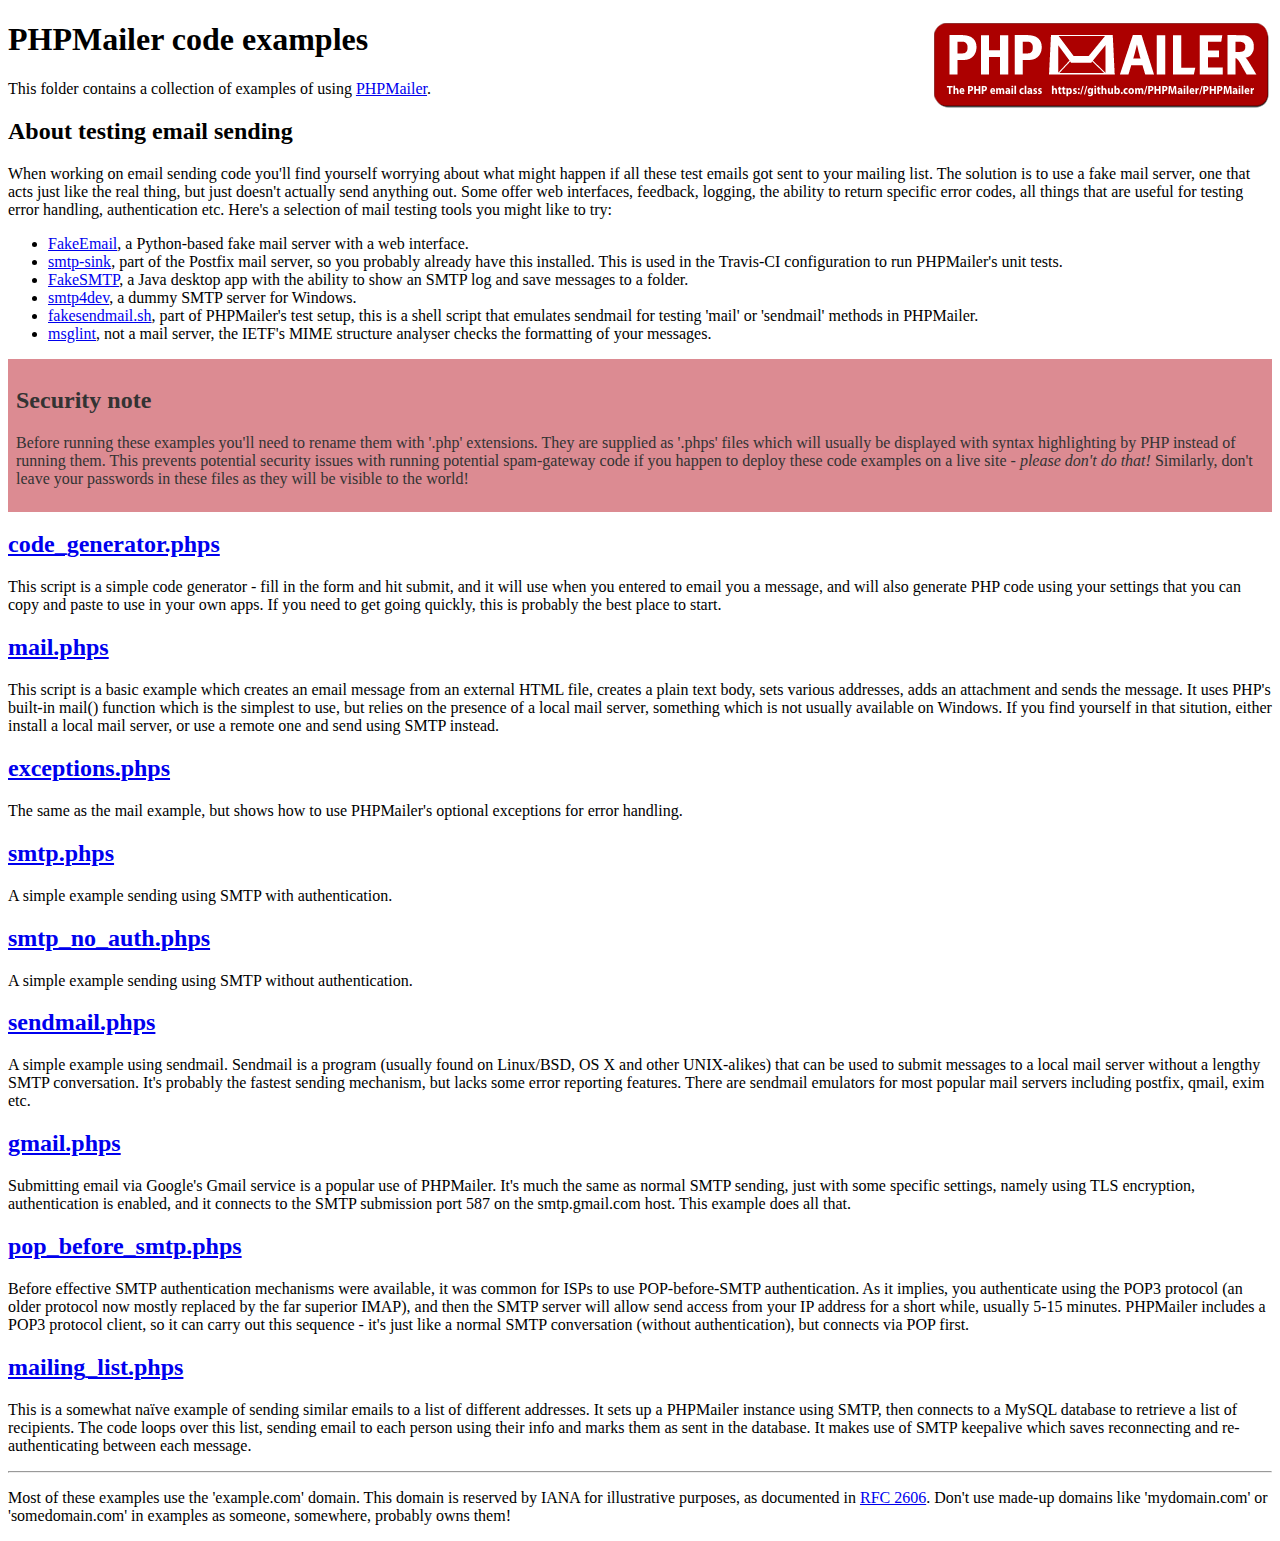
<file: Class/PHPMailer-master/examples/index.html>
<!DOCTYPE html>
<html>
<head>
	<meta http-equiv="Content-Type" content="text/html; charset=utf-8" />
	<title>PHPMailer Examples</title>
</head>
<body>
<h1>PHPMailer code examples<a href="https://github.com/PHPMailer/PHPMailer"><img src="images/phpmailer.png" style="float:right; border:0;" alt="PHPMailer logo"></a></h1>
<p>This folder contains a collection of examples of using <a href="https://github.com/PHPMailer/PHPMailer">PHPMailer</a>.</p>
<h2>About testing email sending</h2>
<p>When working on email sending code you'll find yourself worrying about what might happen if all these test emails got sent to your mailing list. The solution is to use a fake mail server, one that acts just like the real thing, but just doesn't actually send anything out. Some offer web interfaces, feedback, logging, the ability to return specific error codes, all things that are useful for testing error handling, authentication etc. Here's a selection of mail testing tools you might like to try:</p>
<ul>
  <li><a href="https://github.com/isotoma/FakeEmail">FakeEmail</a>, a Python-based fake mail server with a web interface.</li>
  <li><a href="http://www.postfix.org/smtp-sink.1.html">smtp-sink</a>, part of the Postfix mail server, so you probably already have this installed. This is used in the Travis-CI configuration to run PHPMailer's unit tests.</li>
  <li><a href="https://github.com/Nilhcem/FakeSMTP">FakeSMTP</a>, a Java desktop app with the ability to show an SMTP log and save messages to a folder.</li>
  <li><a href="http://smtp4dev.codeplex.com">smtp4dev</a>, a dummy SMTP server for Windows.</li>
  <li><a href="https://github.com/PHPMailer/PHPMailer/blob/master/test/fakesendmail.sh">fakesendmail.sh</a>, part of PHPMailer's test setup, this is a shell script that emulates sendmail for testing 'mail' or 'sendmail' methods in PHPMailer.</li>
  <li><a href="http://tools.ietf.org/tools/msglint/">msglint</a>, not a mail server, the IETF's MIME structure analyser checks the formatting of your messages.</li>
</ul>
<div style="padding: 8px; color: #333333; background-color: #dc8b92">
<h2>Security note</h2>
<p>Before running these examples you'll need to rename them with '.php' extensions. They are supplied as '.phps' files which will usually be displayed with syntax highlighting by PHP instead of running them. This prevents potential security issues with running potential spam-gateway code if you happen to deploy these code examples on a live site - <em>please don't do that!</em> Similarly, don't leave your passwords in these files as they will be visible to the world!</p>
</div>
<h2><a href="code_generator.phps">code_generator.phps</a></h2>
<p>This script is a simple code generator - fill in the form and hit submit, and it will use when you entered to email you a message, and will also generate PHP code using your settings that you can copy and paste to use in your own apps. If you need to get going quickly, this is probably the best place to start.</p>
<h2><a href="mail.phps">mail.phps</a></h2>
<p>This script is a basic example which creates an email message from an external HTML file, creates a plain text body, sets various addresses, adds an attachment and sends the message. It uses PHP's built-in mail() function which is the simplest to use, but relies on the presence of a local mail server, something which is not usually available on Windows. If you find yourself in that sitution, either install a local mail server, or use a remote one and send using SMTP instead.</p>
<h2><a href="exceptions.phps">exceptions.phps</a></h2>
<p>The same as the mail example, but shows how to use PHPMailer's optional exceptions for error handling.</p>
<h2><a href="smtp.phps">smtp.phps</a></h2>
<p>A simple example sending using SMTP with authentication.</p>
<h2><a href="smtp_no_auth.phps">smtp_no_auth.phps</a></h2>
<p>A simple example sending using SMTP without authentication.</p>
<h2><a href="sendmail.phps">sendmail.phps</a></h2>
<p>A simple example using sendmail. Sendmail is a program (usually found on Linux/BSD, OS X and other UNIX-alikes) that can be used to submit messages to a local mail server without a lengthy SMTP conversation. It's probably the fastest sending mechanism, but lacks some error reporting features. There are sendmail emulators for most popular mail servers including postfix, qmail, exim etc.</p>
<h2><a href="gmail.phps">gmail.phps</a></h2>
<p>Submitting email via Google's Gmail service is a popular use of PHPMailer. It's much the same as normal SMTP sending, just with some specific settings, namely using TLS encryption, authentication is enabled, and it connects to the SMTP submission port 587 on the smtp.gmail.com host. This example does all that.</p>
<h2><a href="pop_before_smtp.phps">pop_before_smtp.phps</a></h2>
<p>Before effective SMTP authentication mechanisms were available, it was common for ISPs to use POP-before-SMTP authentication. As it implies, you authenticate using the POP3 protocol (an older protocol now mostly replaced by the far superior IMAP), and then the SMTP server will allow send access from your IP address for a short while, usually 5-15 minutes. PHPMailer includes a POP3 protocol client, so it can carry out this sequence - it's just like a normal SMTP conversation (without authentication), but connects via POP first.</p>
<h2><a href="mailing_list.phps">mailing_list.phps</a></h2>
<p>This is a somewhat naïve example of sending similar emails to a list of different addresses. It sets up a PHPMailer instance using SMTP, then connects to a MySQL database to retrieve a list of recipients. The code loops over this list, sending email to each person using their info and marks them as sent in the database. It makes use of SMTP keepalive which saves reconnecting and re-authenticating between each message.</p>
<hr>
<p>Most of these examples use the 'example.com' domain. This domain is reserved by IANA for illustrative purposes, as documented in <a href="http://tools.ietf.org/html/rfc2606">RFC 2606</a>. Don't use made-up domains like 'mydomain.com' or 'somedomain.com' in examples as someone, somewhere, probably owns them!</p>
</body>
</html>
</file>
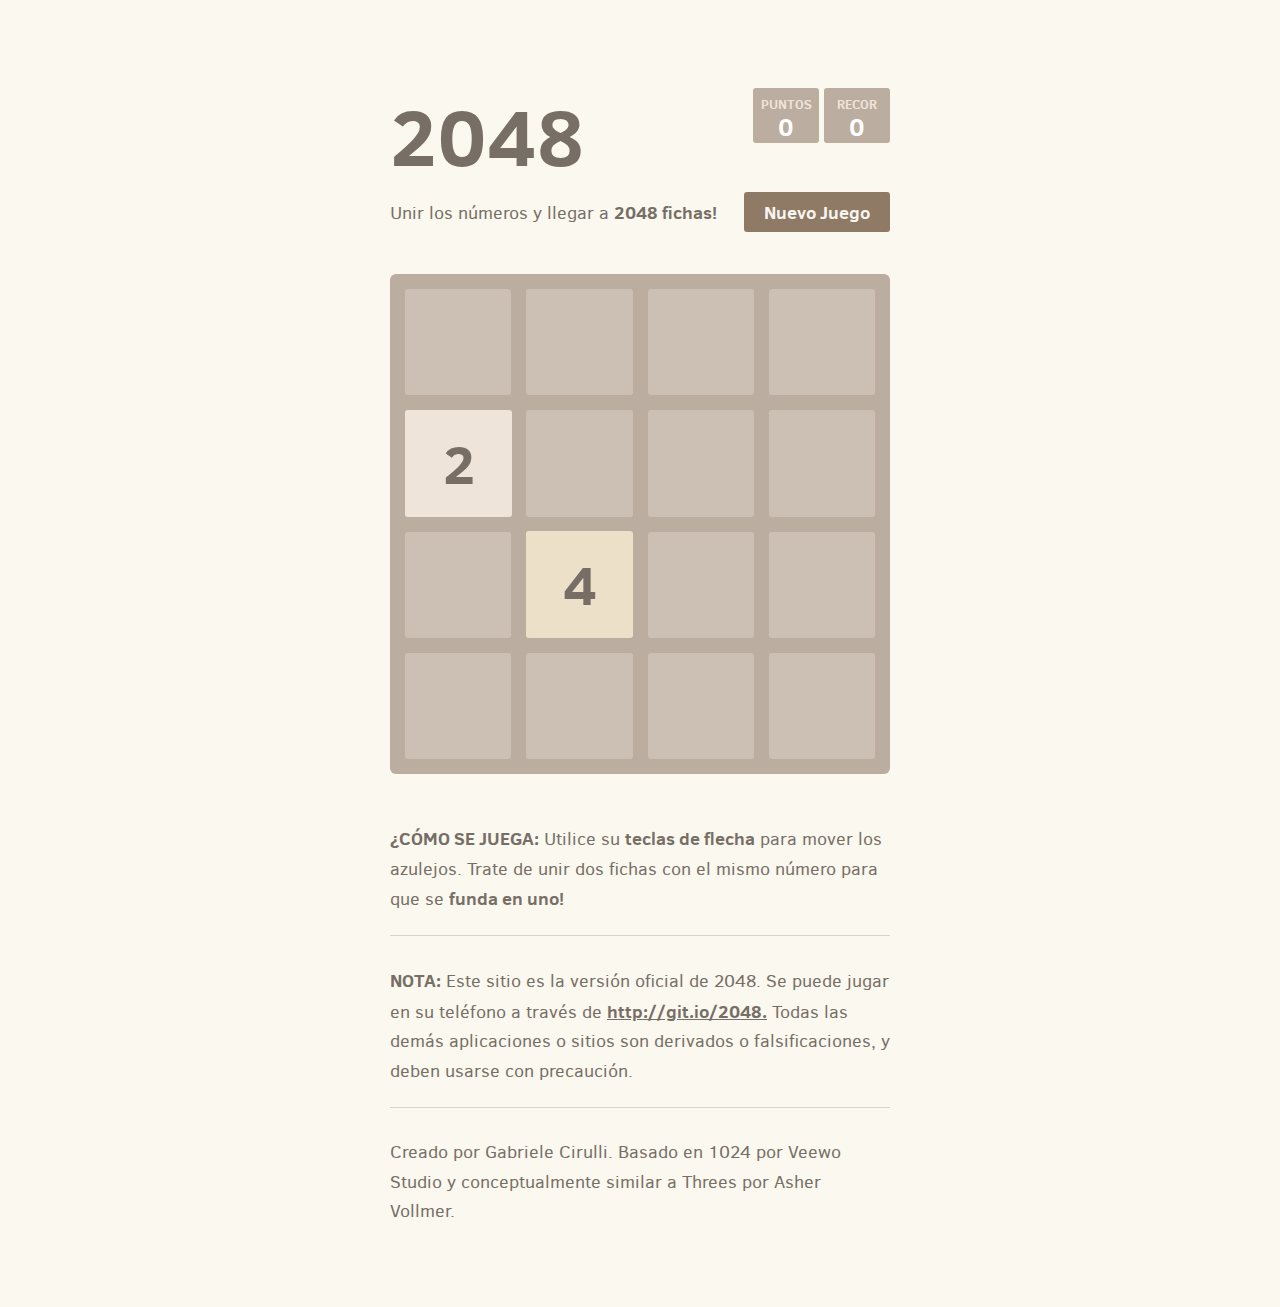
<file: Modulos/Juegos/2048-masterkkk/index.html>
<!DOCTYPE html>
<html>
<head>
  <meta charset="utf-8">
  <title>2048</title>

  <link href="style/main.css" rel="stylesheet" type="text/css">
  <link rel="shortcut icon" href="favicon.ico">
  <link rel="apple-touch-icon" href="meta/apple-touch-icon.png">
  <link rel="apple-touch-startup-image" href="meta/apple-touch-startup-image-640x1096.png" media="(device-width: 320px) and (device-height: 568px) and (-webkit-device-pixel-ratio: 2)"> <!-- iPhone 5+ -->
  <link rel="apple-touch-startup-image" href="meta/apple-touch-startup-image-640x920.png"  media="(device-width: 320px) and (device-height: 480px) and (-webkit-device-pixel-ratio: 2)"> <!-- iPhone, retina -->
  <meta name="apple-mobile-web-app-capable" content="yes">
  <meta name="apple-mobile-web-app-status-bar-style" content="black">

  <meta name="HandheldFriendly" content="True">
  <meta name="MobileOptimized" content="320">
  <meta name="viewport" content="width=device-width, target-densitydpi=160dpi, initial-scale=1.0, maximum-scale=1, user-scalable=no, minimal-ui">
</head>
<body>
  <div class="container">
    <div class="heading">
      <h1 class="title">2048</h1>
      <div class="scores-container">
        <div class="score-container">0</div>
        <div class="best-container">0</div>
      </div>
    </div>

    <div class="above-game">
      <p class="game-intro">Unir los números y llegar a <strong>2048 fichas!</strong></p>
      <a class="restart-button">Nuevo Juego</a>
    </div>

    <div class="game-container">
      <div class="game-message">
        <p></p>
        <div class="lower">
	        <a class="keep-playing-button">sigue adelante</a>
          <a class="retry-button">Inténtalo de nuevo</a>
        </div>
      </div>

      <div class="grid-container">
        <div class="grid-row">
          <div class="grid-cell"></div>
          <div class="grid-cell"></div>
          <div class="grid-cell"></div>
          <div class="grid-cell"></div>
        </div>
        <div class="grid-row">
          <div class="grid-cell"></div>
          <div class="grid-cell"></div>
          <div class="grid-cell"></div>
          <div class="grid-cell"></div>
        </div>
        <div class="grid-row">
          <div class="grid-cell"></div>
          <div class="grid-cell"></div>
          <div class="grid-cell"></div>
          <div class="grid-cell"></div>
        </div>
        <div class="grid-row">
          <div class="grid-cell"></div>
          <div class="grid-cell"></div>
          <div class="grid-cell"></div>
          <div class="grid-cell"></div>
        </div>
      </div>

      <div class="tile-container">

      </div>
    </div>

    <p class="game-explanation">
      <strong class="important">¿Cómo se juega:</strong> Utilice su <strong>teclas de flecha</strong> para mover los azulejos. Trate de unir dos fichas con el mismo número para que se <strong>
funda en uno!</strong>
    </p>
    <hr>
    <p>
    <strong class="important">Nota:</strong> Este sitio es la versión oficial de 2048. Se puede jugar en su teléfono a través de <a href="http://git.io/2048">http://git.io/2048.</a> Todas las demás aplicaciones o sitios son derivados o falsificaciones, y deben usarse con precaución.
    </p>
    <hr>
    <p>
    Creado por Gabriele Cirulli. Basado en 1024 por Veewo Studio y conceptualmente similar a Threes por Asher Vollmer.
    </p>
  </div>

  <script src="js/bind_polyfill.js"></script>
  <script src="js/classlist_polyfill.js"></script>
  <script src="js/animframe_polyfill.js"></script>
  <script src="js/keyboard_input_manager.js"></script>
  <script src="js/html_actuator.js"></script>
  <script src="js/grid.js"></script>
  <script src="js/tile.js"></script>
  <script src="js/local_storage_manager.js"></script>
  <script src="js/game_manager.js"></script>
  <script src="js/application.js"></script>
</body>
</html>
</file>
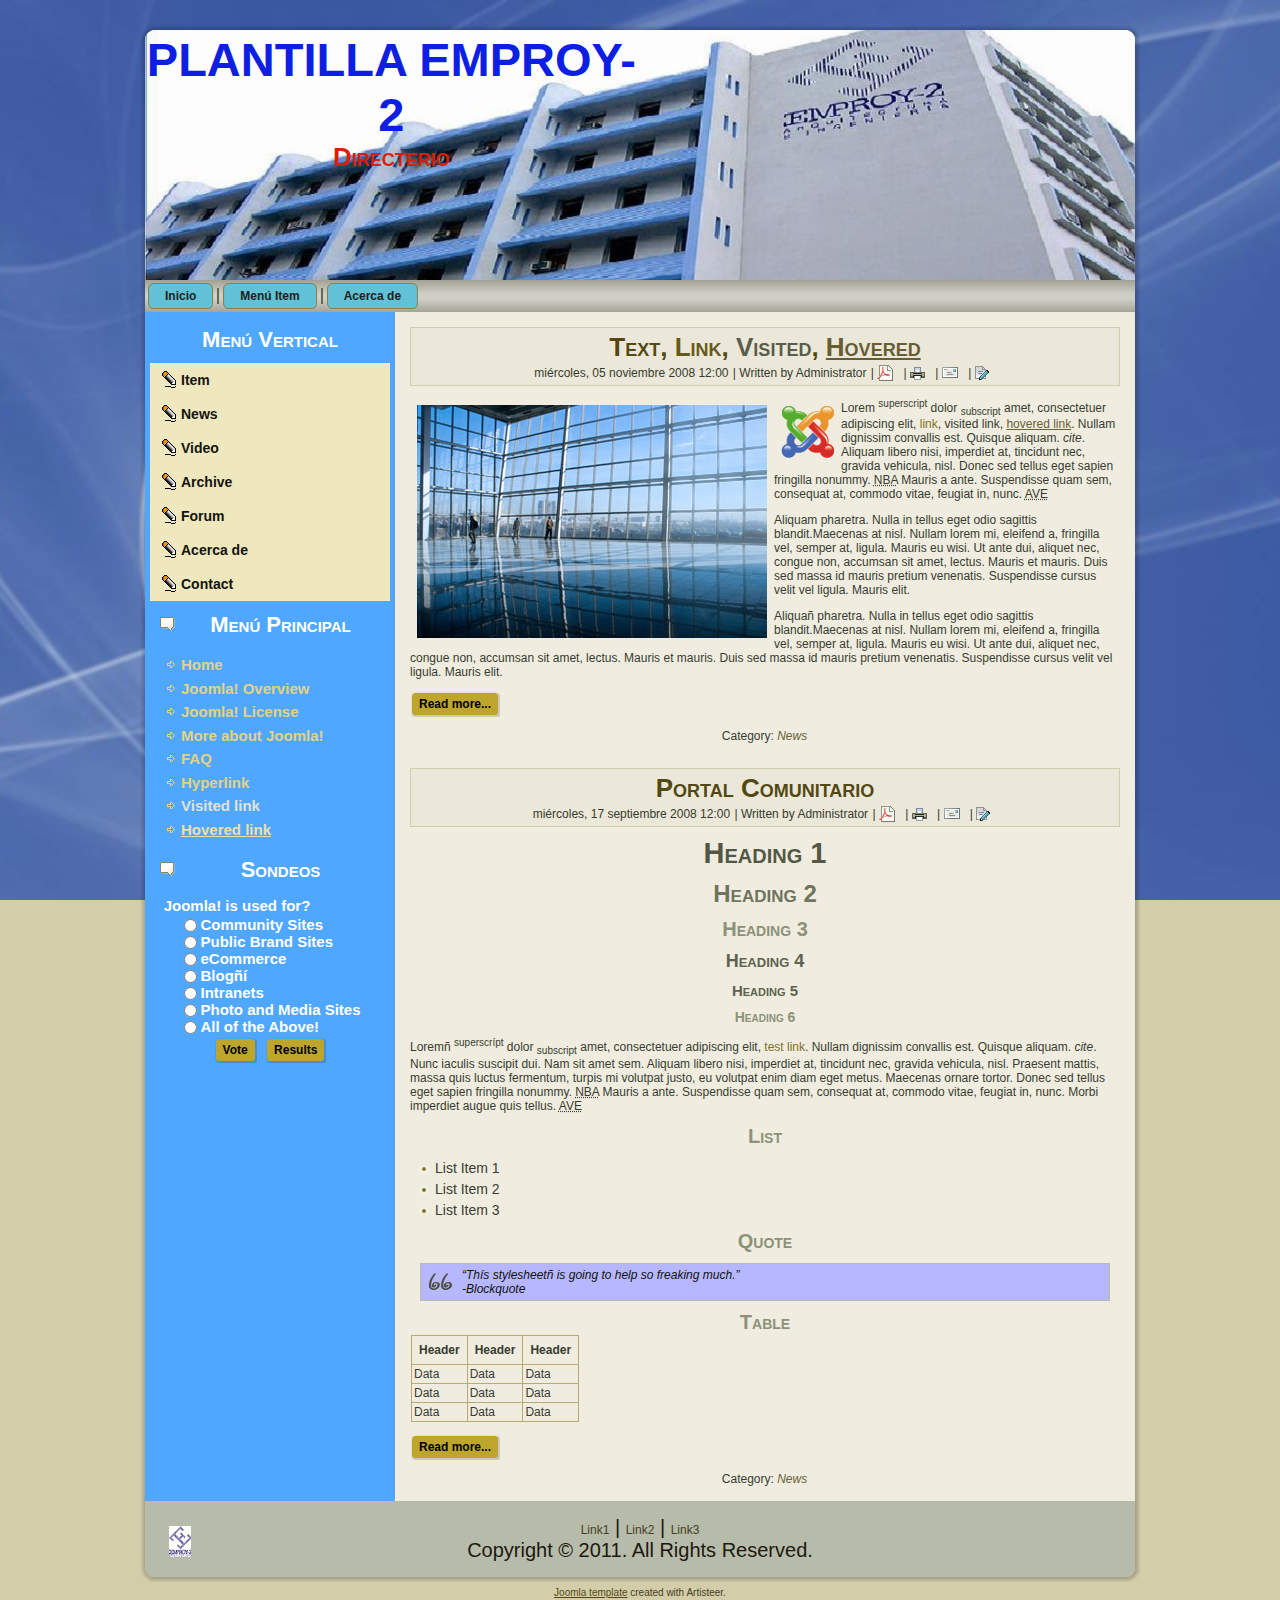
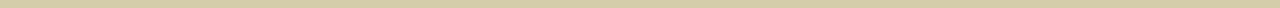
<file: page.html>
<!DOCTYPE html PUBLIC "-//W3C//DTD XHTML 1.0 Transitional//EN" "http://www.w3.org/TR/xhtml1/DTD/xhtml1-transitional.dtd"[]>
<html xmlns="http://www.w3.org/1999/xhtml" dir="ltr" lang="en-US" xml:lang="en">
<head>
    <!--
    Created by Artisteer v3.1.0.45994
    Base template (without user's data) checked by http://validator.w3.org : "This page is valid XHTML 1.0 Transitional"
    -->
    <meta http-equiv="Content-Type" content="text/html; charset=UTF-8" />
    <title>New Page</title>



    <link rel="stylesheet" href="style.css" type="text/css" media="screen" />
    <!--[if IE 6]><link rel="stylesheet" href="style.ie6.css" type="text/css" media="screen" /><![endif]-->
    <!--[if IE 7]><link rel="stylesheet" href="style.ie7.css" type="text/css" media="screen" /><![endif]-->

    <script type="text/javascript" src="jquery.js"></script>
    <script type="text/javascript" src="script.js"></script>

</head>
<body>
<div id="art-main">
    <div class="cleared reset-box"></div>
    <div class="art-box art-sheet">
        <div class="art-box-body art-sheet-body">
            <div class="art-header">
                <div class="art-logo">
                                                 <h1 class="art-logo-name"><a href="#">Plantilla Emproy-2</a></h1>
                                                                         <h2 class="art-logo-text">Directerio</h2>
                                                </div>
                
            </div>
            <div class="cleared reset-box"></div>
<div class="art-bar art-nav">
<div class="art-nav-outer">
	<ul class="art-hmenu">
		<li>
			<a href="#" class="active">Inicio</a>
		</li>	
		<li>
			<a href="#">Menú Item</a>
			<ul>
				<li>
                    <a href="#">Menú Subitem 1</a>
			<ul>
				<li>
                    <a href="#">Menú Subitem 1.1</a>

                </li>
				<li>
                    <a href="#">Menú Subitem 1.2</a>

                </li>
				<li>
                    <a href="#">Menú Subitem 1.3</a>

                </li>
			</ul>

                </li>
				<li>
                    <a href="#">Menú Subitem 2</a>

                </li>
				<li>
                    <a href="#">Menú Subitem 3</a>

                </li>
			</ul>
		</li>	
		<li>
			<a href="#">Acerca de</a>
		</li>	
	</ul>
</div>
</div>
<div class="cleared reset-box"></div>
<div class="art-layout-wrapper">
                <div class="art-content-layout">
                    <div class="art-content-layout-row">
                        <div class="art-layout-cell art-sidebar1">
<div class="art-box art-vmenublock">
    <div class="art-box-body art-vmenublock-body">
                <div class="art-bar art-vmenublockheader">
                    <h3 class="t">Menú Vertical</h3>
                </div>
                <div class="art-box art-vmenublockcontent">
                    <div class="art-box-body art-vmenublockcontent-body">
                <ul class="art-vmenu">
	<li>
		<a href="#">Item</a>
		<ul>
			<li>
                <a href="#">Subitem 1</a>

            </li>
			<li>
                <a href="#">Subitem 2</a>

            </li>
			<li>
                <a href="#">Subitem 3</a>

            </li>
		</ul>
	</li>	
	<li>
		<a href="#">News</a>
		<ul>
			<li>
                <a href="#">Top 10</a>

            </li>
		</ul>
	</li>	
	<li>
		<a href="#">Video</a>
	</li>	
	<li>
		<a href="#">Archive</a>
		<ul>
			<li>
                <a href="#">2008</a>
		<ul>
			<li>
                <a href="#">January</a>

            </li>
			<li>
                <a href="#">February</a>

            </li>
			<li>
                <a href="#">March</a>

            </li>
		</ul>

            </li>
			<li>
                <a href="#">2007</a>
		<ul>
			<li>
                <a href="#">January</a>

            </li>
			<li>
                <a href="#">February</a>

            </li>
			<li>
                <a href="#">March</a>

            </li>
		</ul>

            </li>
			<li>
                <a href="#">2006</a>
		<ul>
			<li>
                <a href="#">January</a>

            </li>
			<li>
                <a href="#">February</a>

            </li>
			<li>
                <a href="#">March</a>

            </li>
		</ul>

            </li>
		</ul>
	</li>	
	<li>
		<a href="#">Forum</a>
	</li>	
	<li>
		<a href="#">Acerca de</a>
	</li>	
	<li>
		<a href="#">Contact</a>
	</li>	
</ul>
                
                                		<div class="cleared"></div>
                    </div>
                </div>
		<div class="cleared"></div>
    </div>
</div>
<div class="art-box art-block">
    <div class="art-box-body art-block-body">
                <div class="art-bar art-blockheader">
                    <h3 class="t">Menú Principal</h3>
                </div>
                <div class="art-box art-blockcontent">
                    <div class="art-box-body art-blockcontent-body">
                <ul>
  <li class="active">
    <a href="#">
      <span>Home</span>
    </a>
  </li>
  <li class="parent">
    <a href="#">
      <span>Joomla! Overview</span>
    </a>
  </li>
  <li>
    <a href="#">
      <span>Joomla! License</span>
    </a>
  </li>
  <li>
    <a href="#">
      <span>More about Joomla!</span>
    </a>
  </li>
  <li>
    <a href="#">
      <span>FAQ</span>
    </a>
  </li>
  <li>
    <a href="#">
      <span>Hyperlink</span>
    </a>
  </li>
  <li>
    <a href="#" class="visited">
      <span>Visited link</span>
    </a>
  </li>
  <li>
    <a href="#" class="hover">
      <span>Hovered link</span>
    </a>
  </li>

</ul>                
                                		<div class="cleared"></div>
                    </div>
                </div>
		<div class="cleared"></div>
    </div>
</div>
<div class="art-box art-block">
    <div class="art-box-body art-block-body">
                <div class="art-bar art-blockheader">
                    <h3 class="t">Sondeos</h3>
                </div>
                <div class="art-box art-blockcontent">
                    <div class="art-box-body art-blockcontent-body">
                <form action="index.php" method="post" name="form2">
  <table width="95%" border="0" cellspacing="0" cellpadding="1" align="center" class="poll">
    <thead>
      <tr>
        <td style="font-weight: bold;">Joomla! is used for?</td>
      </tr>
    </thead>
    <tr>
      <td align="center">
        <table class="pollstableborder" cellspacing="0" cellpadding="0" border="0">
          <tr>
            <td class="sectiontableentry2" valign="top">
              <input type="radio" name="voteid" id="voteid1" value="1" alt="1" />
            </td>
            <td class="sectiontableentry2" valign="top">
              <label for="voteid1">Community Sites</label>
            </td>
          </tr>
          <tr>
            <td class="sectiontableentry1" valign="top">
              <input type="radio" name="voteid" id="voteid2" value="2" alt="2" />
            </td>
            <td class="sectiontableentry1" valign="top">
              <label for="voteid2">Public Brand Sites</label>
            </td>
          </tr>
          <tr>
            <td class="sectiontableentry2" valign="top">
              <input type="radio" name="voteid" id="voteid3" value="3" alt="3" />
            </td>
            <td class="sectiontableentry2" valign="top">
              <label for="voteid3">eCommerce</label>
            </td>
          </tr>
          <tr>
            <td class="sectiontableentry1" valign="top">
              <input type="radio" name="voteid" id="voteid4" value="4" alt="4" />
            </td>
            <td class="sectiontableentry1" valign="top">
              <label for="voteid4">Blogñí</label>
            </td>
          </tr>
          <tr>
            <td class="sectiontableentry2" valign="top">
              <input type="radio" name="voteid" id="voteid5" value="5" alt="5" />
            </td>
            <td class="sectiontableentry2" valign="top">
              <label for="voteid5">Intranets</label>
            </td>
          </tr>
          <tr>
            <td class="sectiontableentry1" valign="top">
              <input type="radio" name="voteid" id="voteid6" value="6" alt="6" />
            </td>
            <td class="sectiontableentry1" valign="top">
              <label for="voteid6">Photo and Media Sites</label>
            </td>
          </tr>
          <tr>
            <td class="sectiontableentry2" valign="top">
              <input type="radio" name="voteid" id="voteid7" value="7" alt="7" />
            </td>
            <td class="sectiontableentry2" valign="top">
              <label for="voteid7">All of the Above!</label>
            </td>
          </tr>
        </table>
      </td>
    </tr>
    <tr>
      <td>
        <div align="center">
          <span class="art-button-wrapper">
            <span class="art-button-l"> </span>
            <span class="art-button-r"> </span>
            <input type="submit" name="task_button" class="art-button" value="Vote" />
          </span> 
          <span class="art-button-wrapper">
            <span class="art-button-l"> </span>
            <span class="art-button-r"> </span>
            <input type="button" name="option" class="art-button" value="Results" />
          </span>
        </div>
      </td>
    </tr>
  </table>
</form>                
                                		<div class="cleared"></div>
                    </div>
                </div>
		<div class="cleared"></div>
    </div>
</div>

                          <div class="cleared"></div>
                        </div>
                        <div class="art-layout-cell art-content">
<div class="art-box art-post">
    <div class="art-box-body art-post-body">
<div class="art-post-inner art-article">
                                <div class="art-postmetadataheader">
                                        <h2 class="art-postheader">Text, <a href="#">Link</a>, <a class="visited" href="#">Visited</a>, <a class="hovered" href="#">Hovered</a>
                                        </h2>
                                                                                <div class="art-postheadericons art-metadata-icons">
                        <span class="art-postdateicon">miércoles, 05 noviembre 2008 12:00</span> | <span class="art-postauthoricon"> Written by Administrator</span> | <span class="art-postpdficon"></span> | <span class="art-postprinticon"></span> | <span class="art-postemailicon"></span> | <span class="art-postediticon"></span>
                    </div>
                                    </div>
                                <div class="art-postcontent">

<img src="images/preview.jpg" alt="an image" id="preview-image" />
    <img src="./images/Joomla.png" alt="an image" class="preview-cms-logo" />
    <p>Lorem <sup>superscript</sup> dolor <sub>subscript</sub> amet, consectetuer adipiscing
        elit, <a href="#" title="link">link</a>, <a class="visited" href="#" title="visited link">visited link</a>,
 <a class="hover" href="#" title="hovered link">hovered link</a>. Nullam dignissim convallis est.
        Quisque aliquam. <cite>cite</cite>. Aliquam libero nisi, imperdiet at, tincidunt nec, gravida vehicula, nisl.
        Donec sed tellus eget sapien fringilla nonummy. <acronym title="National Basketball Association">NBA</acronym> Mauris a
        ante. Suspendisse quam sem, consequat at, commodo vitae, feugiat in, nunc.
        <abbr title="Avenue">
            AVE</abbr></p>
	
	<p>Aliquam pharetra. Nulla in tellus eget odio sagittis blandit.Maecenas at nisl. Nullam lorem mi, eleifend a,
    fringilla vel, semper at, ligula. Mauris eu wisi. Ut ante dui, aliquet nec, congue non,
    accumsan sit amet, lectus. Mauris et mauris. Duis sed massa id mauris pretium venenatis.
    Suspendisse cursus velit vel ligula. Mauris elit.
	</p>

<p>Aliquañ pharetra. Nulla in tellus eget odio sagittis blandit.Maecenas at nisl. Nullam
 lorem mi, eleifend a, fringilla vel, semper at, ligula. Mauris eu wisi. Ut ante
 dui, aliquet nec, congue non, accumsan sit amet, lectus. Mauris et mauris. Duis
 sed massa id mauris pretium venenatis. Suspendisse cursus velit vel ligula. Mauris
 elit.</p>
  <p>
	<span class="art-button-wrapper">
		<span class="art-button-l"> </span>
		<span class="art-button-r"> </span>
		<a class="readon art-button" href="javascript:void(0)">Read more...</a>
	</span>
  </p>

                </div>
                <div class="cleared"></div>
                                <div class="art-postfootericons art-metadata-icons">
                    <span class="art-postcategoryicon">Category: <span class="art-post-metadata-category-name"><a href="#">News</a></span></span>
                </div>
                </div>

		<div class="cleared"></div>
    </div>
</div>
<div class="art-box art-post">
    <div class="art-box-body art-post-body">
<div class="art-post-inner art-article">
                                <div class="art-postmetadataheader">
                                        <h2 class="art-postheader">Portal Comunitario
                                        </h2>
                                                                                <div class="art-postheadericons art-metadata-icons">
                        <span class="art-postdateicon">miércoles, 17 septiembre 2008 12:00</span> | <span class="art-postauthoricon"> Written by Administrator</span> | <span class="art-postpdficon"></span> | <span class="art-postprinticon"></span> | <span class="art-postemailicon"></span> | <span class="art-postediticon"></span>
                    </div>
                                    </div>
                                <div class="art-postcontent">

<h1>Heading 1</h1>
    <h2>Heading 2</h2>
    <h3>Heading 3</h3>
    <h4>Heading 4</h4>
    <h5>Heading 5</h5>
    <h6>Heading 6</h6>
    <p>Loremñ <sup>superscrípt</sup> dolor <sub>subscript</sub> amet, consectetuer adipiscing
        elit, <a href="#" title="test link">test link</a>. Nullam dignissim convallis est.
        Quisque aliquam. <cite>cite</cite>. Nunc iaculis suscipit dui. Nam sit amet sem.
        Aliquam libero nisi, imperdiet at, tincidunt nec, gravida vehicula, nisl. Praesent
        mattis, massa quis luctus fermentum, turpis mi volutpat justo, eu volutpat enim
        diam eget metus. Maecenas ornare tortor. Donec sed tellus eget sapien fringilla
        nonummy. <acronym title="National Basketball Association">NBA</acronym> Mauris a
        ante. Suspendisse quam sem, consequat at, commodo vitae, feugiat in, nunc. Morbi
        imperdiet augue quis tellus.
        <abbr title="Avenue">
            AVE</abbr></p>
    <h3>List</h3>
    <ul>
        <li>List Item 1</li>
        <li>List Item 2</li>
        <li>List Item 3</li>
    </ul>
    <h3>Quote</h3>
    <blockquote>
        <p>
            “Thís stylesheetñ is going to help so freaking much.”
            <br />
            -Blockquote
        </p>
    </blockquote>
    <h3>Table</h3>
    <table class="art-article" border="0" cellspacing="0" cellpadding="0">
    <tbody>
    <tr>
    <th>Header</th>
    <th>Header</th>
    <th>Header</th>
    </tr>
    <tr>
    <td>Data</td>
    <td>Data</td>
    <td>Data</td>
    </tr>
    <tr class="even">
    <td>Data</td>
    <td>Data</td>
    <td>Data</td>
    </tr>
    <tr>
    <td>Data</td>
    <td>Data</td>
    <td>Data</td>
    </tr>
    </tbody></table>
    <p>
		<span class="art-button-wrapper">
			<span class="art-button-l"> </span>
			<span class="art-button-r"> </span>
			<a class="readon art-button" href="javascript:void(0)">Read more...</a>
		</span>
    </p>

                </div>
                <div class="cleared"></div>
                                <div class="art-postfootericons art-metadata-icons">
                    <span class="art-postcategoryicon">Category: <span class="art-post-metadata-category-name"><a href="#">News</a></span></span>
                </div>
                </div>

		<div class="cleared"></div>
    </div>
</div>

                          <div class="cleared"></div>
                        </div>
                    </div>
                </div>
            </div>
            <div class="cleared"></div>
            <div class="art-footer">
                <div class="art-footer-body">
                    <a href="#" class="art-rss-tag-icon" title="RSS"></a>
                            <div class="art-footer-text">
                                <p><a href="#">Link1</a> | <a href="#">Link2</a> | <a href="#">Link3</a></p>

<p>Copyright © 2011. All Rights Reserved.</p>
                                                            </div>
                    <div class="cleared"></div>
                </div>
            </div>
    		<div class="cleared"></div>
        </div>
    </div>
    <div class="cleared"></div>
    <p class="art-page-footer"><a href="http://www.artisteer.com/?p=joomla_templates" target="_blank">Joomla template</a> created with Artisteer.</p>
    <div class="cleared"></div>
</div>

</body>
</html>
</file>
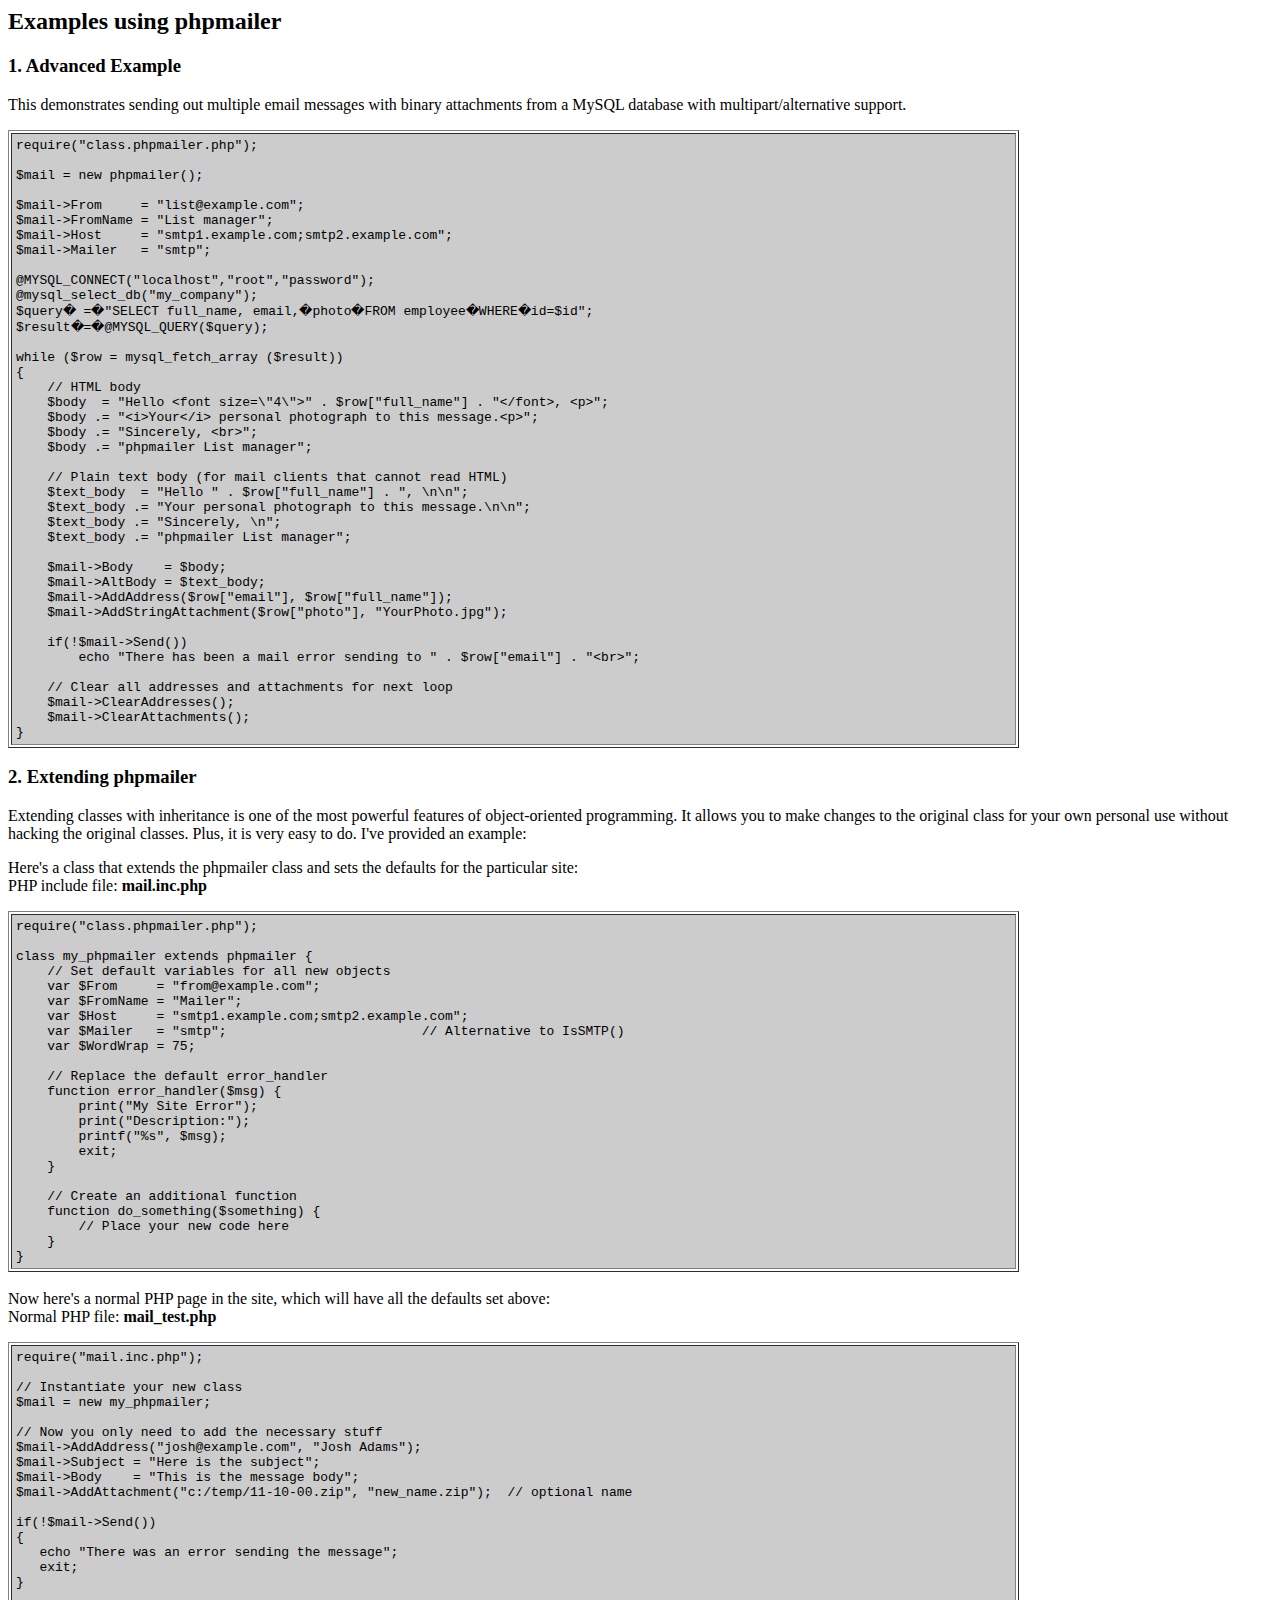
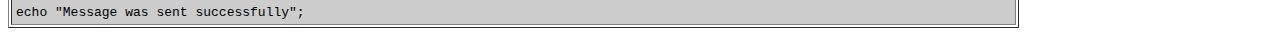
<file: Class/PHPMailer-master/docs/extending.html>
<html>
<head>
<title>Examples using phpmailer</title>
</head>

<body bgcolor="#FFFFFF">

<h2>Examples using phpmailer</h2>

<h3>1. Advanced Example</h3>
<p>

This demonstrates sending out multiple email messages with binary attachments
from a MySQL database with multipart/alternative support.<p>
<table cellpadding="4" border="1" width="80%">
<tr>
<td bgcolor="#CCCCCC">
<pre>
require("class.phpmailer.php");

$mail = new phpmailer();

$mail->From     = "list@example.com";
$mail->FromName = "List manager";
$mail->Host     = "smtp1.example.com;smtp2.example.com";
$mail->Mailer   = "smtp";

@MYSQL_CONNECT("localhost","root","password");
@mysql_select_db("my_company");
$query� =�"SELECT full_name, email,�photo�FROM employee�WHERE�id=$id";
$result�=�@MYSQL_QUERY($query);

while ($row = mysql_fetch_array ($result))
{
    // HTML body
    $body  = "Hello &lt;font size=\"4\"&gt;" . $row["full_name"] . "&lt;/font&gt;, &lt;p&gt;";
    $body .= "&lt;i&gt;Your&lt;/i&gt; personal photograph to this message.&lt;p&gt;";
    $body .= "Sincerely, &lt;br&gt;";
    $body .= "phpmailer List manager";

    // Plain text body (for mail clients that cannot read HTML)
    $text_body  = "Hello " . $row["full_name"] . ", \n\n";
    $text_body .= "Your personal photograph to this message.\n\n";
    $text_body .= "Sincerely, \n";
    $text_body .= "phpmailer List manager";

    $mail->Body    = $body;
    $mail->AltBody = $text_body;
    $mail->AddAddress($row["email"], $row["full_name"]);
    $mail->AddStringAttachment($row["photo"], "YourPhoto.jpg");

    if(!$mail->Send())
        echo "There has been a mail error sending to " . $row["email"] . "&lt;br&gt;";

    // Clear all addresses and attachments for next loop
    $mail->ClearAddresses();
    $mail->ClearAttachments();
}
</pre>
</td>
</tr>
</table>
<p>

<h3>2. Extending phpmailer</h3>
<p>

Extending classes with inheritance is one of the most
powerful features of object-oriented
programming.  It allows you to make changes to the
original class for your
own personal use without hacking the original
classes.  Plus, it is very
easy to do. I've provided an example:

<p>
Here's a class that extends the phpmailer class and sets the defaults
for the particular site:<br>
PHP include file: <b>mail.inc.php</b>
<p>

<table cellpadding="4" border="1" width="80%">
<tr>
<td bgcolor="#CCCCCC">
<pre>
require("class.phpmailer.php");

class my_phpmailer extends phpmailer {
    // Set default variables for all new objects
    var $From     = "from@example.com";
    var $FromName = "Mailer";
    var $Host     = "smtp1.example.com;smtp2.example.com";
    var $Mailer   = "smtp";                         // Alternative to IsSMTP()
    var $WordWrap = 75;

    // Replace the default error_handler
    function error_handler($msg) {
        print("My Site Error");
        print("Description:");
        printf("%s", $msg);
        exit;
    }

    // Create an additional function
    function do_something($something) {
        // Place your new code here
    }
}
</td>
</tr>
</table>
<br>

Now here's a normal PHP page in the site, which will have all the defaults set
above:<br>
Normal PHP file: <b>mail_test.php</b>
<p>

<table cellpadding="4" border="1" width="80%">
<tr>
<td bgcolor="#CCCCCC">
<pre>
require("mail.inc.php");

// Instantiate your new class
$mail = new my_phpmailer;

// Now you only need to add the necessary stuff
$mail->AddAddress("josh@example.com", "Josh Adams");
$mail->Subject = "Here is the subject";
$mail->Body    = "This is the message body";
$mail->AddAttachment("c:/temp/11-10-00.zip", "new_name.zip");  // optional name

if(!$mail->Send())
{
   echo "There was an error sending the message";
   exit;
}

echo "Message was sent successfully";
</pre>
</td>
</tr>
</table>
</p>

</body>
</html>
</file>
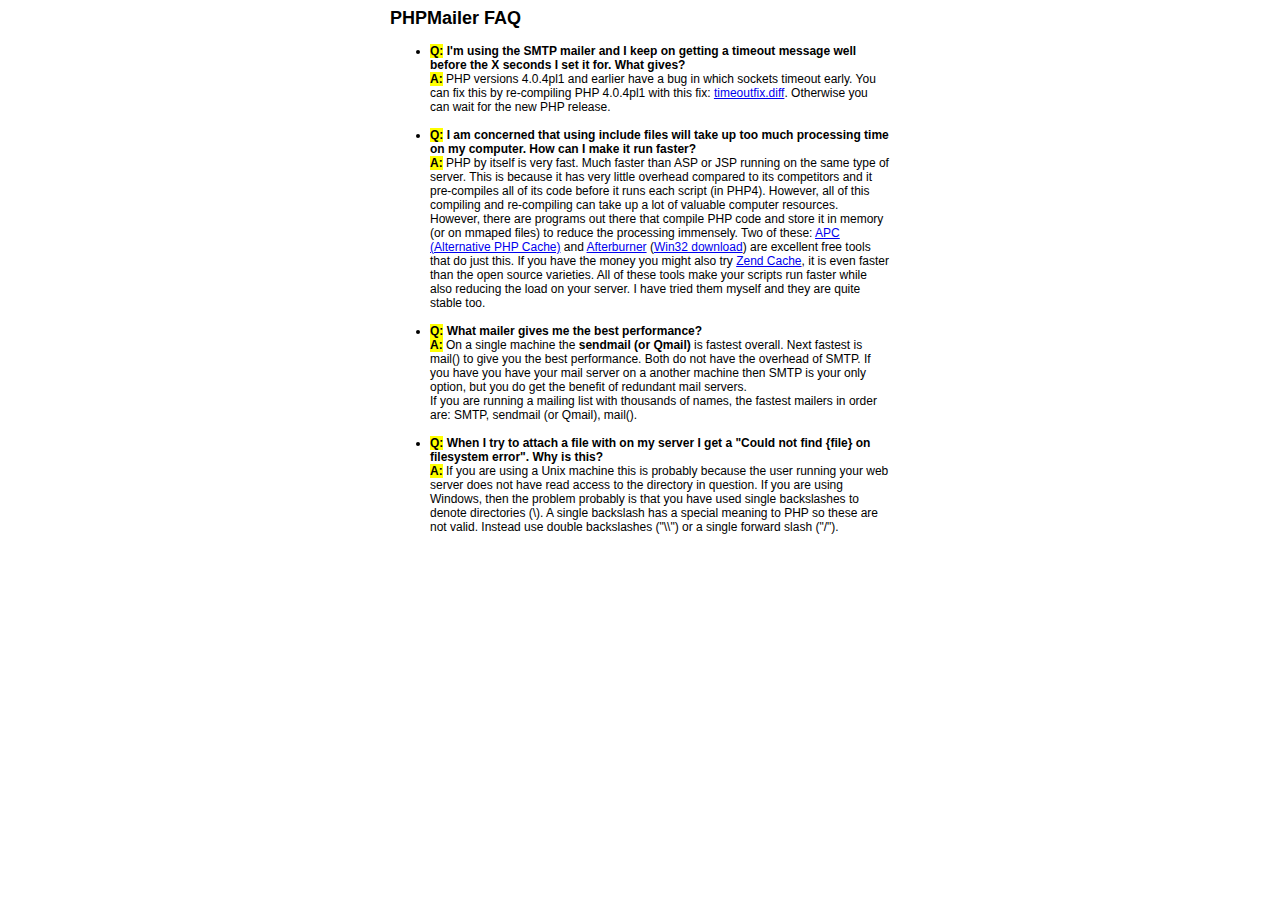
<file: Class/PHPMailer-master/docs/faq.html>
﻿<html>
<head>
<title>PHPMailer FAQ</title>
<style>
body, p {
  font-family: Arial, Helvetica, sans-serif;
  font-size: 12px;
}
div.width {
  width: 500px;
  text-align: left;
}
</style>
</head>
<body bgcolor="#FFFFFF">
<center>
<div class="width">
<h2>PHPMailer FAQ</h2>
<ul>

  <li><b style="background-color: #FFFF00">Q:</b> <b>I&#039;m using the SMTP mailer and I keep on getting a timeout message
  well before the X seconds I set it for.  What gives?</b><br />
  <b style="background-color: #FFFF00">A:</b> PHP versions 4.0.4pl1 and earlier have a bug in which sockets timeout
  early.  You can fix this by re-compiling PHP 4.0.4pl1 with this fix:
  <a href="timeoutfix.diff">timeoutfix.diff</a>. Otherwise you can wait for the new PHP release.<br /><br /></li>

  <li><b style="background-color: #FFFF00">Q:</b> <b>I am concerned that using include files will take up too much
  processing time on my computer.  How can I make it run faster?</b><br />
  <b style="background-color: #FFFF00">A:</b>  PHP by itself is very fast.  Much faster than ASP or JSP running on
  the same type of server.  This is because it has very little overhead compared
  to its competitors and it pre-compiles all of
  its code before it runs each script (in PHP4).  However, all of
  this compiling and re-compiling can take up a lot of valuable
  computer resources.  However, there are programs out there that compile
  PHP code and store it in memory (or on mmaped files) to reduce the
  processing immensely.  Two of these: <a href="http://apc.communityconnect.com">APC
  (Alternative PHP Cache)</a> and <a href="http://bwcache.bware.it/index.htm">Afterburner</a>
  (<a href="http://www.mm4.de/php4win/mod_php4_win32/">Win32 download</a>)
  are excellent free tools that do just this.  If you have the money
  you might also try <a href="http://www.zend.com">Zend Cache</a>, it is
  even faster than the open source varieties.  All of these tools make your
  scripts run faster while also reducing the load on your server. I have tried
  them myself and they are quite stable too.<br /><br /></li>

  <li><b style="background-color: #FFFF00">Q:</b> <b>What mailer gives me the best performance?</b><br />
  <b style="background-color: #FFFF00">A:</b> On a single machine the <b>sendmail (or Qmail)</b> is fastest overall.
  Next fastest is mail() to give you the best performance. Both do not have the overhead of SMTP.
  If you have you have your mail server on a another machine then
  SMTP is your only option, but you do get the benefit of redundant mail servers.<br />
  If you are running a mailing list with thousands of names, the fastest mailers in order are: SMTP, sendmail (or Qmail), mail().<br /><br /></li>

  <li><b style="background-color: #FFFF00">Q:</b> <b>When I try to attach a file with on my server I get a
  "Could not find {file} on filesystem error".  Why is this?</b><br />
  <b style="background-color: #FFFF00">A:</b> If you are using a Unix machine this is probably because the user
  running your web server does not have read access to the directory in question.  If you are using Windows,
  then the problem probably is that you have used single backslashes to denote directories (\).
  A single backslash has a special meaning to PHP so these are not
  valid.  Instead use double backslashes ("\\") or a single forward
  slash ("/").<br /><br /></li>

</ul>

</div>
</center>

</body>
</html>
</file>
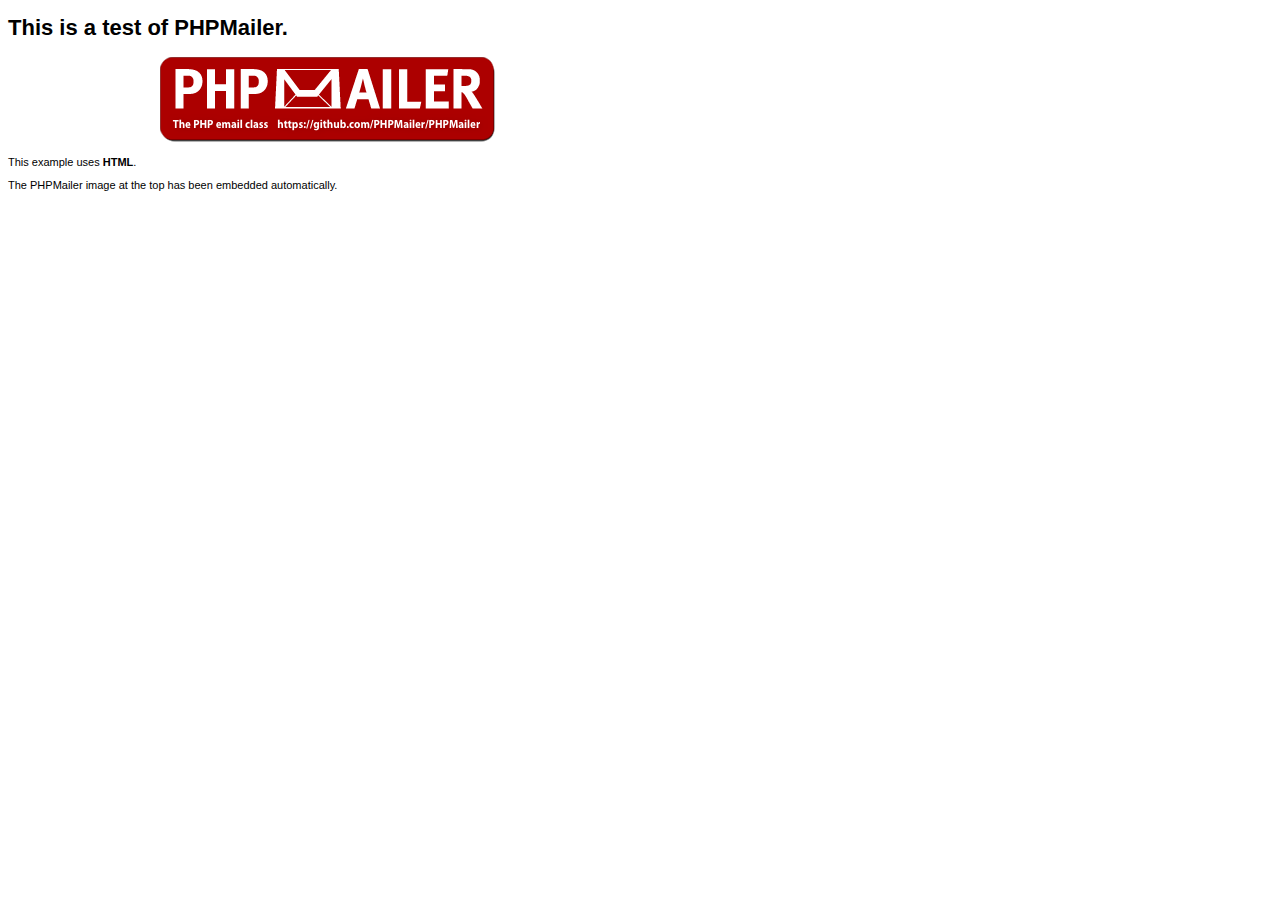
<file: Class/PHPMailer-master/examples/contents.html>
<!DOCTYPE HTML PUBLIC "-//W3C//DTD HTML 4.01 Transitional//EN" "http://www.w3.org/TR/html4/loose.dtd">
<html>
<head>
  <meta http-equiv="Content-Type" content="text/html; charset=utf-8">
  <title>PHPMailer Test</title>
</head>
<body>
  <div style="width: 640px; font-family: Arial, Helvetica, sans-serif; font-size: 11px;">
    <h1>This is a test of PHPMailer.</h1>
    <div align="center">
      <a href="https://github.com/PHPMailer/PHPMailer/"><img src="images/phpmailer.png" height="90" width="340" alt="PHPMailer rocks"></a>
    </div>
    <p>This example uses <strong>HTML</strong>.</p>
    <p>The PHPMailer image at the top has been embedded automatically.</p>
  </div>
</body>
</html>
</file>
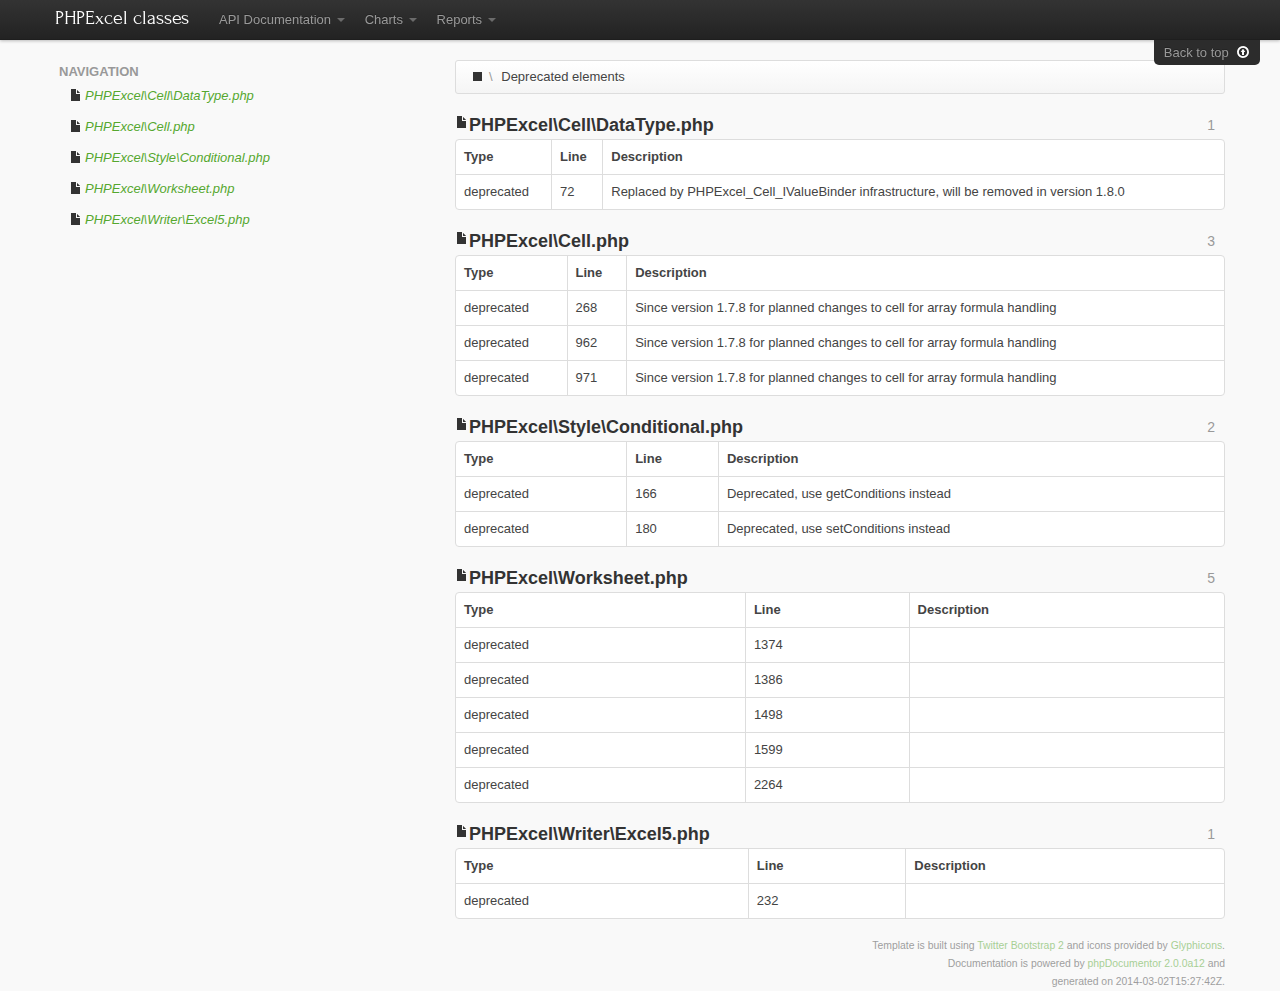
<file: Class/PHPExcel_1.8.0_doc/Documentation/API/deprecated.html>
<!DOCTYPE html><html lang="en">
<head>
<meta http-equiv="Content-Type" content="text/html; charset=UTF-8">
<meta name="viewport" content="width=device-width; initial-scale=1.0; maximum-scale=1.0; user-scalable=0;">
<meta charset="utf-8">
<title>PHPExcel classes</title>
<meta name="author" content="Mike van Riel">
<meta name="description" content="">
<link href="css/template.css" rel="stylesheet" media="all">
<script src="js/jquery-1.7.1.min.js" type="text/javascript"></script><script src="js/jquery-ui-1.8.2.custom.min.js" type="text/javascript"></script><script src="js/jquery.mousewheel.min.js" type="text/javascript"></script><script src="js/bootstrap.js" type="text/javascript"></script><script src="js/template.js" type="text/javascript"></script><script src="js/prettify/prettify.min.js" type="text/javascript"></script><link rel="shortcut icon" href="img/favicon.ico">
<link rel="apple-touch-icon" href="img/apple-touch-icon.png">
<link rel="apple-touch-icon" sizes="72x72" href="img/apple-touch-icon-72x72.png">
<link rel="apple-touch-icon" sizes="114x114" href="img/apple-touch-icon-114x114.png">
</head>
<body>
<div class="navbar navbar-fixed-top">
<div class="navbar-inner"><div class="container">
<a class="btn btn-navbar" data-toggle="collapse" data-target=".nav-collapse"><span class="icon-bar"></span><span class="icon-bar"></span><span class="icon-bar"></span></a><a class="brand" href="index.html">PHPExcel classes</a><div class="nav-collapse"><ul class="nav">
<li class="dropdown">
<a href="#api" class="dropdown-toggle" data-toggle="dropdown">
                                    API Documentation <b class="caret"></b></a><ul class="dropdown-menu">
<li><a>Packages</a></li>
<li><a href="packages/Default.html"><i class="icon-folder-open"></i> Default</a></li>
<li><a href="packages/JAMA.html"><i class="icon-folder-open"></i> JAMA</a></li>
<li><a href="packages/JAMA%0D%0ACholesky%20decomposition%20class%0D%0AFor%20a%20symmetric,%20positive%20definite%20matrix%20A,%20the%20Cholesky%20decomposition%0D%0Ais%20an%20lower%20triangular%20matrix%20L%20so%20that%20A%20=%20L*L'.html"><i class="icon-folder-open"></i> JAMA
Cholesky decomposition class
For a symmetric, positive definite matrix A, the Cholesky decomposition
is an lower triangular matrix L so that A = L*L'</a></li>
<li><a href="packages/JAMA%0D%0AClass%20to%20obtain%20eigenvalues%20and%20eigenvectors%20of%20a%20real%20matrix.html"><i class="icon-folder-open"></i> JAMA
Class to obtain eigenvalues and eigenvectors of a real matrix</a></li>
<li><a href="packages/JAMA%0D%0AError%20handling.html"><i class="icon-folder-open"></i> JAMA
Error handling</a></li>
<li><a href="packages/JAMA%0D%0AFor%20an%20m-by-n%20matrix%20A%20with%20m%20&gt;=%20n,%20the%20LU%20decomposition%20is%20an%20m-by-n%0D%0Aunit%20lower%20triangular%20matrix%20L,%20an%20n-by-n%20upper%20triangular%20matrix%20U,%0D%0Aand%20a%20permutation%20vector%20piv%20of%20length%20m%20so%20that%20A(piv,:)%20=%20L*U.html"><i class="icon-folder-open"></i> JAMA
For an m-by-n matrix A with m &gt;= n, the LU decomposition is an m-by-n
unit lower triangular matrix L, an n-by-n upper triangular matrix U,
and a permutation vector piv of length m so that A(piv,:) = L*U</a></li>
<li><a href="packages/JAMA%0D%0AFor%20an%20m-by-n%20matrix%20A%20with%20m%20&gt;=%20n,%20the%20QR%20decomposition%20is%20an%20m-by-n%0D%0Aorthogonal%20matrix%20Q%20and%20an%20n-by-n%20upper%20triangular%20matrix%20R%20so%20that%0D%0AA%20=%20Q*R.html"><i class="icon-folder-open"></i> JAMA
For an m-by-n matrix A with m &gt;= n, the QR decomposition is an m-by-n
orthogonal matrix Q and an n-by-n upper triangular matrix R so that
A = Q*R</a></li>
<li><a href="packages/JAMA%0D%0AFor%20an%20m-by-n%20matrix%20A%20with%20m%20&gt;=%20n,%20the%20singular%20value%20decomposition%20is%0D%0Aan%20m-by-n%20orthogonal%20matrix%20U,%20an%20n-by-n%20diagonal%20matrix%20S,%20and%0D%0Aan%20n-by-n%20orthogonal%20matrix%20V%20so%20that%20A%20=%20U*S*V'.html"><i class="icon-folder-open"></i> JAMA
For an m-by-n matrix A with m &gt;= n, the singular value decomposition is
an m-by-n orthogonal matrix U, an n-by-n diagonal matrix S, and
an n-by-n orthogonal matrix V so that A = U*S*V'</a></li>
<li><a href="packages/JAMA%0D%0APythagorean%20Theorem:%0D%0Aa%20=%203%0D%0Ab%20=%204%0D%0Ar%20=%20sqrt(square(a)%20+%20square(b))%0D%0Ar%20=%205%0D%0Ar%20=%20sqrt(a%5E2%20+%20b%5E2)%20without%20under.overflow.html"><i class="icon-folder-open"></i> JAMA
Pythagorean Theorem:
a = 3
b = 4
r = sqrt(square(a) + square(b))
r = 5
r = sqrt(a^2 + b^2) without under/overflow</a></li>
<li><a href="packages/PHPExcel.html"><i class="icon-folder-open"></i> PHPExcel</a></li>
</ul>
</li>
<li class="dropdown" id="charts-menu">
<a href="#charts" class="dropdown-toggle" data-toggle="dropdown">
                                    Charts <b class="caret"></b></a><ul class="dropdown-menu"><li><a href="graph_class.html"><i class="icon-list-alt"></i> Class hierarchy diagram</a></li></ul>
</li>
<li class="dropdown" id="reports-menu">
<a href="#reports" class="dropdown-toggle" data-toggle="dropdown">
                                    Reports <b class="caret"></b></a><ul class="dropdown-menu">
<li><a href="errors.html"><i class="icon-remove-sign"></i> Errors 
                <span class="label label-info">551</span></a></li>
<li><a href="markers.html"><i class="icon-map-marker"></i> Markers 
                <ul>
<li>todo 
                <span class="label label-info">19</span>
</li>
<li>fixme 
                <span class="label label-info">10</span>
</li>
</ul></a></li>
<li><a href="deprecated.html"><i class="icon-stop"></i> Deprecated elements 
                <span class="label label-info">12</span></a></li>
</ul>
</li>
</ul></div>
</div></div>
<div class="go_to_top"><a href="#___" style="color: inherit">Back to top  <i class="icon-upload icon-white"></i></a></div>
</div>
<div id="___" class="container">
<noscript><div class="alert alert-warning">
                            Javascript is disabled; several features are only available
                            if Javascript is enabled.
                        </div></noscript>
<div class="row">
<div class="span4"><ul class="side-nav nav nav-list">
<li class="nav-header">Navigation</li>
<li><a href="#PHPExcel%5CCell%5CDataType.php"><i class="icon-file"></i>PHPExcel\Cell\DataType.php</a></li>
<li><a href="#PHPExcel%5CCell.php"><i class="icon-file"></i>PHPExcel\Cell.php</a></li>
<li><a href="#PHPExcel%5CStyle%5CConditional.php"><i class="icon-file"></i>PHPExcel\Style\Conditional.php</a></li>
<li><a href="#PHPExcel%5CWorksheet.php"><i class="icon-file"></i>PHPExcel\Worksheet.php</a></li>
<li><a href="#PHPExcel%5CWriter%5CExcel5.php"><i class="icon-file"></i>PHPExcel\Writer\Excel5.php</a></li>
</ul></div>
<div class="span8">
<ul class="breadcrumb">
<li>
<a href=""><i class="icon-stop"></i></a><span class="divider">\</span>
</li>
<li>Deprecated elements</li>
</ul>
<div id="marker-accordion">
<a name="PHPExcel%5CCell%5CDataType.php" id="PHPExcel\Cell\DataType.php"></a><h3>
<i class="icon-file"></i>PHPExcel\Cell\DataType.php<small style="float: right;padding-right: 10px;">1</small>
</h3>
<div><table class="table markers table-bordered">
<tr>
<th>Type</th>
<th>Line</th>
<th>Description</th>
</tr>
<tr>
<td>deprecated</td>
<td>72</td>
<td>Replaced by PHPExcel_Cell_IValueBinder infrastructure, will be removed in version 1.8.0</td>
</tr>
</table></div>
<a name="PHPExcel%5CCell.php" id="PHPExcel\Cell.php"></a><h3>
<i class="icon-file"></i>PHPExcel\Cell.php<small style="float: right;padding-right: 10px;">3</small>
</h3>
<div><table class="table markers table-bordered">
<tr>
<th>Type</th>
<th>Line</th>
<th>Description</th>
</tr>
<tr>
<td>deprecated</td>
<td>268</td>
<td>Since version 1.7.8 for planned changes to cell for array formula handling</td>
</tr>
<tr>
<td>deprecated</td>
<td>962</td>
<td>Since version 1.7.8 for planned changes to cell for array formula handling</td>
</tr>
<tr>
<td>deprecated</td>
<td>971</td>
<td>Since version 1.7.8 for planned changes to cell for array formula handling</td>
</tr>
</table></div>
<a name="PHPExcel%5CStyle%5CConditional.php" id="PHPExcel\Style\Conditional.php"></a><h3>
<i class="icon-file"></i>PHPExcel\Style\Conditional.php<small style="float: right;padding-right: 10px;">2</small>
</h3>
<div><table class="table markers table-bordered">
<tr>
<th>Type</th>
<th>Line</th>
<th>Description</th>
</tr>
<tr>
<td>deprecated</td>
<td>166</td>
<td>Deprecated, use getConditions instead</td>
</tr>
<tr>
<td>deprecated</td>
<td>180</td>
<td>Deprecated, use setConditions instead</td>
</tr>
</table></div>
<a name="PHPExcel%5CWorksheet.php" id="PHPExcel\Worksheet.php"></a><h3>
<i class="icon-file"></i>PHPExcel\Worksheet.php<small style="float: right;padding-right: 10px;">5</small>
</h3>
<div><table class="table markers table-bordered">
<tr>
<th>Type</th>
<th>Line</th>
<th>Description</th>
</tr>
<tr>
<td>deprecated</td>
<td>1374</td>
<td></td>
</tr>
<tr>
<td>deprecated</td>
<td>1386</td>
<td></td>
</tr>
<tr>
<td>deprecated</td>
<td>1498</td>
<td></td>
</tr>
<tr>
<td>deprecated</td>
<td>1599</td>
<td></td>
</tr>
<tr>
<td>deprecated</td>
<td>2264</td>
<td></td>
</tr>
</table></div>
<a name="PHPExcel%5CWriter%5CExcel5.php" id="PHPExcel\Writer\Excel5.php"></a><h3>
<i class="icon-file"></i>PHPExcel\Writer\Excel5.php<small style="float: right;padding-right: 10px;">1</small>
</h3>
<div><table class="table markers table-bordered">
<tr>
<th>Type</th>
<th>Line</th>
<th>Description</th>
</tr>
<tr>
<td>deprecated</td>
<td>232</td>
<td></td>
</tr>
</table></div>
</div>
</div>
</div>
<div class="row"><footer class="span12">
            Template is built using <a href="http://twitter.github.com/bootstrap/">Twitter Bootstrap 2</a> and icons provided by <a href="http://glyphicons.com/">Glyphicons</a>.<br>
            Documentation is powered by <a href="http://www.phpdoc.org/">phpDocumentor 2.0.0a12</a> and<br>
            generated on 2014-03-02T15:27:42Z.<br></footer></div>
</div>
</body>
</html>
</file>
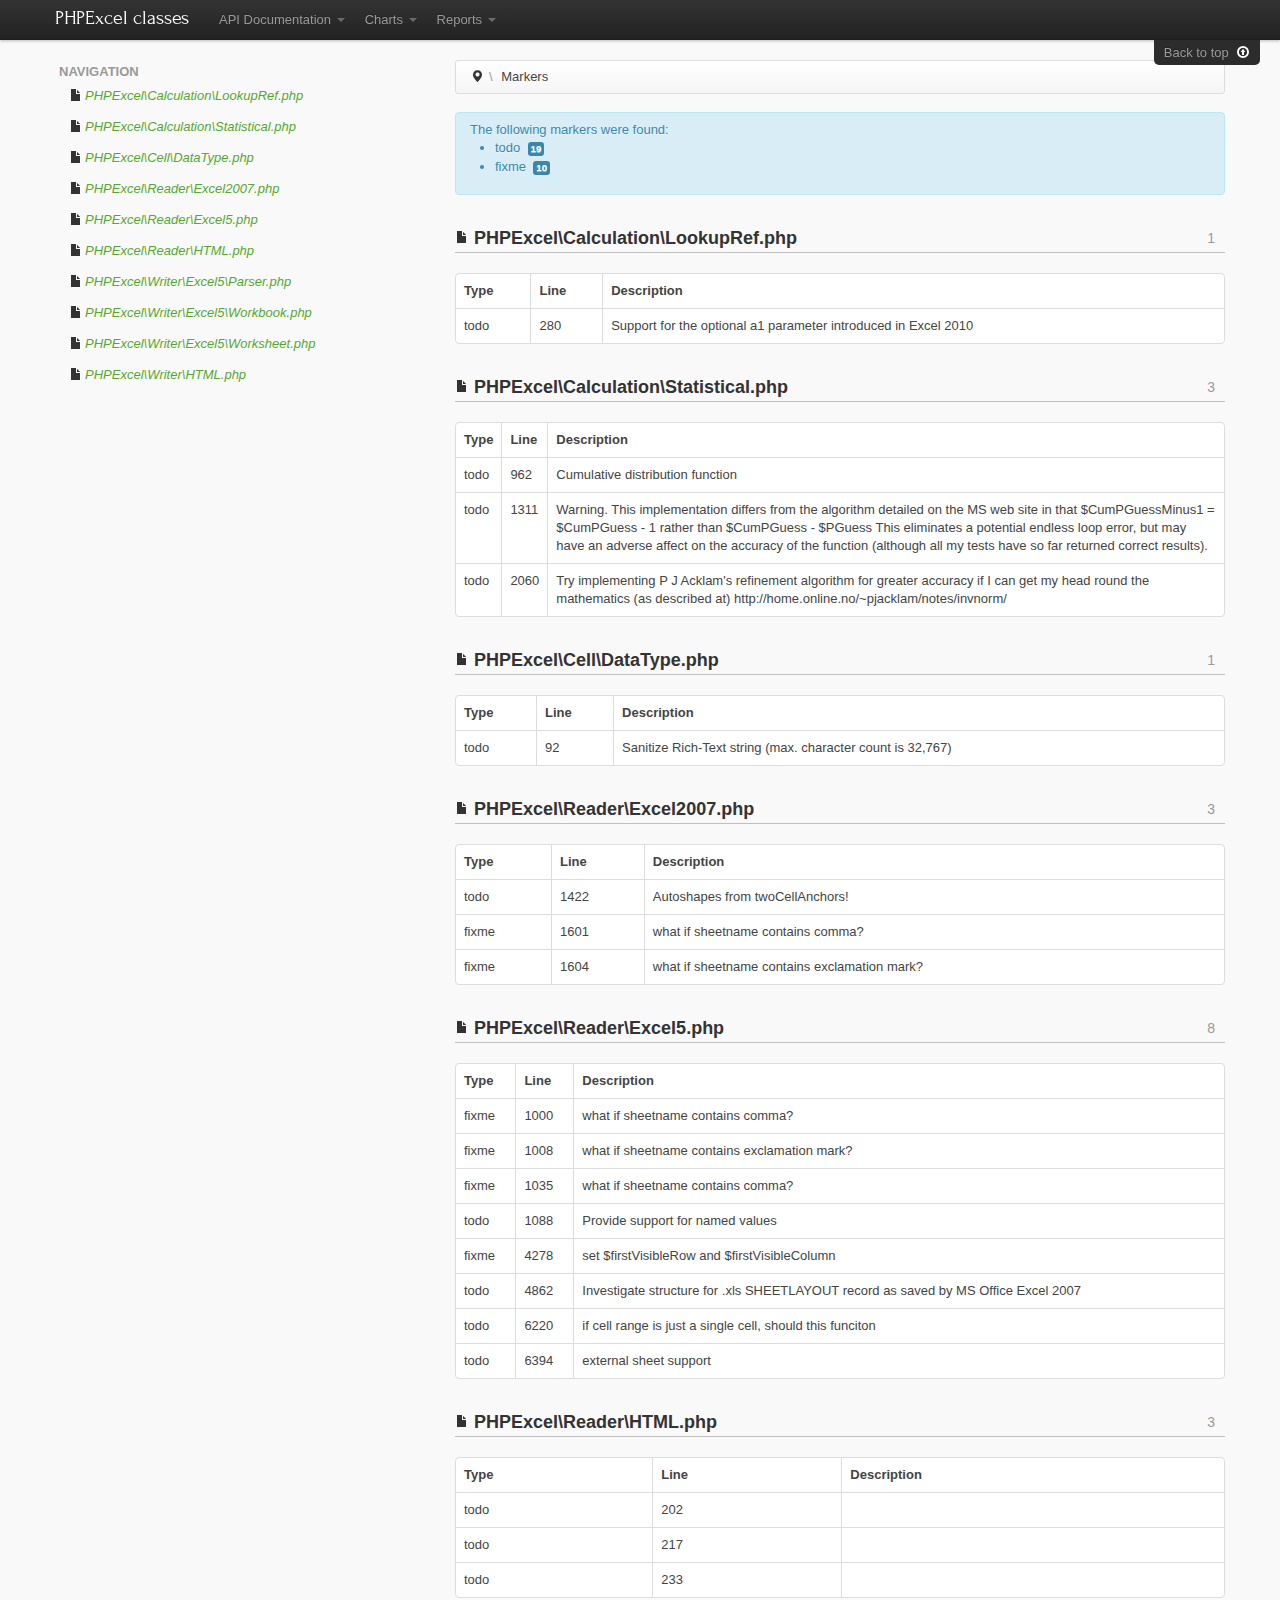
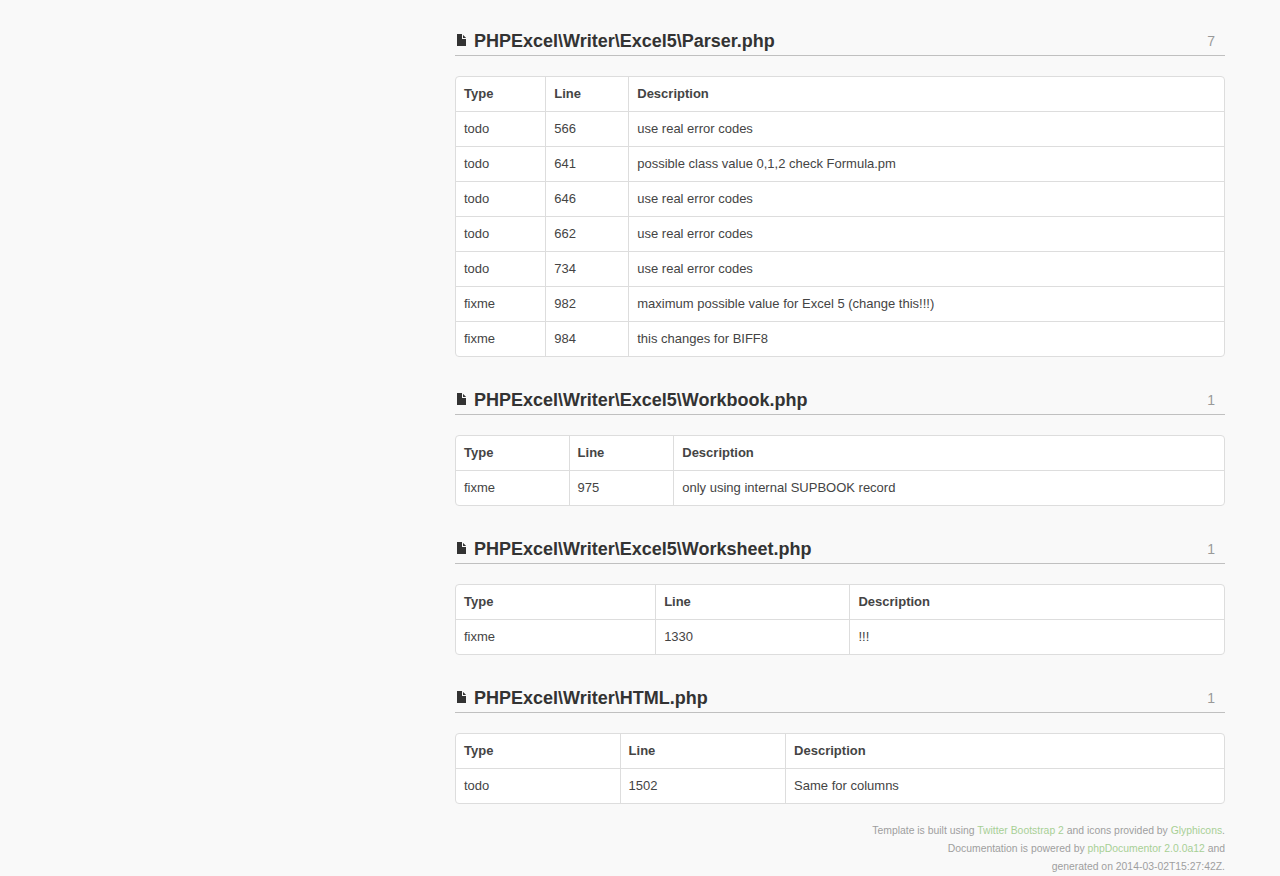
<file: Class/PHPExcel_1.8.0_doc/Documentation/API/markers.html>
<!DOCTYPE html><html lang="en">
<head>
<meta http-equiv="Content-Type" content="text/html; charset=UTF-8">
<meta name="viewport" content="width=device-width; initial-scale=1.0; maximum-scale=1.0; user-scalable=0;">
<meta charset="utf-8">
<title>PHPExcel classes</title>
<meta name="author" content="Mike van Riel">
<meta name="description" content="">
<link href="css/template.css" rel="stylesheet" media="all">
<script src="js/jquery-1.7.1.min.js" type="text/javascript"></script><script src="js/jquery-ui-1.8.2.custom.min.js" type="text/javascript"></script><script src="js/jquery.mousewheel.min.js" type="text/javascript"></script><script src="js/bootstrap.js" type="text/javascript"></script><script src="js/template.js" type="text/javascript"></script><script src="js/prettify/prettify.min.js" type="text/javascript"></script><link rel="shortcut icon" href="img/favicon.ico">
<link rel="apple-touch-icon" href="img/apple-touch-icon.png">
<link rel="apple-touch-icon" sizes="72x72" href="img/apple-touch-icon-72x72.png">
<link rel="apple-touch-icon" sizes="114x114" href="img/apple-touch-icon-114x114.png">
</head>
<body>
<div class="navbar navbar-fixed-top">
<div class="navbar-inner"><div class="container">
<a class="btn btn-navbar" data-toggle="collapse" data-target=".nav-collapse"><span class="icon-bar"></span><span class="icon-bar"></span><span class="icon-bar"></span></a><a class="brand" href="index.html">PHPExcel classes</a><div class="nav-collapse"><ul class="nav">
<li class="dropdown">
<a href="#api" class="dropdown-toggle" data-toggle="dropdown">
                                    API Documentation <b class="caret"></b></a><ul class="dropdown-menu">
<li><a>Packages</a></li>
<li><a href="packages/Default.html"><i class="icon-folder-open"></i> Default</a></li>
<li><a href="packages/JAMA.html"><i class="icon-folder-open"></i> JAMA</a></li>
<li><a href="packages/JAMA%0D%0ACholesky%20decomposition%20class%0D%0AFor%20a%20symmetric,%20positive%20definite%20matrix%20A,%20the%20Cholesky%20decomposition%0D%0Ais%20an%20lower%20triangular%20matrix%20L%20so%20that%20A%20=%20L*L'.html"><i class="icon-folder-open"></i> JAMA
Cholesky decomposition class
For a symmetric, positive definite matrix A, the Cholesky decomposition
is an lower triangular matrix L so that A = L*L'</a></li>
<li><a href="packages/JAMA%0D%0AClass%20to%20obtain%20eigenvalues%20and%20eigenvectors%20of%20a%20real%20matrix.html"><i class="icon-folder-open"></i> JAMA
Class to obtain eigenvalues and eigenvectors of a real matrix</a></li>
<li><a href="packages/JAMA%0D%0AError%20handling.html"><i class="icon-folder-open"></i> JAMA
Error handling</a></li>
<li><a href="packages/JAMA%0D%0AFor%20an%20m-by-n%20matrix%20A%20with%20m%20&gt;=%20n,%20the%20LU%20decomposition%20is%20an%20m-by-n%0D%0Aunit%20lower%20triangular%20matrix%20L,%20an%20n-by-n%20upper%20triangular%20matrix%20U,%0D%0Aand%20a%20permutation%20vector%20piv%20of%20length%20m%20so%20that%20A(piv,:)%20=%20L*U.html"><i class="icon-folder-open"></i> JAMA
For an m-by-n matrix A with m &gt;= n, the LU decomposition is an m-by-n
unit lower triangular matrix L, an n-by-n upper triangular matrix U,
and a permutation vector piv of length m so that A(piv,:) = L*U</a></li>
<li><a href="packages/JAMA%0D%0AFor%20an%20m-by-n%20matrix%20A%20with%20m%20&gt;=%20n,%20the%20QR%20decomposition%20is%20an%20m-by-n%0D%0Aorthogonal%20matrix%20Q%20and%20an%20n-by-n%20upper%20triangular%20matrix%20R%20so%20that%0D%0AA%20=%20Q*R.html"><i class="icon-folder-open"></i> JAMA
For an m-by-n matrix A with m &gt;= n, the QR decomposition is an m-by-n
orthogonal matrix Q and an n-by-n upper triangular matrix R so that
A = Q*R</a></li>
<li><a href="packages/JAMA%0D%0AFor%20an%20m-by-n%20matrix%20A%20with%20m%20&gt;=%20n,%20the%20singular%20value%20decomposition%20is%0D%0Aan%20m-by-n%20orthogonal%20matrix%20U,%20an%20n-by-n%20diagonal%20matrix%20S,%20and%0D%0Aan%20n-by-n%20orthogonal%20matrix%20V%20so%20that%20A%20=%20U*S*V'.html"><i class="icon-folder-open"></i> JAMA
For an m-by-n matrix A with m &gt;= n, the singular value decomposition is
an m-by-n orthogonal matrix U, an n-by-n diagonal matrix S, and
an n-by-n orthogonal matrix V so that A = U*S*V'</a></li>
<li><a href="packages/JAMA%0D%0APythagorean%20Theorem:%0D%0Aa%20=%203%0D%0Ab%20=%204%0D%0Ar%20=%20sqrt(square(a)%20+%20square(b))%0D%0Ar%20=%205%0D%0Ar%20=%20sqrt(a%5E2%20+%20b%5E2)%20without%20under.overflow.html"><i class="icon-folder-open"></i> JAMA
Pythagorean Theorem:
a = 3
b = 4
r = sqrt(square(a) + square(b))
r = 5
r = sqrt(a^2 + b^2) without under/overflow</a></li>
<li><a href="packages/PHPExcel.html"><i class="icon-folder-open"></i> PHPExcel</a></li>
</ul>
</li>
<li class="dropdown" id="charts-menu">
<a href="#charts" class="dropdown-toggle" data-toggle="dropdown">
                                    Charts <b class="caret"></b></a><ul class="dropdown-menu"><li><a href="graph_class.html"><i class="icon-list-alt"></i> Class hierarchy diagram</a></li></ul>
</li>
<li class="dropdown" id="reports-menu">
<a href="#reports" class="dropdown-toggle" data-toggle="dropdown">
                                    Reports <b class="caret"></b></a><ul class="dropdown-menu">
<li><a href="errors.html"><i class="icon-remove-sign"></i> Errors 
                <span class="label label-info">551</span></a></li>
<li><a href="markers.html"><i class="icon-map-marker"></i> Markers 
                <ul>
<li>todo 
                <span class="label label-info">19</span>
</li>
<li>fixme 
                <span class="label label-info">10</span>
</li>
</ul></a></li>
<li><a href="deprecated.html"><i class="icon-stop"></i> Deprecated elements 
                <span class="label label-info">12</span></a></li>
</ul>
</li>
</ul></div>
</div></div>
<div class="go_to_top"><a href="#___" style="color: inherit">Back to top  <i class="icon-upload icon-white"></i></a></div>
</div>
<div id="___" class="container">
<noscript><div class="alert alert-warning">
                            Javascript is disabled; several features are only available
                            if Javascript is enabled.
                        </div></noscript>
<div class="row">
<div class="span4"><ul class="side-nav nav nav-list">
<li class="nav-header">Navigation</li>
<li><a href="#PHPExcel%5CCalculation%5CLookupRef.php"><i class="icon-file"></i>PHPExcel\Calculation\LookupRef.php</a></li>
<li><a href="#PHPExcel%5CCalculation%5CStatistical.php"><i class="icon-file"></i>PHPExcel\Calculation\Statistical.php</a></li>
<li><a href="#PHPExcel%5CCell%5CDataType.php"><i class="icon-file"></i>PHPExcel\Cell\DataType.php</a></li>
<li><a href="#PHPExcel%5CReader%5CExcel2007.php"><i class="icon-file"></i>PHPExcel\Reader\Excel2007.php</a></li>
<li><a href="#PHPExcel%5CReader%5CExcel5.php"><i class="icon-file"></i>PHPExcel\Reader\Excel5.php</a></li>
<li><a href="#PHPExcel%5CReader%5CHTML.php"><i class="icon-file"></i>PHPExcel\Reader\HTML.php</a></li>
<li><a href="#PHPExcel%5CWriter%5CExcel5%5CParser.php"><i class="icon-file"></i>PHPExcel\Writer\Excel5\Parser.php</a></li>
<li><a href="#PHPExcel%5CWriter%5CExcel5%5CWorkbook.php"><i class="icon-file"></i>PHPExcel\Writer\Excel5\Workbook.php</a></li>
<li><a href="#PHPExcel%5CWriter%5CExcel5%5CWorksheet.php"><i class="icon-file"></i>PHPExcel\Writer\Excel5\Worksheet.php</a></li>
<li><a href="#PHPExcel%5CWriter%5CHTML.php"><i class="icon-file"></i>PHPExcel\Writer\HTML.php</a></li>
</ul></div>
<div class="span8">
<ul class="breadcrumb">
<li>
<a href=""><i class="icon-map-marker"></i></a><span class="divider">\</span>
</li>
<li>Markers</li>
</ul>
<div class="alert alert-info">
                        The following markers were found:
                        <ul>
<li>todo 
                <span class="label label-info">19</span>
</li>
<li>fixme 
                <span class="label label-info">10</span>
</li>
</ul>
</div>
<div id="marker-accordion">
<div class="package-contents">
<a name="PHPExcel%5CCalculation%5CLookupRef.php" id="PHPExcel\Calculation\LookupRef.php"></a><h3>
<i class="icon-file"></i>PHPExcel\Calculation\LookupRef.php<small style="float: right;padding-right: 10px;">1</small>
</h3>
<div><table class="table markers table-bordered">
<tr>
<th>Type</th>
<th>Line</th>
<th>Description</th>
</tr>
<tr>
<td>todo</td>
<td>280</td>
<td>Support for the optional a1 parameter introduced in Excel 2010</td>
</tr>
</table></div>
</div>
<div class="package-contents">
<a name="PHPExcel%5CCalculation%5CStatistical.php" id="PHPExcel\Calculation\Statistical.php"></a><h3>
<i class="icon-file"></i>PHPExcel\Calculation\Statistical.php<small style="float: right;padding-right: 10px;">3</small>
</h3>
<div><table class="table markers table-bordered">
<tr>
<th>Type</th>
<th>Line</th>
<th>Description</th>
</tr>
<tr>
<td>todo</td>
<td>962</td>
<td>Cumulative distribution function</td>
</tr>
<tr>
<td>todo</td>
<td>1311</td>
<td>Warning. This implementation differs from the algorithm detailed on the MS
		web site in that $CumPGuessMinus1 = $CumPGuess - 1 rather than $CumPGuess - $PGuess
		This eliminates a potential endless loop error, but may have an adverse affect on the
		accuracy of the function (although all my tests have so far returned correct results).</td>
</tr>
<tr>
<td>todo</td>
<td>2060</td>
<td>Try implementing P J Acklam's refinement algorithm for greater
		accuracy if I can get my head round the mathematics
		(as described at) http://home.online.no/~pjacklam/notes/invnorm/</td>
</tr>
</table></div>
</div>
<div class="package-contents">
<a name="PHPExcel%5CCell%5CDataType.php" id="PHPExcel\Cell\DataType.php"></a><h3>
<i class="icon-file"></i>PHPExcel\Cell\DataType.php<small style="float: right;padding-right: 10px;">1</small>
</h3>
<div><table class="table markers table-bordered">
<tr>
<th>Type</th>
<th>Line</th>
<th>Description</th>
</tr>
<tr>
<td>todo</td>
<td>92</td>
<td>Sanitize Rich-Text string (max. character count is 32,767)</td>
</tr>
</table></div>
</div>
<div class="package-contents">
<a name="PHPExcel%5CReader%5CExcel2007.php" id="PHPExcel\Reader\Excel2007.php"></a><h3>
<i class="icon-file"></i>PHPExcel\Reader\Excel2007.php<small style="float: right;padding-right: 10px;">3</small>
</h3>
<div><table class="table markers table-bordered">
<tr>
<th>Type</th>
<th>Line</th>
<th>Description</th>
</tr>
<tr>
<td>todo</td>
<td>1422</td>
<td>Autoshapes from twoCellAnchors!</td>
</tr>
<tr>
<td>fixme</td>
<td>1601</td>
<td>what if sheetname contains comma?</td>
</tr>
<tr>
<td>fixme</td>
<td>1604</td>
<td>what if sheetname contains exclamation mark?</td>
</tr>
</table></div>
</div>
<div class="package-contents">
<a name="PHPExcel%5CReader%5CExcel5.php" id="PHPExcel\Reader\Excel5.php"></a><h3>
<i class="icon-file"></i>PHPExcel\Reader\Excel5.php<small style="float: right;padding-right: 10px;">8</small>
</h3>
<div><table class="table markers table-bordered">
<tr>
<th>Type</th>
<th>Line</th>
<th>Description</th>
</tr>
<tr>
<td>fixme</td>
<td>1000</td>
<td>what if sheetname contains comma?</td>
</tr>
<tr>
<td>fixme</td>
<td>1008</td>
<td>what if sheetname contains exclamation mark?</td>
</tr>
<tr>
<td>fixme</td>
<td>1035</td>
<td>what if sheetname contains comma?</td>
</tr>
<tr>
<td>todo</td>
<td>1088</td>
<td>Provide support for named values</td>
</tr>
<tr>
<td>fixme</td>
<td>4278</td>
<td>set $firstVisibleRow and $firstVisibleColumn</td>
</tr>
<tr>
<td>todo</td>
<td>4862</td>
<td>Investigate structure for .xls SHEETLAYOUT record as saved by MS Office Excel 2007</td>
</tr>
<tr>
<td>todo</td>
<td>6220</td>
<td>if cell range is just a single cell, should this funciton</td>
</tr>
<tr>
<td>todo</td>
<td>6394</td>
<td>external sheet support</td>
</tr>
</table></div>
</div>
<div class="package-contents">
<a name="PHPExcel%5CReader%5CHTML.php" id="PHPExcel\Reader\HTML.php"></a><h3>
<i class="icon-file"></i>PHPExcel\Reader\HTML.php<small style="float: right;padding-right: 10px;">3</small>
</h3>
<div><table class="table markers table-bordered">
<tr>
<th>Type</th>
<th>Line</th>
<th>Description</th>
</tr>
<tr>
<td>todo</td>
<td>202</td>
<td></td>
</tr>
<tr>
<td>todo</td>
<td>217</td>
<td></td>
</tr>
<tr>
<td>todo</td>
<td>233</td>
<td></td>
</tr>
</table></div>
</div>
<div class="package-contents">
<a name="PHPExcel%5CWriter%5CExcel5%5CParser.php" id="PHPExcel\Writer\Excel5\Parser.php"></a><h3>
<i class="icon-file"></i>PHPExcel\Writer\Excel5\Parser.php<small style="float: right;padding-right: 10px;">7</small>
</h3>
<div><table class="table markers table-bordered">
<tr>
<th>Type</th>
<th>Line</th>
<th>Description</th>
</tr>
<tr>
<td>todo</td>
<td>566</td>
<td>use real error codes</td>
</tr>
<tr>
<td>todo</td>
<td>641</td>
<td>possible class value 0,1,2 check Formula.pm</td>
</tr>
<tr>
<td>todo</td>
<td>646</td>
<td>use real error codes</td>
</tr>
<tr>
<td>todo</td>
<td>662</td>
<td>use real error codes</td>
</tr>
<tr>
<td>todo</td>
<td>734</td>
<td>use real error codes</td>
</tr>
<tr>
<td>fixme</td>
<td>982</td>
<td>maximum possible value for Excel 5 (change this!!!)</td>
</tr>
<tr>
<td>fixme</td>
<td>984</td>
<td>this changes for BIFF8</td>
</tr>
</table></div>
</div>
<div class="package-contents">
<a name="PHPExcel%5CWriter%5CExcel5%5CWorkbook.php" id="PHPExcel\Writer\Excel5\Workbook.php"></a><h3>
<i class="icon-file"></i>PHPExcel\Writer\Excel5\Workbook.php<small style="float: right;padding-right: 10px;">1</small>
</h3>
<div><table class="table markers table-bordered">
<tr>
<th>Type</th>
<th>Line</th>
<th>Description</th>
</tr>
<tr>
<td>fixme</td>
<td>975</td>
<td>only using internal SUPBOOK record</td>
</tr>
</table></div>
</div>
<div class="package-contents">
<a name="PHPExcel%5CWriter%5CExcel5%5CWorksheet.php" id="PHPExcel\Writer\Excel5\Worksheet.php"></a><h3>
<i class="icon-file"></i>PHPExcel\Writer\Excel5\Worksheet.php<small style="float: right;padding-right: 10px;">1</small>
</h3>
<div><table class="table markers table-bordered">
<tr>
<th>Type</th>
<th>Line</th>
<th>Description</th>
</tr>
<tr>
<td>fixme</td>
<td>1330</td>
<td>!!!</td>
</tr>
</table></div>
</div>
<div class="package-contents">
<a name="PHPExcel%5CWriter%5CHTML.php" id="PHPExcel\Writer\HTML.php"></a><h3>
<i class="icon-file"></i>PHPExcel\Writer\HTML.php<small style="float: right;padding-right: 10px;">1</small>
</h3>
<div><table class="table markers table-bordered">
<tr>
<th>Type</th>
<th>Line</th>
<th>Description</th>
</tr>
<tr>
<td>todo</td>
<td>1502</td>
<td>Same for columns</td>
</tr>
</table></div>
</div>
</div>
</div>
</div>
<div class="row"><footer class="span12">
            Template is built using <a href="http://twitter.github.com/bootstrap/">Twitter Bootstrap 2</a> and icons provided by <a href="http://glyphicons.com/">Glyphicons</a>.<br>
            Documentation is powered by <a href="http://www.phpdoc.org/">phpDocumentor 2.0.0a12</a> and<br>
            generated on 2014-03-02T15:27:42Z.<br></footer></div>
</div>
</body>
</html>
</file>
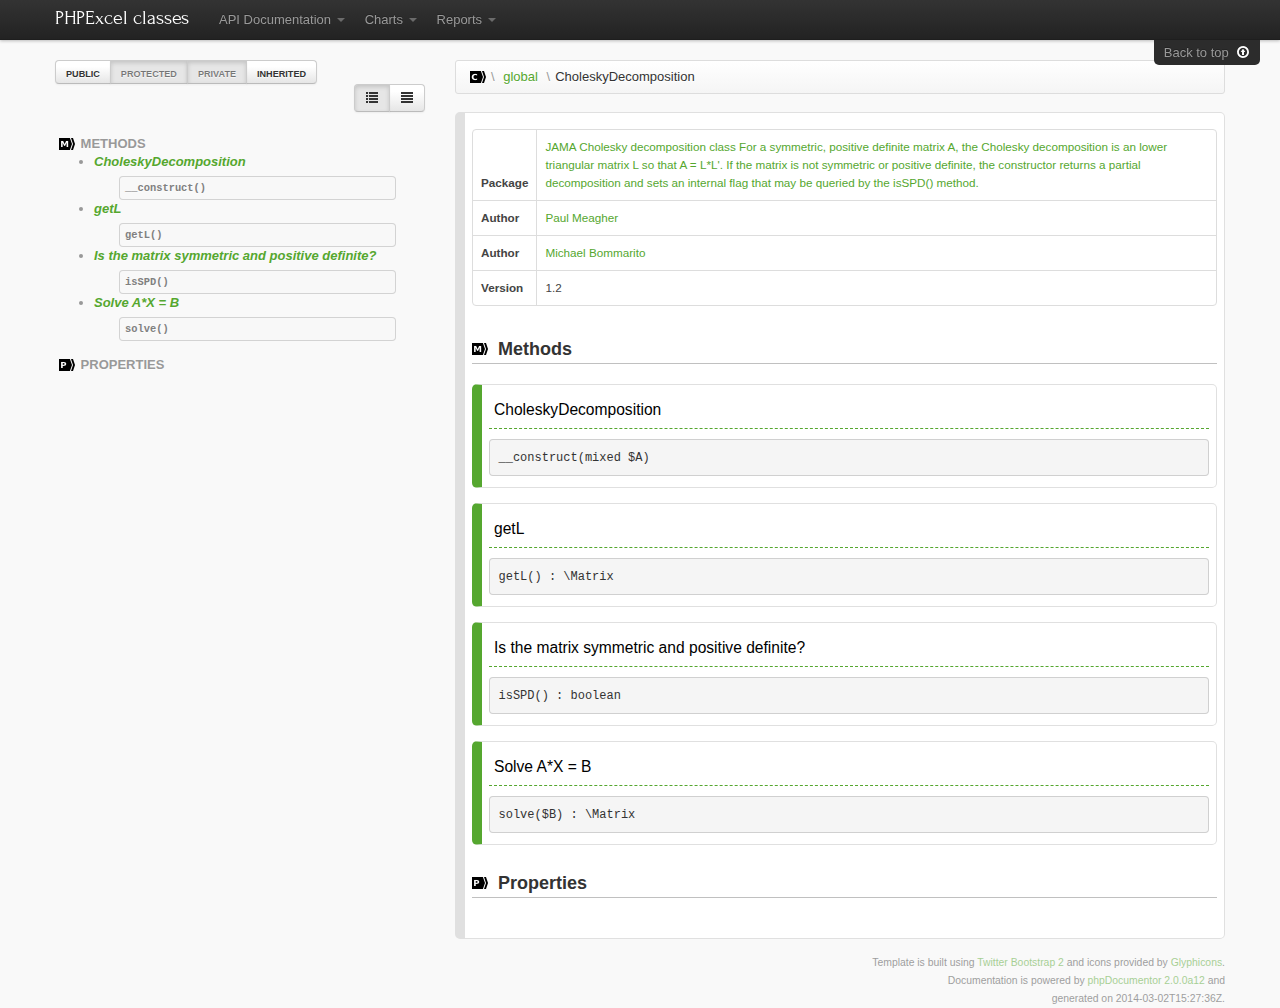
<file: Class/PHPExcel_1.8.0_doc/Documentation/API/classes/CholeskyDecomposition.html>
<!DOCTYPE html><html lang="en">
<head>
<meta http-equiv="Content-Type" content="text/html; charset=UTF-8">
<meta name="viewport" content="width=device-width; initial-scale=1.0; maximum-scale=1.0; user-scalable=0;">
<meta charset="utf-8">
<title>PHPExcel classes » \CholeskyDecomposition</title>
<meta name="author" content="Mike van Riel">
<meta name="description" content="">
<link href="../css/template.css" rel="stylesheet" media="all">
<script src="../js/jquery-1.7.1.min.js" type="text/javascript"></script><script src="../js/jquery-ui-1.8.2.custom.min.js" type="text/javascript"></script><script src="../js/jquery.mousewheel.min.js" type="text/javascript"></script><script src="../js/bootstrap.js" type="text/javascript"></script><script src="../js/template.js" type="text/javascript"></script><script src="../js/prettify/prettify.min.js" type="text/javascript"></script><link rel="shortcut icon" href="../img/favicon.ico">
<link rel="apple-touch-icon" href="../img/apple-touch-icon.png">
<link rel="apple-touch-icon" sizes="72x72" href="../img/apple-touch-icon-72x72.png">
<link rel="apple-touch-icon" sizes="114x114" href="../img/apple-touch-icon-114x114.png">
</head>
<body>
<div class="navbar navbar-fixed-top">
<div class="navbar-inner"><div class="container">
<a class="btn btn-navbar" data-toggle="collapse" data-target=".nav-collapse"><span class="icon-bar"></span><span class="icon-bar"></span><span class="icon-bar"></span></a><a class="brand" href="../index.html">PHPExcel classes</a><div class="nav-collapse"><ul class="nav">
<li class="dropdown">
<a href="#api" class="dropdown-toggle" data-toggle="dropdown">
                                    API Documentation <b class="caret"></b></a><ul class="dropdown-menu">
<li><a>Packages</a></li>
<li><a href="../packages/Default.html"><i class="icon-folder-open"></i> Default</a></li>
<li><a href="../packages/JAMA.html"><i class="icon-folder-open"></i> JAMA</a></li>
<li><a href="../packages/JAMA%0D%0ACholesky%20decomposition%20class%0D%0AFor%20a%20symmetric,%20positive%20definite%20matrix%20A,%20the%20Cholesky%20decomposition%0D%0Ais%20an%20lower%20triangular%20matrix%20L%20so%20that%20A%20=%20L*L'.html"><i class="icon-folder-open"></i> JAMA
Cholesky decomposition class
For a symmetric, positive definite matrix A, the Cholesky decomposition
is an lower triangular matrix L so that A = L*L'</a></li>
<li><a href="../packages/JAMA%0D%0AClass%20to%20obtain%20eigenvalues%20and%20eigenvectors%20of%20a%20real%20matrix.html"><i class="icon-folder-open"></i> JAMA
Class to obtain eigenvalues and eigenvectors of a real matrix</a></li>
<li><a href="../packages/JAMA%0D%0AError%20handling.html"><i class="icon-folder-open"></i> JAMA
Error handling</a></li>
<li><a href="../packages/JAMA%0D%0AFor%20an%20m-by-n%20matrix%20A%20with%20m%20&gt;=%20n,%20the%20LU%20decomposition%20is%20an%20m-by-n%0D%0Aunit%20lower%20triangular%20matrix%20L,%20an%20n-by-n%20upper%20triangular%20matrix%20U,%0D%0Aand%20a%20permutation%20vector%20piv%20of%20length%20m%20so%20that%20A(piv,:)%20=%20L*U.html"><i class="icon-folder-open"></i> JAMA
For an m-by-n matrix A with m &gt;= n, the LU decomposition is an m-by-n
unit lower triangular matrix L, an n-by-n upper triangular matrix U,
and a permutation vector piv of length m so that A(piv,:) = L*U</a></li>
<li><a href="../packages/JAMA%0D%0AFor%20an%20m-by-n%20matrix%20A%20with%20m%20&gt;=%20n,%20the%20QR%20decomposition%20is%20an%20m-by-n%0D%0Aorthogonal%20matrix%20Q%20and%20an%20n-by-n%20upper%20triangular%20matrix%20R%20so%20that%0D%0AA%20=%20Q*R.html"><i class="icon-folder-open"></i> JAMA
For an m-by-n matrix A with m &gt;= n, the QR decomposition is an m-by-n
orthogonal matrix Q and an n-by-n upper triangular matrix R so that
A = Q*R</a></li>
<li><a href="../packages/JAMA%0D%0AFor%20an%20m-by-n%20matrix%20A%20with%20m%20&gt;=%20n,%20the%20singular%20value%20decomposition%20is%0D%0Aan%20m-by-n%20orthogonal%20matrix%20U,%20an%20n-by-n%20diagonal%20matrix%20S,%20and%0D%0Aan%20n-by-n%20orthogonal%20matrix%20V%20so%20that%20A%20=%20U*S*V'.html"><i class="icon-folder-open"></i> JAMA
For an m-by-n matrix A with m &gt;= n, the singular value decomposition is
an m-by-n orthogonal matrix U, an n-by-n diagonal matrix S, and
an n-by-n orthogonal matrix V so that A = U*S*V'</a></li>
<li><a href="../packages/JAMA%0D%0APythagorean%20Theorem:%0D%0Aa%20=%203%0D%0Ab%20=%204%0D%0Ar%20=%20sqrt(square(a)%20+%20square(b))%0D%0Ar%20=%205%0D%0Ar%20=%20sqrt(a%5E2%20+%20b%5E2)%20without%20under.overflow.html"><i class="icon-folder-open"></i> JAMA
Pythagorean Theorem:
a = 3
b = 4
r = sqrt(square(a) + square(b))
r = 5
r = sqrt(a^2 + b^2) without under/overflow</a></li>
<li><a href="../packages/PHPExcel.html"><i class="icon-folder-open"></i> PHPExcel</a></li>
</ul>
</li>
<li class="dropdown" id="charts-menu">
<a href="#charts" class="dropdown-toggle" data-toggle="dropdown">
                                    Charts <b class="caret"></b></a><ul class="dropdown-menu"><li><a href="../graph_class.html"><i class="icon-list-alt"></i> Class hierarchy diagram</a></li></ul>
</li>
<li class="dropdown" id="reports-menu">
<a href="#reports" class="dropdown-toggle" data-toggle="dropdown">
                                    Reports <b class="caret"></b></a><ul class="dropdown-menu">
<li><a href="../errors.html"><i class="icon-remove-sign"></i> Errors 
                <span class="label label-info">551</span></a></li>
<li><a href="../markers.html"><i class="icon-map-marker"></i> Markers 
                <ul>
<li>todo 
                <span class="label label-info">19</span>
</li>
<li>fixme 
                <span class="label label-info">10</span>
</li>
</ul></a></li>
<li><a href="../deprecated.html"><i class="icon-stop"></i> Deprecated elements 
                <span class="label label-info">12</span></a></li>
</ul>
</li>
</ul></div>
</div></div>
<div class="go_to_top"><a href="#___" style="color: inherit">Back to top  <i class="icon-upload icon-white"></i></a></div>
</div>
<div id="___" class="container">
<noscript><div class="alert alert-warning">
                            Javascript is disabled; several features are only available
                            if Javascript is enabled.
                        </div></noscript>
<div class="row">
<div class="span4">
<span class="btn-group visibility" data-toggle="buttons-checkbox"><button class="btn public active" title="Show public elements">Public</button><button class="btn protected" title="Show protected elements">Protected</button><button class="btn private" title="Show private elements">Private</button><button class="btn inherited active" title="Show inherited elements">Inherited</button></span><div class="btn-group view pull-right" data-toggle="buttons-radio">
<button class="btn details" title="Show descriptions and method names"><i class="icon-list"></i></button><button class="btn simple" title="Show only method names"><i class="icon-align-justify"></i></button>
</div>
<ul class="side-nav nav nav-list">
<li class="nav-header">
<i class="icon-custom icon-method"></i> Methods
                    <ul>
<li class="method public "><a href="#method___construct" title="__construct :: CholeskyDecomposition"><span class="description">CholeskyDecomposition</span><pre>__construct()</pre></a></li>
<li class="method public "><a href="#method_getL" title="getL :: getL"><span class="description">getL</span><pre>getL()</pre></a></li>
<li class="method public "><a href="#method_isSPD" title="isSPD :: Is the matrix symmetric and positive definite?"><span class="description">Is the matrix symmetric and positive definite?</span><pre>isSPD()</pre></a></li>
<li class="method public "><a href="#method_solve" title="solve :: Solve A*X = B"><span class="description">Solve A*X = B</span><pre>solve()</pre></a></li>
</ul>
</li>
<li class="nav-header">
<i class="icon-custom icon-property"></i> Properties
                    <ul></ul>
</li>
<li class="nav-header private">» Private
                    <ul>
<li class="property private "><a href="#property_L" title="$L :: Decomposition storage"><span class="description"></span><pre>$L</pre></a></li>
<li class="property private "><a href="#property_isspd" title="$isspd :: Symmetric positive definite flag"><span class="description"></span><pre>$isspd</pre></a></li>
<li class="property private "><a href="#property_m" title="$m :: Matrix row and column dimension"><span class="description"></span><pre>$m</pre></a></li>
</ul>
</li>
</ul>
</div>
<div class="span8">
<a id="\CholeskyDecomposition"></a><ul class="breadcrumb">
<li>
<a href="../index.html"><i class="icon-custom icon-class"></i></a><span class="divider">\</span>
</li>
<li><a href="../namespaces/global.html">global</a></li>
<li class="active">
<span class="divider">\</span><a href="../classes/CholeskyDecomposition.html">CholeskyDecomposition</a>
</li>
</ul>
<div class="element class">
<p class="short_description"></p>
<div class="details">
<div class="long_description"></div>
<table class="table table-bordered">
<tr>
<th>package</th>
<td><a href="../packages/JAMA%0D%0ACholesky%20decomposition%20class%0D%0AFor%20a%20symmetric,%20positive%20definite%20matrix%20A,%20the%20Cholesky%20decomposition%0D%0Ais%20an%20lower%20triangular%20matrix%20L%20so%20that%20A%20=%20L*L'.%0D%0AIf%20the%20matrix%20is%20not%20symmetric%20or%20positive%20definite,%20the%20constructor%0D%0Areturns%20a%20partial%20decomposition%20and%20sets%20an%20internal%20flag%20that%20may%0D%0Abe%20queried%20by%20the%20isSPD()%20method..html">JAMA
Cholesky decomposition class
For a symmetric, positive definite matrix A, the Cholesky decomposition
is an lower triangular matrix L so that A = L*L'.
If the matrix is not symmetric or positive definite, the constructor
returns a partial decomposition and sets an internal flag that may
be queried by the isSPD() method.</a></td>
</tr>
<tr>
<th>author</th>
<td><a href="">Paul Meagher</a></td>
</tr>
<tr>
<th>author</th>
<td><a href="">Michael Bommarito</a></td>
</tr>
<tr>
<th>version</th>
<td>1.2</td>
</tr>
</table>
<h3>
<i class="icon-custom icon-method"></i> Methods</h3>
<a id="method___construct"></a><div class="element clickable method public method___construct" data-toggle="collapse" data-target=".method___construct .collapse">
<h2>CholeskyDecomposition</h2>
<pre>__construct(mixed $A) </pre>
<div class="labels"></div>
<div class="row collapse"><div class="detail-description">
<div class="long_description"><p>Class constructor - decomposes symmetric positive definite matrix</p></div>
<h3>Parameters</h3>
<div class="subelement argument">
<h4>$A</h4>
<code>mixed</code><p>Matrix square symmetric positive definite matrix</p></div>
</div></div>
</div>
<a id="method_getL"></a><div class="element clickable method public method_getL" data-toggle="collapse" data-target=".method_getL .collapse">
<h2>getL</h2>
<pre>getL() : \Matrix</pre>
<div class="labels"></div>
<div class="row collapse"><div class="detail-description">
<div class="long_description"><p>Return triangular factor.</p></div>
<h3>Returns</h3>
<div class="subelement response">
<code>\Matrix</code>Lower triangular matrix</div>
</div></div>
</div>
<a id="method_isSPD"></a><div class="element clickable method public method_isSPD" data-toggle="collapse" data-target=".method_isSPD .collapse">
<h2>Is the matrix symmetric and positive definite?</h2>
<pre>isSPD() : boolean</pre>
<div class="labels"></div>
<div class="row collapse"><div class="detail-description">
<div class="long_description"></div>
<h3>Returns</h3>
<div class="subelement response"><code>boolean</code></div>
</div></div>
</div>
<a id="method_solve"></a><div class="element clickable method public method_solve" data-toggle="collapse" data-target=".method_solve .collapse">
<h2>Solve A*X = B</h2>
<pre>solve($B) : \Matrix</pre>
<div class="labels"></div>
<div class="row collapse"><div class="detail-description">
<div class="long_description"></div>
<h3>Parameters</h3>
<div class="subelement argument">
<h4>$B</h4><p>Row-equal matrix</p>
</div>
<h3>Returns</h3>
<div class="subelement response">
<code>\Matrix</code>L * L' * X = B</div>
</div></div>
</div>
<h3>
<i class="icon-custom icon-property"></i> Properties</h3>
<a id="property_L"> </a><div class="element clickable property private property_L" data-toggle="collapse" data-target=".property_L .collapse">
<h2></h2>
<pre>$L : array</pre>
<div class="labels"></div>
<div class="row collapse"><div class="detail-description">
<div class="long_description"></div>
<table class="table table-bordered"><tr>
<th>access</th>
<td>private</td>
</tr></table>
</div></div>
</div>
<a id="property_isspd"> </a><div class="element clickable property private property_isspd" data-toggle="collapse" data-target=".property_isspd .collapse">
<h2></h2>
<pre>$isspd : boolean</pre>
<div class="labels"></div>
<div class="row collapse"><div class="detail-description">
<div class="long_description"></div>
<table class="table table-bordered"><tr>
<th>access</th>
<td>private</td>
</tr></table>
</div></div>
</div>
<a id="property_m"> </a><div class="element clickable property private property_m" data-toggle="collapse" data-target=".property_m .collapse">
<h2></h2>
<pre>$m : int</pre>
<div class="labels"></div>
<div class="row collapse"><div class="detail-description">
<div class="long_description"></div>
<table class="table table-bordered"><tr>
<th>access</th>
<td>private</td>
</tr></table>
</div></div>
</div>
</div>
</div>
</div>
</div>
<div class="row"><footer class="span12">
            Template is built using <a href="http://twitter.github.com/bootstrap/">Twitter Bootstrap 2</a> and icons provided by <a href="http://glyphicons.com/">Glyphicons</a>.<br>
            Documentation is powered by <a href="http://www.phpdoc.org/">phpDocumentor 2.0.0a12</a> and<br>
            generated on 2014-03-02T15:27:36Z.<br></footer></div>
</div>
</body>
</html>
</file>
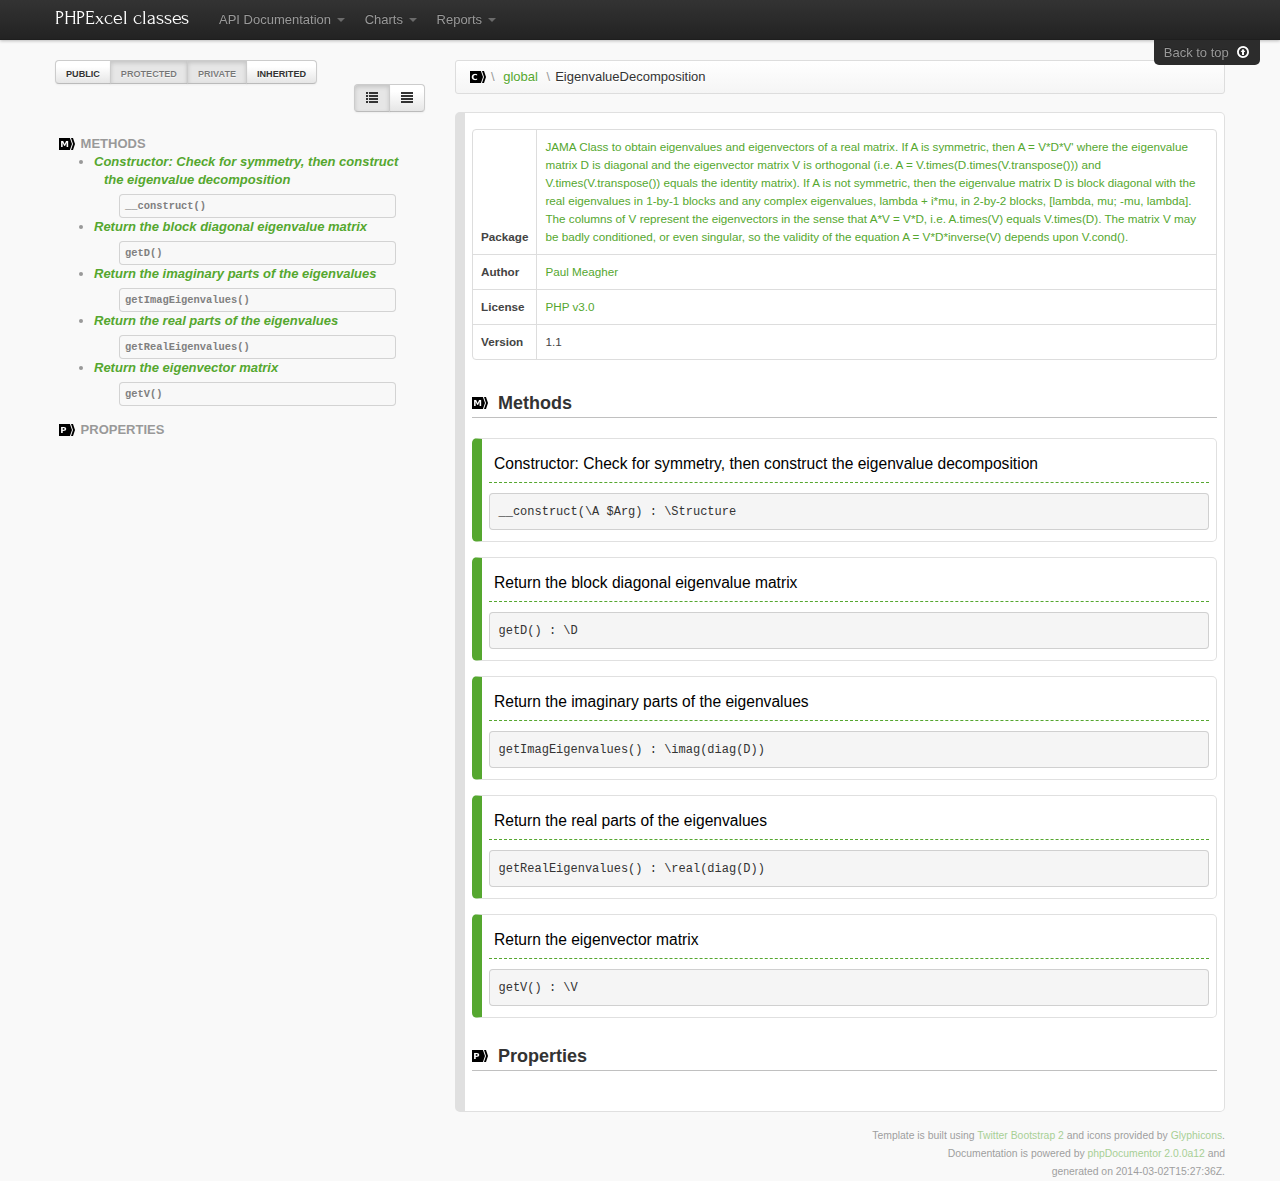
<file: Class/PHPExcel_1.8.0_doc/Documentation/API/classes/EigenvalueDecomposition.html>
<!DOCTYPE html><html lang="en">
<head>
<meta http-equiv="Content-Type" content="text/html; charset=UTF-8">
<meta name="viewport" content="width=device-width; initial-scale=1.0; maximum-scale=1.0; user-scalable=0;">
<meta charset="utf-8">
<title>PHPExcel classes » \EigenvalueDecomposition</title>
<meta name="author" content="Mike van Riel">
<meta name="description" content="">
<link href="../css/template.css" rel="stylesheet" media="all">
<script src="../js/jquery-1.7.1.min.js" type="text/javascript"></script><script src="../js/jquery-ui-1.8.2.custom.min.js" type="text/javascript"></script><script src="../js/jquery.mousewheel.min.js" type="text/javascript"></script><script src="../js/bootstrap.js" type="text/javascript"></script><script src="../js/template.js" type="text/javascript"></script><script src="../js/prettify/prettify.min.js" type="text/javascript"></script><link rel="shortcut icon" href="../img/favicon.ico">
<link rel="apple-touch-icon" href="../img/apple-touch-icon.png">
<link rel="apple-touch-icon" sizes="72x72" href="../img/apple-touch-icon-72x72.png">
<link rel="apple-touch-icon" sizes="114x114" href="../img/apple-touch-icon-114x114.png">
</head>
<body>
<div class="navbar navbar-fixed-top">
<div class="navbar-inner"><div class="container">
<a class="btn btn-navbar" data-toggle="collapse" data-target=".nav-collapse"><span class="icon-bar"></span><span class="icon-bar"></span><span class="icon-bar"></span></a><a class="brand" href="../index.html">PHPExcel classes</a><div class="nav-collapse"><ul class="nav">
<li class="dropdown">
<a href="#api" class="dropdown-toggle" data-toggle="dropdown">
                                    API Documentation <b class="caret"></b></a><ul class="dropdown-menu">
<li><a>Packages</a></li>
<li><a href="../packages/Default.html"><i class="icon-folder-open"></i> Default</a></li>
<li><a href="../packages/JAMA.html"><i class="icon-folder-open"></i> JAMA</a></li>
<li><a href="../packages/JAMA%0D%0ACholesky%20decomposition%20class%0D%0AFor%20a%20symmetric,%20positive%20definite%20matrix%20A,%20the%20Cholesky%20decomposition%0D%0Ais%20an%20lower%20triangular%20matrix%20L%20so%20that%20A%20=%20L*L'.html"><i class="icon-folder-open"></i> JAMA
Cholesky decomposition class
For a symmetric, positive definite matrix A, the Cholesky decomposition
is an lower triangular matrix L so that A = L*L'</a></li>
<li><a href="../packages/JAMA%0D%0AClass%20to%20obtain%20eigenvalues%20and%20eigenvectors%20of%20a%20real%20matrix.html"><i class="icon-folder-open"></i> JAMA
Class to obtain eigenvalues and eigenvectors of a real matrix</a></li>
<li><a href="../packages/JAMA%0D%0AError%20handling.html"><i class="icon-folder-open"></i> JAMA
Error handling</a></li>
<li><a href="../packages/JAMA%0D%0AFor%20an%20m-by-n%20matrix%20A%20with%20m%20&gt;=%20n,%20the%20LU%20decomposition%20is%20an%20m-by-n%0D%0Aunit%20lower%20triangular%20matrix%20L,%20an%20n-by-n%20upper%20triangular%20matrix%20U,%0D%0Aand%20a%20permutation%20vector%20piv%20of%20length%20m%20so%20that%20A(piv,:)%20=%20L*U.html"><i class="icon-folder-open"></i> JAMA
For an m-by-n matrix A with m &gt;= n, the LU decomposition is an m-by-n
unit lower triangular matrix L, an n-by-n upper triangular matrix U,
and a permutation vector piv of length m so that A(piv,:) = L*U</a></li>
<li><a href="../packages/JAMA%0D%0AFor%20an%20m-by-n%20matrix%20A%20with%20m%20&gt;=%20n,%20the%20QR%20decomposition%20is%20an%20m-by-n%0D%0Aorthogonal%20matrix%20Q%20and%20an%20n-by-n%20upper%20triangular%20matrix%20R%20so%20that%0D%0AA%20=%20Q*R.html"><i class="icon-folder-open"></i> JAMA
For an m-by-n matrix A with m &gt;= n, the QR decomposition is an m-by-n
orthogonal matrix Q and an n-by-n upper triangular matrix R so that
A = Q*R</a></li>
<li><a href="../packages/JAMA%0D%0AFor%20an%20m-by-n%20matrix%20A%20with%20m%20&gt;=%20n,%20the%20singular%20value%20decomposition%20is%0D%0Aan%20m-by-n%20orthogonal%20matrix%20U,%20an%20n-by-n%20diagonal%20matrix%20S,%20and%0D%0Aan%20n-by-n%20orthogonal%20matrix%20V%20so%20that%20A%20=%20U*S*V'.html"><i class="icon-folder-open"></i> JAMA
For an m-by-n matrix A with m &gt;= n, the singular value decomposition is
an m-by-n orthogonal matrix U, an n-by-n diagonal matrix S, and
an n-by-n orthogonal matrix V so that A = U*S*V'</a></li>
<li><a href="../packages/JAMA%0D%0APythagorean%20Theorem:%0D%0Aa%20=%203%0D%0Ab%20=%204%0D%0Ar%20=%20sqrt(square(a)%20+%20square(b))%0D%0Ar%20=%205%0D%0Ar%20=%20sqrt(a%5E2%20+%20b%5E2)%20without%20under.overflow.html"><i class="icon-folder-open"></i> JAMA
Pythagorean Theorem:
a = 3
b = 4
r = sqrt(square(a) + square(b))
r = 5
r = sqrt(a^2 + b^2) without under/overflow</a></li>
<li><a href="../packages/PHPExcel.html"><i class="icon-folder-open"></i> PHPExcel</a></li>
</ul>
</li>
<li class="dropdown" id="charts-menu">
<a href="#charts" class="dropdown-toggle" data-toggle="dropdown">
                                    Charts <b class="caret"></b></a><ul class="dropdown-menu"><li><a href="../graph_class.html"><i class="icon-list-alt"></i> Class hierarchy diagram</a></li></ul>
</li>
<li class="dropdown" id="reports-menu">
<a href="#reports" class="dropdown-toggle" data-toggle="dropdown">
                                    Reports <b class="caret"></b></a><ul class="dropdown-menu">
<li><a href="../errors.html"><i class="icon-remove-sign"></i> Errors 
                <span class="label label-info">551</span></a></li>
<li><a href="../markers.html"><i class="icon-map-marker"></i> Markers 
                <ul>
<li>todo 
                <span class="label label-info">19</span>
</li>
<li>fixme 
                <span class="label label-info">10</span>
</li>
</ul></a></li>
<li><a href="../deprecated.html"><i class="icon-stop"></i> Deprecated elements 
                <span class="label label-info">12</span></a></li>
</ul>
</li>
</ul></div>
</div></div>
<div class="go_to_top"><a href="#___" style="color: inherit">Back to top  <i class="icon-upload icon-white"></i></a></div>
</div>
<div id="___" class="container">
<noscript><div class="alert alert-warning">
                            Javascript is disabled; several features are only available
                            if Javascript is enabled.
                        </div></noscript>
<div class="row">
<div class="span4">
<span class="btn-group visibility" data-toggle="buttons-checkbox"><button class="btn public active" title="Show public elements">Public</button><button class="btn protected" title="Show protected elements">Protected</button><button class="btn private" title="Show private elements">Private</button><button class="btn inherited active" title="Show inherited elements">Inherited</button></span><div class="btn-group view pull-right" data-toggle="buttons-radio">
<button class="btn details" title="Show descriptions and method names"><i class="icon-list"></i></button><button class="btn simple" title="Show only method names"><i class="icon-align-justify"></i></button>
</div>
<ul class="side-nav nav nav-list">
<li class="nav-header">
<i class="icon-custom icon-method"></i> Methods
                    <ul>
<li class="method public "><a href="#method___construct" title="__construct :: Constructor: Check for symmetry, then construct the eigenvalue decomposition"><span class="description">Constructor: Check for symmetry, then construct the eigenvalue decomposition</span><pre>__construct()</pre></a></li>
<li class="method public "><a href="#method_getD" title="getD :: Return the block diagonal eigenvalue matrix"><span class="description">Return the block diagonal eigenvalue matrix</span><pre>getD()</pre></a></li>
<li class="method public "><a href="#method_getImagEigenvalues" title="getImagEigenvalues :: Return the imaginary parts of the eigenvalues"><span class="description">Return the imaginary parts of the eigenvalues</span><pre>getImagEigenvalues()</pre></a></li>
<li class="method public "><a href="#method_getRealEigenvalues" title="getRealEigenvalues :: Return the real parts of the eigenvalues"><span class="description">Return the real parts of the eigenvalues</span><pre>getRealEigenvalues()</pre></a></li>
<li class="method public "><a href="#method_getV" title="getV :: Return the eigenvector matrix"><span class="description">Return the eigenvector matrix</span><pre>getV()</pre></a></li>
</ul>
</li>
<li class="nav-header private">» Private
                    <ul>
<li class="method private "><a href="#method_cdiv" title="cdiv :: Performs complex division."><span class="description">Performs complex division.</span><pre>cdiv()</pre></a></li>
<li class="method private "><a href="#method_hqr2" title="hqr2 :: Nonsymmetric reduction from Hessenberg to real Schur form."><span class="description">Nonsymmetric reduction from Hessenberg to real Schur form.</span><pre>hqr2()</pre></a></li>
<li class="method private "><a href="#method_orthes" title="orthes :: Nonsymmetric reduction to Hessenberg form."><span class="description">Nonsymmetric reduction to Hessenberg form.</span><pre>orthes()</pre></a></li>
<li class="method private "><a href="#method_tql2" title="tql2 :: Symmetric tridiagonal QL algorithm."><span class="description">Symmetric tridiagonal QL algorithm.</span><pre>tql2()</pre></a></li>
<li class="method private "><a href="#method_tred2" title="tred2 :: Symmetric Householder reduction to tridiagonal form."><span class="description">Symmetric Householder reduction to tridiagonal form.</span><pre>tred2()</pre></a></li>
</ul>
</li>
<li class="nav-header">
<i class="icon-custom icon-property"></i> Properties
                    <ul></ul>
</li>
<li class="nav-header private">» Private
                    <ul>
<li class="property private "><a href="#property_H" title="$H :: Array for internal storage of nonsymmetric Hessenberg form."><span class="description"></span><pre>$H</pre></a></li>
<li class="property private "><a href="#property_V" title="$V :: Array for internal storage of eigenvectors."><span class="description"></span><pre>$V</pre></a></li>
<li class="property private "><a href="#property_cdivi" title="$cdivi :: "><span class="description"></span><pre>$cdivi</pre></a></li>
<li class="property private "><a href="#property_cdivr" title="$cdivr :: Used for complex scalar division."><span class="description"></span><pre>$cdivr</pre></a></li>
<li class="property private "><a href="#property_d" title="$d :: Arrays for internal storage of eigenvalues."><span class="description"></span><pre>$d</pre></a></li>
<li class="property private "><a href="#property_e" title="$e :: "><span class="description"></span><pre>$e</pre></a></li>
<li class="property private "><a href="#property_issymmetric" title="$issymmetric :: Internal symmetry flag."><span class="description"></span><pre>$issymmetric</pre></a></li>
<li class="property private "><a href="#property_n" title="$n :: Row and column dimension (square matrix)."><span class="description"></span><pre>$n</pre></a></li>
<li class="property private "><a href="#property_ort" title="$ort :: Working storage for nonsymmetric algorithm."><span class="description"></span><pre>$ort</pre></a></li>
</ul>
</li>
</ul>
</div>
<div class="span8">
<a id="\EigenvalueDecomposition"></a><ul class="breadcrumb">
<li>
<a href="../index.html"><i class="icon-custom icon-class"></i></a><span class="divider">\</span>
</li>
<li><a href="../namespaces/global.html">global</a></li>
<li class="active">
<span class="divider">\</span><a href="../classes/EigenvalueDecomposition.html">EigenvalueDecomposition</a>
</li>
</ul>
<div class="element class">
<p class="short_description"></p>
<div class="details">
<div class="long_description"></div>
<table class="table table-bordered">
<tr>
<th>package</th>
<td><a href="../packages/JAMA%0D%0AClass%20to%20obtain%20eigenvalues%20and%20eigenvectors%20of%20a%20real%20matrix.%0D%0AIf%20A%20is%20symmetric,%20then%20A%20=%20V*D*V'%20where%20the%20eigenvalue%20matrix%20D%0D%0Ais%20diagonal%20and%20the%20eigenvector%20matrix%20V%20is%20orthogonal%20(i.e.%0D%0AA%20=%20V.times(D.times(V.transpose()))%20and%20V.times(V.transpose())%0D%0Aequals%20the%20identity%20matrix).%0D%0AIf%20A%20is%20not%20symmetric,%20then%20the%20eigenvalue%20matrix%20D%20is%20block%20diagonal%0D%0Awith%20the%20real%20eigenvalues%20in%201-by-1%20blocks%20and%20any%20complex%20eigenvalues,%0D%0Alambda%20+%20i*mu,%20in%202-by-2%20blocks,%20%5Blambda,%20mu;%20-mu,%20lambda%5D.%20%20The%0D%0Acolumns%20of%20V%20represent%20the%20eigenvectors%20in%20the%20sense%20that%20A*V%20=%20V*D,%0D%0Ai.e.%20A.times(V)%20equals%20V.times(D).%20%20The%20matrix%20V%20may%20be%20badly%0D%0Aconditioned,%20or%20even%20singular,%20so%20the%20validity%20of%20the%20equation%0D%0AA%20=%20V*D*inverse(V)%20depends%20upon%20V.cond()..html">JAMA
Class to obtain eigenvalues and eigenvectors of a real matrix.
If A is symmetric, then A = V*D*V' where the eigenvalue matrix D
is diagonal and the eigenvector matrix V is orthogonal (i.e.
A = V.times(D.times(V.transpose())) and V.times(V.transpose())
equals the identity matrix).
If A is not symmetric, then the eigenvalue matrix D is block diagonal
with the real eigenvalues in 1-by-1 blocks and any complex eigenvalues,
lambda + i*mu, in 2-by-2 blocks, [lambda, mu; -mu, lambda].  The
columns of V represent the eigenvectors in the sense that A*V = V*D,
i.e. A.times(V) equals V.times(D).  The matrix V may be badly
conditioned, or even singular, so the validity of the equation
A = V*D*inverse(V) depends upon V.cond().</a></td>
</tr>
<tr>
<th>author</th>
<td><a href="">Paul Meagher</a></td>
</tr>
<tr>
<th>license</th>
<td><a href="">PHP v3.0</a></td>
</tr>
<tr>
<th>version</th>
<td>1.1</td>
</tr>
</table>
<h3>
<i class="icon-custom icon-method"></i> Methods</h3>
<a id="method___construct"></a><div class="element clickable method public method___construct" data-toggle="collapse" data-target=".method___construct .collapse">
<h2>Constructor: Check for symmetry, then construct the eigenvalue decomposition</h2>
<pre>__construct(\A $Arg) : \Structure</pre>
<div class="labels"></div>
<div class="row collapse"><div class="detail-description">
<div class="long_description"></div>
<table class="table table-bordered"><tr>
<th>access</th>
<td>public</td>
</tr></table>
<h3>Parameters</h3>
<div class="subelement argument">
<h4>$Arg</h4>
<code>\A</code><p>Square matrix</p></div>
<h3>Returns</h3>
<div class="subelement response">
<code>\Structure</code>to access D and V.</div>
</div></div>
</div>
<a id="method_getD"></a><div class="element clickable method public method_getD" data-toggle="collapse" data-target=".method_getD .collapse">
<h2>Return the block diagonal eigenvalue matrix</h2>
<pre>getD() : \D</pre>
<div class="labels"></div>
<div class="row collapse"><div class="detail-description">
<div class="long_description"></div>
<table class="table table-bordered"><tr>
<th>access</th>
<td>public</td>
</tr></table>
<h3>Returns</h3>
<div class="subelement response"><code>\D</code></div>
</div></div>
</div>
<a id="method_getImagEigenvalues"></a><div class="element clickable method public method_getImagEigenvalues" data-toggle="collapse" data-target=".method_getImagEigenvalues .collapse">
<h2>Return the imaginary parts of the eigenvalues</h2>
<pre>getImagEigenvalues() : \imag(diag(D))</pre>
<div class="labels"></div>
<div class="row collapse"><div class="detail-description">
<div class="long_description"></div>
<table class="table table-bordered"><tr>
<th>access</th>
<td>public</td>
</tr></table>
<h3>Returns</h3>
<div class="subelement response"><code>\imag(diag(D))</code></div>
</div></div>
</div>
<a id="method_getRealEigenvalues"></a><div class="element clickable method public method_getRealEigenvalues" data-toggle="collapse" data-target=".method_getRealEigenvalues .collapse">
<h2>Return the real parts of the eigenvalues</h2>
<pre>getRealEigenvalues() : \real(diag(D))</pre>
<div class="labels"></div>
<div class="row collapse"><div class="detail-description">
<div class="long_description"></div>
<table class="table table-bordered"><tr>
<th>access</th>
<td>public</td>
</tr></table>
<h3>Returns</h3>
<div class="subelement response"><code>\real(diag(D))</code></div>
</div></div>
</div>
<a id="method_getV"></a><div class="element clickable method public method_getV" data-toggle="collapse" data-target=".method_getV .collapse">
<h2>Return the eigenvector matrix</h2>
<pre>getV() : \V</pre>
<div class="labels"></div>
<div class="row collapse"><div class="detail-description">
<div class="long_description"></div>
<table class="table table-bordered"><tr>
<th>access</th>
<td>public</td>
</tr></table>
<h3>Returns</h3>
<div class="subelement response"><code>\V</code></div>
</div></div>
</div>
<a id="method_cdiv"></a><div class="element clickable method private method_cdiv" data-toggle="collapse" data-target=".method_cdiv .collapse">
<h2>Performs complex division.</h2>
<pre>cdiv($xr, $xi, $yr, $yi) </pre>
<div class="labels"></div>
<div class="row collapse"><div class="detail-description">
<div class="long_description"></div>
<table class="table table-bordered"><tr>
<th>access</th>
<td>private</td>
</tr></table>
<h3>Parameters</h3>
<div class="subelement argument"><h4>$xr</h4></div>
<div class="subelement argument"><h4>$xi</h4></div>
<div class="subelement argument"><h4>$yr</h4></div>
<div class="subelement argument"><h4>$yi</h4></div>
</div></div>
</div>
<a id="method_hqr2"></a><div class="element clickable method private method_hqr2" data-toggle="collapse" data-target=".method_hqr2 .collapse">
<h2>Nonsymmetric reduction from Hessenberg to real Schur form.</h2>
<pre>hqr2() </pre>
<div class="labels"></div>
<div class="row collapse"><div class="detail-description">
<div class="long_description"><p>Code is derived from the Algol procedure hqr2,
by Martin and Wilkinson, Handbook for Auto. Comp.,
Vol.ii-Linear Algebra, and the corresponding
Fortran subroutine in EISPACK.</p></div>
<table class="table table-bordered"><tr>
<th>access</th>
<td>private</td>
</tr></table>
</div></div>
</div>
<a id="method_orthes"></a><div class="element clickable method private method_orthes" data-toggle="collapse" data-target=".method_orthes .collapse">
<h2>Nonsymmetric reduction to Hessenberg form.</h2>
<pre>orthes() </pre>
<div class="labels"></div>
<div class="row collapse"><div class="detail-description">
<div class="long_description"><p>This is derived from the Algol procedures orthes and ortran,
by Martin and Wilkinson, Handbook for Auto. Comp.,
Vol.ii-Linear Algebra, and the corresponding
Fortran subroutines in EISPACK.</p></div>
<table class="table table-bordered"><tr>
<th>access</th>
<td>private</td>
</tr></table>
</div></div>
</div>
<a id="method_tql2"></a><div class="element clickable method private method_tql2" data-toggle="collapse" data-target=".method_tql2 .collapse">
<h2>Symmetric tridiagonal QL algorithm.</h2>
<pre>tql2() </pre>
<div class="labels"></div>
<div class="row collapse"><div class="detail-description">
<div class="long_description"><p>This is derived from the Algol procedures tql2, by
Bowdler, Martin, Reinsch, and Wilkinson, Handbook for
Auto. Comp., Vol.ii-Linear Algebra, and the corresponding
Fortran subroutine in EISPACK.</p></div>
<table class="table table-bordered"><tr>
<th>access</th>
<td>private</td>
</tr></table>
</div></div>
</div>
<a id="method_tred2"></a><div class="element clickable method private method_tred2" data-toggle="collapse" data-target=".method_tred2 .collapse">
<h2>Symmetric Householder reduction to tridiagonal form.</h2>
<pre>tred2() </pre>
<div class="labels"></div>
<div class="row collapse"><div class="detail-description">
<div class="long_description"></div>
<table class="table table-bordered"><tr>
<th>access</th>
<td>private</td>
</tr></table>
</div></div>
</div>
<h3>
<i class="icon-custom icon-property"></i> Properties</h3>
<a id="property_H"> </a><div class="element clickable property private property_H" data-toggle="collapse" data-target=".property_H .collapse">
<h2></h2>
<pre>$H : array</pre>
<div class="labels"></div>
<div class="row collapse"><div class="detail-description"><div class="long_description"></div></div></div>
</div>
<a id="property_V"> </a><div class="element clickable property private property_V" data-toggle="collapse" data-target=".property_V .collapse">
<h2></h2>
<pre>$V : array</pre>
<div class="labels"></div>
<div class="row collapse"><div class="detail-description"><div class="long_description"></div></div></div>
</div>
<a id="property_cdivi"> </a><div class="element clickable property private property_cdivi" data-toggle="collapse" data-target=".property_cdivi .collapse">
<h2></h2>
<pre>$cdivi </pre>
<div class="labels"></div>
<div class="row collapse"><div class="detail-description"><div class="long_description"></div></div></div>
</div>
<a id="property_cdivr"> </a><div class="element clickable property private property_cdivr" data-toggle="collapse" data-target=".property_cdivr .collapse">
<h2></h2>
<pre>$cdivr : float</pre>
<div class="labels"></div>
<div class="row collapse"><div class="detail-description"><div class="long_description"></div></div></div>
</div>
<a id="property_d"> </a><div class="element clickable property private property_d" data-toggle="collapse" data-target=".property_d .collapse">
<h2></h2>
<pre>$d : array</pre>
<div class="labels"></div>
<div class="row collapse"><div class="detail-description"><div class="long_description"></div></div></div>
</div>
<a id="property_e"> </a><div class="element clickable property private property_e" data-toggle="collapse" data-target=".property_e .collapse">
<h2></h2>
<pre>$e </pre>
<div class="labels"></div>
<div class="row collapse"><div class="detail-description"><div class="long_description"></div></div></div>
</div>
<a id="property_issymmetric"> </a><div class="element clickable property private property_issymmetric" data-toggle="collapse" data-target=".property_issymmetric .collapse">
<h2></h2>
<pre>$issymmetric : int</pre>
<div class="labels"></div>
<div class="row collapse"><div class="detail-description"><div class="long_description"></div></div></div>
</div>
<a id="property_n"> </a><div class="element clickable property private property_n" data-toggle="collapse" data-target=".property_n .collapse">
<h2></h2>
<pre>$n : int</pre>
<div class="labels"></div>
<div class="row collapse"><div class="detail-description"><div class="long_description"></div></div></div>
</div>
<a id="property_ort"> </a><div class="element clickable property private property_ort" data-toggle="collapse" data-target=".property_ort .collapse">
<h2></h2>
<pre>$ort : array</pre>
<div class="labels"></div>
<div class="row collapse"><div class="detail-description"><div class="long_description"></div></div></div>
</div>
</div>
</div>
</div>
</div>
<div class="row"><footer class="span12">
            Template is built using <a href="http://twitter.github.com/bootstrap/">Twitter Bootstrap 2</a> and icons provided by <a href="http://glyphicons.com/">Glyphicons</a>.<br>
            Documentation is powered by <a href="http://www.phpdoc.org/">phpDocumentor 2.0.0a12</a> and<br>
            generated on 2014-03-02T15:27:36Z.<br></footer></div>
</div>
</body>
</html>
</file>
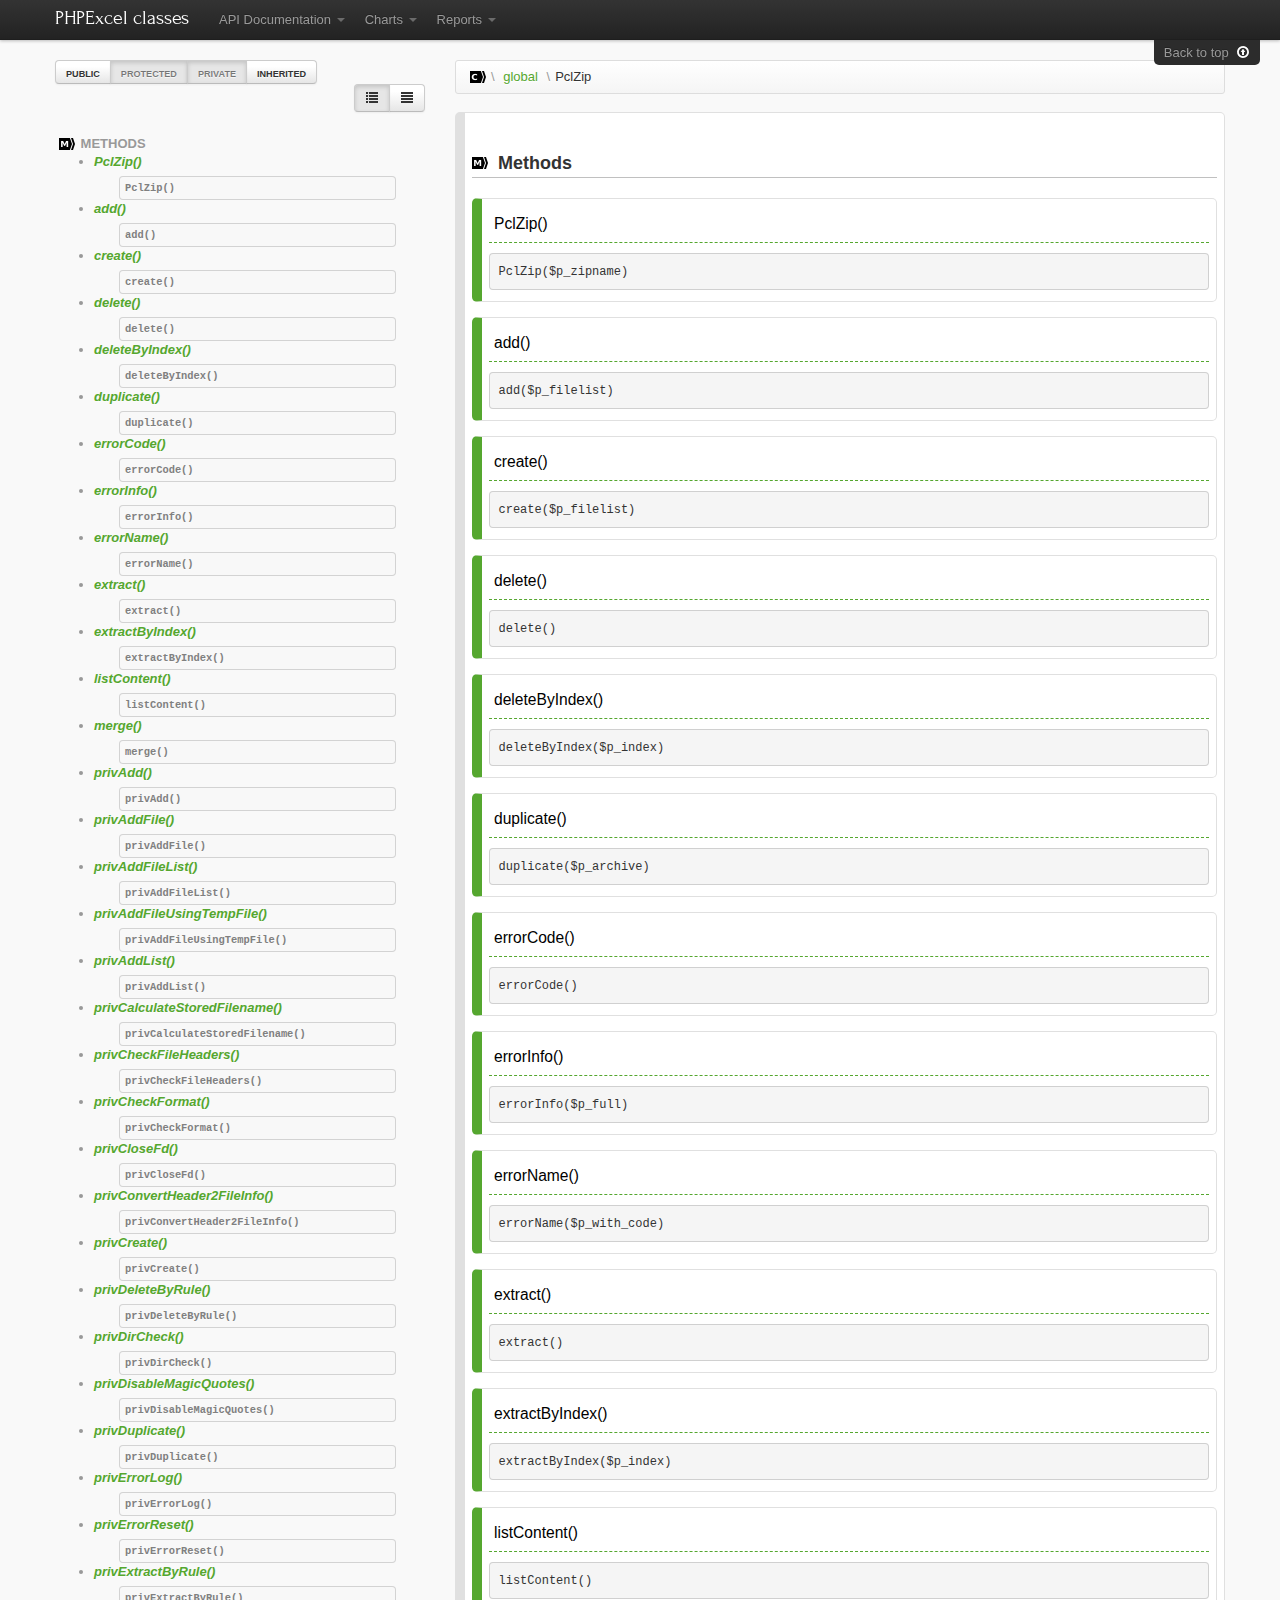
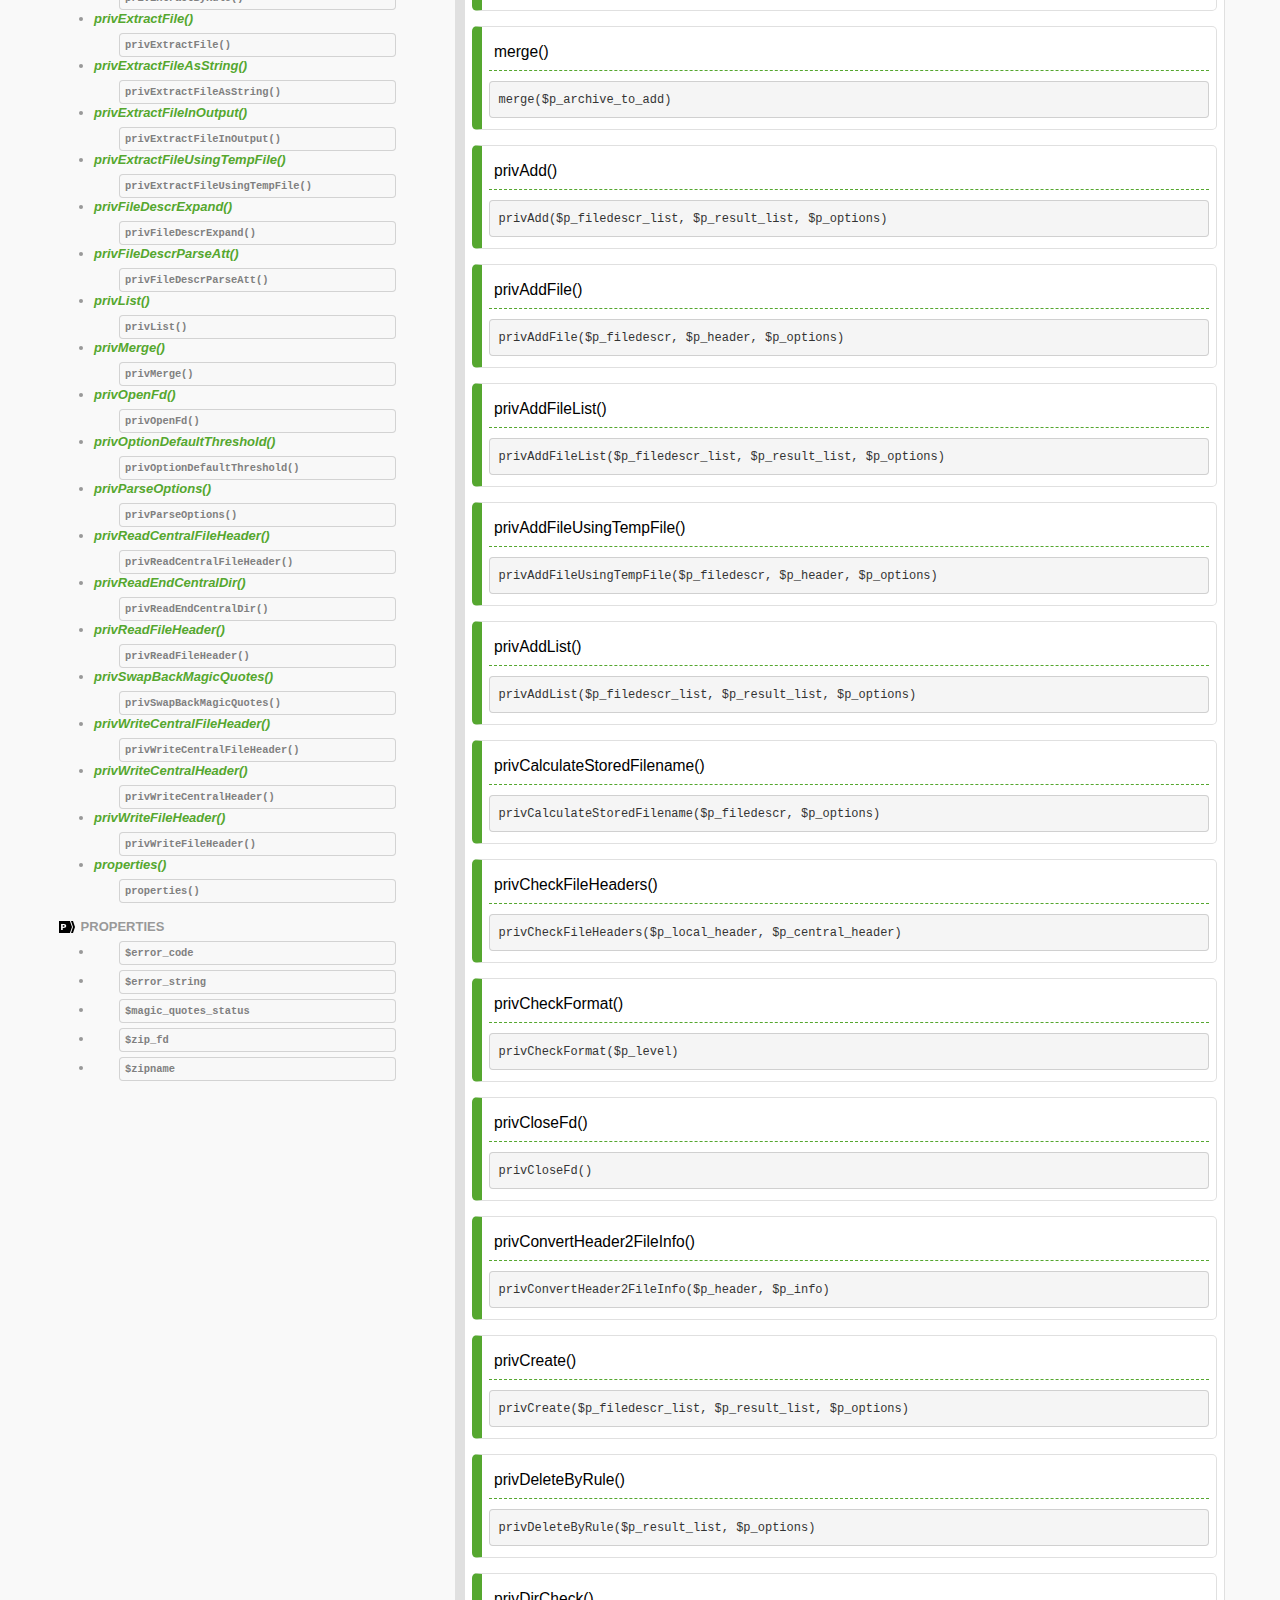
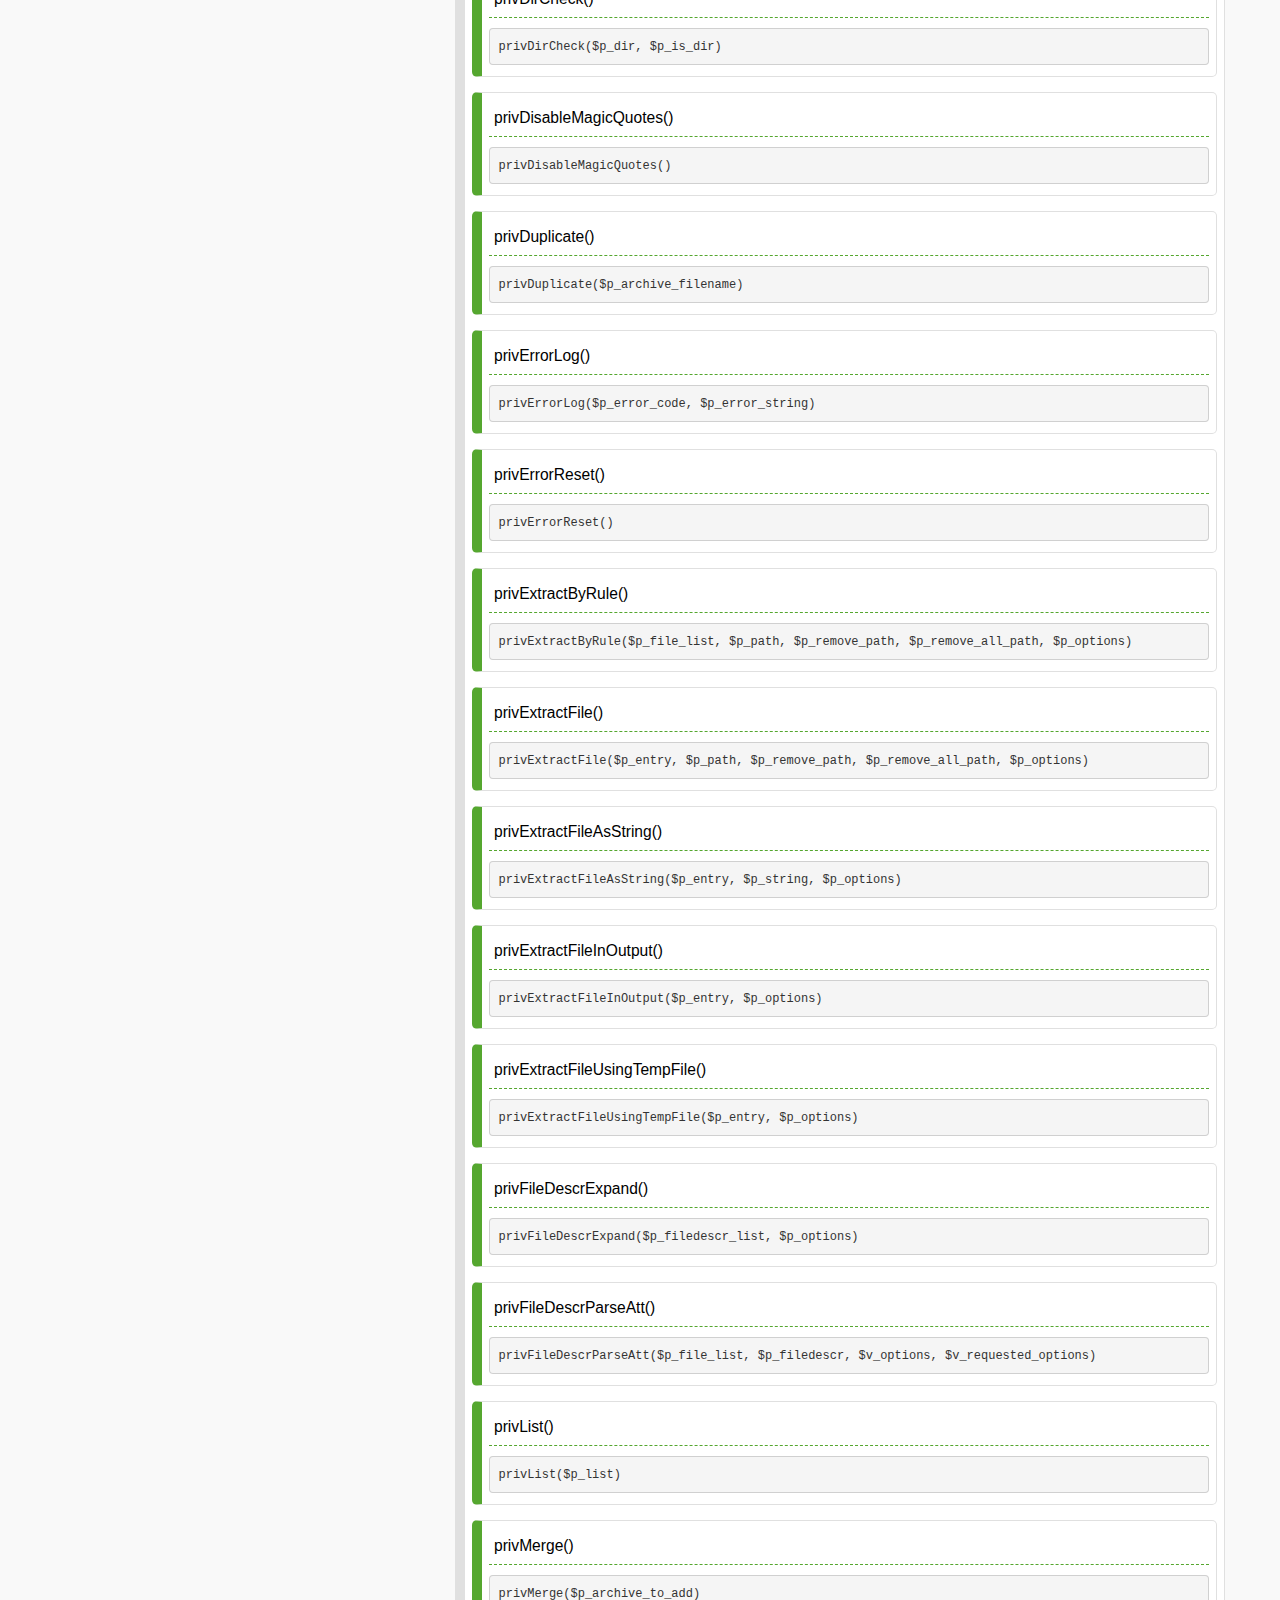
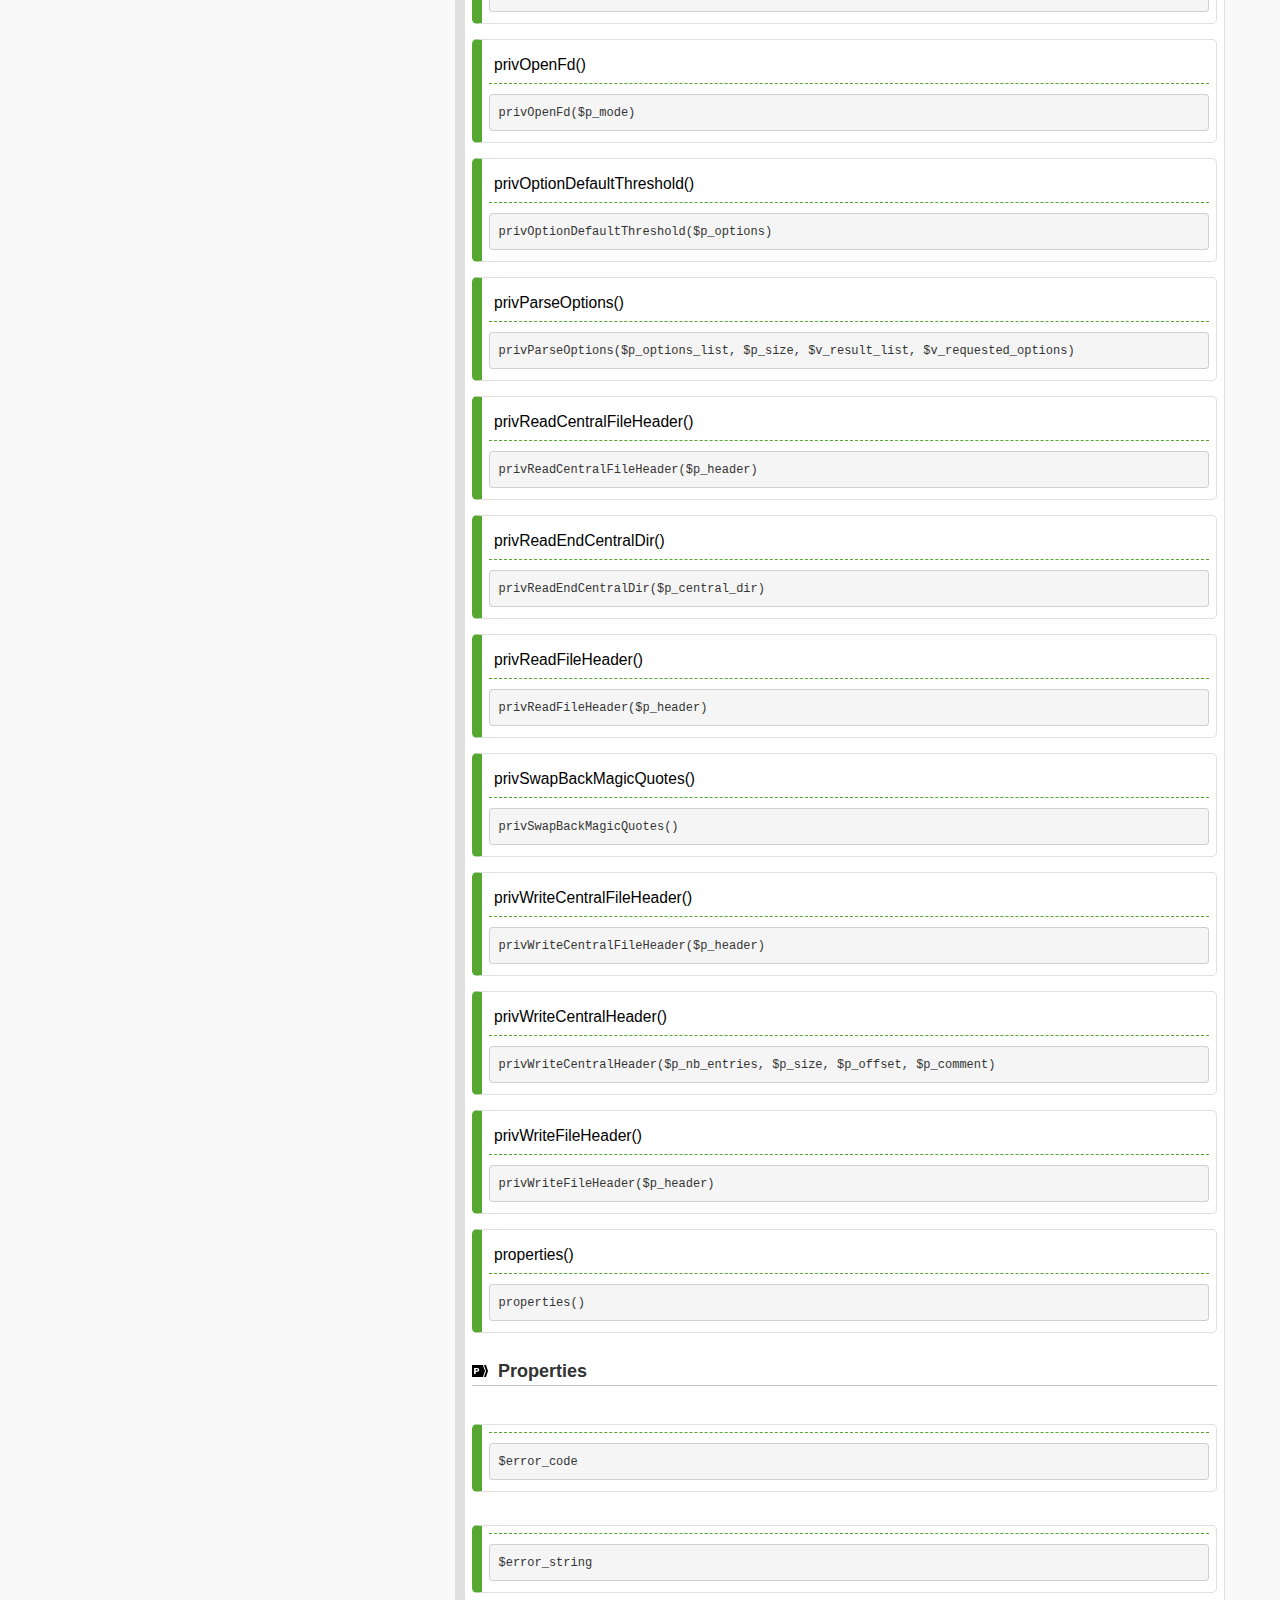
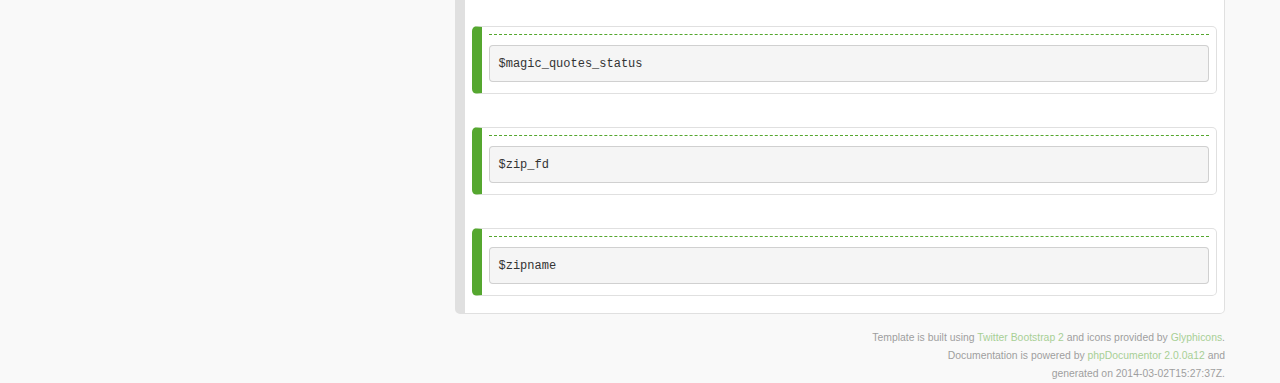
<file: Class/PHPExcel_1.8.0_doc/Documentation/API/classes/PclZip.html>
<!DOCTYPE html><html lang="en">
<head>
<meta http-equiv="Content-Type" content="text/html; charset=UTF-8">
<meta name="viewport" content="width=device-width; initial-scale=1.0; maximum-scale=1.0; user-scalable=0;">
<meta charset="utf-8">
<title>PHPExcel classes » \PclZip</title>
<meta name="author" content="Mike van Riel">
<meta name="description" content="">
<link href="../css/template.css" rel="stylesheet" media="all">
<script src="../js/jquery-1.7.1.min.js" type="text/javascript"></script><script src="../js/jquery-ui-1.8.2.custom.min.js" type="text/javascript"></script><script src="../js/jquery.mousewheel.min.js" type="text/javascript"></script><script src="../js/bootstrap.js" type="text/javascript"></script><script src="../js/template.js" type="text/javascript"></script><script src="../js/prettify/prettify.min.js" type="text/javascript"></script><link rel="shortcut icon" href="../img/favicon.ico">
<link rel="apple-touch-icon" href="../img/apple-touch-icon.png">
<link rel="apple-touch-icon" sizes="72x72" href="../img/apple-touch-icon-72x72.png">
<link rel="apple-touch-icon" sizes="114x114" href="../img/apple-touch-icon-114x114.png">
</head>
<body>
<div class="navbar navbar-fixed-top">
<div class="navbar-inner"><div class="container">
<a class="btn btn-navbar" data-toggle="collapse" data-target=".nav-collapse"><span class="icon-bar"></span><span class="icon-bar"></span><span class="icon-bar"></span></a><a class="brand" href="../index.html">PHPExcel classes</a><div class="nav-collapse"><ul class="nav">
<li class="dropdown">
<a href="#api" class="dropdown-toggle" data-toggle="dropdown">
                                    API Documentation <b class="caret"></b></a><ul class="dropdown-menu">
<li><a>Packages</a></li>
<li><a href="../packages/Default.html"><i class="icon-folder-open"></i> Default</a></li>
<li><a href="../packages/JAMA.html"><i class="icon-folder-open"></i> JAMA</a></li>
<li><a href="../packages/JAMA%0D%0ACholesky%20decomposition%20class%0D%0AFor%20a%20symmetric,%20positive%20definite%20matrix%20A,%20the%20Cholesky%20decomposition%0D%0Ais%20an%20lower%20triangular%20matrix%20L%20so%20that%20A%20=%20L*L'.html"><i class="icon-folder-open"></i> JAMA
Cholesky decomposition class
For a symmetric, positive definite matrix A, the Cholesky decomposition
is an lower triangular matrix L so that A = L*L'</a></li>
<li><a href="../packages/JAMA%0D%0AClass%20to%20obtain%20eigenvalues%20and%20eigenvectors%20of%20a%20real%20matrix.html"><i class="icon-folder-open"></i> JAMA
Class to obtain eigenvalues and eigenvectors of a real matrix</a></li>
<li><a href="../packages/JAMA%0D%0AError%20handling.html"><i class="icon-folder-open"></i> JAMA
Error handling</a></li>
<li><a href="../packages/JAMA%0D%0AFor%20an%20m-by-n%20matrix%20A%20with%20m%20&gt;=%20n,%20the%20LU%20decomposition%20is%20an%20m-by-n%0D%0Aunit%20lower%20triangular%20matrix%20L,%20an%20n-by-n%20upper%20triangular%20matrix%20U,%0D%0Aand%20a%20permutation%20vector%20piv%20of%20length%20m%20so%20that%20A(piv,:)%20=%20L*U.html"><i class="icon-folder-open"></i> JAMA
For an m-by-n matrix A with m &gt;= n, the LU decomposition is an m-by-n
unit lower triangular matrix L, an n-by-n upper triangular matrix U,
and a permutation vector piv of length m so that A(piv,:) = L*U</a></li>
<li><a href="../packages/JAMA%0D%0AFor%20an%20m-by-n%20matrix%20A%20with%20m%20&gt;=%20n,%20the%20QR%20decomposition%20is%20an%20m-by-n%0D%0Aorthogonal%20matrix%20Q%20and%20an%20n-by-n%20upper%20triangular%20matrix%20R%20so%20that%0D%0AA%20=%20Q*R.html"><i class="icon-folder-open"></i> JAMA
For an m-by-n matrix A with m &gt;= n, the QR decomposition is an m-by-n
orthogonal matrix Q and an n-by-n upper triangular matrix R so that
A = Q*R</a></li>
<li><a href="../packages/JAMA%0D%0AFor%20an%20m-by-n%20matrix%20A%20with%20m%20&gt;=%20n,%20the%20singular%20value%20decomposition%20is%0D%0Aan%20m-by-n%20orthogonal%20matrix%20U,%20an%20n-by-n%20diagonal%20matrix%20S,%20and%0D%0Aan%20n-by-n%20orthogonal%20matrix%20V%20so%20that%20A%20=%20U*S*V'.html"><i class="icon-folder-open"></i> JAMA
For an m-by-n matrix A with m &gt;= n, the singular value decomposition is
an m-by-n orthogonal matrix U, an n-by-n diagonal matrix S, and
an n-by-n orthogonal matrix V so that A = U*S*V'</a></li>
<li><a href="../packages/JAMA%0D%0APythagorean%20Theorem:%0D%0Aa%20=%203%0D%0Ab%20=%204%0D%0Ar%20=%20sqrt(square(a)%20+%20square(b))%0D%0Ar%20=%205%0D%0Ar%20=%20sqrt(a%5E2%20+%20b%5E2)%20without%20under.overflow.html"><i class="icon-folder-open"></i> JAMA
Pythagorean Theorem:
a = 3
b = 4
r = sqrt(square(a) + square(b))
r = 5
r = sqrt(a^2 + b^2) without under/overflow</a></li>
<li><a href="../packages/PHPExcel.html"><i class="icon-folder-open"></i> PHPExcel</a></li>
</ul>
</li>
<li class="dropdown" id="charts-menu">
<a href="#charts" class="dropdown-toggle" data-toggle="dropdown">
                                    Charts <b class="caret"></b></a><ul class="dropdown-menu"><li><a href="../graph_class.html"><i class="icon-list-alt"></i> Class hierarchy diagram</a></li></ul>
</li>
<li class="dropdown" id="reports-menu">
<a href="#reports" class="dropdown-toggle" data-toggle="dropdown">
                                    Reports <b class="caret"></b></a><ul class="dropdown-menu">
<li><a href="../errors.html"><i class="icon-remove-sign"></i> Errors 
                <span class="label label-info">551</span></a></li>
<li><a href="../markers.html"><i class="icon-map-marker"></i> Markers 
                <ul>
<li>todo 
                <span class="label label-info">19</span>
</li>
<li>fixme 
                <span class="label label-info">10</span>
</li>
</ul></a></li>
<li><a href="../deprecated.html"><i class="icon-stop"></i> Deprecated elements 
                <span class="label label-info">12</span></a></li>
</ul>
</li>
</ul></div>
</div></div>
<div class="go_to_top"><a href="#___" style="color: inherit">Back to top  <i class="icon-upload icon-white"></i></a></div>
</div>
<div id="___" class="container">
<noscript><div class="alert alert-warning">
                            Javascript is disabled; several features are only available
                            if Javascript is enabled.
                        </div></noscript>
<div class="row">
<div class="span4">
<span class="btn-group visibility" data-toggle="buttons-checkbox"><button class="btn public active" title="Show public elements">Public</button><button class="btn protected" title="Show protected elements">Protected</button><button class="btn private" title="Show private elements">Private</button><button class="btn inherited active" title="Show inherited elements">Inherited</button></span><div class="btn-group view pull-right" data-toggle="buttons-radio">
<button class="btn details" title="Show descriptions and method names"><i class="icon-list"></i></button><button class="btn simple" title="Show only method names"><i class="icon-align-justify"></i></button>
</div>
<ul class="side-nav nav nav-list">
<li class="nav-header">
<i class="icon-custom icon-method"></i> Methods
                    <ul>
<li class="method public "><a href="#method_PclZip" title="PclZip :: "><span class="description">PclZip()
        </span><pre>PclZip()</pre></a></li>
<li class="method public "><a href="#method_add" title="add :: "><span class="description">add()
        </span><pre>add()</pre></a></li>
<li class="method public "><a href="#method_create" title="create :: "><span class="description">create()
        </span><pre>create()</pre></a></li>
<li class="method public "><a href="#method_delete" title="delete :: "><span class="description">delete()
        </span><pre>delete()</pre></a></li>
<li class="method public "><a href="#method_deleteByIndex" title="deleteByIndex :: "><span class="description">deleteByIndex()
        </span><pre>deleteByIndex()</pre></a></li>
<li class="method public "><a href="#method_duplicate" title="duplicate :: "><span class="description">duplicate()
        </span><pre>duplicate()</pre></a></li>
<li class="method public "><a href="#method_errorCode" title="errorCode :: "><span class="description">errorCode()
        </span><pre>errorCode()</pre></a></li>
<li class="method public "><a href="#method_errorInfo" title="errorInfo :: "><span class="description">errorInfo()
        </span><pre>errorInfo()</pre></a></li>
<li class="method public "><a href="#method_errorName" title="errorName :: "><span class="description">errorName()
        </span><pre>errorName()</pre></a></li>
<li class="method public "><a href="#method_extract" title="extract :: "><span class="description">extract()
        </span><pre>extract()</pre></a></li>
<li class="method public "><a href="#method_extractByIndex" title="extractByIndex :: "><span class="description">extractByIndex()
        </span><pre>extractByIndex()</pre></a></li>
<li class="method public "><a href="#method_listContent" title="listContent :: "><span class="description">listContent()
        </span><pre>listContent()</pre></a></li>
<li class="method public "><a href="#method_merge" title="merge :: "><span class="description">merge()
        </span><pre>merge()</pre></a></li>
<li class="method public "><a href="#method_privAdd" title="privAdd :: "><span class="description">privAdd()
        </span><pre>privAdd()</pre></a></li>
<li class="method public "><a href="#method_privAddFile" title="privAddFile :: "><span class="description">privAddFile()
        </span><pre>privAddFile()</pre></a></li>
<li class="method public "><a href="#method_privAddFileList" title="privAddFileList :: "><span class="description">privAddFileList()
        </span><pre>privAddFileList()</pre></a></li>
<li class="method public "><a href="#method_privAddFileUsingTempFile" title="privAddFileUsingTempFile :: "><span class="description">privAddFileUsingTempFile()
        </span><pre>privAddFileUsingTempFile()</pre></a></li>
<li class="method public "><a href="#method_privAddList" title="privAddList :: "><span class="description">privAddList()
        </span><pre>privAddList()</pre></a></li>
<li class="method public "><a href="#method_privCalculateStoredFilename" title="privCalculateStoredFilename :: "><span class="description">privCalculateStoredFilename()
        </span><pre>privCalculateStoredFilename()</pre></a></li>
<li class="method public "><a href="#method_privCheckFileHeaders" title="privCheckFileHeaders :: "><span class="description">privCheckFileHeaders()
        </span><pre>privCheckFileHeaders()</pre></a></li>
<li class="method public "><a href="#method_privCheckFormat" title="privCheckFormat :: "><span class="description">privCheckFormat()
        </span><pre>privCheckFormat()</pre></a></li>
<li class="method public "><a href="#method_privCloseFd" title="privCloseFd :: "><span class="description">privCloseFd()
        </span><pre>privCloseFd()</pre></a></li>
<li class="method public "><a href="#method_privConvertHeader2FileInfo" title="privConvertHeader2FileInfo :: "><span class="description">privConvertHeader2FileInfo()
        </span><pre>privConvertHeader2FileInfo()</pre></a></li>
<li class="method public "><a href="#method_privCreate" title="privCreate :: "><span class="description">privCreate()
        </span><pre>privCreate()</pre></a></li>
<li class="method public "><a href="#method_privDeleteByRule" title="privDeleteByRule :: "><span class="description">privDeleteByRule()
        </span><pre>privDeleteByRule()</pre></a></li>
<li class="method public "><a href="#method_privDirCheck" title="privDirCheck :: "><span class="description">privDirCheck()
        </span><pre>privDirCheck()</pre></a></li>
<li class="method public "><a href="#method_privDisableMagicQuotes" title="privDisableMagicQuotes :: "><span class="description">privDisableMagicQuotes()
        </span><pre>privDisableMagicQuotes()</pre></a></li>
<li class="method public "><a href="#method_privDuplicate" title="privDuplicate :: "><span class="description">privDuplicate()
        </span><pre>privDuplicate()</pre></a></li>
<li class="method public "><a href="#method_privErrorLog" title="privErrorLog :: "><span class="description">privErrorLog()
        </span><pre>privErrorLog()</pre></a></li>
<li class="method public "><a href="#method_privErrorReset" title="privErrorReset :: "><span class="description">privErrorReset()
        </span><pre>privErrorReset()</pre></a></li>
<li class="method public "><a href="#method_privExtractByRule" title="privExtractByRule :: "><span class="description">privExtractByRule()
        </span><pre>privExtractByRule()</pre></a></li>
<li class="method public "><a href="#method_privExtractFile" title="privExtractFile :: "><span class="description">privExtractFile()
        </span><pre>privExtractFile()</pre></a></li>
<li class="method public "><a href="#method_privExtractFileAsString" title="privExtractFileAsString :: "><span class="description">privExtractFileAsString()
        </span><pre>privExtractFileAsString()</pre></a></li>
<li class="method public "><a href="#method_privExtractFileInOutput" title="privExtractFileInOutput :: "><span class="description">privExtractFileInOutput()
        </span><pre>privExtractFileInOutput()</pre></a></li>
<li class="method public "><a href="#method_privExtractFileUsingTempFile" title="privExtractFileUsingTempFile :: "><span class="description">privExtractFileUsingTempFile()
        </span><pre>privExtractFileUsingTempFile()</pre></a></li>
<li class="method public "><a href="#method_privFileDescrExpand" title="privFileDescrExpand :: "><span class="description">privFileDescrExpand()
        </span><pre>privFileDescrExpand()</pre></a></li>
<li class="method public "><a href="#method_privFileDescrParseAtt" title="privFileDescrParseAtt :: "><span class="description">privFileDescrParseAtt()
        </span><pre>privFileDescrParseAtt()</pre></a></li>
<li class="method public "><a href="#method_privList" title="privList :: "><span class="description">privList()
        </span><pre>privList()</pre></a></li>
<li class="method public "><a href="#method_privMerge" title="privMerge :: "><span class="description">privMerge()
        </span><pre>privMerge()</pre></a></li>
<li class="method public "><a href="#method_privOpenFd" title="privOpenFd :: "><span class="description">privOpenFd()
        </span><pre>privOpenFd()</pre></a></li>
<li class="method public "><a href="#method_privOptionDefaultThreshold" title="privOptionDefaultThreshold :: "><span class="description">privOptionDefaultThreshold()
        </span><pre>privOptionDefaultThreshold()</pre></a></li>
<li class="method public "><a href="#method_privParseOptions" title="privParseOptions :: "><span class="description">privParseOptions()
        </span><pre>privParseOptions()</pre></a></li>
<li class="method public "><a href="#method_privReadCentralFileHeader" title="privReadCentralFileHeader :: "><span class="description">privReadCentralFileHeader()
        </span><pre>privReadCentralFileHeader()</pre></a></li>
<li class="method public "><a href="#method_privReadEndCentralDir" title="privReadEndCentralDir :: "><span class="description">privReadEndCentralDir()
        </span><pre>privReadEndCentralDir()</pre></a></li>
<li class="method public "><a href="#method_privReadFileHeader" title="privReadFileHeader :: "><span class="description">privReadFileHeader()
        </span><pre>privReadFileHeader()</pre></a></li>
<li class="method public "><a href="#method_privSwapBackMagicQuotes" title="privSwapBackMagicQuotes :: "><span class="description">privSwapBackMagicQuotes()
        </span><pre>privSwapBackMagicQuotes()</pre></a></li>
<li class="method public "><a href="#method_privWriteCentralFileHeader" title="privWriteCentralFileHeader :: "><span class="description">privWriteCentralFileHeader()
        </span><pre>privWriteCentralFileHeader()</pre></a></li>
<li class="method public "><a href="#method_privWriteCentralHeader" title="privWriteCentralHeader :: "><span class="description">privWriteCentralHeader()
        </span><pre>privWriteCentralHeader()</pre></a></li>
<li class="method public "><a href="#method_privWriteFileHeader" title="privWriteFileHeader :: "><span class="description">privWriteFileHeader()
        </span><pre>privWriteFileHeader()</pre></a></li>
<li class="method public "><a href="#method_properties" title="properties :: "><span class="description">properties()
        </span><pre>properties()</pre></a></li>
</ul>
</li>
<li class="nav-header">
<i class="icon-custom icon-property"></i> Properties
                    <ul>
<li class="property public "><a href="#property_error_code" title="$error_code :: "><span class="description"></span><pre>$error_code</pre></a></li>
<li class="property public "><a href="#property_error_string" title="$error_string :: "><span class="description"></span><pre>$error_string</pre></a></li>
<li class="property public "><a href="#property_magic_quotes_status" title="$magic_quotes_status :: "><span class="description"></span><pre>$magic_quotes_status</pre></a></li>
<li class="property public "><a href="#property_zip_fd" title="$zip_fd :: "><span class="description"></span><pre>$zip_fd</pre></a></li>
<li class="property public "><a href="#property_zipname" title="$zipname :: "><span class="description"></span><pre>$zipname</pre></a></li>
</ul>
</li>
</ul>
</div>
<div class="span8">
<a id="\PclZip"></a><ul class="breadcrumb">
<li>
<a href="../index.html"><i class="icon-custom icon-class"></i></a><span class="divider">\</span>
</li>
<li><a href="../namespaces/global.html">global</a></li>
<li class="active">
<span class="divider">\</span><a href="../classes/PclZip.html">PclZip</a>
</li>
</ul>
<div class="element class"><div class="details">
<h3>
<i class="icon-custom icon-method"></i> Methods</h3>
<a id="method_PclZip"></a><div class="element clickable method public method_PclZip" data-toggle="collapse" data-target=".method_PclZip .collapse">
<h2>PclZip()
        </h2>
<pre>PclZip($p_zipname) </pre>
<div class="labels"></div>
<div class="row collapse"><div class="detail-description">
<div class="long_description"></div>
<h3>Parameters</h3>
<div class="subelement argument"><h4>$p_zipname</h4></div>
</div></div>
</div>
<a id="method_add"></a><div class="element clickable method public method_add" data-toggle="collapse" data-target=".method_add .collapse">
<h2>add()
        </h2>
<pre>add($p_filelist) </pre>
<div class="labels"></div>
<div class="row collapse"><div class="detail-description">
<div class="long_description"></div>
<h3>Parameters</h3>
<div class="subelement argument"><h4>$p_filelist</h4></div>
</div></div>
</div>
<a id="method_create"></a><div class="element clickable method public method_create" data-toggle="collapse" data-target=".method_create .collapse">
<h2>create()
        </h2>
<pre>create($p_filelist) </pre>
<div class="labels"></div>
<div class="row collapse"><div class="detail-description">
<div class="long_description"></div>
<h3>Parameters</h3>
<div class="subelement argument"><h4>$p_filelist</h4></div>
</div></div>
</div>
<a id="method_delete"></a><div class="element clickable method public method_delete" data-toggle="collapse" data-target=".method_delete .collapse">
<h2>delete()
        </h2>
<pre>delete() </pre>
<div class="labels"></div>
<div class="row collapse"><div class="detail-description"><div class="long_description"></div></div></div>
</div>
<a id="method_deleteByIndex"></a><div class="element clickable method public method_deleteByIndex" data-toggle="collapse" data-target=".method_deleteByIndex .collapse">
<h2>deleteByIndex()
        </h2>
<pre>deleteByIndex($p_index) </pre>
<div class="labels"></div>
<div class="row collapse"><div class="detail-description">
<div class="long_description"></div>
<h3>Parameters</h3>
<div class="subelement argument"><h4>$p_index</h4></div>
</div></div>
</div>
<a id="method_duplicate"></a><div class="element clickable method public method_duplicate" data-toggle="collapse" data-target=".method_duplicate .collapse">
<h2>duplicate()
        </h2>
<pre>duplicate($p_archive) </pre>
<div class="labels"></div>
<div class="row collapse"><div class="detail-description">
<div class="long_description"></div>
<h3>Parameters</h3>
<div class="subelement argument"><h4>$p_archive</h4></div>
</div></div>
</div>
<a id="method_errorCode"></a><div class="element clickable method public method_errorCode" data-toggle="collapse" data-target=".method_errorCode .collapse">
<h2>errorCode()
        </h2>
<pre>errorCode() </pre>
<div class="labels"></div>
<div class="row collapse"><div class="detail-description"><div class="long_description"></div></div></div>
</div>
<a id="method_errorInfo"></a><div class="element clickable method public method_errorInfo" data-toggle="collapse" data-target=".method_errorInfo .collapse">
<h2>errorInfo()
        </h2>
<pre>errorInfo($p_full) </pre>
<div class="labels"></div>
<div class="row collapse"><div class="detail-description">
<div class="long_description"></div>
<h3>Parameters</h3>
<div class="subelement argument"><h4>$p_full</h4></div>
</div></div>
</div>
<a id="method_errorName"></a><div class="element clickable method public method_errorName" data-toggle="collapse" data-target=".method_errorName .collapse">
<h2>errorName()
        </h2>
<pre>errorName($p_with_code) </pre>
<div class="labels"></div>
<div class="row collapse"><div class="detail-description">
<div class="long_description"></div>
<h3>Parameters</h3>
<div class="subelement argument"><h4>$p_with_code</h4></div>
</div></div>
</div>
<a id="method_extract"></a><div class="element clickable method public method_extract" data-toggle="collapse" data-target=".method_extract .collapse">
<h2>extract()
        </h2>
<pre>extract() </pre>
<div class="labels"></div>
<div class="row collapse"><div class="detail-description"><div class="long_description"></div></div></div>
</div>
<a id="method_extractByIndex"></a><div class="element clickable method public method_extractByIndex" data-toggle="collapse" data-target=".method_extractByIndex .collapse">
<h2>extractByIndex()
        </h2>
<pre>extractByIndex($p_index) </pre>
<div class="labels"></div>
<div class="row collapse"><div class="detail-description">
<div class="long_description"></div>
<h3>Parameters</h3>
<div class="subelement argument"><h4>$p_index</h4></div>
</div></div>
</div>
<a id="method_listContent"></a><div class="element clickable method public method_listContent" data-toggle="collapse" data-target=".method_listContent .collapse">
<h2>listContent()
        </h2>
<pre>listContent() </pre>
<div class="labels"></div>
<div class="row collapse"><div class="detail-description"><div class="long_description"></div></div></div>
</div>
<a id="method_merge"></a><div class="element clickable method public method_merge" data-toggle="collapse" data-target=".method_merge .collapse">
<h2>merge()
        </h2>
<pre>merge($p_archive_to_add) </pre>
<div class="labels"></div>
<div class="row collapse"><div class="detail-description">
<div class="long_description"></div>
<h3>Parameters</h3>
<div class="subelement argument"><h4>$p_archive_to_add</h4></div>
</div></div>
</div>
<a id="method_privAdd"></a><div class="element clickable method public method_privAdd" data-toggle="collapse" data-target=".method_privAdd .collapse">
<h2>privAdd()
        </h2>
<pre>privAdd($p_filedescr_list, $p_result_list, $p_options) </pre>
<div class="labels"></div>
<div class="row collapse"><div class="detail-description">
<div class="long_description"></div>
<h3>Parameters</h3>
<div class="subelement argument"><h4>$p_filedescr_list</h4></div>
<div class="subelement argument"><h4>$p_result_list</h4></div>
<div class="subelement argument"><h4>$p_options</h4></div>
</div></div>
</div>
<a id="method_privAddFile"></a><div class="element clickable method public method_privAddFile" data-toggle="collapse" data-target=".method_privAddFile .collapse">
<h2>privAddFile()
        </h2>
<pre>privAddFile($p_filedescr, $p_header, $p_options) </pre>
<div class="labels"></div>
<div class="row collapse"><div class="detail-description">
<div class="long_description"></div>
<h3>Parameters</h3>
<div class="subelement argument"><h4>$p_filedescr</h4></div>
<div class="subelement argument"><h4>$p_header</h4></div>
<div class="subelement argument"><h4>$p_options</h4></div>
</div></div>
</div>
<a id="method_privAddFileList"></a><div class="element clickable method public method_privAddFileList" data-toggle="collapse" data-target=".method_privAddFileList .collapse">
<h2>privAddFileList()
        </h2>
<pre>privAddFileList($p_filedescr_list, $p_result_list, $p_options) </pre>
<div class="labels"></div>
<div class="row collapse"><div class="detail-description">
<div class="long_description"></div>
<h3>Parameters</h3>
<div class="subelement argument"><h4>$p_filedescr_list</h4></div>
<div class="subelement argument"><h4>$p_result_list</h4></div>
<div class="subelement argument"><h4>$p_options</h4></div>
</div></div>
</div>
<a id="method_privAddFileUsingTempFile"></a><div class="element clickable method public method_privAddFileUsingTempFile" data-toggle="collapse" data-target=".method_privAddFileUsingTempFile .collapse">
<h2>privAddFileUsingTempFile()
        </h2>
<pre>privAddFileUsingTempFile($p_filedescr, $p_header, $p_options) </pre>
<div class="labels"></div>
<div class="row collapse"><div class="detail-description">
<div class="long_description"></div>
<h3>Parameters</h3>
<div class="subelement argument"><h4>$p_filedescr</h4></div>
<div class="subelement argument"><h4>$p_header</h4></div>
<div class="subelement argument"><h4>$p_options</h4></div>
</div></div>
</div>
<a id="method_privAddList"></a><div class="element clickable method public method_privAddList" data-toggle="collapse" data-target=".method_privAddList .collapse">
<h2>privAddList()
        </h2>
<pre>privAddList($p_filedescr_list, $p_result_list, $p_options) </pre>
<div class="labels"></div>
<div class="row collapse"><div class="detail-description">
<div class="long_description"></div>
<h3>Parameters</h3>
<div class="subelement argument"><h4>$p_filedescr_list</h4></div>
<div class="subelement argument"><h4>$p_result_list</h4></div>
<div class="subelement argument"><h4>$p_options</h4></div>
</div></div>
</div>
<a id="method_privCalculateStoredFilename"></a><div class="element clickable method public method_privCalculateStoredFilename" data-toggle="collapse" data-target=".method_privCalculateStoredFilename .collapse">
<h2>privCalculateStoredFilename()
        </h2>
<pre>privCalculateStoredFilename($p_filedescr, $p_options) </pre>
<div class="labels"></div>
<div class="row collapse"><div class="detail-description">
<div class="long_description"></div>
<h3>Parameters</h3>
<div class="subelement argument"><h4>$p_filedescr</h4></div>
<div class="subelement argument"><h4>$p_options</h4></div>
</div></div>
</div>
<a id="method_privCheckFileHeaders"></a><div class="element clickable method public method_privCheckFileHeaders" data-toggle="collapse" data-target=".method_privCheckFileHeaders .collapse">
<h2>privCheckFileHeaders()
        </h2>
<pre>privCheckFileHeaders($p_local_header, $p_central_header) </pre>
<div class="labels"></div>
<div class="row collapse"><div class="detail-description">
<div class="long_description"></div>
<h3>Parameters</h3>
<div class="subelement argument"><h4>$p_local_header</h4></div>
<div class="subelement argument"><h4>$p_central_header</h4></div>
</div></div>
</div>
<a id="method_privCheckFormat"></a><div class="element clickable method public method_privCheckFormat" data-toggle="collapse" data-target=".method_privCheckFormat .collapse">
<h2>privCheckFormat()
        </h2>
<pre>privCheckFormat($p_level) </pre>
<div class="labels"></div>
<div class="row collapse"><div class="detail-description">
<div class="long_description"></div>
<h3>Parameters</h3>
<div class="subelement argument"><h4>$p_level</h4></div>
</div></div>
</div>
<a id="method_privCloseFd"></a><div class="element clickable method public method_privCloseFd" data-toggle="collapse" data-target=".method_privCloseFd .collapse">
<h2>privCloseFd()
        </h2>
<pre>privCloseFd() </pre>
<div class="labels"></div>
<div class="row collapse"><div class="detail-description"><div class="long_description"></div></div></div>
</div>
<a id="method_privConvertHeader2FileInfo"></a><div class="element clickable method public method_privConvertHeader2FileInfo" data-toggle="collapse" data-target=".method_privConvertHeader2FileInfo .collapse">
<h2>privConvertHeader2FileInfo()
        </h2>
<pre>privConvertHeader2FileInfo($p_header, $p_info) </pre>
<div class="labels"></div>
<div class="row collapse"><div class="detail-description">
<div class="long_description"></div>
<h3>Parameters</h3>
<div class="subelement argument"><h4>$p_header</h4></div>
<div class="subelement argument"><h4>$p_info</h4></div>
</div></div>
</div>
<a id="method_privCreate"></a><div class="element clickable method public method_privCreate" data-toggle="collapse" data-target=".method_privCreate .collapse">
<h2>privCreate()
        </h2>
<pre>privCreate($p_filedescr_list, $p_result_list, $p_options) </pre>
<div class="labels"></div>
<div class="row collapse"><div class="detail-description">
<div class="long_description"></div>
<h3>Parameters</h3>
<div class="subelement argument"><h4>$p_filedescr_list</h4></div>
<div class="subelement argument"><h4>$p_result_list</h4></div>
<div class="subelement argument"><h4>$p_options</h4></div>
</div></div>
</div>
<a id="method_privDeleteByRule"></a><div class="element clickable method public method_privDeleteByRule" data-toggle="collapse" data-target=".method_privDeleteByRule .collapse">
<h2>privDeleteByRule()
        </h2>
<pre>privDeleteByRule($p_result_list, $p_options) </pre>
<div class="labels"></div>
<div class="row collapse"><div class="detail-description">
<div class="long_description"></div>
<h3>Parameters</h3>
<div class="subelement argument"><h4>$p_result_list</h4></div>
<div class="subelement argument"><h4>$p_options</h4></div>
</div></div>
</div>
<a id="method_privDirCheck"></a><div class="element clickable method public method_privDirCheck" data-toggle="collapse" data-target=".method_privDirCheck .collapse">
<h2>privDirCheck()
        </h2>
<pre>privDirCheck($p_dir, $p_is_dir) </pre>
<div class="labels"></div>
<div class="row collapse"><div class="detail-description">
<div class="long_description"></div>
<h3>Parameters</h3>
<div class="subelement argument"><h4>$p_dir</h4></div>
<div class="subelement argument"><h4>$p_is_dir</h4></div>
</div></div>
</div>
<a id="method_privDisableMagicQuotes"></a><div class="element clickable method public method_privDisableMagicQuotes" data-toggle="collapse" data-target=".method_privDisableMagicQuotes .collapse">
<h2>privDisableMagicQuotes()
        </h2>
<pre>privDisableMagicQuotes() </pre>
<div class="labels"></div>
<div class="row collapse"><div class="detail-description"><div class="long_description"></div></div></div>
</div>
<a id="method_privDuplicate"></a><div class="element clickable method public method_privDuplicate" data-toggle="collapse" data-target=".method_privDuplicate .collapse">
<h2>privDuplicate()
        </h2>
<pre>privDuplicate($p_archive_filename) </pre>
<div class="labels"></div>
<div class="row collapse"><div class="detail-description">
<div class="long_description"></div>
<h3>Parameters</h3>
<div class="subelement argument"><h4>$p_archive_filename</h4></div>
</div></div>
</div>
<a id="method_privErrorLog"></a><div class="element clickable method public method_privErrorLog" data-toggle="collapse" data-target=".method_privErrorLog .collapse">
<h2>privErrorLog()
        </h2>
<pre>privErrorLog($p_error_code, $p_error_string) </pre>
<div class="labels"></div>
<div class="row collapse"><div class="detail-description">
<div class="long_description"></div>
<h3>Parameters</h3>
<div class="subelement argument"><h4>$p_error_code</h4></div>
<div class="subelement argument"><h4>$p_error_string</h4></div>
</div></div>
</div>
<a id="method_privErrorReset"></a><div class="element clickable method public method_privErrorReset" data-toggle="collapse" data-target=".method_privErrorReset .collapse">
<h2>privErrorReset()
        </h2>
<pre>privErrorReset() </pre>
<div class="labels"></div>
<div class="row collapse"><div class="detail-description"><div class="long_description"></div></div></div>
</div>
<a id="method_privExtractByRule"></a><div class="element clickable method public method_privExtractByRule" data-toggle="collapse" data-target=".method_privExtractByRule .collapse">
<h2>privExtractByRule()
        </h2>
<pre>privExtractByRule($p_file_list, $p_path, $p_remove_path, $p_remove_all_path, $p_options) </pre>
<div class="labels"></div>
<div class="row collapse"><div class="detail-description">
<div class="long_description"></div>
<h3>Parameters</h3>
<div class="subelement argument"><h4>$p_file_list</h4></div>
<div class="subelement argument"><h4>$p_path</h4></div>
<div class="subelement argument"><h4>$p_remove_path</h4></div>
<div class="subelement argument"><h4>$p_remove_all_path</h4></div>
<div class="subelement argument"><h4>$p_options</h4></div>
</div></div>
</div>
<a id="method_privExtractFile"></a><div class="element clickable method public method_privExtractFile" data-toggle="collapse" data-target=".method_privExtractFile .collapse">
<h2>privExtractFile()
        </h2>
<pre>privExtractFile($p_entry, $p_path, $p_remove_path, $p_remove_all_path, $p_options) </pre>
<div class="labels"></div>
<div class="row collapse"><div class="detail-description">
<div class="long_description"></div>
<h3>Parameters</h3>
<div class="subelement argument"><h4>$p_entry</h4></div>
<div class="subelement argument"><h4>$p_path</h4></div>
<div class="subelement argument"><h4>$p_remove_path</h4></div>
<div class="subelement argument"><h4>$p_remove_all_path</h4></div>
<div class="subelement argument"><h4>$p_options</h4></div>
</div></div>
</div>
<a id="method_privExtractFileAsString"></a><div class="element clickable method public method_privExtractFileAsString" data-toggle="collapse" data-target=".method_privExtractFileAsString .collapse">
<h2>privExtractFileAsString()
        </h2>
<pre>privExtractFileAsString($p_entry, $p_string, $p_options) </pre>
<div class="labels"></div>
<div class="row collapse"><div class="detail-description">
<div class="long_description"></div>
<h3>Parameters</h3>
<div class="subelement argument"><h4>$p_entry</h4></div>
<div class="subelement argument"><h4>$p_string</h4></div>
<div class="subelement argument"><h4>$p_options</h4></div>
</div></div>
</div>
<a id="method_privExtractFileInOutput"></a><div class="element clickable method public method_privExtractFileInOutput" data-toggle="collapse" data-target=".method_privExtractFileInOutput .collapse">
<h2>privExtractFileInOutput()
        </h2>
<pre>privExtractFileInOutput($p_entry, $p_options) </pre>
<div class="labels"></div>
<div class="row collapse"><div class="detail-description">
<div class="long_description"></div>
<h3>Parameters</h3>
<div class="subelement argument"><h4>$p_entry</h4></div>
<div class="subelement argument"><h4>$p_options</h4></div>
</div></div>
</div>
<a id="method_privExtractFileUsingTempFile"></a><div class="element clickable method public method_privExtractFileUsingTempFile" data-toggle="collapse" data-target=".method_privExtractFileUsingTempFile .collapse">
<h2>privExtractFileUsingTempFile()
        </h2>
<pre>privExtractFileUsingTempFile($p_entry, $p_options) </pre>
<div class="labels"></div>
<div class="row collapse"><div class="detail-description">
<div class="long_description"></div>
<h3>Parameters</h3>
<div class="subelement argument"><h4>$p_entry</h4></div>
<div class="subelement argument"><h4>$p_options</h4></div>
</div></div>
</div>
<a id="method_privFileDescrExpand"></a><div class="element clickable method public method_privFileDescrExpand" data-toggle="collapse" data-target=".method_privFileDescrExpand .collapse">
<h2>privFileDescrExpand()
        </h2>
<pre>privFileDescrExpand($p_filedescr_list, $p_options) </pre>
<div class="labels"></div>
<div class="row collapse"><div class="detail-description">
<div class="long_description"></div>
<h3>Parameters</h3>
<div class="subelement argument"><h4>$p_filedescr_list</h4></div>
<div class="subelement argument"><h4>$p_options</h4></div>
</div></div>
</div>
<a id="method_privFileDescrParseAtt"></a><div class="element clickable method public method_privFileDescrParseAtt" data-toggle="collapse" data-target=".method_privFileDescrParseAtt .collapse">
<h2>privFileDescrParseAtt()
        </h2>
<pre>privFileDescrParseAtt($p_file_list, $p_filedescr, $v_options, $v_requested_options) </pre>
<div class="labels"></div>
<div class="row collapse"><div class="detail-description">
<div class="long_description"></div>
<h3>Parameters</h3>
<div class="subelement argument"><h4>$p_file_list</h4></div>
<div class="subelement argument"><h4>$p_filedescr</h4></div>
<div class="subelement argument"><h4>$v_options</h4></div>
<div class="subelement argument"><h4>$v_requested_options</h4></div>
</div></div>
</div>
<a id="method_privList"></a><div class="element clickable method public method_privList" data-toggle="collapse" data-target=".method_privList .collapse">
<h2>privList()
        </h2>
<pre>privList($p_list) </pre>
<div class="labels"></div>
<div class="row collapse"><div class="detail-description">
<div class="long_description"></div>
<h3>Parameters</h3>
<div class="subelement argument"><h4>$p_list</h4></div>
</div></div>
</div>
<a id="method_privMerge"></a><div class="element clickable method public method_privMerge" data-toggle="collapse" data-target=".method_privMerge .collapse">
<h2>privMerge()
        </h2>
<pre>privMerge($p_archive_to_add) </pre>
<div class="labels"></div>
<div class="row collapse"><div class="detail-description">
<div class="long_description"></div>
<h3>Parameters</h3>
<div class="subelement argument"><h4>$p_archive_to_add</h4></div>
</div></div>
</div>
<a id="method_privOpenFd"></a><div class="element clickable method public method_privOpenFd" data-toggle="collapse" data-target=".method_privOpenFd .collapse">
<h2>privOpenFd()
        </h2>
<pre>privOpenFd($p_mode) </pre>
<div class="labels"></div>
<div class="row collapse"><div class="detail-description">
<div class="long_description"></div>
<h3>Parameters</h3>
<div class="subelement argument"><h4>$p_mode</h4></div>
</div></div>
</div>
<a id="method_privOptionDefaultThreshold"></a><div class="element clickable method public method_privOptionDefaultThreshold" data-toggle="collapse" data-target=".method_privOptionDefaultThreshold .collapse">
<h2>privOptionDefaultThreshold()
        </h2>
<pre>privOptionDefaultThreshold($p_options) </pre>
<div class="labels"></div>
<div class="row collapse"><div class="detail-description">
<div class="long_description"></div>
<h3>Parameters</h3>
<div class="subelement argument"><h4>$p_options</h4></div>
</div></div>
</div>
<a id="method_privParseOptions"></a><div class="element clickable method public method_privParseOptions" data-toggle="collapse" data-target=".method_privParseOptions .collapse">
<h2>privParseOptions()
        </h2>
<pre>privParseOptions($p_options_list, $p_size, $v_result_list, $v_requested_options) </pre>
<div class="labels"></div>
<div class="row collapse"><div class="detail-description">
<div class="long_description"></div>
<h3>Parameters</h3>
<div class="subelement argument"><h4>$p_options_list</h4></div>
<div class="subelement argument"><h4>$p_size</h4></div>
<div class="subelement argument"><h4>$v_result_list</h4></div>
<div class="subelement argument"><h4>$v_requested_options</h4></div>
</div></div>
</div>
<a id="method_privReadCentralFileHeader"></a><div class="element clickable method public method_privReadCentralFileHeader" data-toggle="collapse" data-target=".method_privReadCentralFileHeader .collapse">
<h2>privReadCentralFileHeader()
        </h2>
<pre>privReadCentralFileHeader($p_header) </pre>
<div class="labels"></div>
<div class="row collapse"><div class="detail-description">
<div class="long_description"></div>
<h3>Parameters</h3>
<div class="subelement argument"><h4>$p_header</h4></div>
</div></div>
</div>
<a id="method_privReadEndCentralDir"></a><div class="element clickable method public method_privReadEndCentralDir" data-toggle="collapse" data-target=".method_privReadEndCentralDir .collapse">
<h2>privReadEndCentralDir()
        </h2>
<pre>privReadEndCentralDir($p_central_dir) </pre>
<div class="labels"></div>
<div class="row collapse"><div class="detail-description">
<div class="long_description"></div>
<h3>Parameters</h3>
<div class="subelement argument"><h4>$p_central_dir</h4></div>
</div></div>
</div>
<a id="method_privReadFileHeader"></a><div class="element clickable method public method_privReadFileHeader" data-toggle="collapse" data-target=".method_privReadFileHeader .collapse">
<h2>privReadFileHeader()
        </h2>
<pre>privReadFileHeader($p_header) </pre>
<div class="labels"></div>
<div class="row collapse"><div class="detail-description">
<div class="long_description"></div>
<h3>Parameters</h3>
<div class="subelement argument"><h4>$p_header</h4></div>
</div></div>
</div>
<a id="method_privSwapBackMagicQuotes"></a><div class="element clickable method public method_privSwapBackMagicQuotes" data-toggle="collapse" data-target=".method_privSwapBackMagicQuotes .collapse">
<h2>privSwapBackMagicQuotes()
        </h2>
<pre>privSwapBackMagicQuotes() </pre>
<div class="labels"></div>
<div class="row collapse"><div class="detail-description"><div class="long_description"></div></div></div>
</div>
<a id="method_privWriteCentralFileHeader"></a><div class="element clickable method public method_privWriteCentralFileHeader" data-toggle="collapse" data-target=".method_privWriteCentralFileHeader .collapse">
<h2>privWriteCentralFileHeader()
        </h2>
<pre>privWriteCentralFileHeader($p_header) </pre>
<div class="labels"></div>
<div class="row collapse"><div class="detail-description">
<div class="long_description"></div>
<h3>Parameters</h3>
<div class="subelement argument"><h4>$p_header</h4></div>
</div></div>
</div>
<a id="method_privWriteCentralHeader"></a><div class="element clickable method public method_privWriteCentralHeader" data-toggle="collapse" data-target=".method_privWriteCentralHeader .collapse">
<h2>privWriteCentralHeader()
        </h2>
<pre>privWriteCentralHeader($p_nb_entries, $p_size, $p_offset, $p_comment) </pre>
<div class="labels"></div>
<div class="row collapse"><div class="detail-description">
<div class="long_description"></div>
<h3>Parameters</h3>
<div class="subelement argument"><h4>$p_nb_entries</h4></div>
<div class="subelement argument"><h4>$p_size</h4></div>
<div class="subelement argument"><h4>$p_offset</h4></div>
<div class="subelement argument"><h4>$p_comment</h4></div>
</div></div>
</div>
<a id="method_privWriteFileHeader"></a><div class="element clickable method public method_privWriteFileHeader" data-toggle="collapse" data-target=".method_privWriteFileHeader .collapse">
<h2>privWriteFileHeader()
        </h2>
<pre>privWriteFileHeader($p_header) </pre>
<div class="labels"></div>
<div class="row collapse"><div class="detail-description">
<div class="long_description"></div>
<h3>Parameters</h3>
<div class="subelement argument"><h4>$p_header</h4></div>
</div></div>
</div>
<a id="method_properties"></a><div class="element clickable method public method_properties" data-toggle="collapse" data-target=".method_properties .collapse">
<h2>properties()
        </h2>
<pre>properties() </pre>
<div class="labels"></div>
<div class="row collapse"><div class="detail-description"><div class="long_description"></div></div></div>
</div>
<h3>
<i class="icon-custom icon-property"></i> Properties</h3>
<a id="property_error_code"> </a><div class="element clickable property public property_error_code" data-toggle="collapse" data-target=".property_error_code .collapse">
<h2></h2>
<pre>$error_code </pre>
<div class="labels"></div>
<div class="row collapse"><div class="detail-description"><div class="long_description"></div></div></div>
</div>
<a id="property_error_string"> </a><div class="element clickable property public property_error_string" data-toggle="collapse" data-target=".property_error_string .collapse">
<h2></h2>
<pre>$error_string </pre>
<div class="labels"></div>
<div class="row collapse"><div class="detail-description"><div class="long_description"></div></div></div>
</div>
<a id="property_magic_quotes_status"> </a><div class="element clickable property public property_magic_quotes_status" data-toggle="collapse" data-target=".property_magic_quotes_status .collapse">
<h2></h2>
<pre>$magic_quotes_status </pre>
<div class="labels"></div>
<div class="row collapse"><div class="detail-description"><div class="long_description"></div></div></div>
</div>
<a id="property_zip_fd"> </a><div class="element clickable property public property_zip_fd" data-toggle="collapse" data-target=".property_zip_fd .collapse">
<h2></h2>
<pre>$zip_fd </pre>
<div class="labels"></div>
<div class="row collapse"><div class="detail-description"><div class="long_description"></div></div></div>
</div>
<a id="property_zipname"> </a><div class="element clickable property public property_zipname" data-toggle="collapse" data-target=".property_zipname .collapse">
<h2></h2>
<pre>$zipname </pre>
<div class="labels"></div>
<div class="row collapse"><div class="detail-description"><div class="long_description"></div></div></div>
</div>
</div></div>
</div>
</div>
<div class="row"><footer class="span12">
            Template is built using <a href="http://twitter.github.com/bootstrap/">Twitter Bootstrap 2</a> and icons provided by <a href="http://glyphicons.com/">Glyphicons</a>.<br>
            Documentation is powered by <a href="http://www.phpdoc.org/">phpDocumentor 2.0.0a12</a> and<br>
            generated on 2014-03-02T15:27:37Z.<br></footer></div>
</div>
</body>
</html>
</file>
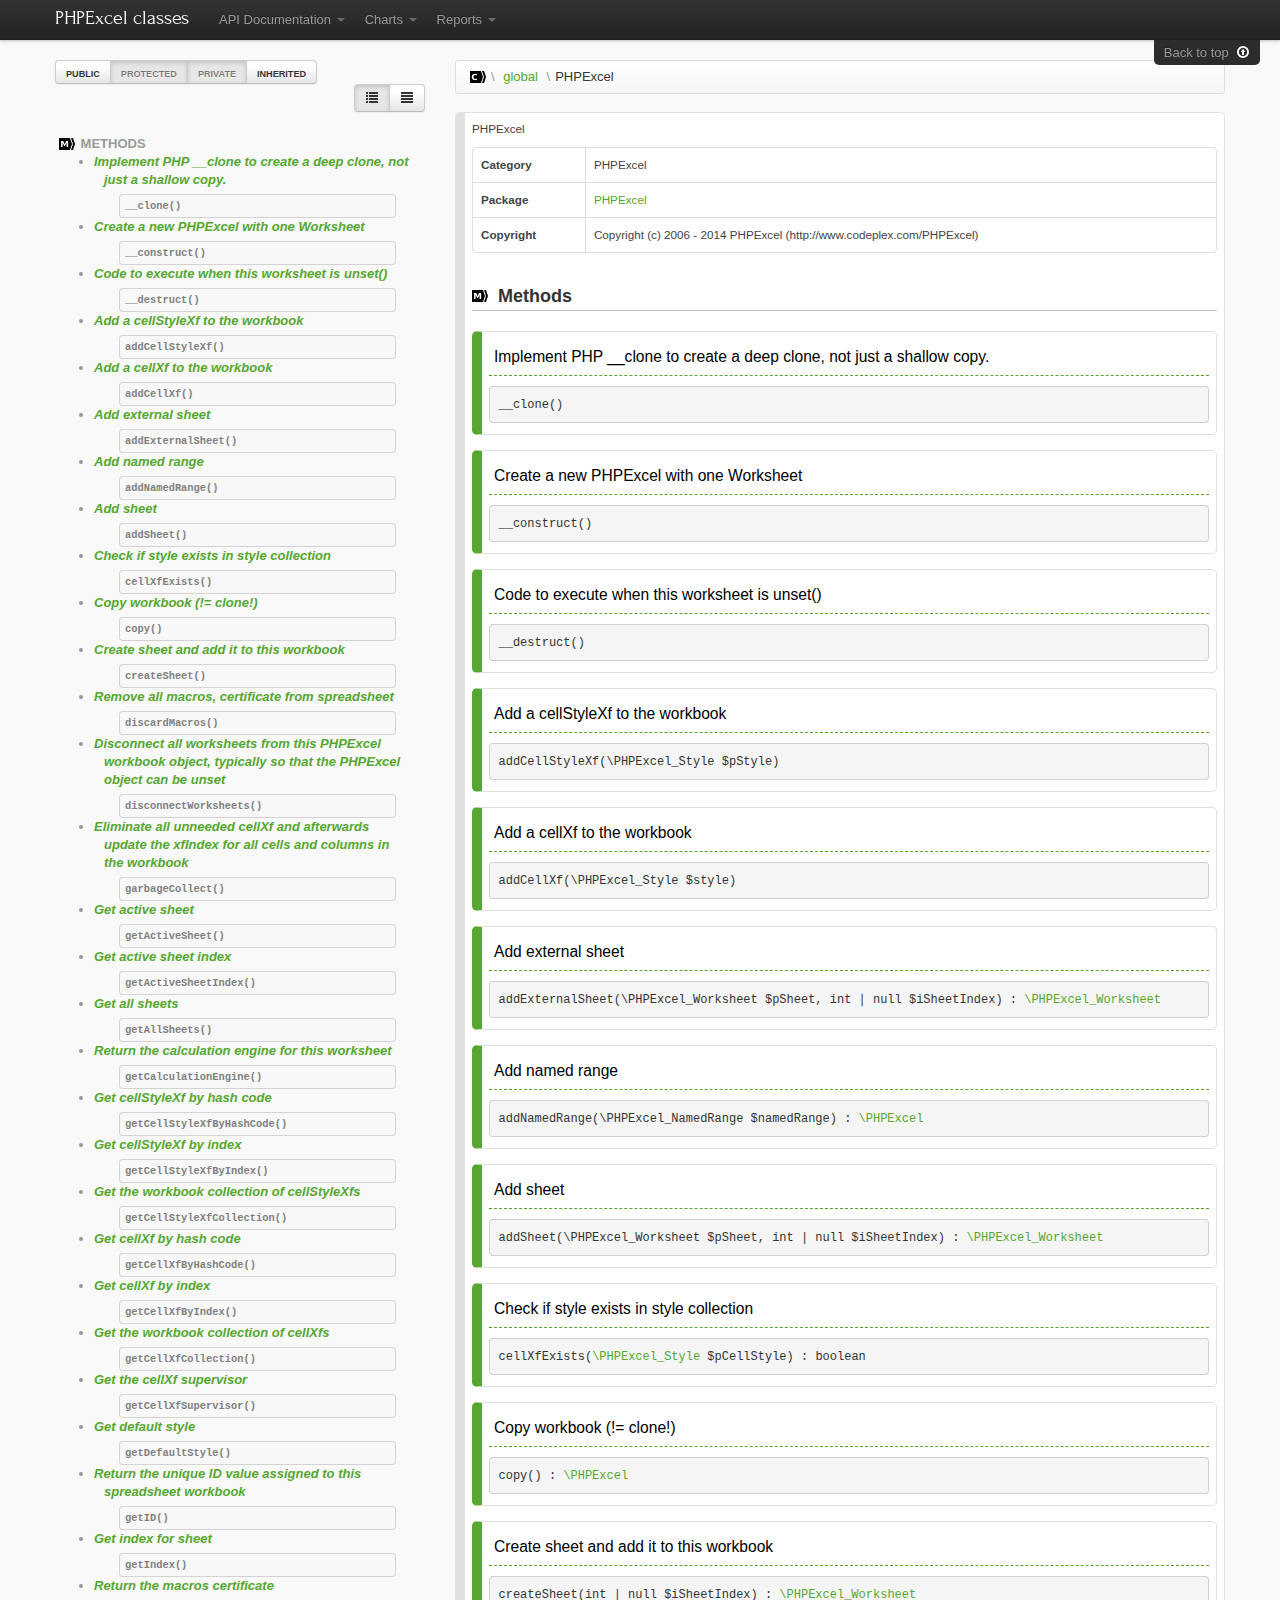
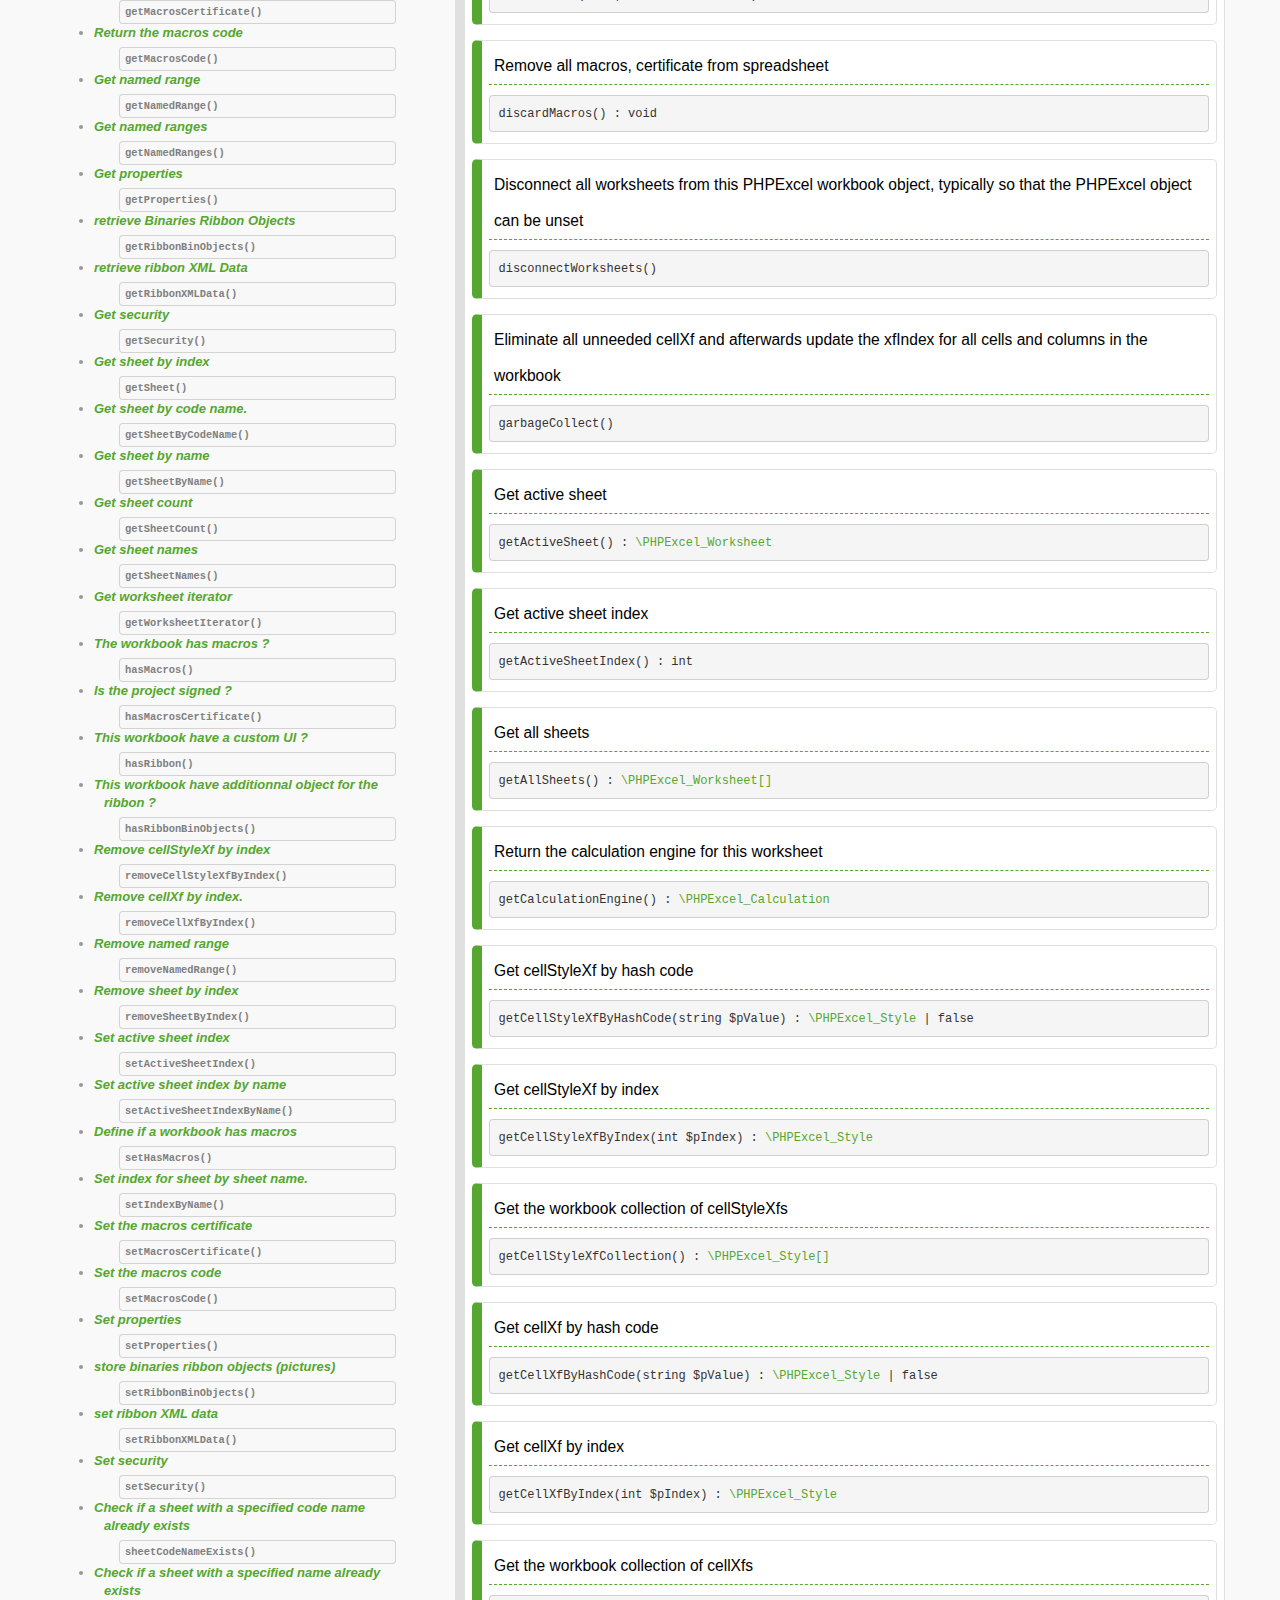
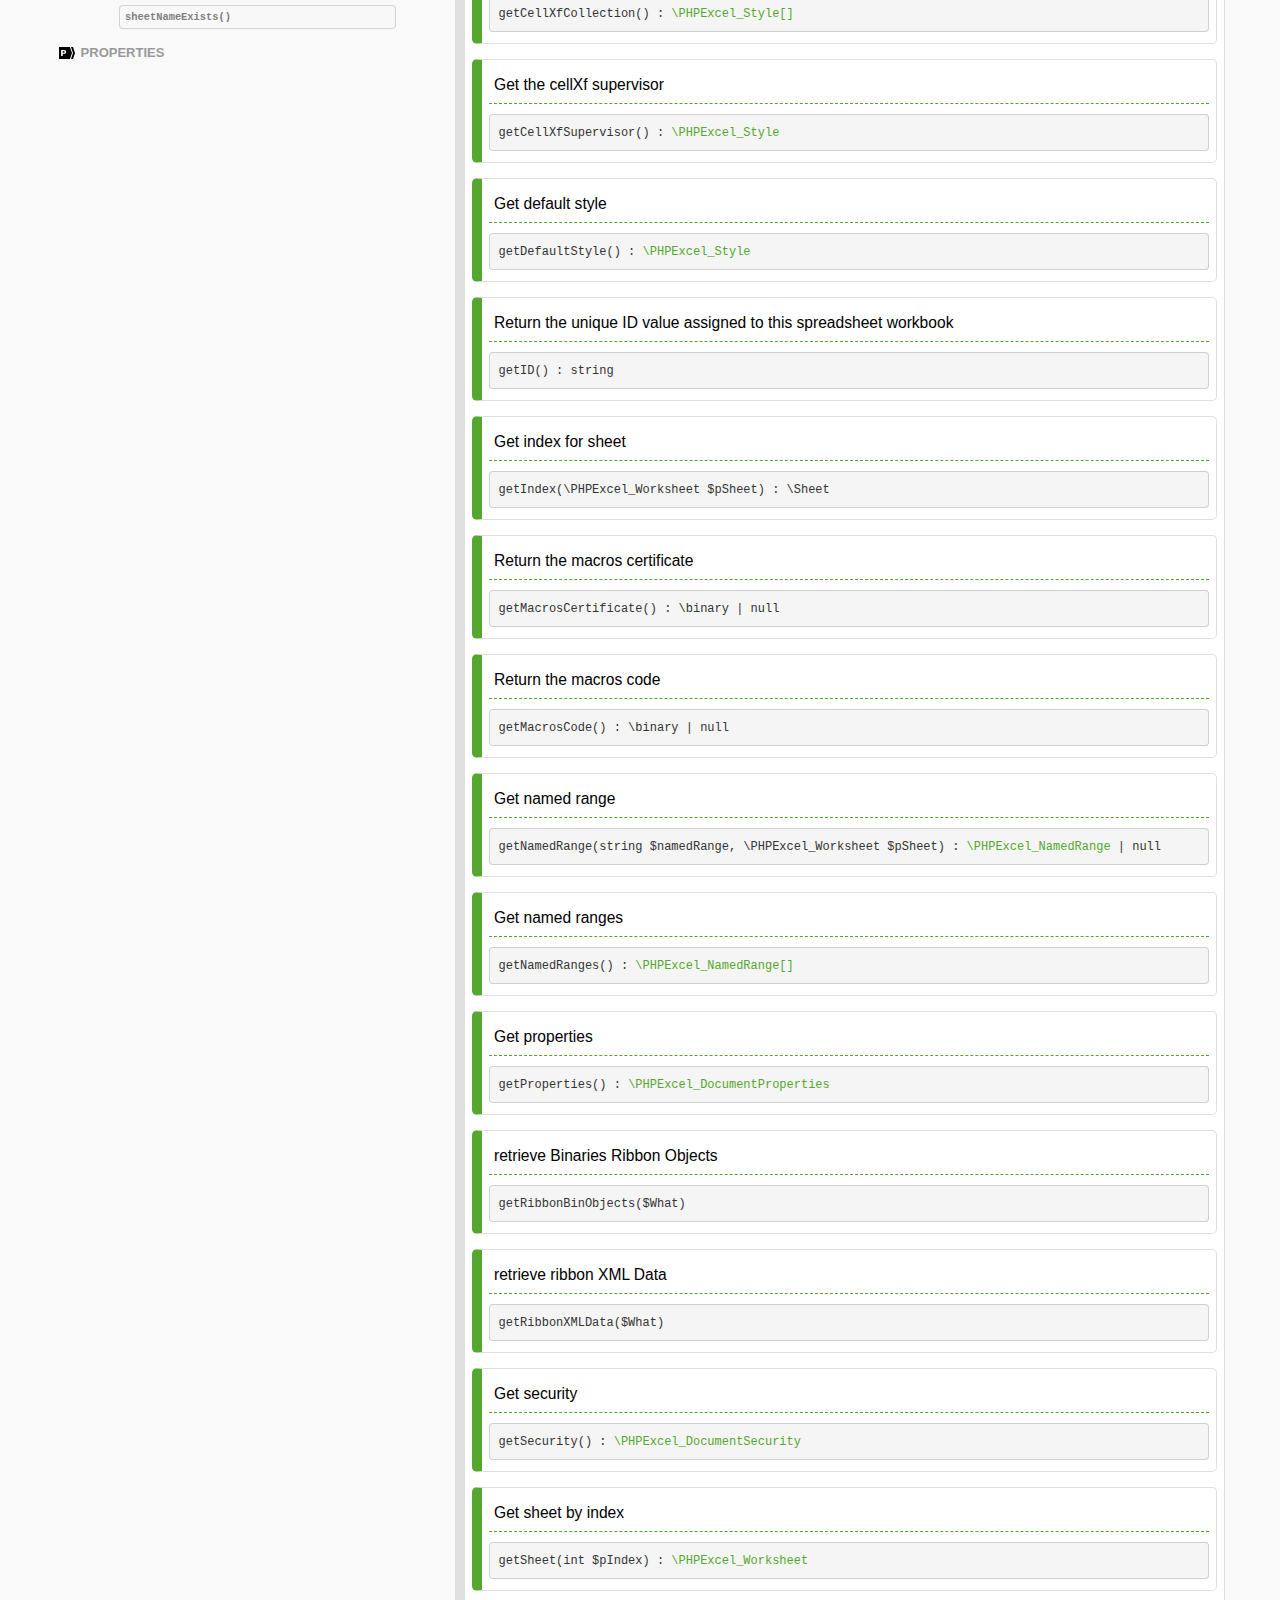
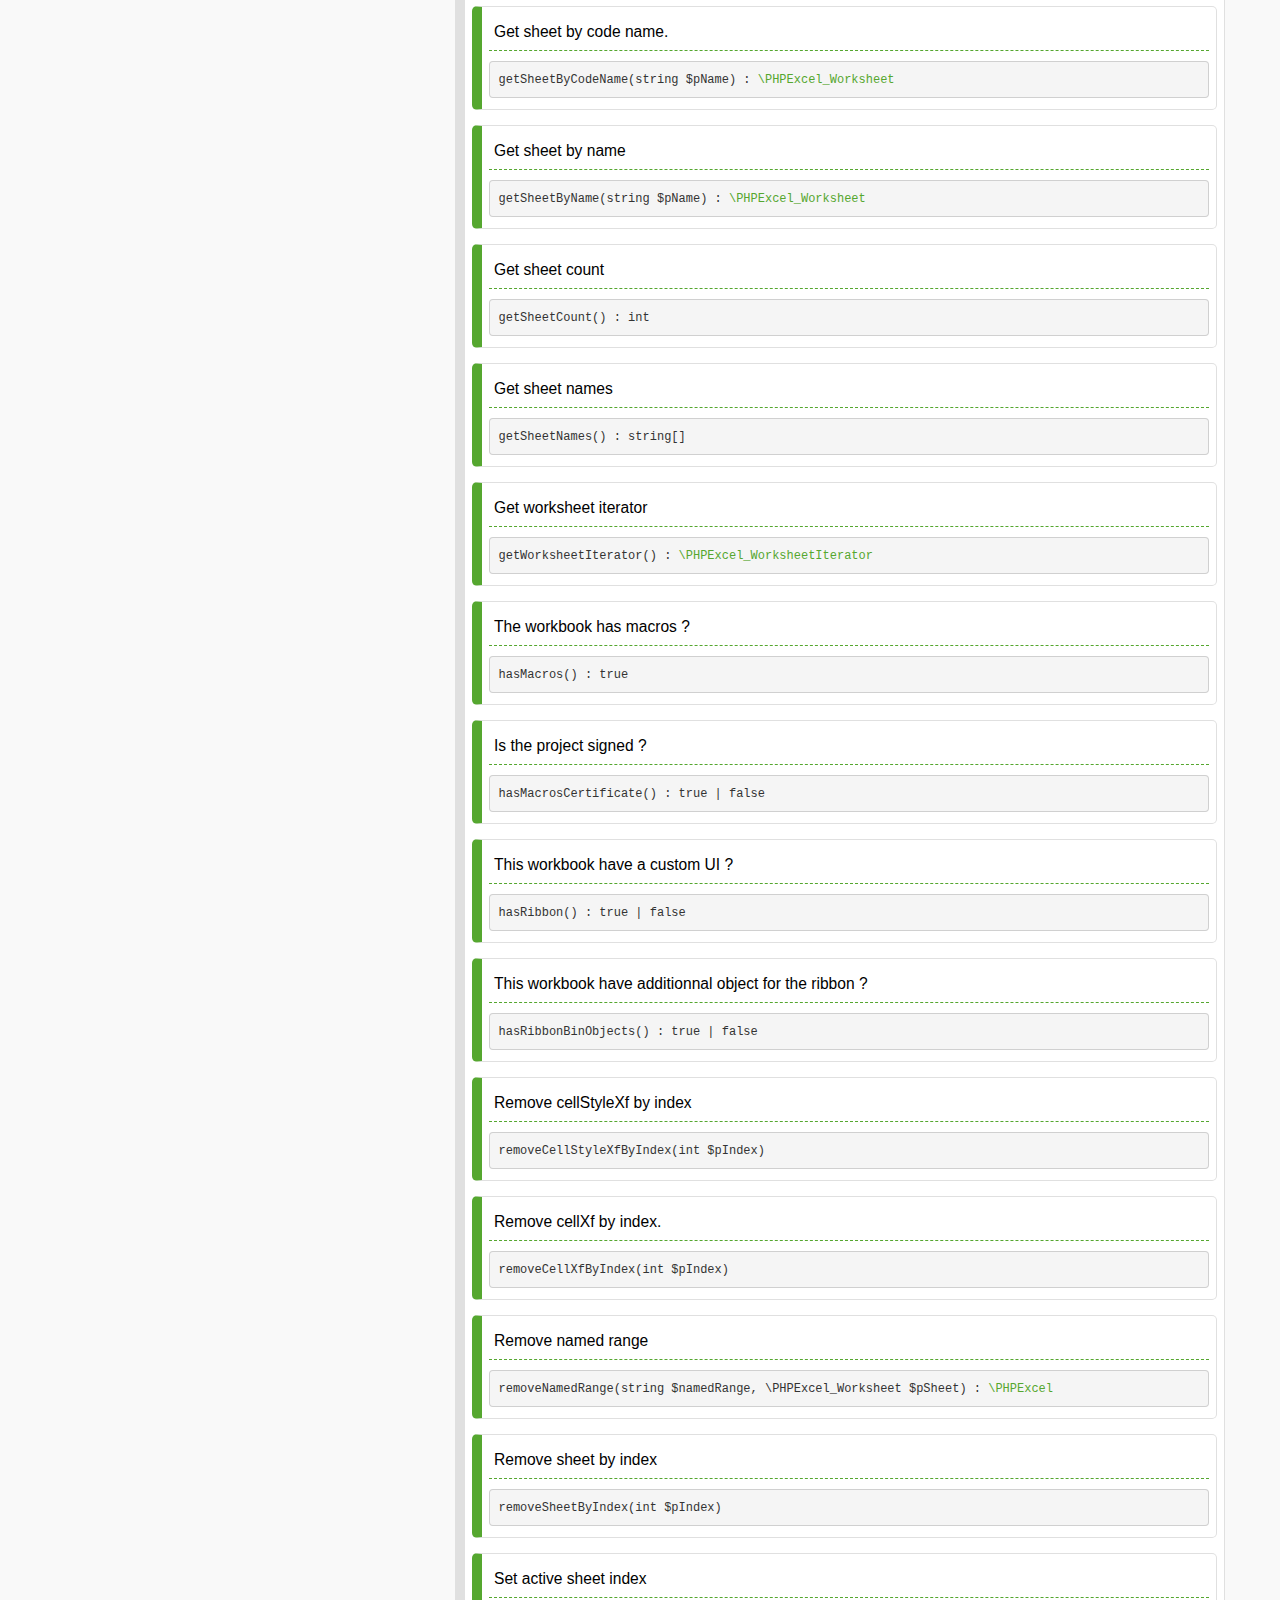
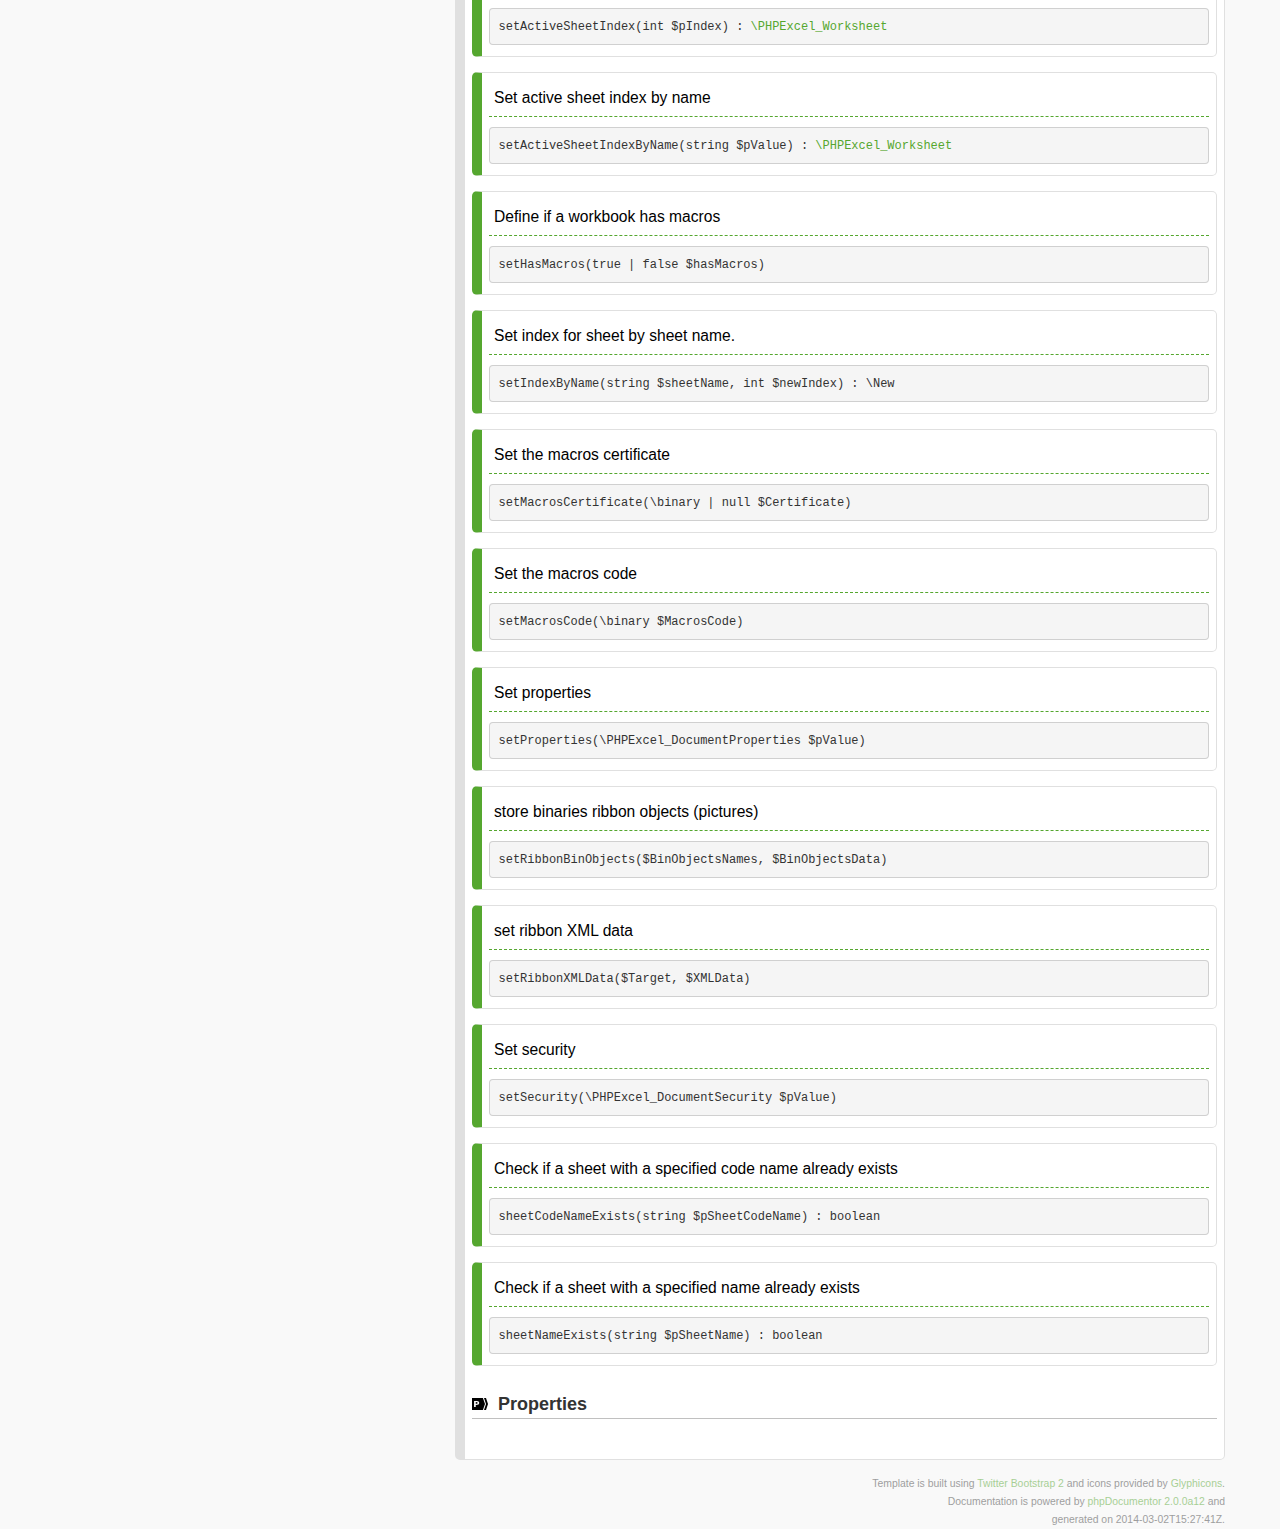
<file: Class/PHPExcel_1.8.0_doc/Documentation/API/classes/PHPExcel.html>
<!DOCTYPE html><html lang="en">
<head>
<meta http-equiv="Content-Type" content="text/html; charset=UTF-8">
<meta name="viewport" content="width=device-width; initial-scale=1.0; maximum-scale=1.0; user-scalable=0;">
<meta charset="utf-8">
<title>PHPExcel classes » \PHPExcel</title>
<meta name="author" content="Mike van Riel">
<meta name="description" content="">
<link href="../css/template.css" rel="stylesheet" media="all">
<script src="../js/jquery-1.7.1.min.js" type="text/javascript"></script><script src="../js/jquery-ui-1.8.2.custom.min.js" type="text/javascript"></script><script src="../js/jquery.mousewheel.min.js" type="text/javascript"></script><script src="../js/bootstrap.js" type="text/javascript"></script><script src="../js/template.js" type="text/javascript"></script><script src="../js/prettify/prettify.min.js" type="text/javascript"></script><link rel="shortcut icon" href="../img/favicon.ico">
<link rel="apple-touch-icon" href="../img/apple-touch-icon.png">
<link rel="apple-touch-icon" sizes="72x72" href="../img/apple-touch-icon-72x72.png">
<link rel="apple-touch-icon" sizes="114x114" href="../img/apple-touch-icon-114x114.png">
</head>
<body>
<div class="navbar navbar-fixed-top">
<div class="navbar-inner"><div class="container">
<a class="btn btn-navbar" data-toggle="collapse" data-target=".nav-collapse"><span class="icon-bar"></span><span class="icon-bar"></span><span class="icon-bar"></span></a><a class="brand" href="../index.html">PHPExcel classes</a><div class="nav-collapse"><ul class="nav">
<li class="dropdown">
<a href="#api" class="dropdown-toggle" data-toggle="dropdown">
                                    API Documentation <b class="caret"></b></a><ul class="dropdown-menu">
<li><a>Packages</a></li>
<li><a href="../packages/Default.html"><i class="icon-folder-open"></i> Default</a></li>
<li><a href="../packages/JAMA.html"><i class="icon-folder-open"></i> JAMA</a></li>
<li><a href="../packages/JAMA%0D%0ACholesky%20decomposition%20class%0D%0AFor%20a%20symmetric,%20positive%20definite%20matrix%20A,%20the%20Cholesky%20decomposition%0D%0Ais%20an%20lower%20triangular%20matrix%20L%20so%20that%20A%20=%20L*L'.html"><i class="icon-folder-open"></i> JAMA
Cholesky decomposition class
For a symmetric, positive definite matrix A, the Cholesky decomposition
is an lower triangular matrix L so that A = L*L'</a></li>
<li><a href="../packages/JAMA%0D%0AClass%20to%20obtain%20eigenvalues%20and%20eigenvectors%20of%20a%20real%20matrix.html"><i class="icon-folder-open"></i> JAMA
Class to obtain eigenvalues and eigenvectors of a real matrix</a></li>
<li><a href="../packages/JAMA%0D%0AError%20handling.html"><i class="icon-folder-open"></i> JAMA
Error handling</a></li>
<li><a href="../packages/JAMA%0D%0AFor%20an%20m-by-n%20matrix%20A%20with%20m%20&gt;=%20n,%20the%20LU%20decomposition%20is%20an%20m-by-n%0D%0Aunit%20lower%20triangular%20matrix%20L,%20an%20n-by-n%20upper%20triangular%20matrix%20U,%0D%0Aand%20a%20permutation%20vector%20piv%20of%20length%20m%20so%20that%20A(piv,:)%20=%20L*U.html"><i class="icon-folder-open"></i> JAMA
For an m-by-n matrix A with m &gt;= n, the LU decomposition is an m-by-n
unit lower triangular matrix L, an n-by-n upper triangular matrix U,
and a permutation vector piv of length m so that A(piv,:) = L*U</a></li>
<li><a href="../packages/JAMA%0D%0AFor%20an%20m-by-n%20matrix%20A%20with%20m%20&gt;=%20n,%20the%20QR%20decomposition%20is%20an%20m-by-n%0D%0Aorthogonal%20matrix%20Q%20and%20an%20n-by-n%20upper%20triangular%20matrix%20R%20so%20that%0D%0AA%20=%20Q*R.html"><i class="icon-folder-open"></i> JAMA
For an m-by-n matrix A with m &gt;= n, the QR decomposition is an m-by-n
orthogonal matrix Q and an n-by-n upper triangular matrix R so that
A = Q*R</a></li>
<li><a href="../packages/JAMA%0D%0AFor%20an%20m-by-n%20matrix%20A%20with%20m%20&gt;=%20n,%20the%20singular%20value%20decomposition%20is%0D%0Aan%20m-by-n%20orthogonal%20matrix%20U,%20an%20n-by-n%20diagonal%20matrix%20S,%20and%0D%0Aan%20n-by-n%20orthogonal%20matrix%20V%20so%20that%20A%20=%20U*S*V'.html"><i class="icon-folder-open"></i> JAMA
For an m-by-n matrix A with m &gt;= n, the singular value decomposition is
an m-by-n orthogonal matrix U, an n-by-n diagonal matrix S, and
an n-by-n orthogonal matrix V so that A = U*S*V'</a></li>
<li><a href="../packages/JAMA%0D%0APythagorean%20Theorem:%0D%0Aa%20=%203%0D%0Ab%20=%204%0D%0Ar%20=%20sqrt(square(a)%20+%20square(b))%0D%0Ar%20=%205%0D%0Ar%20=%20sqrt(a%5E2%20+%20b%5E2)%20without%20under.overflow.html"><i class="icon-folder-open"></i> JAMA
Pythagorean Theorem:
a = 3
b = 4
r = sqrt(square(a) + square(b))
r = 5
r = sqrt(a^2 + b^2) without under/overflow</a></li>
<li><a href="../packages/PHPExcel.html"><i class="icon-folder-open"></i> PHPExcel</a></li>
</ul>
</li>
<li class="dropdown" id="charts-menu">
<a href="#charts" class="dropdown-toggle" data-toggle="dropdown">
                                    Charts <b class="caret"></b></a><ul class="dropdown-menu"><li><a href="../graph_class.html"><i class="icon-list-alt"></i> Class hierarchy diagram</a></li></ul>
</li>
<li class="dropdown" id="reports-menu">
<a href="#reports" class="dropdown-toggle" data-toggle="dropdown">
                                    Reports <b class="caret"></b></a><ul class="dropdown-menu">
<li><a href="../errors.html"><i class="icon-remove-sign"></i> Errors 
                <span class="label label-info">551</span></a></li>
<li><a href="../markers.html"><i class="icon-map-marker"></i> Markers 
                <ul>
<li>todo 
                <span class="label label-info">19</span>
</li>
<li>fixme 
                <span class="label label-info">10</span>
</li>
</ul></a></li>
<li><a href="../deprecated.html"><i class="icon-stop"></i> Deprecated elements 
                <span class="label label-info">12</span></a></li>
</ul>
</li>
</ul></div>
</div></div>
<div class="go_to_top"><a href="#___" style="color: inherit">Back to top  <i class="icon-upload icon-white"></i></a></div>
</div>
<div id="___" class="container">
<noscript><div class="alert alert-warning">
                            Javascript is disabled; several features are only available
                            if Javascript is enabled.
                        </div></noscript>
<div class="row">
<div class="span4">
<span class="btn-group visibility" data-toggle="buttons-checkbox"><button class="btn public active" title="Show public elements">Public</button><button class="btn protected" title="Show protected elements">Protected</button><button class="btn private" title="Show private elements">Private</button><button class="btn inherited active" title="Show inherited elements">Inherited</button></span><div class="btn-group view pull-right" data-toggle="buttons-radio">
<button class="btn details" title="Show descriptions and method names"><i class="icon-list"></i></button><button class="btn simple" title="Show only method names"><i class="icon-align-justify"></i></button>
</div>
<ul class="side-nav nav nav-list">
<li class="nav-header">
<i class="icon-custom icon-method"></i> Methods
                    <ul>
<li class="method public "><a href="#method___clone" title="__clone :: Implement PHP __clone to create a deep clone, not just a shallow copy."><span class="description">Implement PHP __clone to create a deep clone, not just a shallow copy.</span><pre>__clone()</pre></a></li>
<li class="method public "><a href="#method___construct" title="__construct :: Create a new PHPExcel with one Worksheet"><span class="description">Create a new PHPExcel with one Worksheet</span><pre>__construct()</pre></a></li>
<li class="method public "><a href="#method___destruct" title="__destruct :: Code to execute when this worksheet is unset()"><span class="description">Code to execute when this worksheet is unset()</span><pre>__destruct()</pre></a></li>
<li class="method public "><a href="#method_addCellStyleXf" title="addCellStyleXf :: Add a cellStyleXf to the workbook"><span class="description">Add a cellStyleXf to the workbook</span><pre>addCellStyleXf()</pre></a></li>
<li class="method public "><a href="#method_addCellXf" title="addCellXf :: Add a cellXf to the workbook"><span class="description">Add a cellXf to the workbook</span><pre>addCellXf()</pre></a></li>
<li class="method public "><a href="#method_addExternalSheet" title="addExternalSheet :: Add external sheet"><span class="description">Add external sheet</span><pre>addExternalSheet()</pre></a></li>
<li class="method public "><a href="#method_addNamedRange" title="addNamedRange :: Add named range"><span class="description">Add named range</span><pre>addNamedRange()</pre></a></li>
<li class="method public "><a href="#method_addSheet" title="addSheet :: Add sheet"><span class="description">Add sheet</span><pre>addSheet()</pre></a></li>
<li class="method public "><a href="#method_cellXfExists" title="cellXfExists :: Check if style exists in style collection"><span class="description">Check if style exists in style collection</span><pre>cellXfExists()</pre></a></li>
<li class="method public "><a href="#method_copy" title="copy :: Copy workbook (!= clone!)"><span class="description">Copy workbook (!= clone!)</span><pre>copy()</pre></a></li>
<li class="method public "><a href="#method_createSheet" title="createSheet :: Create sheet and add it to this workbook"><span class="description">Create sheet and add it to this workbook</span><pre>createSheet()</pre></a></li>
<li class="method public "><a href="#method_discardMacros" title="discardMacros :: Remove all macros, certificate from spreadsheet"><span class="description">Remove all macros, certificate from spreadsheet</span><pre>discardMacros()</pre></a></li>
<li class="method public "><a href="#method_disconnectWorksheets" title="disconnectWorksheets :: Disconnect all worksheets from this PHPExcel workbook object,
   typically so that the PHPExcel object can be unset"><span class="description">Disconnect all worksheets from this PHPExcel workbook object,
   typically so that the PHPExcel object can be unset</span><pre>disconnectWorksheets()</pre></a></li>
<li class="method public "><a href="#method_garbageCollect" title="garbageCollect :: Eliminate all unneeded cellXf and afterwards update the xfIndex for all cells
and columns in the workbook"><span class="description">Eliminate all unneeded cellXf and afterwards update the xfIndex for all cells
and columns in the workbook</span><pre>garbageCollect()</pre></a></li>
<li class="method public "><a href="#method_getActiveSheet" title="getActiveSheet :: Get active sheet"><span class="description">Get active sheet</span><pre>getActiveSheet()</pre></a></li>
<li class="method public "><a href="#method_getActiveSheetIndex" title="getActiveSheetIndex :: Get active sheet index"><span class="description">Get active sheet index</span><pre>getActiveSheetIndex()</pre></a></li>
<li class="method public "><a href="#method_getAllSheets" title="getAllSheets :: Get all sheets"><span class="description">Get all sheets</span><pre>getAllSheets()</pre></a></li>
<li class="method public "><a href="#method_getCalculationEngine" title="getCalculationEngine :: Return the calculation engine for this worksheet"><span class="description">Return the calculation engine for this worksheet</span><pre>getCalculationEngine()</pre></a></li>
<li class="method public "><a href="#method_getCellStyleXfByHashCode" title="getCellStyleXfByHashCode :: Get cellStyleXf by hash code"><span class="description">Get cellStyleXf by hash code</span><pre>getCellStyleXfByHashCode()</pre></a></li>
<li class="method public "><a href="#method_getCellStyleXfByIndex" title="getCellStyleXfByIndex :: Get cellStyleXf by index"><span class="description">Get cellStyleXf by index</span><pre>getCellStyleXfByIndex()</pre></a></li>
<li class="method public "><a href="#method_getCellStyleXfCollection" title="getCellStyleXfCollection :: Get the workbook collection of cellStyleXfs"><span class="description">Get the workbook collection of cellStyleXfs</span><pre>getCellStyleXfCollection()</pre></a></li>
<li class="method public "><a href="#method_getCellXfByHashCode" title="getCellXfByHashCode :: Get cellXf by hash code"><span class="description">Get cellXf by hash code</span><pre>getCellXfByHashCode()</pre></a></li>
<li class="method public "><a href="#method_getCellXfByIndex" title="getCellXfByIndex :: Get cellXf by index"><span class="description">Get cellXf by index</span><pre>getCellXfByIndex()</pre></a></li>
<li class="method public "><a href="#method_getCellXfCollection" title="getCellXfCollection :: Get the workbook collection of cellXfs"><span class="description">Get the workbook collection of cellXfs</span><pre>getCellXfCollection()</pre></a></li>
<li class="method public "><a href="#method_getCellXfSupervisor" title="getCellXfSupervisor :: Get the cellXf supervisor"><span class="description">Get the cellXf supervisor</span><pre>getCellXfSupervisor()</pre></a></li>
<li class="method public "><a href="#method_getDefaultStyle" title="getDefaultStyle :: Get default style"><span class="description">Get default style</span><pre>getDefaultStyle()</pre></a></li>
<li class="method public "><a href="#method_getID" title="getID :: Return the unique ID value assigned to this spreadsheet workbook"><span class="description">Return the unique ID value assigned to this spreadsheet workbook</span><pre>getID()</pre></a></li>
<li class="method public "><a href="#method_getIndex" title="getIndex :: Get index for sheet"><span class="description">Get index for sheet</span><pre>getIndex()</pre></a></li>
<li class="method public "><a href="#method_getMacrosCertificate" title="getMacrosCertificate :: Return the macros certificate"><span class="description">Return the macros certificate</span><pre>getMacrosCertificate()</pre></a></li>
<li class="method public "><a href="#method_getMacrosCode" title="getMacrosCode :: Return the macros code"><span class="description">Return the macros code</span><pre>getMacrosCode()</pre></a></li>
<li class="method public "><a href="#method_getNamedRange" title="getNamedRange :: Get named range"><span class="description">Get named range</span><pre>getNamedRange()</pre></a></li>
<li class="method public "><a href="#method_getNamedRanges" title="getNamedRanges :: Get named ranges"><span class="description">Get named ranges</span><pre>getNamedRanges()</pre></a></li>
<li class="method public "><a href="#method_getProperties" title="getProperties :: Get properties"><span class="description">Get properties</span><pre>getProperties()</pre></a></li>
<li class="method public "><a href="#method_getRibbonBinObjects" title="getRibbonBinObjects :: retrieve Binaries Ribbon Objects"><span class="description">retrieve Binaries Ribbon Objects</span><pre>getRibbonBinObjects()</pre></a></li>
<li class="method public "><a href="#method_getRibbonXMLData" title="getRibbonXMLData :: retrieve ribbon XML Data"><span class="description">retrieve ribbon XML Data</span><pre>getRibbonXMLData()</pre></a></li>
<li class="method public "><a href="#method_getSecurity" title="getSecurity :: Get security"><span class="description">Get security</span><pre>getSecurity()</pre></a></li>
<li class="method public "><a href="#method_getSheet" title="getSheet :: Get sheet by index"><span class="description">Get sheet by index</span><pre>getSheet()</pre></a></li>
<li class="method public "><a href="#method_getSheetByCodeName" title="getSheetByCodeName :: Get sheet by code name."><span class="description">Get sheet by code name.</span><pre>getSheetByCodeName()</pre></a></li>
<li class="method public "><a href="#method_getSheetByName" title="getSheetByName :: Get sheet by name"><span class="description">Get sheet by name</span><pre>getSheetByName()</pre></a></li>
<li class="method public "><a href="#method_getSheetCount" title="getSheetCount :: Get sheet count"><span class="description">Get sheet count</span><pre>getSheetCount()</pre></a></li>
<li class="method public "><a href="#method_getSheetNames" title="getSheetNames :: Get sheet names"><span class="description">Get sheet names</span><pre>getSheetNames()</pre></a></li>
<li class="method public "><a href="#method_getWorksheetIterator" title="getWorksheetIterator :: Get worksheet iterator"><span class="description">Get worksheet iterator</span><pre>getWorksheetIterator()</pre></a></li>
<li class="method public "><a href="#method_hasMacros" title="hasMacros :: The workbook has macros ?"><span class="description">The workbook has macros ?</span><pre>hasMacros()</pre></a></li>
<li class="method public "><a href="#method_hasMacrosCertificate" title="hasMacrosCertificate :: Is the project signed ?"><span class="description">Is the project signed ?</span><pre>hasMacrosCertificate()</pre></a></li>
<li class="method public "><a href="#method_hasRibbon" title="hasRibbon :: This workbook have a custom UI ?"><span class="description">This workbook have a custom UI ?</span><pre>hasRibbon()</pre></a></li>
<li class="method public "><a href="#method_hasRibbonBinObjects" title="hasRibbonBinObjects :: This workbook have additionnal object for the ribbon ?"><span class="description">This workbook have additionnal object for the ribbon ?</span><pre>hasRibbonBinObjects()</pre></a></li>
<li class="method public "><a href="#method_removeCellStyleXfByIndex" title="removeCellStyleXfByIndex :: Remove cellStyleXf by index"><span class="description">Remove cellStyleXf by index</span><pre>removeCellStyleXfByIndex()</pre></a></li>
<li class="method public "><a href="#method_removeCellXfByIndex" title="removeCellXfByIndex :: Remove cellXf by index."><span class="description">Remove cellXf by index.</span><pre>removeCellXfByIndex()</pre></a></li>
<li class="method public "><a href="#method_removeNamedRange" title="removeNamedRange :: Remove named range"><span class="description">Remove named range</span><pre>removeNamedRange()</pre></a></li>
<li class="method public "><a href="#method_removeSheetByIndex" title="removeSheetByIndex :: Remove sheet by index"><span class="description">Remove sheet by index</span><pre>removeSheetByIndex()</pre></a></li>
<li class="method public "><a href="#method_setActiveSheetIndex" title="setActiveSheetIndex :: Set active sheet index"><span class="description">Set active sheet index</span><pre>setActiveSheetIndex()</pre></a></li>
<li class="method public "><a href="#method_setActiveSheetIndexByName" title="setActiveSheetIndexByName :: Set active sheet index by name"><span class="description">Set active sheet index by name</span><pre>setActiveSheetIndexByName()</pre></a></li>
<li class="method public "><a href="#method_setHasMacros" title="setHasMacros :: Define if a workbook has macros"><span class="description">Define if a workbook has macros</span><pre>setHasMacros()</pre></a></li>
<li class="method public "><a href="#method_setIndexByName" title="setIndexByName :: Set index for sheet by sheet name."><span class="description">Set index for sheet by sheet name.</span><pre>setIndexByName()</pre></a></li>
<li class="method public "><a href="#method_setMacrosCertificate" title="setMacrosCertificate :: Set the macros certificate"><span class="description">Set the macros certificate</span><pre>setMacrosCertificate()</pre></a></li>
<li class="method public "><a href="#method_setMacrosCode" title="setMacrosCode :: Set the macros code"><span class="description">Set the macros code</span><pre>setMacrosCode()</pre></a></li>
<li class="method public "><a href="#method_setProperties" title="setProperties :: Set properties"><span class="description">Set properties</span><pre>setProperties()</pre></a></li>
<li class="method public "><a href="#method_setRibbonBinObjects" title="setRibbonBinObjects :: store binaries ribbon objects (pictures)"><span class="description">store binaries ribbon objects (pictures)</span><pre>setRibbonBinObjects()</pre></a></li>
<li class="method public "><a href="#method_setRibbonXMLData" title="setRibbonXMLData :: set ribbon XML data"><span class="description">set ribbon XML data</span><pre>setRibbonXMLData()</pre></a></li>
<li class="method public "><a href="#method_setSecurity" title="setSecurity :: Set security"><span class="description">Set security</span><pre>setSecurity()</pre></a></li>
<li class="method public "><a href="#method_sheetCodeNameExists" title="sheetCodeNameExists :: Check if a sheet with a specified code name already exists"><span class="description">Check if a sheet with a specified code name already exists</span><pre>sheetCodeNameExists()</pre></a></li>
<li class="method public "><a href="#method_sheetNameExists" title="sheetNameExists :: Check if a sheet with a specified name already exists"><span class="description">Check if a sheet with a specified name already exists</span><pre>sheetNameExists()</pre></a></li>
</ul>
</li>
<li class="nav-header private">» Private
                    <ul><li class="method private "><a href="#method__getExtensionOnly" title="_getExtensionOnly :: return the extension of a filename."><span class="description">return the extension of a filename.</span><pre>_getExtensionOnly()</pre></a></li></ul>
</li>
<li class="nav-header">
<i class="icon-custom icon-property"></i> Properties
                    <ul></ul>
</li>
<li class="nav-header private">» Private
                    <ul>
<li class="property private "><a href="#property__activeSheetIndex" title="$_activeSheetIndex :: Active sheet index"><span class="description"></span><pre>$_activeSheetIndex</pre></a></li>
<li class="property private "><a href="#property__calculationEngine" title="$_calculationEngine :: Calculation Engine"><span class="description"></span><pre>$_calculationEngine</pre></a></li>
<li class="property private "><a href="#property__cellStyleXfCollection" title="$_cellStyleXfCollection :: CellStyleXf collection"><span class="description"></span><pre>$_cellStyleXfCollection</pre></a></li>
<li class="property private "><a href="#property__cellXfCollection" title="$_cellXfCollection :: CellXf collection"><span class="description"></span><pre>$_cellXfCollection</pre></a></li>
<li class="property private "><a href="#property__cellXfSupervisor" title="$_cellXfSupervisor :: CellXf supervisor"><span class="description"></span><pre>$_cellXfSupervisor</pre></a></li>
<li class="property private "><a href="#property__hasMacros" title="$_hasMacros :: _hasMacros : this workbook have macros ?"><span class="description"></span><pre>$_hasMacros</pre></a></li>
<li class="property private "><a href="#property__macrosCertificate" title="$_macrosCertificate :: _macrosCertificate : if macros are signed, contains vbaProjectSignature.bin file, NULL if not signed"><span class="description"></span><pre>$_macrosCertificate</pre></a></li>
<li class="property private "><a href="#property__macrosCode" title="$_macrosCode :: _macrosCode : all macros code (the vbaProject.bin file, this include form, code,  etc.), NULL if no macro"><span class="description"></span><pre>$_macrosCode</pre></a></li>
<li class="property private "><a href="#property__namedRanges" title="$_namedRanges :: Named ranges"><span class="description"></span><pre>$_namedRanges</pre></a></li>
<li class="property private "><a href="#property__properties" title="$_properties :: Document properties"><span class="description"></span><pre>$_properties</pre></a></li>
<li class="property private "><a href="#property__ribbonBinObjects" title="$_ribbonBinObjects :: _ribbonBinObjects : NULL if workbook is'nt Excel 2007 or not contain embedded objects (picture(s)) for Ribbon Elements
ignored if $_ribbonXMLData is null"><span class="description"></span><pre>$_ribbonBinObjects</pre></a></li>
<li class="property private "><a href="#property__ribbonXMLData" title="$_ribbonXMLData :: _ribbonXMLData : NULL if workbook is'nt Excel 2007 or not contain a customized UI"><span class="description"></span><pre>$_ribbonXMLData</pre></a></li>
<li class="property private "><a href="#property__security" title="$_security :: Document security"><span class="description"></span><pre>$_security</pre></a></li>
<li class="property private "><a href="#property__uniqueID" title="$_uniqueID :: Unique ID"><span class="description"></span><pre>$_uniqueID</pre></a></li>
<li class="property private "><a href="#property__workSheetCollection" title="$_workSheetCollection :: Collection of Worksheet objects"><span class="description"></span><pre>$_workSheetCollection</pre></a></li>
</ul>
</li>
</ul>
</div>
<div class="span8">
<a id="\PHPExcel"></a><ul class="breadcrumb">
<li>
<a href="../index.html"><i class="icon-custom icon-class"></i></a><span class="divider">\</span>
</li>
<li><a href="../namespaces/global.html">global</a></li>
<li class="active">
<span class="divider">\</span><a href="../classes/PHPExcel.html">PHPExcel</a>
</li>
</ul>
<div class="element class">
<p class="short_description">PHPExcel</p>
<div class="details">
<div class="long_description"></div>
<table class="table table-bordered">
<tr>
<th>category</th>
<td>PHPExcel</td>
</tr>
<tr>
<th>package</th>
<td><a href="../packages/PHPExcel.html">PHPExcel</a></td>
</tr>
<tr>
<th>copyright</th>
<td>Copyright (c) 2006 - 2014 PHPExcel (http://www.codeplex.com/PHPExcel)</td>
</tr>
</table>
<h3>
<i class="icon-custom icon-method"></i> Methods</h3>
<a id="method___clone"></a><div class="element clickable method public method___clone" data-toggle="collapse" data-target=".method___clone .collapse">
<h2>Implement PHP __clone to create a deep clone, not just a shallow copy.</h2>
<pre>__clone() </pre>
<div class="labels"></div>
<div class="row collapse"><div class="detail-description"><div class="long_description"></div></div></div>
</div>
<a id="method___construct"></a><div class="element clickable method public method___construct" data-toggle="collapse" data-target=".method___construct .collapse">
<h2>Create a new PHPExcel with one Worksheet</h2>
<pre>__construct() </pre>
<div class="labels"></div>
<div class="row collapse"><div class="detail-description"><div class="long_description"></div></div></div>
</div>
<a id="method___destruct"></a><div class="element clickable method public method___destruct" data-toggle="collapse" data-target=".method___destruct .collapse">
<h2>Code to execute when this worksheet is unset()</h2>
<pre>__destruct() </pre>
<div class="labels"></div>
<div class="row collapse"><div class="detail-description"><div class="long_description"></div></div></div>
</div>
<a id="method_addCellStyleXf"></a><div class="element clickable method public method_addCellStyleXf" data-toggle="collapse" data-target=".method_addCellStyleXf .collapse">
<h2>Add a cellStyleXf to the workbook</h2>
<pre>addCellStyleXf(\PHPExcel_Style $pStyle) </pre>
<div class="labels"></div>
<div class="row collapse"><div class="detail-description">
<div class="long_description"></div>
<h3>Parameters</h3>
<div class="subelement argument">
<h4>$pStyle</h4>
<code><a href="../classes/PHPExcel_Style.html">\PHPExcel_Style</a></code>
</div>
</div></div>
</div>
<a id="method_addCellXf"></a><div class="element clickable method public method_addCellXf" data-toggle="collapse" data-target=".method_addCellXf .collapse">
<h2>Add a cellXf to the workbook</h2>
<pre>addCellXf(\PHPExcel_Style $style) </pre>
<div class="labels"></div>
<div class="row collapse"><div class="detail-description">
<div class="long_description"></div>
<h3>Parameters</h3>
<div class="subelement argument">
<h4>$style</h4>
<code><a href="../classes/PHPExcel_Style.html">\PHPExcel_Style</a></code>
</div>
</div></div>
</div>
<a id="method_addExternalSheet"></a><div class="element clickable method public method_addExternalSheet" data-toggle="collapse" data-target=".method_addExternalSheet .collapse">
<h2>Add external sheet</h2>
<pre>addExternalSheet(\PHPExcel_Worksheet $pSheet, int | null $iSheetIndex) : <a href="../classes/PHPExcel_Worksheet.html">\PHPExcel_Worksheet</a></pre>
<div class="labels"></div>
<div class="row collapse"><div class="detail-description">
<div class="long_description"></div>
<h3>Parameters</h3>
<div class="subelement argument">
<h4>$pSheet</h4>
<code><a href="../classes/PHPExcel_Worksheet.html">\PHPExcel_Worksheet</a></code><p>External sheet to add</p></div>
<div class="subelement argument">
<h4>$iSheetIndex</h4>
<code>int</code><code>null</code><p>Index where sheet should go (0,1,..., or null for last)</p>
</div>
<h3>Exceptions</h3>
<table class="table table-bordered"><tr>
<th><code><a href="../classes/PHPExcel_Exception.html">\PHPExcel_Exception</a></code></th>
<td></td>
</tr></table>
<h3>Returns</h3>
<div class="subelement response"><code><a href="../classes/PHPExcel_Worksheet.html">\PHPExcel_Worksheet</a></code></div>
</div></div>
</div>
<a id="method_addNamedRange"></a><div class="element clickable method public method_addNamedRange" data-toggle="collapse" data-target=".method_addNamedRange .collapse">
<h2>Add named range</h2>
<pre>addNamedRange(\PHPExcel_NamedRange $namedRange) : <a href="../classes/PHPExcel.html">\PHPExcel</a></pre>
<div class="labels"></div>
<div class="row collapse"><div class="detail-description">
<div class="long_description"></div>
<h3>Parameters</h3>
<div class="subelement argument">
<h4>$namedRange</h4>
<code><a href="../classes/PHPExcel_NamedRange.html">\PHPExcel_NamedRange</a></code>
</div>
<h3>Returns</h3>
<div class="subelement response"><code><a href="../classes/PHPExcel.html">\PHPExcel</a></code></div>
</div></div>
</div>
<a id="method_addSheet"></a><div class="element clickable method public method_addSheet" data-toggle="collapse" data-target=".method_addSheet .collapse">
<h2>Add sheet</h2>
<pre>addSheet(\PHPExcel_Worksheet $pSheet, int | null $iSheetIndex) : <a href="../classes/PHPExcel_Worksheet.html">\PHPExcel_Worksheet</a></pre>
<div class="labels"></div>
<div class="row collapse"><div class="detail-description">
<div class="long_description"></div>
<h3>Parameters</h3>
<div class="subelement argument">
<h4>$pSheet</h4>
<code><a href="../classes/PHPExcel_Worksheet.html">\PHPExcel_Worksheet</a></code>
</div>
<div class="subelement argument">
<h4>$iSheetIndex</h4>
<code>int</code><code>null</code><p>Index where sheet should go (0,1,..., or null for last)</p>
</div>
<h3>Exceptions</h3>
<table class="table table-bordered"><tr>
<th><code><a href="../classes/PHPExcel_Exception.html">\PHPExcel_Exception</a></code></th>
<td></td>
</tr></table>
<h3>Returns</h3>
<div class="subelement response"><code><a href="../classes/PHPExcel_Worksheet.html">\PHPExcel_Worksheet</a></code></div>
</div></div>
</div>
<a id="method_cellXfExists"></a><div class="element clickable method public method_cellXfExists" data-toggle="collapse" data-target=".method_cellXfExists .collapse">
<h2>Check if style exists in style collection</h2>
<pre>cellXfExists(<a href="../classes/PHPExcel_Style.html">\PHPExcel_Style</a> $pCellStyle) : boolean</pre>
<div class="labels"></div>
<div class="row collapse"><div class="detail-description">
<div class="long_description"></div>
<h3>Parameters</h3>
<div class="subelement argument">
<h4>$pCellStyle</h4>
<code><a href="../classes/PHPExcel_Style.html">\PHPExcel_Style</a></code>
</div>
<h3>Returns</h3>
<div class="subelement response"><code>boolean</code></div>
</div></div>
</div>
<a id="method_copy"></a><div class="element clickable method public method_copy" data-toggle="collapse" data-target=".method_copy .collapse">
<h2>Copy workbook (!= clone!)</h2>
<pre>copy() : <a href="../classes/PHPExcel.html">\PHPExcel</a></pre>
<div class="labels"></div>
<div class="row collapse"><div class="detail-description">
<div class="long_description"></div>
<h3>Returns</h3>
<div class="subelement response"><code><a href="../classes/PHPExcel.html">\PHPExcel</a></code></div>
</div></div>
</div>
<a id="method_createSheet"></a><div class="element clickable method public method_createSheet" data-toggle="collapse" data-target=".method_createSheet .collapse">
<h2>Create sheet and add it to this workbook</h2>
<pre>createSheet(int | null $iSheetIndex) : <a href="../classes/PHPExcel_Worksheet.html">\PHPExcel_Worksheet</a></pre>
<div class="labels"></div>
<div class="row collapse"><div class="detail-description">
<div class="long_description"></div>
<h3>Parameters</h3>
<div class="subelement argument">
<h4>$iSheetIndex</h4>
<code>int</code><code>null</code><p>Index where sheet should go (0,1,..., or null for last)</p>
</div>
<h3>Exceptions</h3>
<table class="table table-bordered"><tr>
<th><code><a href="../classes/PHPExcel_Exception.html">\PHPExcel_Exception</a></code></th>
<td></td>
</tr></table>
<h3>Returns</h3>
<div class="subelement response"><code><a href="../classes/PHPExcel_Worksheet.html">\PHPExcel_Worksheet</a></code></div>
</div></div>
</div>
<a id="method_discardMacros"></a><div class="element clickable method public method_discardMacros" data-toggle="collapse" data-target=".method_discardMacros .collapse">
<h2>Remove all macros, certificate from spreadsheet</h2>
<pre>discardMacros() : void</pre>
<div class="labels"></div>
<div class="row collapse"><div class="detail-description"><div class="long_description"></div></div></div>
</div>
<a id="method_disconnectWorksheets"></a><div class="element clickable method public method_disconnectWorksheets" data-toggle="collapse" data-target=".method_disconnectWorksheets .collapse">
<h2>Disconnect all worksheets from this PHPExcel workbook object,
   typically so that the PHPExcel object can be unset</h2>
<pre>disconnectWorksheets() </pre>
<div class="labels"></div>
<div class="row collapse"><div class="detail-description"><div class="long_description"></div></div></div>
</div>
<a id="method_garbageCollect"></a><div class="element clickable method public method_garbageCollect" data-toggle="collapse" data-target=".method_garbageCollect .collapse">
<h2>Eliminate all unneeded cellXf and afterwards update the xfIndex for all cells
and columns in the workbook</h2>
<pre>garbageCollect() </pre>
<div class="labels"></div>
<div class="row collapse"><div class="detail-description"><div class="long_description"></div></div></div>
</div>
<a id="method_getActiveSheet"></a><div class="element clickable method public method_getActiveSheet" data-toggle="collapse" data-target=".method_getActiveSheet .collapse">
<h2>Get active sheet</h2>
<pre>getActiveSheet() : <a href="../classes/PHPExcel_Worksheet.html">\PHPExcel_Worksheet</a></pre>
<div class="labels"></div>
<div class="row collapse"><div class="detail-description">
<div class="long_description"></div>
<h3>Returns</h3>
<div class="subelement response"><code><a href="../classes/PHPExcel_Worksheet.html">\PHPExcel_Worksheet</a></code></div>
</div></div>
</div>
<a id="method_getActiveSheetIndex"></a><div class="element clickable method public method_getActiveSheetIndex" data-toggle="collapse" data-target=".method_getActiveSheetIndex .collapse">
<h2>Get active sheet index</h2>
<pre>getActiveSheetIndex() : int</pre>
<div class="labels"></div>
<div class="row collapse"><div class="detail-description">
<div class="long_description"></div>
<h3>Returns</h3>
<div class="subelement response">
<code>int</code>Active sheet index</div>
</div></div>
</div>
<a id="method_getAllSheets"></a><div class="element clickable method public method_getAllSheets" data-toggle="collapse" data-target=".method_getAllSheets .collapse">
<h2>Get all sheets</h2>
<pre>getAllSheets() : <a href="PHPExcel.Worksheet.html#%5CPHPExcel_Worksheet">\PHPExcel_Worksheet[]</a></pre>
<div class="labels"></div>
<div class="row collapse"><div class="detail-description">
<div class="long_description"></div>
<h3>Returns</h3>
<div class="subelement response"><code><a href="PHPExcel.Worksheet.html#%5CPHPExcel_Worksheet">\PHPExcel_Worksheet[]</a></code></div>
</div></div>
</div>
<a id="method_getCalculationEngine"></a><div class="element clickable method public method_getCalculationEngine" data-toggle="collapse" data-target=".method_getCalculationEngine .collapse">
<h2>Return the calculation engine for this worksheet</h2>
<pre>getCalculationEngine() : <a href="../classes/PHPExcel_Calculation.html">\PHPExcel_Calculation</a></pre>
<div class="labels"></div>
<div class="row collapse"><div class="detail-description">
<div class="long_description"></div>
<h3>Returns</h3>
<div class="subelement response"><code><a href="../classes/PHPExcel_Calculation.html">\PHPExcel_Calculation</a></code></div>
</div></div>
</div>
<a id="method_getCellStyleXfByHashCode"></a><div class="element clickable method public method_getCellStyleXfByHashCode" data-toggle="collapse" data-target=".method_getCellStyleXfByHashCode .collapse">
<h2>Get cellStyleXf by hash code</h2>
<pre>getCellStyleXfByHashCode(string $pValue) : <a href="../classes/PHPExcel_Style.html">\PHPExcel_Style</a> | false</pre>
<div class="labels"></div>
<div class="row collapse"><div class="detail-description">
<div class="long_description"></div>
<h3>Parameters</h3>
<div class="subelement argument">
<h4>$pValue</h4>
<code>string</code>
</div>
<h3>Returns</h3>
<div class="subelement response">
<code><a href="../classes/PHPExcel_Style.html">\PHPExcel_Style</a></code><code>false</code>
</div>
</div></div>
</div>
<a id="method_getCellStyleXfByIndex"></a><div class="element clickable method public method_getCellStyleXfByIndex" data-toggle="collapse" data-target=".method_getCellStyleXfByIndex .collapse">
<h2>Get cellStyleXf by index</h2>
<pre>getCellStyleXfByIndex(int $pIndex) : <a href="../classes/PHPExcel_Style.html">\PHPExcel_Style</a></pre>
<div class="labels"></div>
<div class="row collapse"><div class="detail-description">
<div class="long_description"></div>
<h3>Parameters</h3>
<div class="subelement argument">
<h4>$pIndex</h4>
<code>int</code>
</div>
<h3>Returns</h3>
<div class="subelement response"><code><a href="../classes/PHPExcel_Style.html">\PHPExcel_Style</a></code></div>
</div></div>
</div>
<a id="method_getCellStyleXfCollection"></a><div class="element clickable method public method_getCellStyleXfCollection" data-toggle="collapse" data-target=".method_getCellStyleXfCollection .collapse">
<h2>Get the workbook collection of cellStyleXfs</h2>
<pre>getCellStyleXfCollection() : <a href="PHPExcel.Style.html#%5CPHPExcel_Style">\PHPExcel_Style[]</a></pre>
<div class="labels"></div>
<div class="row collapse"><div class="detail-description">
<div class="long_description"></div>
<h3>Returns</h3>
<div class="subelement response"><code><a href="PHPExcel.Style.html#%5CPHPExcel_Style">\PHPExcel_Style[]</a></code></div>
</div></div>
</div>
<a id="method_getCellXfByHashCode"></a><div class="element clickable method public method_getCellXfByHashCode" data-toggle="collapse" data-target=".method_getCellXfByHashCode .collapse">
<h2>Get cellXf by hash code</h2>
<pre>getCellXfByHashCode(string $pValue) : <a href="../classes/PHPExcel_Style.html">\PHPExcel_Style</a> | false</pre>
<div class="labels"></div>
<div class="row collapse"><div class="detail-description">
<div class="long_description"></div>
<h3>Parameters</h3>
<div class="subelement argument">
<h4>$pValue</h4>
<code>string</code>
</div>
<h3>Returns</h3>
<div class="subelement response">
<code><a href="../classes/PHPExcel_Style.html">\PHPExcel_Style</a></code><code>false</code>
</div>
</div></div>
</div>
<a id="method_getCellXfByIndex"></a><div class="element clickable method public method_getCellXfByIndex" data-toggle="collapse" data-target=".method_getCellXfByIndex .collapse">
<h2>Get cellXf by index</h2>
<pre>getCellXfByIndex(int $pIndex) : <a href="../classes/PHPExcel_Style.html">\PHPExcel_Style</a></pre>
<div class="labels"></div>
<div class="row collapse"><div class="detail-description">
<div class="long_description"></div>
<h3>Parameters</h3>
<div class="subelement argument">
<h4>$pIndex</h4>
<code>int</code>
</div>
<h3>Returns</h3>
<div class="subelement response"><code><a href="../classes/PHPExcel_Style.html">\PHPExcel_Style</a></code></div>
</div></div>
</div>
<a id="method_getCellXfCollection"></a><div class="element clickable method public method_getCellXfCollection" data-toggle="collapse" data-target=".method_getCellXfCollection .collapse">
<h2>Get the workbook collection of cellXfs</h2>
<pre>getCellXfCollection() : <a href="PHPExcel.Style.html#%5CPHPExcel_Style">\PHPExcel_Style[]</a></pre>
<div class="labels"></div>
<div class="row collapse"><div class="detail-description">
<div class="long_description"></div>
<h3>Returns</h3>
<div class="subelement response"><code><a href="PHPExcel.Style.html#%5CPHPExcel_Style">\PHPExcel_Style[]</a></code></div>
</div></div>
</div>
<a id="method_getCellXfSupervisor"></a><div class="element clickable method public method_getCellXfSupervisor" data-toggle="collapse" data-target=".method_getCellXfSupervisor .collapse">
<h2>Get the cellXf supervisor</h2>
<pre>getCellXfSupervisor() : <a href="../classes/PHPExcel_Style.html">\PHPExcel_Style</a></pre>
<div class="labels"></div>
<div class="row collapse"><div class="detail-description">
<div class="long_description"></div>
<h3>Returns</h3>
<div class="subelement response"><code><a href="../classes/PHPExcel_Style.html">\PHPExcel_Style</a></code></div>
</div></div>
</div>
<a id="method_getDefaultStyle"></a><div class="element clickable method public method_getDefaultStyle" data-toggle="collapse" data-target=".method_getDefaultStyle .collapse">
<h2>Get default style</h2>
<pre>getDefaultStyle() : <a href="../classes/PHPExcel_Style.html">\PHPExcel_Style</a></pre>
<div class="labels"></div>
<div class="row collapse"><div class="detail-description">
<div class="long_description"></div>
<h3>Exceptions</h3>
<table class="table table-bordered"><tr>
<th><code><a href="../classes/PHPExcel_Exception.html">\PHPExcel_Exception</a></code></th>
<td></td>
</tr></table>
<h3>Returns</h3>
<div class="subelement response"><code><a href="../classes/PHPExcel_Style.html">\PHPExcel_Style</a></code></div>
</div></div>
</div>
<a id="method_getID"></a><div class="element clickable method public method_getID" data-toggle="collapse" data-target=".method_getID .collapse">
<h2>Return the unique ID value assigned to this spreadsheet workbook</h2>
<pre>getID() : string</pre>
<div class="labels"></div>
<div class="row collapse"><div class="detail-description">
<div class="long_description"></div>
<h3>Returns</h3>
<div class="subelement response"><code>string</code></div>
</div></div>
</div>
<a id="method_getIndex"></a><div class="element clickable method public method_getIndex" data-toggle="collapse" data-target=".method_getIndex .collapse">
<h2>Get index for sheet</h2>
<pre>getIndex(\PHPExcel_Worksheet $pSheet) : \Sheet</pre>
<div class="labels"></div>
<div class="row collapse"><div class="detail-description">
<div class="long_description"></div>
<h3>Parameters</h3>
<div class="subelement argument">
<h4>$pSheet</h4>
<code><a href="../classes/PHPExcel_Worksheet.html">\PHPExcel_Worksheet</a></code>
</div>
<h3>Exceptions</h3>
<table class="table table-bordered"><tr>
<th><code><a href="../classes/PHPExcel_Exception.html">\PHPExcel_Exception</a></code></th>
<td></td>
</tr></table>
<h3>Returns</h3>
<div class="subelement response">
<code>\Sheet</code>index</div>
</div></div>
</div>
<a id="method_getMacrosCertificate"></a><div class="element clickable method public method_getMacrosCertificate" data-toggle="collapse" data-target=".method_getMacrosCertificate .collapse">
<h2>Return the macros certificate</h2>
<pre>getMacrosCertificate() : \binary | null</pre>
<div class="labels"></div>
<div class="row collapse"><div class="detail-description">
<div class="long_description"></div>
<h3>Returns</h3>
<div class="subelement response">
<code>\binary</code><code>null</code>
</div>
</div></div>
</div>
<a id="method_getMacrosCode"></a><div class="element clickable method public method_getMacrosCode" data-toggle="collapse" data-target=".method_getMacrosCode .collapse">
<h2>Return the macros code</h2>
<pre>getMacrosCode() : \binary | null</pre>
<div class="labels"></div>
<div class="row collapse"><div class="detail-description">
<div class="long_description"></div>
<h3>Returns</h3>
<div class="subelement response">
<code>\binary</code><code>null</code>
</div>
</div></div>
</div>
<a id="method_getNamedRange"></a><div class="element clickable method public method_getNamedRange" data-toggle="collapse" data-target=".method_getNamedRange .collapse">
<h2>Get named range</h2>
<pre>getNamedRange(string $namedRange, \PHPExcel_Worksheet $pSheet) : <a href="../classes/PHPExcel_NamedRange.html">\PHPExcel_NamedRange</a> | null</pre>
<div class="labels"></div>
<div class="row collapse"><div class="detail-description">
<div class="long_description"></div>
<h3>Parameters</h3>
<div class="subelement argument">
<h4>$namedRange</h4>
<code>string</code>
</div>
<div class="subelement argument">
<h4>$pSheet</h4>
<code><a href="../classes/PHPExcel_Worksheet.html">\PHPExcel_Worksheet</a></code><code>null</code><p>Scope. Use null for global scope</p></div>
<h3>Returns</h3>
<div class="subelement response">
<code><a href="../classes/PHPExcel_NamedRange.html">\PHPExcel_NamedRange</a></code><code>null</code>
</div>
</div></div>
</div>
<a id="method_getNamedRanges"></a><div class="element clickable method public method_getNamedRanges" data-toggle="collapse" data-target=".method_getNamedRanges .collapse">
<h2>Get named ranges</h2>
<pre>getNamedRanges() : <a href="PHPExcel.NamedRange.html#%5CPHPExcel_NamedRange">\PHPExcel_NamedRange[]</a></pre>
<div class="labels"></div>
<div class="row collapse"><div class="detail-description">
<div class="long_description"></div>
<h3>Returns</h3>
<div class="subelement response"><code><a href="PHPExcel.NamedRange.html#%5CPHPExcel_NamedRange">\PHPExcel_NamedRange[]</a></code></div>
</div></div>
</div>
<a id="method_getProperties"></a><div class="element clickable method public method_getProperties" data-toggle="collapse" data-target=".method_getProperties .collapse">
<h2>Get properties</h2>
<pre>getProperties() : <a href="../classes/PHPExcel_DocumentProperties.html">\PHPExcel_DocumentProperties</a></pre>
<div class="labels"></div>
<div class="row collapse"><div class="detail-description">
<div class="long_description"></div>
<h3>Returns</h3>
<div class="subelement response"><code><a href="../classes/PHPExcel_DocumentProperties.html">\PHPExcel_DocumentProperties</a></code></div>
</div></div>
</div>
<a id="method_getRibbonBinObjects"></a><div class="element clickable method public method_getRibbonBinObjects" data-toggle="collapse" data-target=".method_getRibbonBinObjects .collapse">
<h2>retrieve Binaries Ribbon Objects</h2>
<pre>getRibbonBinObjects($What) </pre>
<div class="labels"></div>
<div class="row collapse"><div class="detail-description">
<div class="long_description"></div>
<h3>Parameters</h3>
<div class="subelement argument"><h4>$What</h4></div>
</div></div>
</div>
<a id="method_getRibbonXMLData"></a><div class="element clickable method public method_getRibbonXMLData" data-toggle="collapse" data-target=".method_getRibbonXMLData .collapse">
<h2>retrieve ribbon XML Data</h2>
<pre>getRibbonXMLData($What) </pre>
<div class="labels"></div>
<div class="row collapse"><div class="detail-description">
<div class="long_description"><p>return string|null|array</p></div>
<h3>Parameters</h3>
<div class="subelement argument"><h4>$What</h4></div>
</div></div>
</div>
<a id="method_getSecurity"></a><div class="element clickable method public method_getSecurity" data-toggle="collapse" data-target=".method_getSecurity .collapse">
<h2>Get security</h2>
<pre>getSecurity() : <a href="../classes/PHPExcel_DocumentSecurity.html">\PHPExcel_DocumentSecurity</a></pre>
<div class="labels"></div>
<div class="row collapse"><div class="detail-description">
<div class="long_description"></div>
<h3>Returns</h3>
<div class="subelement response"><code><a href="../classes/PHPExcel_DocumentSecurity.html">\PHPExcel_DocumentSecurity</a></code></div>
</div></div>
</div>
<a id="method_getSheet"></a><div class="element clickable method public method_getSheet" data-toggle="collapse" data-target=".method_getSheet .collapse">
<h2>Get sheet by index</h2>
<pre>getSheet(int $pIndex) : <a href="../classes/PHPExcel_Worksheet.html">\PHPExcel_Worksheet</a></pre>
<div class="labels"></div>
<div class="row collapse"><div class="detail-description">
<div class="long_description"></div>
<h3>Parameters</h3>
<div class="subelement argument">
<h4>$pIndex</h4>
<code>int</code><p>Sheet index</p></div>
<h3>Exceptions</h3>
<table class="table table-bordered"><tr>
<th><code><a href="../classes/PHPExcel_Exception.html">\PHPExcel_Exception</a></code></th>
<td></td>
</tr></table>
<h3>Returns</h3>
<div class="subelement response"><code><a href="../classes/PHPExcel_Worksheet.html">\PHPExcel_Worksheet</a></code></div>
</div></div>
</div>
<a id="method_getSheetByCodeName"></a><div class="element clickable method public method_getSheetByCodeName" data-toggle="collapse" data-target=".method_getSheetByCodeName .collapse">
<h2>Get sheet by code name.</h2>
<pre>getSheetByCodeName(string $pName) : <a href="../classes/PHPExcel_Worksheet.html">\PHPExcel_Worksheet</a></pre>
<div class="labels"></div>
<div class="row collapse"><div class="detail-description">
<div class="long_description"><p>Warning : sheet don't have always a code name !</p></div>
<h3>Parameters</h3>
<div class="subelement argument">
<h4>$pName</h4>
<code>string</code><p>Sheet name</p></div>
<h3>Returns</h3>
<div class="subelement response"><code><a href="../classes/PHPExcel_Worksheet.html">\PHPExcel_Worksheet</a></code></div>
</div></div>
</div>
<a id="method_getSheetByName"></a><div class="element clickable method public method_getSheetByName" data-toggle="collapse" data-target=".method_getSheetByName .collapse">
<h2>Get sheet by name</h2>
<pre>getSheetByName(string $pName) : <a href="../classes/PHPExcel_Worksheet.html">\PHPExcel_Worksheet</a></pre>
<div class="labels"></div>
<div class="row collapse"><div class="detail-description">
<div class="long_description"></div>
<h3>Parameters</h3>
<div class="subelement argument">
<h4>$pName</h4>
<code>string</code><p>Sheet name</p></div>
<h3>Returns</h3>
<div class="subelement response"><code><a href="../classes/PHPExcel_Worksheet.html">\PHPExcel_Worksheet</a></code></div>
</div></div>
</div>
<a id="method_getSheetCount"></a><div class="element clickable method public method_getSheetCount" data-toggle="collapse" data-target=".method_getSheetCount .collapse">
<h2>Get sheet count</h2>
<pre>getSheetCount() : int</pre>
<div class="labels"></div>
<div class="row collapse"><div class="detail-description">
<div class="long_description"></div>
<h3>Returns</h3>
<div class="subelement response"><code>int</code></div>
</div></div>
</div>
<a id="method_getSheetNames"></a><div class="element clickable method public method_getSheetNames" data-toggle="collapse" data-target=".method_getSheetNames .collapse">
<h2>Get sheet names</h2>
<pre>getSheetNames() : string[]</pre>
<div class="labels"></div>
<div class="row collapse"><div class="detail-description">
<div class="long_description"></div>
<h3>Returns</h3>
<div class="subelement response"><code>string[]</code></div>
</div></div>
</div>
<a id="method_getWorksheetIterator"></a><div class="element clickable method public method_getWorksheetIterator" data-toggle="collapse" data-target=".method_getWorksheetIterator .collapse">
<h2>Get worksheet iterator</h2>
<pre>getWorksheetIterator() : <a href="../classes/PHPExcel_WorksheetIterator.html">\PHPExcel_WorksheetIterator</a></pre>
<div class="labels"></div>
<div class="row collapse"><div class="detail-description">
<div class="long_description"></div>
<h3>Returns</h3>
<div class="subelement response"><code><a href="../classes/PHPExcel_WorksheetIterator.html">\PHPExcel_WorksheetIterator</a></code></div>
</div></div>
</div>
<a id="method_hasMacros"></a><div class="element clickable method public method_hasMacros" data-toggle="collapse" data-target=".method_hasMacros .collapse">
<h2>The workbook has macros ?</h2>
<pre>hasMacros() : true</pre>
<div class="labels"></div>
<div class="row collapse"><div class="detail-description">
<div class="long_description"></div>
<h3>Returns</h3>
<div class="subelement response">
<code>true</code>if workbook has macros, false if not</div>
</div></div>
</div>
<a id="method_hasMacrosCertificate"></a><div class="element clickable method public method_hasMacrosCertificate" data-toggle="collapse" data-target=".method_hasMacrosCertificate .collapse">
<h2>Is the project signed ?</h2>
<pre>hasMacrosCertificate() : true | false</pre>
<div class="labels"></div>
<div class="row collapse"><div class="detail-description">
<div class="long_description"></div>
<h3>Returns</h3>
<div class="subelement response">
<code>true</code><code>false</code>
</div>
</div></div>
</div>
<a id="method_hasRibbon"></a><div class="element clickable method public method_hasRibbon" data-toggle="collapse" data-target=".method_hasRibbon .collapse">
<h2>This workbook have a custom UI ?</h2>
<pre>hasRibbon() : true | false</pre>
<div class="labels"></div>
<div class="row collapse"><div class="detail-description">
<div class="long_description"></div>
<h3>Returns</h3>
<div class="subelement response">
<code>true</code><code>false</code>
</div>
</div></div>
</div>
<a id="method_hasRibbonBinObjects"></a><div class="element clickable method public method_hasRibbonBinObjects" data-toggle="collapse" data-target=".method_hasRibbonBinObjects .collapse">
<h2>This workbook have additionnal object for the ribbon ?</h2>
<pre>hasRibbonBinObjects() : true | false</pre>
<div class="labels"></div>
<div class="row collapse"><div class="detail-description">
<div class="long_description"></div>
<h3>Returns</h3>
<div class="subelement response">
<code>true</code><code>false</code>
</div>
</div></div>
</div>
<a id="method_removeCellStyleXfByIndex"></a><div class="element clickable method public method_removeCellStyleXfByIndex" data-toggle="collapse" data-target=".method_removeCellStyleXfByIndex .collapse">
<h2>Remove cellStyleXf by index</h2>
<pre>removeCellStyleXfByIndex(int $pIndex) </pre>
<div class="labels"></div>
<div class="row collapse"><div class="detail-description">
<div class="long_description"></div>
<h3>Parameters</h3>
<div class="subelement argument">
<h4>$pIndex</h4>
<code>int</code>
</div>
<h3>Exceptions</h3>
<table class="table table-bordered"><tr>
<th><code><a href="../classes/PHPExcel_Exception.html">\PHPExcel_Exception</a></code></th>
<td></td>
</tr></table>
</div></div>
</div>
<a id="method_removeCellXfByIndex"></a><div class="element clickable method public method_removeCellXfByIndex" data-toggle="collapse" data-target=".method_removeCellXfByIndex .collapse">
<h2>Remove cellXf by index.</h2>
<pre>removeCellXfByIndex(int $pIndex) </pre>
<div class="labels"></div>
<div class="row collapse"><div class="detail-description">
<div class="long_description"><p>It is ensured that all cells get their xf index updated.</p></div>
<h3>Parameters</h3>
<div class="subelement argument">
<h4>$pIndex</h4>
<code>int</code><p>Index to cellXf</p></div>
<h3>Exceptions</h3>
<table class="table table-bordered"><tr>
<th><code><a href="../classes/PHPExcel_Exception.html">\PHPExcel_Exception</a></code></th>
<td></td>
</tr></table>
</div></div>
</div>
<a id="method_removeNamedRange"></a><div class="element clickable method public method_removeNamedRange" data-toggle="collapse" data-target=".method_removeNamedRange .collapse">
<h2>Remove named range</h2>
<pre>removeNamedRange(string $namedRange, \PHPExcel_Worksheet $pSheet) : <a href="../classes/PHPExcel.html">\PHPExcel</a></pre>
<div class="labels"></div>
<div class="row collapse"><div class="detail-description">
<div class="long_description"></div>
<h3>Parameters</h3>
<div class="subelement argument">
<h4>$namedRange</h4>
<code>string</code>
</div>
<div class="subelement argument">
<h4>$pSheet</h4>
<code><a href="../classes/PHPExcel_Worksheet.html">\PHPExcel_Worksheet</a></code><code>null</code><p>Scope: use null for global scope.</p></div>
<h3>Returns</h3>
<div class="subelement response"><code><a href="../classes/PHPExcel.html">\PHPExcel</a></code></div>
</div></div>
</div>
<a id="method_removeSheetByIndex"></a><div class="element clickable method public method_removeSheetByIndex" data-toggle="collapse" data-target=".method_removeSheetByIndex .collapse">
<h2>Remove sheet by index</h2>
<pre>removeSheetByIndex(int $pIndex) </pre>
<div class="labels"></div>
<div class="row collapse"><div class="detail-description">
<div class="long_description"></div>
<h3>Parameters</h3>
<div class="subelement argument">
<h4>$pIndex</h4>
<code>int</code><p>Active sheet index</p></div>
<h3>Exceptions</h3>
<table class="table table-bordered"><tr>
<th><code><a href="../classes/PHPExcel_Exception.html">\PHPExcel_Exception</a></code></th>
<td></td>
</tr></table>
</div></div>
</div>
<a id="method_setActiveSheetIndex"></a><div class="element clickable method public method_setActiveSheetIndex" data-toggle="collapse" data-target=".method_setActiveSheetIndex .collapse">
<h2>Set active sheet index</h2>
<pre>setActiveSheetIndex(int $pIndex) : <a href="../classes/PHPExcel_Worksheet.html">\PHPExcel_Worksheet</a></pre>
<div class="labels"></div>
<div class="row collapse"><div class="detail-description">
<div class="long_description"></div>
<h3>Parameters</h3>
<div class="subelement argument">
<h4>$pIndex</h4>
<code>int</code><p>Active sheet index</p></div>
<h3>Exceptions</h3>
<table class="table table-bordered"><tr>
<th><code><a href="../classes/PHPExcel_Exception.html">\PHPExcel_Exception</a></code></th>
<td></td>
</tr></table>
<h3>Returns</h3>
<div class="subelement response"><code><a href="../classes/PHPExcel_Worksheet.html">\PHPExcel_Worksheet</a></code></div>
</div></div>
</div>
<a id="method_setActiveSheetIndexByName"></a><div class="element clickable method public method_setActiveSheetIndexByName" data-toggle="collapse" data-target=".method_setActiveSheetIndexByName .collapse">
<h2>Set active sheet index by name</h2>
<pre>setActiveSheetIndexByName(string $pValue) : <a href="../classes/PHPExcel_Worksheet.html">\PHPExcel_Worksheet</a></pre>
<div class="labels"></div>
<div class="row collapse"><div class="detail-description">
<div class="long_description"></div>
<h3>Parameters</h3>
<div class="subelement argument">
<h4>$pValue</h4>
<code>string</code><p>Sheet title</p></div>
<h3>Exceptions</h3>
<table class="table table-bordered"><tr>
<th><code><a href="../classes/PHPExcel_Exception.html">\PHPExcel_Exception</a></code></th>
<td></td>
</tr></table>
<h3>Returns</h3>
<div class="subelement response"><code><a href="../classes/PHPExcel_Worksheet.html">\PHPExcel_Worksheet</a></code></div>
</div></div>
</div>
<a id="method_setHasMacros"></a><div class="element clickable method public method_setHasMacros" data-toggle="collapse" data-target=".method_setHasMacros .collapse">
<h2>Define if a workbook has macros</h2>
<pre>setHasMacros(true | false $hasMacros) </pre>
<div class="labels"></div>
<div class="row collapse"><div class="detail-description">
<div class="long_description"></div>
<h3>Parameters</h3>
<div class="subelement argument">
<h4>$hasMacros</h4>
<code>true</code><code>false</code>
</div>
</div></div>
</div>
<a id="method_setIndexByName"></a><div class="element clickable method public method_setIndexByName" data-toggle="collapse" data-target=".method_setIndexByName .collapse">
<h2>Set index for sheet by sheet name.</h2>
<pre>setIndexByName(string $sheetName, int $newIndex) : \New</pre>
<div class="labels"></div>
<div class="row collapse"><div class="detail-description">
<div class="long_description"></div>
<h3>Parameters</h3>
<div class="subelement argument">
<h4>$sheetName</h4>
<code>string</code><p>Sheet name to modify index for</p></div>
<div class="subelement argument">
<h4>$newIndex</h4>
<code>int</code><p>New index for the sheet</p></div>
<h3>Exceptions</h3>
<table class="table table-bordered"><tr>
<th><code><a href="../classes/PHPExcel_Exception.html">\PHPExcel_Exception</a></code></th>
<td></td>
</tr></table>
<h3>Returns</h3>
<div class="subelement response">
<code>\New</code>sheet index</div>
</div></div>
</div>
<a id="method_setMacrosCertificate"></a><div class="element clickable method public method_setMacrosCertificate" data-toggle="collapse" data-target=".method_setMacrosCertificate .collapse">
<h2>Set the macros certificate</h2>
<pre>setMacrosCertificate(\binary | null $Certificate) </pre>
<div class="labels"></div>
<div class="row collapse"><div class="detail-description">
<div class="long_description"></div>
<h3>Parameters</h3>
<div class="subelement argument">
<h4>$Certificate</h4>
<code>\binary</code><code>null</code>
</div>
</div></div>
</div>
<a id="method_setMacrosCode"></a><div class="element clickable method public method_setMacrosCode" data-toggle="collapse" data-target=".method_setMacrosCode .collapse">
<h2>Set the macros code</h2>
<pre>setMacrosCode(\binary $MacrosCode) </pre>
<div class="labels"></div>
<div class="row collapse"><div class="detail-description">
<div class="long_description"></div>
<h3>Parameters</h3>
<div class="subelement argument">
<h4>$MacrosCode</h4>
<code>\binary</code><p>string|null</p></div>
</div></div>
</div>
<a id="method_setProperties"></a><div class="element clickable method public method_setProperties" data-toggle="collapse" data-target=".method_setProperties .collapse">
<h2>Set properties</h2>
<pre>setProperties(\PHPExcel_DocumentProperties $pValue) </pre>
<div class="labels"></div>
<div class="row collapse"><div class="detail-description">
<div class="long_description"></div>
<h3>Parameters</h3>
<div class="subelement argument">
<h4>$pValue</h4>
<code><a href="../classes/PHPExcel_DocumentProperties.html">\PHPExcel_DocumentProperties</a></code>
</div>
</div></div>
</div>
<a id="method_setRibbonBinObjects"></a><div class="element clickable method public method_setRibbonBinObjects" data-toggle="collapse" data-target=".method_setRibbonBinObjects .collapse">
<h2>store binaries ribbon objects (pictures)</h2>
<pre>setRibbonBinObjects($BinObjectsNames, $BinObjectsData) </pre>
<div class="labels"></div>
<div class="row collapse"><div class="detail-description">
<div class="long_description"></div>
<h3>Parameters</h3>
<div class="subelement argument"><h4>$BinObjectsNames</h4></div>
<div class="subelement argument"><h4>$BinObjectsData</h4></div>
</div></div>
</div>
<a id="method_setRibbonXMLData"></a><div class="element clickable method public method_setRibbonXMLData" data-toggle="collapse" data-target=".method_setRibbonXMLData .collapse">
<h2>set ribbon XML data</h2>
<pre>setRibbonXMLData($Target, $XMLData) </pre>
<div class="labels"></div>
<div class="row collapse"><div class="detail-description">
<div class="long_description"></div>
<h3>Parameters</h3>
<div class="subelement argument"><h4>$Target</h4></div>
<div class="subelement argument"><h4>$XMLData</h4></div>
</div></div>
</div>
<a id="method_setSecurity"></a><div class="element clickable method public method_setSecurity" data-toggle="collapse" data-target=".method_setSecurity .collapse">
<h2>Set security</h2>
<pre>setSecurity(\PHPExcel_DocumentSecurity $pValue) </pre>
<div class="labels"></div>
<div class="row collapse"><div class="detail-description">
<div class="long_description"></div>
<h3>Parameters</h3>
<div class="subelement argument">
<h4>$pValue</h4>
<code><a href="../classes/PHPExcel_DocumentSecurity.html">\PHPExcel_DocumentSecurity</a></code>
</div>
</div></div>
</div>
<a id="method_sheetCodeNameExists"></a><div class="element clickable method public method_sheetCodeNameExists" data-toggle="collapse" data-target=".method_sheetCodeNameExists .collapse">
<h2>Check if a sheet with a specified code name already exists</h2>
<pre>sheetCodeNameExists(string $pSheetCodeName) : boolean</pre>
<div class="labels"></div>
<div class="row collapse"><div class="detail-description">
<div class="long_description"></div>
<h3>Parameters</h3>
<div class="subelement argument">
<h4>$pSheetCodeName</h4>
<code>string</code><p>Name of the worksheet to check</p></div>
<h3>Returns</h3>
<div class="subelement response"><code>boolean</code></div>
</div></div>
</div>
<a id="method_sheetNameExists"></a><div class="element clickable method public method_sheetNameExists" data-toggle="collapse" data-target=".method_sheetNameExists .collapse">
<h2>Check if a sheet with a specified name already exists</h2>
<pre>sheetNameExists(string $pSheetName) : boolean</pre>
<div class="labels"></div>
<div class="row collapse"><div class="detail-description">
<div class="long_description"></div>
<h3>Parameters</h3>
<div class="subelement argument">
<h4>$pSheetName</h4>
<code>string</code><p>Name of the worksheet to check</p></div>
<h3>Returns</h3>
<div class="subelement response"><code>boolean</code></div>
</div></div>
</div>
<a id="method__getExtensionOnly"></a><div class="element clickable method private method__getExtensionOnly" data-toggle="collapse" data-target=".method__getExtensionOnly .collapse">
<h2>return the extension of a filename.</h2>
<pre>_getExtensionOnly($ThePath) </pre>
<div class="labels"></div>
<div class="row collapse"><div class="detail-description">
<div class="long_description"><p>Internal use for a array_map callback (php&lt;5.3 don't like lambda function)</p></div>
<h3>Parameters</h3>
<div class="subelement argument"><h4>$ThePath</h4></div>
</div></div>
</div>
<h3>
<i class="icon-custom icon-property"></i> Properties</h3>
<a id="property__activeSheetIndex"> </a><div class="element clickable property private property__activeSheetIndex" data-toggle="collapse" data-target=".property__activeSheetIndex .collapse">
<h2></h2>
<pre>$_activeSheetIndex : int</pre>
<div class="labels"></div>
<div class="row collapse"><div class="detail-description"><div class="long_description"></div></div></div>
</div>
<a id="property__calculationEngine"> </a><div class="element clickable property private property__calculationEngine" data-toggle="collapse" data-target=".property__calculationEngine .collapse">
<h2></h2>
<pre>$_calculationEngine : <a href="../classes/PHPExcel_Calculation.html">\PHPExcel_Calculation</a></pre>
<div class="labels"></div>
<div class="row collapse"><div class="detail-description"><div class="long_description"></div></div></div>
</div>
<a id="property__cellStyleXfCollection"> </a><div class="element clickable property private property__cellStyleXfCollection" data-toggle="collapse" data-target=".property__cellStyleXfCollection .collapse">
<h2></h2>
<pre>$_cellStyleXfCollection : <a href="PHPExcel.Style.html#%5CPHPExcel_Style">\PHPExcel_Style[]</a></pre>
<div class="labels"></div>
<div class="row collapse"><div class="detail-description"><div class="long_description"></div></div></div>
</div>
<a id="property__cellXfCollection"> </a><div class="element clickable property private property__cellXfCollection" data-toggle="collapse" data-target=".property__cellXfCollection .collapse">
<h2></h2>
<pre>$_cellXfCollection : <a href="PHPExcel.Style.html#%5CPHPExcel_Style">\PHPExcel_Style[]</a></pre>
<div class="labels"></div>
<div class="row collapse"><div class="detail-description"><div class="long_description"></div></div></div>
</div>
<a id="property__cellXfSupervisor"> </a><div class="element clickable property private property__cellXfSupervisor" data-toggle="collapse" data-target=".property__cellXfSupervisor .collapse">
<h2></h2>
<pre>$_cellXfSupervisor : <a href="../classes/PHPExcel_Style.html">\PHPExcel_Style</a></pre>
<div class="labels"></div>
<div class="row collapse"><div class="detail-description"><div class="long_description"></div></div></div>
</div>
<a id="property__hasMacros"> </a><div class="element clickable property private property__hasMacros" data-toggle="collapse" data-target=".property__hasMacros .collapse">
<h2></h2>
<pre>$_hasMacros : bool</pre>
<div class="labels"></div>
<div class="row collapse"><div class="detail-description"><div class="long_description"></div></div></div>
</div>
<a id="property__macrosCertificate"> </a><div class="element clickable property private property__macrosCertificate" data-toggle="collapse" data-target=".property__macrosCertificate .collapse">
<h2></h2>
<pre>$_macrosCertificate : \binary</pre>
<div class="labels"></div>
<div class="row collapse"><div class="detail-description"><div class="long_description"></div></div></div>
</div>
<a id="property__macrosCode"> </a><div class="element clickable property private property__macrosCode" data-toggle="collapse" data-target=".property__macrosCode .collapse">
<h2></h2>
<pre>$_macrosCode : \binary</pre>
<div class="labels"></div>
<div class="row collapse"><div class="detail-description"><div class="long_description"></div></div></div>
</div>
<a id="property__namedRanges"> </a><div class="element clickable property private property__namedRanges" data-toggle="collapse" data-target=".property__namedRanges .collapse">
<h2></h2>
<pre>$_namedRanges : <a href="PHPExcel.NamedRange.html#%5CPHPExcel_NamedRange">\PHPExcel_NamedRange[]</a></pre>
<div class="labels"></div>
<div class="row collapse"><div class="detail-description"><div class="long_description"></div></div></div>
</div>
<a id="property__properties"> </a><div class="element clickable property private property__properties" data-toggle="collapse" data-target=".property__properties .collapse">
<h2></h2>
<pre>$_properties : <a href="../classes/PHPExcel_DocumentProperties.html">\PHPExcel_DocumentProperties</a></pre>
<div class="labels"></div>
<div class="row collapse"><div class="detail-description"><div class="long_description"></div></div></div>
</div>
<a id="property__ribbonBinObjects"> </a><div class="element clickable property private property__ribbonBinObjects" data-toggle="collapse" data-target=".property__ribbonBinObjects .collapse">
<h2></h2>
<pre>$_ribbonBinObjects : NULL | array</pre>
<div class="labels"></div>
<div class="row collapse"><div class="detail-description"><div class="long_description"></div></div></div>
</div>
<a id="property__ribbonXMLData"> </a><div class="element clickable property private property__ribbonXMLData" data-toggle="collapse" data-target=".property__ribbonXMLData .collapse">
<h2></h2>
<pre>$_ribbonXMLData : NULL | string</pre>
<div class="labels"></div>
<div class="row collapse"><div class="detail-description"><div class="long_description"></div></div></div>
</div>
<a id="property__security"> </a><div class="element clickable property private property__security" data-toggle="collapse" data-target=".property__security .collapse">
<h2></h2>
<pre>$_security : <a href="../classes/PHPExcel_DocumentSecurity.html">\PHPExcel_DocumentSecurity</a></pre>
<div class="labels"></div>
<div class="row collapse"><div class="detail-description"><div class="long_description"></div></div></div>
</div>
<a id="property__uniqueID"> </a><div class="element clickable property private property__uniqueID" data-toggle="collapse" data-target=".property__uniqueID .collapse">
<h2></h2>
<pre>$_uniqueID : string</pre>
<div class="labels"></div>
<div class="row collapse"><div class="detail-description"><div class="long_description"></div></div></div>
</div>
<a id="property__workSheetCollection"> </a><div class="element clickable property private property__workSheetCollection" data-toggle="collapse" data-target=".property__workSheetCollection .collapse">
<h2></h2>
<pre>$_workSheetCollection : <a href="PHPExcel.Worksheet.html#%5CPHPExcel_Worksheet">\PHPExcel_Worksheet[]</a></pre>
<div class="labels"></div>
<div class="row collapse"><div class="detail-description"><div class="long_description"></div></div></div>
</div>
</div>
</div>
</div>
</div>
<div class="row"><footer class="span12">
            Template is built using <a href="http://twitter.github.com/bootstrap/">Twitter Bootstrap 2</a> and icons provided by <a href="http://glyphicons.com/">Glyphicons</a>.<br>
            Documentation is powered by <a href="http://www.phpdoc.org/">phpDocumentor 2.0.0a12</a> and<br>
            generated on 2014-03-02T15:27:41Z.<br></footer></div>
</div>
</body>
</html>
</file>
<file: Modulos/Juegos/2048-masterkkk/style/main.css>
@import url(fonts/clear-sans.css);
html, body {
  margin: 0;
  padding: 0;
  background: #faf8ef;
  color: #776e65;
  font-family: "Clear Sans", "Helvetica Neue", Arial, sans-serif;
  font-size: 18px; }

body {
  margin: 80px 0; }

.heading:after {
  content: "";
  display: block;
  clear: both; }

h1.title {
  font-size: 80px;
  font-weight: bold;
  margin: 0;
  display: block;
  float: left; }

@-webkit-keyframes move-up {
  0% {
    top: 25px;
    opacity: 1; }

  100% {
    top: -50px;
    opacity: 0; } }
@-moz-keyframes move-up {
  0% {
    top: 25px;
    opacity: 1; }

  100% {
    top: -50px;
    opacity: 0; } }
@keyframes move-up {
  0% {
    top: 25px;
    opacity: 1; }

  100% {
    top: -50px;
    opacity: 0; } }
.scores-container {
  float: right;
  text-align: right; }

.score-container, .best-container {
  position: relative;
  display: inline-block;
  background: #bbada0;
  padding: 15px 25px;
  font-size: 25px;
  height: 25px;
  line-height: 47px;
  font-weight: bold;
  border-radius: 3px;
  color: white;
  margin-top: 8px;
  text-align: center; }
  .score-container:after, .best-container:after {
    position: absolute;
    width: 100%;
    top: 10px;
    left: 0;
    text-transform: uppercase;
    font-size: 13px;
    line-height: 13px;
    text-align: center;
    color: #eee4da; }
  .score-container .score-addition, .best-container .score-addition {
    position: absolute;
    right: 30px;
    color: red;
    font-size: 25px;
    line-height: 25px;
    font-weight: bold;
    color: rgba(119, 110, 101, 0.9);
    z-index: 100;
    -webkit-animation: move-up 600ms ease-in;
    -moz-animation: move-up 600ms ease-in;
    animation: move-up 600ms ease-in;
    -webkit-animation-fill-mode: both;
    -moz-animation-fill-mode: both;
    animation-fill-mode: both; }

.score-container:after {
  content: "Puntos"; }

.best-container:after {
  content: "Recor"; }

p {
  margin-top: 0;
  margin-bottom: 10px;
  line-height: 1.65; }

a {
  color: #776e65;
  font-weight: bold;
  text-decoration: underline;
  cursor: pointer; }

strong.important {
  text-transform: uppercase; }

hr {
  border: none;
  border-bottom: 1px solid #d8d4d0;
  margin-top: 20px;
  margin-bottom: 30px; }

.container {
  width: 500px;
  margin: 0 auto; }

@-webkit-keyframes fade-in {
  0% {
    opacity: 0; }

  100% {
    opacity: 1; } }
@-moz-keyframes fade-in {
  0% {
    opacity: 0; }

  100% {
    opacity: 1; } }
@keyframes fade-in {
  0% {
    opacity: 0; }

  100% {
    opacity: 1; } }
.game-container {
  margin-top: 40px;
  position: relative;
  padding: 15px;
  cursor: default;
  -webkit-touch-callout: none;
  -ms-touch-callout: none;
  -webkit-user-select: none;
  -moz-user-select: none;
  -ms-user-select: none;
  -ms-touch-action: none;
  touch-action: none;
  background: #bbada0;
  border-radius: 6px;
  width: 500px;
  height: 500px;
  -webkit-box-sizing: border-box;
  -moz-box-sizing: border-box;
  box-sizing: border-box; }
  .game-container .game-message {
    display: none;
    position: absolute;
    top: 0;
    right: 0;
    bottom: 0;
    left: 0;
    background: rgba(238, 228, 218, 0.5);
    z-index: 100;
    text-align: center;
    -webkit-animation: fade-in 800ms ease 1200ms;
    -moz-animation: fade-in 800ms ease 1200ms;
    animation: fade-in 800ms ease 1200ms;
    -webkit-animation-fill-mode: both;
    -moz-animation-fill-mode: both;
    animation-fill-mode: both; }
    .game-container .game-message p {
      font-size: 60px;
      font-weight: bold;
      height: 60px;
      line-height: 60px;
      margin-top: 222px; }
    .game-container .game-message .lower {
      display: block;
      margin-top: 59px; }
    .game-container .game-message a {
      display: inline-block;
      background: #8f7a66;
      border-radius: 3px;
      padding: 0 20px;
      text-decoration: none;
      color: #f9f6f2;
      height: 40px;
      line-height: 42px;
      margin-left: 9px; }
      .game-container .game-message a.keep-playing-button {
        display: none; }
    .game-container .game-message.game-won {
      background: rgba(237, 194, 46, 0.5);
      color: #f9f6f2; }
      .game-container .game-message.game-won a.keep-playing-button {
        display: inline-block; }
    .game-container .game-message.game-won, .game-container .game-message.game-over {
      display: block; }

.grid-container {
  position: absolute;
  z-index: 1; }

.grid-row {
  margin-bottom: 15px; }
  .grid-row:last-child {
    margin-bottom: 0; }
  .grid-row:after {
    content: "";
    display: block;
    clear: both; }

.grid-cell {
  width: 106.25px;
  height: 106.25px;
  margin-right: 15px;
  float: left;
  border-radius: 3px;
  background: rgba(238, 228, 218, 0.35); }
  .grid-cell:last-child {
    margin-right: 0; }

.tile-container {
  position: absolute;
  z-index: 2; }

.tile, .tile .tile-inner {
  width: 107px;
  height: 107px;
  line-height: 107px; }
.tile.tile-position-1-1 {
  -webkit-transform: translate(0px, 0px);
  -moz-transform: translate(0px, 0px);
  transform: translate(0px, 0px); }
.tile.tile-position-1-2 {
  -webkit-transform: translate(0px, 121px);
  -moz-transform: translate(0px, 121px);
  transform: translate(0px, 121px); }
.tile.tile-position-1-3 {
  -webkit-transform: translate(0px, 242px);
  -moz-transform: translate(0px, 242px);
  transform: translate(0px, 242px); }
.tile.tile-position-1-4 {
  -webkit-transform: translate(0px, 363px);
  -moz-transform: translate(0px, 363px);
  transform: translate(0px, 363px); }
.tile.tile-position-2-1 {
  -webkit-transform: translate(121px, 0px);
  -moz-transform: translate(121px, 0px);
  transform: translate(121px, 0px); }
.tile.tile-position-2-2 {
  -webkit-transform: translate(121px, 121px);
  -moz-transform: translate(121px, 121px);
  transform: translate(121px, 121px); }
.tile.tile-position-2-3 {
  -webkit-transform: translate(121px, 242px);
  -moz-transform: translate(121px, 242px);
  transform: translate(121px, 242px); }
.tile.tile-position-2-4 {
  -webkit-transform: translate(121px, 363px);
  -moz-transform: translate(121px, 363px);
  transform: translate(121px, 363px); }
.tile.tile-position-3-1 {
  -webkit-transform: translate(242px, 0px);
  -moz-transform: translate(242px, 0px);
  transform: translate(242px, 0px); }
.tile.tile-position-3-2 {
  -webkit-transform: translate(242px, 121px);
  -moz-transform: translate(242px, 121px);
  transform: translate(242px, 121px); }
.tile.tile-position-3-3 {
  -webkit-transform: translate(242px, 242px);
  -moz-transform: translate(242px, 242px);
  transform: translate(242px, 242px); }
.tile.tile-position-3-4 {
  -webkit-transform: translate(242px, 363px);
  -moz-transform: translate(242px, 363px);
  transform: translate(242px, 363px); }
.tile.tile-position-4-1 {
  -webkit-transform: translate(363px, 0px);
  -moz-transform: translate(363px, 0px);
  transform: translate(363px, 0px); }
.tile.tile-position-4-2 {
  -webkit-transform: translate(363px, 121px);
  -moz-transform: translate(363px, 121px);
  transform: translate(363px, 121px); }
.tile.tile-position-4-3 {
  -webkit-transform: translate(363px, 242px);
  -moz-transform: translate(363px, 242px);
  transform: translate(363px, 242px); }
.tile.tile-position-4-4 {
  -webkit-transform: translate(363px, 363px);
  -moz-transform: translate(363px, 363px);
  transform: translate(363px, 363px); }

.tile {
  position: absolute;
  -webkit-transition: 100ms ease-in-out;
  -moz-transition: 100ms ease-in-out;
  transition: 100ms ease-in-out;
  -webkit-transition-property: -webkit-transform;
  -moz-transition-property: -moz-transform;
  transition-property: transform; }
  .tile .tile-inner {
    border-radius: 3px;
    background: #eee4da;
    text-align: center;
    font-weight: bold;
    z-index: 10;
    font-size: 55px; }
  .tile.tile-2 .tile-inner {
    background: #eee4da;
    box-shadow: 0 0 30px 10px rgba(243, 215, 116, 0), inset 0 0 0 1px rgba(255, 255, 255, 0); }
  .tile.tile-4 .tile-inner {
    background: #ede0c8;
    box-shadow: 0 0 30px 10px rgba(243, 215, 116, 0), inset 0 0 0 1px rgba(255, 255, 255, 0); }
  .tile.tile-8 .tile-inner {
    color: #f9f6f2;
    background: #f2b179; }
  .tile.tile-16 .tile-inner {
    color: #f9f6f2;
    background: #f59563; }
  .tile.tile-32 .tile-inner {
    color: #f9f6f2;
    background: #f67c5f; }
  .tile.tile-64 .tile-inner {
    color: #f9f6f2;
    background: #f65e3b; }
  .tile.tile-128 .tile-inner {
    color: #f9f6f2;
    background: #edcf72;
    box-shadow: 0 0 30px 10px rgba(243, 215, 116, 0.2381), inset 0 0 0 1px rgba(255, 255, 255, 0.14286);
    font-size: 45px; }
    @media screen and (max-width: 520px) {
      .tile.tile-128 .tile-inner {
        font-size: 25px; } }
  .tile.tile-256 .tile-inner {
    color: #f9f6f2;
    background: #edcc61;
    box-shadow: 0 0 30px 10px rgba(243, 215, 116, 0.31746), inset 0 0 0 1px rgba(255, 255, 255, 0.19048);
    font-size: 45px; }
    @media screen and (max-width: 520px) {
      .tile.tile-256 .tile-inner {
        font-size: 25px; } }
  .tile.tile-512 .tile-inner {
    color: #f9f6f2;
    background: #edc850;
    box-shadow: 0 0 30px 10px rgba(243, 215, 116, 0.39683), inset 0 0 0 1px rgba(255, 255, 255, 0.2381);
    font-size: 45px; }
    @media screen and (max-width: 520px) {
      .tile.tile-512 .tile-inner {
        font-size: 25px; } }
  .tile.tile-1024 .tile-inner {
    color: #f9f6f2;
    background: #edc53f;
    box-shadow: 0 0 30px 10px rgba(243, 215, 116, 0.47619), inset 0 0 0 1px rgba(255, 255, 255, 0.28571);
    font-size: 35px; }
    @media screen and (max-width: 520px) {
      .tile.tile-1024 .tile-inner {
        font-size: 15px; } }
  .tile.tile-2048 .tile-inner {
    color: #f9f6f2;
    background: #edc22e;
    box-shadow: 0 0 30px 10px rgba(243, 215, 116, 0.55556), inset 0 0 0 1px rgba(255, 255, 255, 0.33333);
    font-size: 35px; }
    @media screen and (max-width: 520px) {
      .tile.tile-2048 .tile-inner {
        font-size: 15px; } }
  .tile.tile-super .tile-inner {
    color: #f9f6f2;
    background: #3c3a32;
    font-size: 30px; }
    @media screen and (max-width: 520px) {
      .tile.tile-super .tile-inner {
        font-size: 10px; } }

@-webkit-keyframes appear {
  0% {
    opacity: 0;
    -webkit-transform: scale(0);
    -moz-transform: scale(0);
    transform: scale(0); }

  100% {
    opacity: 1;
    -webkit-transform: scale(1);
    -moz-transform: scale(1);
    transform: scale(1); } }
@-moz-keyframes appear {
  0% {
    opacity: 0;
    -webkit-transform: scale(0);
    -moz-transform: scale(0);
    transform: scale(0); }

  100% {
    opacity: 1;
    -webkit-transform: scale(1);
    -moz-transform: scale(1);
    transform: scale(1); } }
@keyframes appear {
  0% {
    opacity: 0;
    -webkit-transform: scale(0);
    -moz-transform: scale(0);
    transform: scale(0); }

  100% {
    opacity: 1;
    -webkit-transform: scale(1);
    -moz-transform: scale(1);
    transform: scale(1); } }
.tile-new .tile-inner {
  -webkit-animation: appear 200ms ease 100ms;
  -moz-animation: appear 200ms ease 100ms;
  animation: appear 200ms ease 100ms;
  -webkit-animation-fill-mode: backwards;
  -moz-animation-fill-mode: backwards;
  animation-fill-mode: backwards; }

@-webkit-keyframes pop {
  0% {
    -webkit-transform: scale(0);
    -moz-transform: scale(0);
    transform: scale(0); }

  50% {
    -webkit-transform: scale(1.2);
    -moz-transform: scale(1.2);
    transform: scale(1.2); }

  100% {
    -webkit-transform: scale(1);
    -moz-transform: scale(1);
    transform: scale(1); } }
@-moz-keyframes pop {
  0% {
    -webkit-transform: scale(0);
    -moz-transform: scale(0);
    transform: scale(0); }

  50% {
    -webkit-transform: scale(1.2);
    -moz-transform: scale(1.2);
    transform: scale(1.2); }

  100% {
    -webkit-transform: scale(1);
    -moz-transform: scale(1);
    transform: scale(1); } }
@keyframes pop {
  0% {
    -webkit-transform: scale(0);
    -moz-transform: scale(0);
    transform: scale(0); }

  50% {
    -webkit-transform: scale(1.2);
    -moz-transform: scale(1.2);
    transform: scale(1.2); }

  100% {
    -webkit-transform: scale(1);
    -moz-transform: scale(1);
    transform: scale(1); } }
.tile-merged .tile-inner {
  z-index: 20;
  -webkit-animation: pop 200ms ease 100ms;
  -moz-animation: pop 200ms ease 100ms;
  animation: pop 200ms ease 100ms;
  -webkit-animation-fill-mode: backwards;
  -moz-animation-fill-mode: backwards;
  animation-fill-mode: backwards; }

.above-game:after {
  content: "";
  display: block;
  clear: both; }

.game-intro {
  float: left;
  line-height: 42px;
  margin-bottom: 0; }

.restart-button {
  display: inline-block;
  background: #8f7a66;
  border-radius: 3px;
  padding: 0 20px;
  text-decoration: none;
  color: #f9f6f2;
  height: 40px;
  line-height: 42px;
  display: block;
  text-align: center;
  float: right; }

.game-explanation {
  margin-top: 50px; }

@media screen and (max-width: 520px) {
  html, body {
    font-size: 15px; }

  body {
    margin: 20px 0;
    padding: 0 20px; }

  h1.title {
    font-size: 27px;
    margin-top: 15px; }

  .container {
    width: 280px;
    margin: 0 auto; }

  .score-container, .best-container {
    margin-top: 0;
    padding: 15px 10px;
    min-width: 40px; }

  .heading {
    margin-bottom: 10px; }

  .game-intro {
    width: 55%;
    display: block;
    box-sizing: border-box;
    line-height: 1.65; }

  .restart-button {
    width: 42%;
    padding: 0;
    display: block;
    box-sizing: border-box;
    margin-top: 2px; }

  .game-container {
    margin-top: 17px;
    position: relative;
    padding: 10px;
    cursor: default;
    -webkit-touch-callout: none;
    -ms-touch-callout: none;
    -webkit-user-select: none;
    -moz-user-select: none;
    -ms-user-select: none;
    -ms-touch-action: none;
    touch-action: none;
    background: #bbada0;
    border-radius: 6px;
    width: 280px;
    height: 280px;
    -webkit-box-sizing: border-box;
    -moz-box-sizing: border-box;
    box-sizing: border-box; }
    .game-container .game-message {
      display: none;
      position: absolute;
      top: 0;
      right: 0;
      bottom: 0;
      left: 0;
      background: rgba(238, 228, 218, 0.5);
      z-index: 100;
      text-align: center;
      -webkit-animation: fade-in 800ms ease 1200ms;
      -moz-animation: fade-in 800ms ease 1200ms;
      animation: fade-in 800ms ease 1200ms;
      -webkit-animation-fill-mode: both;
      -moz-animation-fill-mode: both;
      animation-fill-mode: both; }
      .game-container .game-message p {
        font-size: 60px;
        font-weight: bold;
        height: 60px;
        line-height: 60px;
        margin-top: 222px; }
      .game-container .game-message .lower {
        display: block;
        margin-top: 59px; }
      .game-container .game-message a {
        display: inline-block;
        background: #8f7a66;
        border-radius: 3px;
        padding: 0 20px;
        text-decoration: none;
        color: #f9f6f2;
        height: 40px;
        line-height: 42px;
        margin-left: 9px; }
        .game-container .game-message a.keep-playing-button {
          display: none; }
      .game-container .game-message.game-won {
        background: rgba(237, 194, 46, 0.5);
        color: #f9f6f2; }
        .game-container .game-message.game-won a.keep-playing-button {
          display: inline-block; }
      .game-container .game-message.game-won, .game-container .game-message.game-over {
        display: block; }

  .grid-container {
    position: absolute;
    z-index: 1; }

  .grid-row {
    margin-bottom: 10px; }
    .grid-row:last-child {
      margin-bottom: 0; }
    .grid-row:after {
      content: "";
      display: block;
      clear: both; }

  .grid-cell {
    width: 57.5px;
    height: 57.5px;
    margin-right: 10px;
    float: left;
    border-radius: 3px;
    background: rgba(238, 228, 218, 0.35); }
    .grid-cell:last-child {
      margin-right: 0; }

  .tile-container {
    position: absolute;
    z-index: 2; }

  .tile, .tile .tile-inner {
    width: 58px;
    height: 58px;
    line-height: 58px; }
  .tile.tile-position-1-1 {
    -webkit-transform: translate(0px, 0px);
    -moz-transform: translate(0px, 0px);
    transform: translate(0px, 0px); }
  .tile.tile-position-1-2 {
    -webkit-transform: translate(0px, 67px);
    -moz-transform: translate(0px, 67px);
    transform: translate(0px, 67px); }
  .tile.tile-position-1-3 {
    -webkit-transform: translate(0px, 135px);
    -moz-transform: translate(0px, 135px);
    transform: translate(0px, 135px); }
  .tile.tile-position-1-4 {
    -webkit-transform: translate(0px, 202px);
    -moz-transform: translate(0px, 202px);
    transform: translate(0px, 202px); }
  .tile.tile-position-2-1 {
    -webkit-transform: translate(67px, 0px);
    -moz-transform: translate(67px, 0px);
    transform: translate(67px, 0px); }
  .tile.tile-position-2-2 {
    -webkit-transform: translate(67px, 67px);
    -moz-transform: translate(67px, 67px);
    transform: translate(67px, 67px); }
  .tile.tile-position-2-3 {
    -webkit-transform: translate(67px, 135px);
    -moz-transform: translate(67px, 135px);
    transform: translate(67px, 135px); }
  .tile.tile-position-2-4 {
    -webkit-transform: translate(67px, 202px);
    -moz-transform: translate(67px, 202px);
    transform: translate(67px, 202px); }
  .tile.tile-position-3-1 {
    -webkit-transform: translate(135px, 0px);
    -moz-transform: translate(135px, 0px);
    transform: translate(135px, 0px); }
  .tile.tile-position-3-2 {
    -webkit-transform: translate(135px, 67px);
    -moz-transform: translate(135px, 67px);
    transform: translate(135px, 67px); }
  .tile.tile-position-3-3 {
    -webkit-transform: translate(135px, 135px);
    -moz-transform: translate(135px, 135px);
    transform: translate(135px, 135px); }
  .tile.tile-position-3-4 {
    -webkit-transform: translate(135px, 202px);
    -moz-transform: translate(135px, 202px);
    transform: translate(135px, 202px); }
  .tile.tile-position-4-1 {
    -webkit-transform: translate(202px, 0px);
    -moz-transform: translate(202px, 0px);
    transform: translate(202px, 0px); }
  .tile.tile-position-4-2 {
    -webkit-transform: translate(202px, 67px);
    -moz-transform: translate(202px, 67px);
    transform: translate(202px, 67px); }
  .tile.tile-position-4-3 {
    -webkit-transform: translate(202px, 135px);
    -moz-transform: translate(202px, 135px);
    transform: translate(202px, 135px); }
  .tile.tile-position-4-4 {
    -webkit-transform: translate(202px, 202px);
    -moz-transform: translate(202px, 202px);
    transform: translate(202px, 202px); }

  .tile .tile-inner {
    font-size: 35px; }

  .game-message p {
    font-size: 30px !important;
    height: 30px !important;
    line-height: 30px !important;
    margin-top: 90px !important; }
  .game-message .lower {
    margin-top: 30px !important; } }
</file>
<file: style.css>
/* begin Page */
/* Created by Artisteer v3.1.0.45994 */

#art-main, table
{
   font-family: Tahoma, Arial, Helvetica, Sans-Serif;
   font-style: normal;
   font-weight: normal;
   font-size: 12px;
   text-align: left;
}

h1, h2, h3, h4, h5, h6, p, a, ul, ol, li
{
   margin: 0;
   padding: 0;
}

.art-postcontent,
.art-postcontent li,
.art-postcontent table,
.art-postcontent a,
.art-postcontent a:link,
.art-postcontent a:visited,
.art-postcontent a.visited,
.art-postcontent a:hover,
.art-postcontent a.hovered
{
   font-family: Tahoma, Arial, Helvetica, Sans-Serif;
}

.art-postcontent p
{
   margin: 12px 0;
}

.art-postcontent h1, .art-postcontent h1 a, .art-postcontent h1 a:link, .art-postcontent h1 a:visited, .art-postcontent h1 a:hover,
.art-postcontent h2, .art-postcontent h2 a, .art-postcontent h2 a:link, .art-postcontent h2 a:visited, .art-postcontent h2 a:hover,
.art-postcontent h3, .art-postcontent h3 a, .art-postcontent h3 a:link, .art-postcontent h3 a:visited, .art-postcontent h3 a:hover,
.art-postcontent h4, .art-postcontent h4 a, .art-postcontent h4 a:link, .art-postcontent h4 a:visited, .art-postcontent h4 a:hover,
.art-postcontent h5, .art-postcontent h5 a, .art-postcontent h5 a:link, .art-postcontent h5 a:visited, .art-postcontent h5 a:hover,
.art-postcontent h6, .art-postcontent h6 a, .art-postcontent h6 a:link, .art-postcontent h6 a:visited, .art-postcontent h6 a:hover,
.art-blockheader .t, .art-blockheader .t a, .art-blockheader .t a:link, .art-blockheader .t a:visited, .art-blockheader .t a:hover,
.art-vmenublockheader .t, .art-vmenublockheader .t a, .art-vmenublockheader .t a:link, .art-vmenublockheader .t a:visited, .art-vmenublockheader .t a:hover,
.art-logo-name, .art-logo-name a, .art-logo-name a:link, .art-logo-name a:visited, .art-logo-name a:hover,
.art-logo-text, .art-logo-text a, .art-logo-text a:link, .art-logo-text a:visited, .art-logo-text a:hover,
.art-postheader, .art-postheader a, .art-postheader a:link, .art-postheader a:visited, .art-postheader a:hover
{
   font-family: Arial, Helvetica, Sans-Serif;
   font-style: normal;
   font-variant: small-caps;
   font-weight: bold;
   font-size: 33px;
   text-decoration: none;
}

.art-postcontent a
{
   text-decoration: none;
   color: #80701E;
}

.art-postcontent a:link
{
   text-decoration: none;
   color: #80701E;
}

.art-postcontent a:visited, .art-postcontent a.visited
{
   color: #36392D;
}

.art-postcontent  a:hover, .art-postcontent a.hover
{
   text-decoration: underline;
   color: #696035;
}

.art-postcontent h1
{
   color: #535846;
   margin: 10px 0 0;
   font-size: 29px;
   text-align: center;
}

.art-blockcontent h1
{
   margin: 10px 0 0;
   font-size: 29px;
   text-align: center;
}

.art-postcontent h1 a, .art-postcontent h1 a:link, .art-postcontent h1 a:hover, .art-postcontent h1 a:visited, .art-blockcontent h1 a, .art-blockcontent h1 a:link, .art-blockcontent h1 a:hover, .art-blockcontent h1 a:visited 
{
   font-size: 29px;
   text-align: center;
}

.art-postcontent h2
{
   color: #6E745D;
   margin: 10px 0 0;
   font-size: 24px;
   text-align: center;
}

.art-blockcontent h2
{
   margin: 10px 0 0;
   font-size: 24px;
   text-align: center;
}

.art-postcontent h2 a, .art-postcontent h2 a:link, .art-postcontent h2 a:hover, .art-postcontent h2 a:visited, .art-blockcontent h2 a, .art-blockcontent h2 a:link, .art-blockcontent h2 a:hover, .art-blockcontent h2 a:visited 
{
   font-size: 24px;
   text-align: center;
}

.art-postcontent h3
{
   color: #8B9277;
   margin: 10px 0 0;
   font-size: 20px;
   text-align: center;
}

.art-blockcontent h3
{
   margin: 10px 0 0;
   font-size: 20px;
   text-align: center;
}

.art-postcontent h3 a, .art-postcontent h3 a:link, .art-postcontent h3 a:hover, .art-postcontent h3 a:visited, .art-blockcontent h3 a, .art-blockcontent h3 a:link, .art-blockcontent h3 a:hover, .art-blockcontent h3 a:visited 
{
   font-size: 20px;
   text-align: center;
}

.art-postcontent h4
{
   color: #5E634F;
   margin: 10px 0 0;
   font-size: 18px;
   text-align: center;
}

.art-blockcontent h4
{
   margin: 10px 0 0;
   font-size: 18px;
   text-align: center;
}

.art-postcontent h4 a, .art-postcontent h4 a:link, .art-postcontent h4 a:hover, .art-postcontent h4 a:visited, .art-blockcontent h4 a, .art-blockcontent h4 a:link, .art-blockcontent h4 a:hover, .art-blockcontent h4 a:visited 
{
   font-size: 18px;
   text-align: center;
}

.art-postcontent h5
{
   color: #5E634F;
   margin: 10px 0 0;
   font-size: 15px;
   text-align: center;
}

.art-blockcontent h5
{
   margin: 10px 0 0;
   font-size: 15px;
   text-align: center;
}

.art-postcontent h5 a, .art-postcontent h5 a:link, .art-postcontent h5 a:hover, .art-postcontent h5 a:visited, .art-blockcontent h5 a, .art-blockcontent h5 a:link, .art-blockcontent h5 a:hover, .art-blockcontent h5 a:visited 
{
   font-size: 15px;
   text-align: center;
}

.art-postcontent h6
{
   color: #8B9277;
   margin: 10px 0 0;
   font-size: 14px;
   text-align: center;
}

.art-blockcontent h6
{
   margin: 10px 0 0;
   font-size: 14px;
   text-align: center;
}

.art-postcontent h6 a, .art-postcontent h6 a:link, .art-postcontent h6 a:hover, .art-postcontent h6 a:visited, .art-blockcontent h6 a, .art-blockcontent h6 a:link, .art-blockcontent h6 a:hover, .art-blockcontent h6 a:visited 
{
   font-size: 14px;
   text-align: center;
}

ul
{
   list-style-type: none;
}

ol
{
   list-style-position: inside;
}

html, body
{
   height:100%;
}

#art-main
{
   position: relative;
   z-index: 0;
   width: 100%;
   min-height: 100%;
   left: 0;
   top: 0;
   cursor:default;
   overflow:hidden;
}

body
{
   padding: 0;
   margin:0;
   min-width: 1000px;
   color: #383B30;
   background-color: #D4CDAA;
   background-image: url('images/Bottom_texture.jpg');
   background-repeat: repeat;
   background-attachment: fixed;
   background-position: top center;
}

.cleared
{
   display:block;
   clear: both;
   float: none;
   margin: 0;
   padding: 0;
   border: none;
   font-size: 0;
   height:0;
   overflow:hidden;
}

.reset-box
{
   overflow:hidden;
   display:table;
}

form
{
   padding: 0 !important;
   margin: 0 !important;
}

table.position
{
   position: relative;
   width: 100%;
   table-layout: fixed;
}

/* Start Box */
.art-box, .art-box-body {
   margin:0 auto;
   position:relative;
}
.art-box:before, .art-box:after, .art-box-body:before, .art-box-body:after {
   position:absolute;
   top:0;
   bottom:0;
   content:' ';
   background-repeat: no-repeat;
   line-height:0;
}
.art-box:before,.art-box-body:before{
   left:0;
}
.art-box:after,.art-box-body:after{
   right:0;
}
.art-box:before {
   overflow:hidden;
   background-position: bottom left;
   direction: ltr;
   z-index:-3;
}
.art-box:after {
   background-position: bottom right;
   z-index:-3;
}
.art-box-body:before, .art-box-body:after {
   background-repeat:repeat-y;
}
.art-box-body:before {
   background-position: top left;
   z-index:-3;
}
.art-box-body:after {
   background-position: top right;
   z-index:-3;
}

.art-box .art-box:before, .art-box .art-box:after, .art-box-body .art-box-body:before, .art-box-body .art-box-body:after {
   z-index:-2;
}
.art-box .art-box .art-box:before, .art-box .art-box .art-box:after, .art-box-body .art-box-body .art-box-body:before, .art-box-body .art-box-body .art-box-body:after {
   z-index:-1;
}
/* End Box */

/* Start Bar */
.art-bar {
   position:relative;
}
.art-bar:before, .art-bar:after {
   position:absolute;
   top:0;
   bottom:0;
   content:' ';
   background-repeat:repeat;
   z-index:-1;
}
.art-bar:before {
   left:0;
   background-position: top left;
}
.art-bar:after {
   right:0;
   background-position: top right;
}
/* End Bar */

li h1, .art-postcontent li h1, .art-blockcontent-body li h1 
{
   margin:1px;
} 
li h2, .art-postcontent li h2, .art-blockcontent-body li h2 
{
   margin:1px;
} 
li h3, .art-postcontent li h3, .art-blockcontent-body li h3 
{
   margin:1px;
} 
li h4, .art-postcontent li h4, .art-blockcontent-body li h4 
{
   margin:1px;
} 
li h5, .art-postcontent li h5, .art-blockcontent-body li h5 
{
   margin:1px;
} 
li h6, .art-postcontent li h6, .art-blockcontent-body li h6 
{
   margin:1px;
} 
li p, .art-postcontent li p, .art-blockcontent-body li p 
{
   margin:1px;
}

/* end Page */

/* begin Box, Sheet */
.art-sheet
{
   max-width:1000px;
   margin-top: 25px;
   margin-bottom: -5px;
   cursor:auto;
   width: 1000px;
}
.art-sheet-body 
{
   padding:5px;
   min-width:50px;
   min-height:50px;
   padding-top:5px;
   padding-bottom:5px;
}
.art-sheet:before, .art-sheet:after 
{
   content: url('images/sheet_t.png');
   font-size: 0;
   background-image: url('images/sheet_b.png');
}
.art-sheet:after{
   clip:rect(auto, auto, auto, 970px);
}
.art-sheet:before,.art-sheet-body:before{
   right:30px;
}
.art-sheet-body:after{
   width: 30px;
   top:30px;
   bottom:30px;
   background-image:url('images/sheet.png');
}
.art-sheet-body:before{
   top:30px;
   bottom:30px;
   background-image:url('images/sheet.png');
}

/* end Box, Sheet */

/* begin Header */
div.art-header
{
   margin: 0 auto;
   position: relative;
   width:100%;
   height: 250px;
   margin-top: 0;
   margin-bottom: 0;
}

.art-header:before
{
   position: absolute;
   display:block;
   content:' ';
   z-index:-2;
   top: 0;
   width:100%;
   height: 250px;
   background-image: url('images/header.png');
   background-repeat: no-repeat;
   background-position:top center;
}

.art-header:after
{
   position: absolute;
   z-index:-1;
   display:block;
   content:' ';
   top: 0;
   left:10px;
   right:10px;
   height: 250px;
   background-image: url('images/header.jpg');
   background-repeat: no-repeat;
   background-position: center center;
}
/* end Header */

/* begin Logo */
div.art-logo
{
   display: block;
   position: absolute;
   top: 2px;
   left: 1%;
   margin-left: -11px;
   width: 495px;
}

.art-logo-name
{
   display: block;
   text-align: center;
   font-family: "Trebuchet MS", Arial, Helvetica, Sans-Serif;
   font-size: 47px;
   text-transform: uppercase;
   padding: 0;
   margin: 0;
   color: #0D1FE3 !important;
}
.art-logo-name a, 
.art-logo-name a:link, 
.art-logo-name a:visited, 
.art-logo-name a:hover
{
   font-family: "Trebuchet MS", Arial, Helvetica, Sans-Serif;
   font-size: 47px;
   text-transform: uppercase;
   padding: 0;
   margin: 0;
   color: #0D1FE3 !important;
}

.art-logo-text
{
   display: block;
   text-align: center;
   font-family: Tahoma, Arial, Helvetica, Sans-Serif;
   font-size: 26px;
   padding: 0;
   margin: 0;
   color: #DB1E06 !important;
}
.art-logo-text a,
.art-logo-text a:link,
.art-logo-text a:visited,
.art-logo-text a:hover
{
   font-family: Tahoma, Arial, Helvetica, Sans-Serif;
   font-size: 26px;
   padding: 0;
   margin: 0;
   color: #DB1E06 !important;
}

#headline, #slogan 
{
   display: block;
   min-width: 150px;
   text-align: center;
}
/* end Logo */

/* begin Menu */
/* menu structure */

ul.art-hmenu a, ul.art-hmenu a:link, ul.art-hmenu a:visited, ul.art-hmenu a:hover 
{
   outline: none;
   position: relative;
   z-index: 11;
}

ul.art-hmenu, ul.art-hmenu ul
{
   display: block;
   margin: 0;
   padding: 0;
   border: 0;
   list-style-type: none;
}

ul.art-hmenu li
{
   margin: 0;
   padding: 0;
   border: 0;
   display: block;
   float: left;
   position: relative;
   z-index: 5;
   background: none;
}

ul.art-hmenu li:hover{
   z-index: 10000;
   white-space: normal;
}
ul.art-hmenu li li{
   float: none;
   width: auto;
}
ul.art-hmenu li:hover>ul {
   visibility: visible;
   top: 100%;
}
ul.art-hmenu li li:hover>ul {
   top: 0;
   left: 100%;
}
ul.art-hmenu:after, ul.art-hmenu ul:after
{
   content: ".";
   height: 0;
   display: block;
   visibility: hidden;
   overflow: hidden;
   clear: both;
}
ul.art-hmenu, ul.art-hmenu ul {
   min-height: 0;
}

ul.art-hmenu ul
{
   visibility: hidden;
   position: absolute;
   z-index: 10;
   left: 0;
   top: 0;
   background-image: url('images/spacer.gif');
   padding: 10px 30px 30px 30px;
   margin: -10px 0 0 -30px;
}

ul.art-hmenu ul.art-hmenu-left-to-right {
   right: auto;
   left: 0;
   margin: -10px 0 0 -30px;
}
ul.art-hmenu ul.art-hmenu-right-to-left {
   left: auto;
   right: 0;
   margin: -10px -30px 0 0;
}

ul.art-hmenu ul ul
{
   padding: 30px 30px 30px 10px;
   margin: -30px 0 0 -10px;
   margin-left: -11px;
   z-index: -1;
}

ul.art-hmenu ul ul.art-hmenu-left-to-right
{
   right: auto;
   left: 0;
   padding: 30px 30px 30px 10px;
   margin: -30px 0 0 -10px;
   margin-left: -11px;
}

ul.art-hmenu ul ul.art-hmenu-right-to-left
{
   left: auto;
   right: 0;
   padding: 30px 10px 30px 30px;
   margin: -30px -10px 0 0;
   margin-right: -11px;
}

ul.art-hmenu li li:hover>ul.art-hmenu-left-to-right {
   right: auto;
   left: 100%;
}
ul.art-hmenu li li:hover>ul.art-hmenu-right-to-left {
   left: auto;
   right: 100%;
}

ul.art-hmenu{
   position:relative;
   padding: 3px 3px 3px 3px;
   float: left;
}

/* end menu structure */

/* menu bar */

.art-nav
{
   margin:0 auto;
   min-height: 32px;
   z-index: 100;
   margin-top: 0;
   margin-bottom: 0;
}

.art-nav:before, .art-nav:after{
   background-image: url('images/nav.png');
}
.art-nav:before{
   right: 10px;
}
.art-nav:after{
   width: 10px;
}
/* end menu bar */
.art-nav-outer{
   position:absolute;
   width:100%;
}

/* end Menu */

/* begin MenuItem */
ul.art-hmenu>li>a
{
   position: relative;
   display: block;
   height: 26px;
   cursor: pointer;
   text-decoration: none;
   color: #1E1F19;
   padding: 0 17px;
   line-height: 26px;
   text-align: center;
}

ul.art-hmenu>li>a:before, ul.art-hmenu>li>a:after
{
   position: absolute;
   display: block;
   content:' ';
   top: 0;
   bottom:0;
   z-index: -1;
   background-image: url('images/menuitem.png');
}

ul.art-hmenu>li>a:before
{
   left: 0;
   right: 6px;
   background-position: top left;
}

ul.art-hmenu>li>a:after
{
   width: 6px;
   right: 0;
   background-position: top right;
}

.art-hmenu a, .art-hmenu a:link, .art-hmenu a:visited, .art-hmenu a:hover
{
   font-weight: bold;
   text-align: left;
   text-decoration: none;
}

ul.art-hmenu>li>a:hover:before, ul.art-hmenu>li:hover>a:before {
   background-position: center left;
}
ul.art-hmenu>li>a:hover:after, ul.art-hmenu>li:hover>a:after {
   background-position: center right;
}
ul.art-hmenu>li>a:hover, ul.art-hmenu>li:hover>a{
   color: #DBDDD5;
}

/* end MenuItem */

/* begin MenuSeparator */
ul.art-hmenu>li:before
{
   position:absolute;
   display: block;
   content:' ';
   top:0;
   left:  -10px;
   width:10px;
   height: 26px;
   background: url('images/menuseparator.png') center center no-repeat;
}

ul.art-hmenu>li {
   margin-left:10px;
}
ul.art-hmenu>li:first-child {
   margin-left:0;
}

ul.art-hmenu>li:first-child:before{
   display:none;
}
/* end MenuSeparator */

/* begin MenuSubItem */
.art-hmenu ul a
{
   display: block;
   white-space: nowrap;
   height: 25px;
   background-image: url('images/subitem.png');
   background-position: left top;
   background-repeat: repeat-x;
   border-width: 1px;
   border-style: solid;
   border-top-width: 0;
   border-color: #F0EDE0;
   min-width: 7em;
   text-align: left;
   text-decoration: none;
   line-height: 25px;
   color: #221F11;
   font-size: 13px;
   margin:0;
   padding: 0 12px;
}

.art-hmenu ul>li:first-child>a
{
   border-top-width: 1px;
}

.art-hmenu ul a:link, .art-hmenu ul a:visited, .art-hmenu ul a:hover, .art-hmenu ul a:active
{
   text-align: left;
   text-decoration: none;
   line-height: 25px;
   color: #221F11;
   font-size: 13px;
   margin:0;
   padding: 0 12px;
}

.art-hmenu ul li a:hover
{
   color: #FFFFFF;
   background-position: left bottom;
   border-color: #B7AB71;
   border-top-width: 1px !important;
}

.art-hmenu ul li a.art-hmenu-before-hovered
{
   border-bottom-width: 0 !important;
}

.art-hmenu ul li:hover>a
{
   color: #FFFFFF;
   background-position: left bottom;
   border-color: #B7AB71;
   border-top-width: 1px !important;
}

/* end MenuSubItem */

/* begin Layout */
.art-layout-wrapper
{
   position:relative;
   margin:0 auto 0 auto;
}

.art-content-layout
{
   display: table;
   width:100%;
   table-layout: fixed;
   border-collapse: collapse;
}

.art-content-layout-row {
   display: table-row;
}

.art-layout-cell
{
   display: table-cell;
   vertical-align: top;
}
/* end Layout */

/* begin Box, Block, VMenuBlock */
.art-vmenublock
{
   max-width:990px;
   margin: 5px;
}
.art-vmenublock-body 
{
   padding:0;
}

/* end Box, Block, VMenuBlock */

/* begin BlockHeader, VMenuBlockHeader */
.art-vmenublockheader {
   margin-bottom: 0;
   min-height: 46px;
   line-height:46px;
}

.art-vmenublockheader .t
{
   min-height: 46px;
   line-height:46px;
   color: #FFFFFF;
   font-family: Tahoma, Arial, Helvetica, Sans-Serif;
   font-size: 22px;
   text-align: center;
   margin:0;
   padding: 0 10px 0 10px;
   white-space: nowrap;
}

.art-vmenublockheader .t a,
.art-vmenublockheader .t a:link,
.art-vmenublockheader .t a:visited, 
.art-vmenublockheader .t a:hover
{
   color: #FFFFFF;
   font-family: Tahoma, Arial, Helvetica, Sans-Serif;
   font-size: 22px;
   text-align: center;
}

/* end BlockHeader, VMenuBlockHeader */

/* begin Box, Box, VMenuBlockContent */
.art-vmenublockcontent
{
   max-width:990px;
}
.art-vmenublockcontent-body 
{
   padding:0;
}
.art-vmenublockcontent:before,.art-vmenublockcontent-body:before{
   right:0;
}
.art-vmenublockcontent-body:after{
   width: 0;
   top:0;
   bottom:0;
   background-image:url('images/vmenublockcontent.png');
   
}
.art-vmenublockcontent-body:before{
   right:0;
   top:0;
   bottom:0;
   background-image:url('images/vmenublockcontent.png');
}

.art-vmenublockcontent:before{
   right:0;
}

/* end Box, Box, VMenuBlockContent */

/* begin VMenu */
ul.art-vmenu, ul.art-vmenu ul
{
   list-style: none;
   display: block;
}

ul.art-vmenu, ul.art-vmenu li
{
   display: block;
   margin: 0;
   padding: 0;
   width: auto;
   line-height: 0;
}

ul.art-vmenu
{
   margin-top: 0;
   margin-bottom: 0;
}

ul.art-vmenu ul
{
   display: none;
   margin: 0;
   padding: 0;
   position:relative;
   margin-left: 2px;
   margin-right: 2px;
}

ul.art-vmenu ul.active
{
   display: block;
}
/* end VMenu */

/* begin VMenuItem */
ul.art-vmenu a 
{
   display: block;
   cursor: pointer;
   z-index:0;
   text-decoration: none;
   font-family: Tahoma, Arial, Helvetica, Sans-Serif;
   font-style: normal;
   font-weight: bold;
   font-size: 14px;
   margin-left:0;
   margin-right:0;
   position:relative;
}

ul.art-vmenu li{
   position:relative;
}

ul.art-vmenu>li>a 
{
   color: #131410;
   padding: 0 12px 0 31px;
   height: 34px;
   line-height: 34px;
   overflow: hidden;
}

ul.art-vmenu>li>a.active {
   color: #5F5316;
}
ul.art-vmenu a:hover, ul.art-vmenu a.active:hover {
   color: #80701E;
}

ul.art-vmenu>li>a:before, ul.art-vmenu>li>a:after 
{
   position: absolute;
   display: block;
   content: ' ';
   z-index:-1;
   background-image: url('images/vmenuitem.png');
   top:0;
   height:34px;
}

ul.art-vmenu>li>a:before{
   left: 0;
   right: 26px;
   background-position: top left;
}
ul.art-vmenu>li>a:after{
   width: 26px;
   right: 0;
   background-position: top right;
}
ul.art-vmenu>li>a.active:before {
   background-position: bottom left;
}
ul.art-vmenu>li>a.active:after {
   background-position: bottom right;
}
ul.art-vmenu>li>a:hover:before  {
   background-position: center left;
}
ul.art-vmenu>li>a:hover:after {
   background-position: center right;
}

ul.art-vmenu>li{
   margin-top:0;
}
ul.art-vmenu>li>ul{
   margin-top:0;
   padding-bottom: 2px;
}
ul.art-vmenu>li:first-child{
   margin-top:0;
}

/* end VMenuItem */

/* begin VMenuSubItem */
ul.art-vmenu ul li{
   margin: 0;
   padding: 0;
}
ul.art-vmenu li li, ul.art-vmenu li li a {
   position:relative;
}

ul.art-vmenu ul a
{
   display: block;
   position:relative;
   white-space: nowrap;
   height: 28px;
   overflow: visible;
   background-image: url('images/vsubitem.png');
   background-repeat: repeat-x;
   background-position: top left;
   padding:0;
   padding-left:15px;
   padding-right:15px;
   line-height: 28px;
   color: #4E4827;
   font-weight: normal;
   font-size: 13px;
   margin-left: 0;
   margin-right: 0;
}

ul.art-vmenu ul a.active{
   background-position: bottom left;
}
ul.art-vmenu ul a:hover{
   background-position: center left;
   line-height: 28px;
   color: #4E4827;
   font-weight: normal;
   font-size: 13px;
   margin-left: 0;
   margin-right: 0;
}
ul.art-vmenu ul li li a:hover, ul.art-vmenu ul li li a:hover.active{
   background-position: left center;
}

ul.art-vmenu ul a:link, ul.art-vmenu ul a:visited, ul.art-vmenu ul a:active
{
   line-height: 28px;
   color: #4E4827;
   font-weight: normal;
   font-size: 13px;
   margin-left: 0;
   margin-right: 0;
}

ul.art-vmenu>li>ul>li:first-child{
   padding-top: 2px;
   margin-top:0;
}
 
ul.art-vmenu li li{
   position:relative;
   margin-top:0;
}

ul.art-vmenu ul ul a{
   padding-left:30px;
}
ul.art-vmenu ul ul ul a{
   padding-left:45px;
}
ul.art-vmenu ul ul ul ul a{
   padding-left:60px;
}
ul.art-vmenu ul ul ul ul ul a{
   padding-left:75px;
}

ul.art-vmenu ul li a.active {
   color: #80701E;
}
ul.art-vmenu ul li a:hover, ul.art-vmenu ul li a:hover.active {
   color: #463D10;
}

/* end VMenuSubItem */

/* begin Box, Block */
.art-block
{
   max-width:990px;
   margin: 5px;
}
.art-block-body 
{
   padding:0;
}

div.art-block img
{
   /* WARNING do NOT collapse this to 'border' - inheritance! */
  border-width: 0;
   margin: 5px;
}

/* end Box, Block */

/* begin BlockHeader */
.art-blockheader {
   margin-bottom: 0;
   min-height: 38px;
   line-height:38px;
}
.art-blockheader:before, .art-blockheader:after{
   background-image: url('images/blockheader.png');
}
.art-blockheader:before{
   right: 25px;
}
.art-blockheader:after{
   width: 25px;
}

.art-blockheader .t
{
   min-height: 38px;
   line-height:38px;
   color: #FFFFFF;
   font-family: Tahoma, Arial, Helvetica, Sans-Serif;
   font-size: 22px;
   text-align: center;
   margin:0;
   padding: 0 10px 0 31px;
   white-space: nowrap;
}

.art-blockheader .t a,
.art-blockheader .t a:link,
.art-blockheader .t a:visited, 
.art-blockheader .t a:hover
{
   color: #FFFFFF;
   font-family: Tahoma, Arial, Helvetica, Sans-Serif;
   font-size: 22px;
   text-align: center;
}

/* end BlockHeader */

/* begin Box, BlockContent */
.art-blockcontent
{
   max-width:990px;
}
.art-blockcontent-body 
{
   padding:7px;
   color: #FFFFFF;
   font-family: Tahoma, Arial, Helvetica, Sans-Serif;
   font-style: normal;
   font-weight: bold;
   font-size: 15px;
}
.art-blockcontent-body table,
.art-blockcontent-body li, 
.art-blockcontent-body a,
.art-blockcontent-body a:link,
.art-blockcontent-body a:visited,
.art-blockcontent-body a:hover
{
   color: #FFFFFF;
   font-family: Tahoma, Arial, Helvetica, Sans-Serif;
   font-style: normal;
   font-weight: bold;
   font-size: 15px;
}

.art-blockcontent-body p
{
   margin: 0 5px;
}

.art-blockcontent-body a, .art-blockcontent-body a:link
{
   color: #E2D283;
   text-decoration: none;
}

.art-blockcontent-body a:visited, .art-blockcontent-body a.visited
{
   color: #E0E1DA;
   text-decoration: none;
}

.art-blockcontent-body a:hover, .art-blockcontent-body a.hover
{
   color: #EBE0A8;
   text-decoration: underline;
}

.art-blockcontent-body ul li
{
   font-size: 14px;
   line-height: 125%;
   color: #FFFFFF;
   margin: 5px 0 0 10px;
   padding: 0 0 0 14px;
   background-image: url('images/blockcontentbullets.png');
   background-repeat: no-repeat;
   background-position: top left;
}
/* end Box, BlockContent */

/* begin Button */
span.art-button-wrapper>a.art-button,
span.art-button-wrapper>a.art-button:link,
span.art-button-wrapper>input.art-button,
span.art-button-wrapper>button.art-button
{
   text-decoration: none;
   font-family: Tahoma, Arial, Helvetica, Sans-Serif;
   font-style: normal;
   font-weight: bold;
   font-size: 12px;
   position:relative;
   top:0;
   display: inline-block;
   vertical-align: middle;
   white-space: nowrap;
   text-align: center;
   color: #000000 !important;
   width: auto;
   outline: none;
   border: none;
   background: none;
   line-height: 26px;
   height: 26px;
   margin: 0 !important;
   padding: 0 9px !important;
   overflow: visible;
   cursor: pointer;
   text-indent: 0;
}

.art-button img, span.art-button-wrapper img
{
   margin: 0;
   vertical-align: middle;
}

span.art-button-wrapper
{
   vertical-align: middle;
   display: inline-block;
   position: relative;
   height: 26px;
   overflow: hidden;
   white-space: nowrap;
   text-indent: 0;
   width: auto;
   max-width:990px;
   margin: 0;
   padding: 0;
   z-index: 0;
}

.firefox2 span.art-button-wrapper
{
   display: block;
   float: left;
}

input, select, textarea
{
   vertical-align: middle;
   font-family: Tahoma, Arial, Helvetica, Sans-Serif;
   font-style: normal;
   font-weight: bold;
   font-size: 12px;
}

div.art-block select 
{
   width:96%;
}

span.art-button-wrapper.hover>.art-button, span.art-button-wrapper.hover>a.art-button:link
{
   color: #000000 !important;
   text-decoration: none !important;
}

span.art-button-wrapper.active>.art-button, span.art-button-wrapper.active>a.art-button:link
{
   color: #F4EFD2 !important;
}

span.art-button-wrapper>span.art-button-l, span.art-button-wrapper>span.art-button-r
{
   display: block;
   position: absolute;
   top: 0;
   bottom: 0;
   margin: 0;
   padding: 0;
   background-image: url('images/button.png');
   background-repeat: no-repeat;
}

span.art-button-wrapper>span.art-button-l
{
   left: 0;
   right: 7px;
   background-position: top left;
}

span.art-button-wrapper>span.art-button-r
{
   width: 7px;
   right: 0;
   background-position: top right;
}

span.art-button-wrapper.hover>span.art-button-l
{
   background-position: center left;
}

span.art-button-wrapper.hover>span.art-button-r
{
   background-position: center right;
}

span.art-button-wrapper.active>span.art-button-l
{
   background-position: bottom left;
}

span.art-button-wrapper.active>span.art-button-r
{
   background-position: bottom right;
}

span.art-button-wrapper input
{
   float: none !important;
}
/* end Button */

/* begin Box, Post */
.art-post
{
   max-width:990px;
   margin: 5px;
}
.art-post-body 
{
   padding:10px;
}

a img
{
   border: 0;
}

.art-article img, img.art-article, .art-block img, .art-footer img
{
   border-color: #B7AB71;
   border-style: solid;
   border-width: 0;
   margin: 7px 7px 7px 7px;
}

.art-metadata-icons img
{
   border: none;
   vertical-align: middle;
   margin: 2px;
}

.art-article table, table.art-article
{
   border-collapse: collapse;
   margin: 1px;
}

.art-post .art-content-layout-br
{
   height: 0;
}

.art-article th, .art-article td
{
   padding: 2px;
   border: solid 1px #B7AB71;
   vertical-align: top;
   text-align: left;
}

.art-article th
{
   text-align: center;
   vertical-align: middle;
   padding: 7px;
}

pre
{
   overflow: auto;
   padding: 0.1em;
}

#preview-image
{
   float: left;
   }

.preview-cms-logo
{
   border: 0;
   margin: 1em 1em 0 0;
   float: left;
}

.preview-sharepoint-logo
{
   border: 0;
   margin: 5px;
   float: left;
}
/* end Box, Post */

/* begin PostMetadata, PostMetadataHeader */
.art-postmetadataheader
{
   position:relative;
   z-index:1;
   padding: 1px;
   background-image: url('images/postmetadataheader_bg.png');
   border-color: #D4CDAA;
   border-style: solid;
   border-width: 1px;
}
/* end PostMetadata, PostMetadataHeader */

/* begin PostHeaderIcon */
.art-postheader
{
   color: #534813;
   margin: 5px 0;
   line-height: 1em;
   font-size: 26px;
   text-align: center;
}

.art-postheader a, 
.art-postheader a:link, 
.art-postheader a:visited,
.art-postheader a.visited,
.art-postheader a:hover,
.art-postheader a.hovered
{
   font-size: 26px;
   text-align: center;
}

.art-postheader a, .art-postheader a:link
{
   text-align: left;
   text-decoration: none;
   color: #675A18;
}

.art-postheader a:visited, .art-postheader a.visited
{
   color: #595D4B;
}

.art-postheader a:hover,  .art-postheader a.hovered
{
   text-decoration: underline;
   color: #665D33;
}

/* end PostHeaderIcon */

/* begin PostIcons, PostHeaderIcons */
.art-postheadericons,
.art-postheadericons a,
.art-postheadericons a:link,
.art-postheadericons a:visited,
.art-postheadericons a:hover
{
   font-family: Tahoma, Arial, Helvetica, Sans-Serif;
   font-size: 12px;
   text-align: center;
   color: #36392D;
}

.art-postheadericons
{
   padding: 1px;
}

.art-postheadericons a, .art-postheadericons a:link
{
   font-style: italic;
   font-weight: normal;
   text-decoration: none;
   color: #665D33;
}

.art-postheadericons a:visited, .art-postheadericons a.visited
{
   color: #515544;
}

.art-postheadericons a:hover, .art-postheadericons a.hover
{
   text-decoration: underline;
   color: #7C6C1D;
}

/* end PostIcons, PostHeaderIcons */

/* begin PostIcon, PostDateIcon */
span.art-postdateicon
{
   display:inline-block;
   line-height: 1em;
}

span.art-postdateicon:after
{
   content: '.';
   width: 1px;
   visibility: hidden;
   display: inline-block;
}/* end PostIcon, PostDateIcon */

/* begin PostIcon, PostAuthorIcon */
span.art-postauthoricon
{
   display:inline-block;
   line-height: 1em;
}

span.art-postauthoricon:after
{
   content: '.';
   width: 1px;
   visibility: hidden;
   display: inline-block;
}/* end PostIcon, PostAuthorIcon */

/* begin PostIcon, PostPdfIcon */
span.art-postpdficon
{
   background:url('images/postpdficon.png') no-repeat left 0.5em;
   padding-top:8px;
   margin-top:-8px;
   padding-left:22px;
   min-height:16px;
   display:inline-block;
   line-height: 1em;
}

span.art-postpdficon:after
{
   content: '.';
   width: 1px;
   visibility: hidden;
   display: inline-block;
}/* end PostIcon, PostPdfIcon */

/* begin PostIcon, PostPrintIcon */
span.art-postprinticon
{
   background:url('images/postprinticon.png') no-repeat left 0.5em;
   padding-top:6px;
   margin-top:-6px;
   padding-left:21px;
   min-height:13px;
   display:inline-block;
   line-height: 1em;
}

span.art-postprinticon:after
{
   content: '.';
   width: 1px;
   visibility: hidden;
   display: inline-block;
}/* end PostIcon, PostPrintIcon */

/* begin PostIcon, PostEmailIcon */
span.art-postemailicon
{
   background:url('images/postemailicon.png') no-repeat left 0.5em;
   padding-top:8px;
   margin-top:-8px;
   padding-left:22px;
   min-height:16px;
   display:inline-block;
   line-height: 1em;
}

span.art-postemailicon:after
{
   content: '.';
   width: 1px;
   visibility: hidden;
   display: inline-block;
}/* end PostIcon, PostEmailIcon */

/* begin PostIcon, PostEditIcon */
span.art-postediticon
{
   background:url('images/postediticon.png') no-repeat left 0.5em;
   padding-top:7px;
   margin-top:-7px;
   padding-left:20px;
   min-height:14px;
   display:inline-block;
   line-height: 1em;
}

span.art-postediticon:after
{
   content: '.';
   width: 1px;
   visibility: hidden;
   display: inline-block;
}/* end PostIcon, PostEditIcon */

/* begin PostBullets */
.art-postcontent ol, .art-postcontent ul
{
   margin: 1em 0 1em 2em;
   padding: 0;
}

.art-postcontent li
{
   font-size: 14px;
   text-align: justify;
   color: #383B30;
   margin: 5px 0 5px -15px;
   padding: 0 0 0 16px;
}

.art-postcontent li ol, .art-post li ul
{
   margin: 0.5em 0 0.5em 2em;
   padding: 0;
}

.art-postcontent ol>li
{
   background: none;
   padding-left: 0;
   /* overrides overflow for "ul li" and sets the default value */
  overflow: visible;
}

.art-postcontent ul>li
{
   background-image: url('images/postbullets.png');
   background-repeat: no-repeat;
   background-position: top left;
   padding-left: 16px;
   /* makes "ul li" not to align behind the image if they are in the same line */
  overflow-x: visible;
   overflow-y: hidden;
}

/* end PostBullets */

/* begin PostQuote */
blockquote,
blockquote a, .art-postcontent blockquote a, .art-blockcontent blockquote a, .art-footer blockquote a,
blockquote a:link, .art-postcontent blockquote a:link, .art-blockcontent blockquote a:link, .art-footer blockquote a:link,
blockquote a:visited, .art-postcontent blockquote a:visited, .art-blockcontent blockquote a:visited, .art-footer blockquote a:visited,
blockquote a:hover, .art-postcontent blockquote a:hover, .art-blockcontent blockquote a:hover, .art-footer blockquote a:hover
{
   color: #10110E;
   font-style: italic;
   font-weight: normal;
   text-align: justify;
}

/* Override native 'p' margins*/
blockquote p,
.art-postcontent blockquote p,
.art-blockcontent blockquote p,
.art-footer blockquote p
{
   margin: 0;
}

blockquote
{
   border: solid 1px #B7BBAA;
   margin: 10px;
   padding: 4px;
   background-color: #B7B7FF;
   /*margin-left: 50px; margen que tenia*/
   padding-left: 41px;
   background-image: url('images/postquote.png');
   background-position: left top;
   background-repeat: no-repeat;
   /* makes block not to align behind the image if they are in the same line */
  overflow: auto;
   clear:both;
}

/* end PostQuote */

/* begin PostIcons, PostFooterIcons */
.art-postfootericons,
.art-postfootericons a,
.art-postfootericons a:link,
.art-postfootericons a:visited,
.art-postfootericons a:hover
{
   font-family: Tahoma, Arial, Helvetica, Sans-Serif;
   font-size: 12px;
   text-align: center;
   color: #383B30;
}

.art-postfootericons
{
   padding: 1px;
}

.art-postfootericons a, .art-postfootericons a:link
{
   font-style: italic;
   font-weight: normal;
   text-decoration: none;
   color: #696035;
}

.art-postfootericons a:visited, .art-postfootericons a.visited
{
   color: #535846;
}

.art-postfootericons a:hover, .art-postfootericons a.hover
{
   text-decoration: underline;
   color: #80701E;
}

/* end PostIcons, PostFooterIcons */

/* begin PostIcon, PostCategoryIcon */
span.art-postcategoryicon
{
   display:inline-block;
   line-height: 1em;
}

span.art-postcategoryicon:after
{
   content: '.';
   width: 1px;
   visibility: hidden;
   display: inline-block;
}/* end PostIcon, PostCategoryIcon */

/* begin Footer */
.art-footer
{
   position: relative;
   margin-top:0;
   margin-bottom:0;
   width: 100%;
}

.art-footer-body
{
   position:relative;
   padding: 15px;
   color: #1B190E;
   font-size: 20px;
}

.art-footer-body ul li
{
   font-size: 14px;
   line-height: 125%;
   color: #161712;
   padding: 0 0 0 14px;
   background-image: url('images/footerbullets.png');
   background-repeat: no-repeat;
   background-position: top left;
}

.art-footer-body:before
{
   position: absolute;
   content:' ';
   z-index:-2;
   left:0;
   right:0;
   top:0;
   bottom:10px;
   background-image: url('images/footer.png');
   background-position:bottom left;
}

.art-footer:before, .art-footer:after 
{
   position: absolute;
   content:' ';
   z-index:-2;
   bottom:0;
   height:10px;
   background-image: url('images/footer_b.png');
}

.art-footer:before
{
   left:0;
   right:10px;
   background-position: bottom left;
}

.art-footer:after
{
   right:0;
   width:10px;
   background-position: bottom right;
}

.art-footer-body .art-rss-tag-icon
{
   position: absolute;
   left:   6px;
   bottom:15px;
   z-index:1;
}

.art-rss-tag-icon
{
   display: block;
   background-image: url('images/rssicon.png');
   background-position: center right;
   background-repeat: no-repeat;
   height: 40px;
   width: 40px;
   cursor: default;
}

.art-footer-text p
{
   padding:0;
   margin:0;
   text-align: center;
}

.art-footer-body a,
.art-footer-body a:link,
.art-footer-body a:visited,
.art-footer-body a:hover,
.art-footer-body td, 
.art-footer-body th,
.art-footer-body caption
{
   color: #1B190E;
   font-size: 12px;
}

.art-footer-text
{
   min-height: 34px;
   padding-left: 10px;
   padding-right: 10px;
   text-align: center;
}

.art-footer-body a,
.art-footer-body a:link
{
   color: #443E22;
   text-decoration: none;
}

.art-footer-body a:visited
{
   color: #10110E;
}

.art-footer-body a:hover
{
   color: #534813;
   text-decoration: underline;
}

div.art-footer img
{
   /* WARNING do NOT collapse this to 'border' - inheritance! */
  border-width: 1px;
   border-color: #0D1FE3;
   border-style: solid;
   margin: 5px;
}/* end Footer */

/* begin PageFooter */
.art-page-footer, 
.art-page-footer a,
.art-page-footer a:link,
.art-page-footer a:visited,
.art-page-footer a:hover
{
   font-family: Arial;
   font-size: 10px;
   letter-spacing: normal;
   word-spacing: normal;
   font-style: normal;
   font-weight: normal;
   text-decoration: underline;
   color: #534813;
}

.art-page-footer
{
   position: relative;
   z-index: 10;
   padding: 1em;
   text-align: center;
   text-decoration: none;
   color: #443E22;
}
/* end PageFooter */

/* begin LayoutCell, sidebar1 */
.art-content-layout .art-sidebar1
{
   width: 250px;
}
.art-content-layout .art-sidebar1:before
{
   position: absolute;
   z-index: -2;
   direction: ltr;
   left:   0;
   bottom: 0;
   top: 0;
   content: ' ';
   overflow: hidden;
   display: block;
   /*background-color: #0F888A;*/
   background-color: #4FA7FF;
   width: 250px;
}
/* end LayoutCell, sidebar1 */
.cumplefelicidades
{
  color: #FF0000;
  font-family: "Baskerville Old Face";
  font-size: 25px;
   margin: 3px;
   padding: 4px;
   /*margin-left: 50px; margen que tenia*/
   padding-left: 25px;
   /* makes block not to align behind the image if they are in the same line */
  overflow: auto;
   clear:both;
}

.cumple
{
  color: #0000FD;
  font-family: Arial;
  font-size: 12px;
  padding-left: 5px;
   margin: 3px;
   text-align: center;
   
}

.busqFechaNacimiento
{
  color: #FF0000;
  font-family: "Baskerville Old Face";
  font-size: 25px;
   margin: 3px;
   padding: 4px;
   /*margin-left: 50px; margen que tenia*/
   /* makes block not to align behind the image if they are in the same line */
   padding-left: 50px;
  overflow: auto;
   clear:both;
}

.foto-felicitaciones
{
   background-image: url('images/feli.jpg');
   background-position: center right;
   
}

cajadatos
{
   margin: 10px;
   font-size: 12px;
   padding: 4px;
   /*margin-left: 50px; margen que tenia*/
   padding-left: 3px;
   text-align: center;
   background-position: left top;
   background-repeat: no-repeat;
   /* makes block not to align behind the image if they are in the same line */
  overflow: auto;
   clear:both;
   border-right: 190px;
}


.art-usuarioautenticado:after{
   width: 0;
   top:0;
   bottom:0;
   background-image:url('images/vmenublockcontent.png');
   
}
.art-usuarioautenticado-body:before{
   right:0;
   top:0;
   bottom:0;
   background-image:url('images/vmenublockcontent.png');
   background-color:#91DBFF;
}
</file>
<file: style.ie6.css>
/* begin Page */

/* Created by Artisteer v3.1.0.45994 */

.cleared {
   width:1px;
}
/* Start Box */
.art-box, .art-box-body {
   zoom:1;
}
/* End Box */
/* Start Bar */
.art-bar{
   zoom:1;
}
/* End Bar */
/* end Page */

/* begin Box, Sheet */
.art-sheet {
   background:#F0EDE0;
}
/* end Box, Sheet */

/* begin Header */
.art-header {
   zoom:expression(runtimeStyle.zoom=1,insertBefore(document.createElement('div'),firstChild).className='art-header-png',insertBefore(document.createElement('div'),firstChild).className='art-header-jpeg');
}
.art-header-png
{
   position: absolute;
   z-index:-2;
   top: 0;
   width:100%;
   height: 250px;
   background-image: url('images/header.png');
   background-repeat: no-repeat;
   background-position:top center;
}

.art-header-jpeg
{
   position: absolute;
   z-index:-1;
   top: 0;
   width:expression(parentNode.clientWidth - 2 * 10 + 'px');
   left:10px;
   height: 250px;
   background-image: url('images/header.jpg');
   background-repeat: no-repeat;
   background-position: center center;
}
/* end Header */

/* begin Menu */
ul.art-hmenu, ul.art-hmenu ul, ul.art-hmenu li, ul.art-hmenu a {
   zoom:1;
}
.art-hmenu li.art-hmenuhover{
   z-index: 10000;
}
.art-hmenu .art-hmenuhoverUL{
   visibility: visible;
   top: 100%;
   left: 0;
}
.art-hmenu .art-hmenuhoverUL .art-hmenuhoverUL{
   top: 0;
   left: 100%;
}
.art-hmenu ul li {
   float: left !important;
   clear: both;
   width: 100%;
}
.art-nav
{
   zoom: 1;
   height: 32px;
   background:#BABAB0;
}

/* end Menu */

/* begin MenuItem */
.art-hmenu a 
{
   display:inline-block;
   color: #1E1F19;
   background-color:#60C1D7;
   padding: 0 17px;
   line-height: 26px;
   text-align: center;
}

.art-hmenu a.active 
{
   color: {ActiveTextColor};
}

.art-hmenu a:hover, .art-hmenuhoverA,  .art-hmenuhover a 
{
   color: #DBDDD5;
   background-color:#7E7D6D;
}

/* end MenuItem */

/* begin MenuSeparator */
ul.art-hmenu li {
   margin-left:expression(this.previousSibling==null?'0':'10px');
}
ul.art-hmenu li li{
   margin-left:0;
}

span.art-hmenu-separator
{
   position:absolute;
   display: block;
   top:0;
   left:  -10px;
   width: 10px;
   height: 26px;
   background: url('images/menuseparator.png') center center no-repeat;
}
/* end MenuSeparator */

/* begin MenuSubItem */
.art-hmenu ul a 
{
   color: #221F11 !important;
   float: left;
}

.art-hmenu ul a:hover, .art-hmenu ul .art-hmenuhover .art-hmenuhoverA 
{
   color: #FFFFFF !important;
   background-position: left bottom;
   border-color: #B7AB71;
   border-top-width: 1px !important;
}

/* end MenuSubItem */

/* begin Layout */
.art-content-layout, .art-content-layout-row, .art-layout-cell 
{
   display: block;
   zoom: 1;
}
.art-layout-cell
{
   position:relative;
   float: left;
   clear: right;
}
/* end Layout */

/* begin Box, Block, VMenuBlock */
.art-vmenublock {
   background:#0F888A;
}
/* end Box, Block, VMenuBlock */

/* begin BlockHeader, VMenuBlockHeader */
.art-vmenublockheader {
   background:#0F888A;
}
/* end BlockHeader, VMenuBlockHeader */

/* begin Box, Box, VMenuBlockContent */
.art-vmenublockcontent {
   background:#EFE7BD;
}

/* end Box, Box, VMenuBlockContent */

/* begin VMenuItem */
ul.art-vmenu, ul.art-vmenu ul, ul.art-vmenu li, ul.art-vmenu a
{
   position:relative;
   zoom: 1;
}

ul.art-vmenu li {
   z-index:0;
   margin-top:expression(this.previousSibling==null?'0':'0');
}
ul.art-vmenu ul{
   margin-top:0;
   padding-bottom: 2px;
}

ul.art-vmenu a 
{
   color: #131410;
   background-color:#EFE7BD;
   padding: 0 12px 0 31px;
   height: 34px;
   line-height: 34px;
}

.art-vmenu a.active 
{
   color: #5F5316;
   background-color:#EFE7BD;
}

ul.art-vmenu a:hover
{
   color: #80701E;
   background-color:#EFE7BD;
}

/* end VMenuItem */

/* begin VMenuSubItem */
ul.art-vmenu ul a {
   color: #4E4827 !important;
}
ul.art-vmenu li li {
   padding-top:expression(this.previousSibling==null?'2px':'0');
   margin-top:expression(this.previousSibling==null?'0':'0');
}
 
ul.art-vmenu ul ul {
   margin-top:0;
}
ul.art-vmenu ul a.active {
   color: #80701E !important;
}
ul.art-vmenu ul a:hover {
   color: #463D10 !important;
}	
/* end VMenuSubItem */

/* begin Box, Block */
.art-block {
   background:#0F888A;
}
/* end Box, Block */

/* begin BlockHeader */
.art-blockheader {
   background:#0F888A;
}
/* end BlockHeader */

/* begin Box, BlockContent */
.art-blockcontent {
   background:#0F888A;
}
.art-blockcontent-body ul li{
   height: 1%;
}

/* end Box, BlockContent */

/* begin Button */
.art-button-wrapper{
   zoom: 1;
}
.art-button-wrapper .art-button-l, .art-button-wrapper .art-button-r {
   display: none;
}
.art-button-wrapper .art-button {
   float: left;
}
/* end Button */

/* begin Box, Post */
.art-post {
   background:#F0EDE0;
}
/* end Box, Post */

/* begin PostMetadata, PostMetadataHeader */
.art-postmetadataheader
{
   zoom:1;
   background:#EBE8D8;
}
/* end PostMetadata, PostMetadataHeader */

/* begin PostIcons, PostHeaderIcons */
.art-postheadericons span{
   zoom: 1;
}
/* end PostIcons, PostHeaderIcons */

/* begin PostBullets */
.art-post ul li, .art-post ol ul li
{
   height: 1%;
   padding-left: 16px;
   /* makes "ul li" not to align behind the image if they are in the same line */
  overflow-x: visible;
   overflow-y: hidden;
}

.art-post ul ol li
{
   background: none;
   padding-left: 0;
   /* overrides overflow for "ul li" and sets the default value */
  overflow: visible;
}
/* end PostBullets */

/* begin PostIcons, PostFooterIcons */
.art-postfootericons span{
   zoom: 1;
}
/* end PostIcons, PostFooterIcons */

/* begin Footer */
.art-footer-body{
   padding-right: 0;
   zoom:1;
}
.art-footer{
   zoom:1;
   background:#B7BBAA;
}

.art-footer-text
{
   height: 34px;
}

.art-rss-tag-icon
{
   zoom: 1;
   font-size: 1px;
}

/* end Footer */

/* begin LayoutCell, sidebar1 */
.art-sidebar1 {
   background:#0F888A;
}/* end LayoutCell, sidebar1 */

/* begin LayoutCell, content */
.art-content {
   width: auto;
}
/* end LayoutCell, content */
</file>
<file: style.ie7.css>
/* begin Page */

/* Start Box */
.art-box {
   zoom:expression(runtimeStyle.zoom=1,function(e){for(var i=0;i<e.length;i++)insertBefore(document.createElement('div'),firstChild).className='art-box-'+e[ i]}('br,bl,cr,cl,tr,tl'.split(',')));
}
.art-box-body {
   zoom:1;
}
.art-box-tl, .art-box-tr, .art-box-cl, .art-box-cr, .art-box-bl, .art-box-br {
   position:absolute;
   display:block;
   top:0;
   bottom:0;
   background-repeat: no-repeat;
}
.art-box-tl,.art-box-bl,.art-box-cl {
   left:0;
}
.art-box-tr,.art-box-br,.art-box-cr {
   right:0;
}
.art-box-cl, .art-box-cr {
   background-repeat:repeat-y;
}
.art-box-tl {
   background-position: top left;
   z-index:-3;
}
.art-box-tr {
   background-position: top right;
   z-index:-3;
}
.art-box-cl {
   background-position: center left;
   z-index:-3;
}
.art-box-cr {
   background-position: center right;
   z-index:-3;
}
.art-box-bl {
   background-position: bottom left;
   z-index:-3;
}
.art-box-br {
   background-position: bottom right;
   z-index:-3;
}

.art-box .art-box-tl,.art-box .art-box-tr,.art-box .art-box-cl,.art-box .art-box-cr,.art-box .art-box-bl,.art-box .art-box-br{
   z-index:-2;
}
.art-box .art-box .art-box-tl,.art-box .art-box .art-box-tr,.art-box .art-box .art-box-cl,.art-box .art-box .art-box-cr,.art-box .art-box .art-box-bl,.art-box .art-box .art-box-br{
   z-index:-1;
}
/* End Box */

/* Start Bar */
.art-bar {
   zoom:expression(runtimeStyle.zoom=1,function(e){for(var i=0;i<e.length;i++)insertBefore(document.createElement('div'),firstChild).className='art-bar-'+e[ i]}('r,l'.split(',')));
}
.art-bar-l, .art-bar-r {
   position:absolute;
   z-index:-1;
   top:0;
   bottom:0;
   content:' ';
   background-repeat:repeat-y;
}
.art-bar-l {
   left:0;
   background-position: top left;
}
.art-bar-r {
   right:0;
   background-position: top right;
}
/* End Bar */

/* end Page */

/* begin Box, Sheet */
.art-sheet>.art-box-tl, .art-sheet>.art-box-tr{
   background-image: url('images/sheet_t.png');
}
.art-sheet>.art-box-bl, .art-sheet>.art-box-br {
   background-image: url('images/sheet_b.png');
}
.art-sheet>.art-box-tl, .art-sheet>.art-box-bl, .art-sheet>.art-box-cl{
   right:30px;
}
.art-sheet>.art-box-tr, .art-sheet>.art-box-br, .art-sheet>.art-box-cr{
   width: 30px;
}
.art-sheet>.art-box-cl, .art-sheet>.art-box-cr{
   top:30px;
   bottom:30px;
   background-image:url('images/sheet.png');
}
/* end Box, Sheet */

/* begin Header */
.art-header {
   zoom:expression(runtimeStyle.zoom=1,insertBefore(document.createElement('div'),firstChild).className='art-header-png',insertBefore(document.createElement('div'),firstChild).className='art-header-jpeg');
}
.art-header-png
{
   position: absolute;
   z-index:-2;
   top: 0;
   width:100%;
   height: 250px;
   background-image: url('images/header.png');
   background-repeat: no-repeat;
   background-position:top center;
}

.art-header-jpeg
{
   position: absolute;
   z-index:-1;
   top: 0;
   left:10px;
   right:10px;
   height: 250px;
   background-image: url('images/header.jpg');
   background-repeat: no-repeat;
   background-position: center center;
}
/* end Header */

/* begin Menu */
.art-nav {
   position: expression(runtimeStyle.position='relative');
}
.art-nav>.art-bar-l, .art-nav>.art-bar-r{
   background-image: url('images/nav.png');
}
.art-nav>.art-bar-l{
   right: 10px;
}
.art-nav>.art-bar-r{
   width: 10px;
}
.art-hmenu ul li {
   float: left !important;
   width:100%;
}
.art-hmenu>li 
{
   display: inline !important;
   zoom: 1;
   float: none !important;
   vertical-align: top;
}

/* end Menu */

/* begin MenuItem */
ul.art-hmenu>li>a{
   zoom:expression(runtimeStyle.zoom=1,function(e){for(var i=0;i<e.length;i++)insertBefore(document.createElement('span'),firstChild).className='art-hmenu-'+e[ i]}('r,l'.split(',')));
}
ul.art-hmenu>li>a>span.art-hmenu-l, ul.art-hmenu>li>a>span.art-hmenu-r
{
   position: absolute;
   display: block;
   top: 0;
   bottom:0;
   z-index: -1;
   background-image: url('images/menuitem.png');
}

ul.art-hmenu>li>a>span.art-hmenu-l
{
   left: 0;
   right: 6px;
   background-position: top left;
}

ul.art-hmenu>li>a>span.art-hmenu-r
{
   width: 6px;
   right: 0;
   background-position: top right;
}

ul.art-hmenu>li>a:hover>span.art-hmenu-l, ul.art-hmenu>li:hover>a>span.art-hmenu-l {
   background-position: center left;
}
ul.art-hmenu>li>a:hover>span.art-hmenu-r, ul.art-hmenu>li:hover>a>span.art-hmenu-r {
   background-position: center right;
}
ul.art-hmenu>li>a:hover, ul.art-hmenu>li:hover>a{
   color: #DBDDD5;
}

/* end MenuItem */

/* begin MenuSeparator */
ul.art-hmenu>li:first-child {
   padding-right:10px;
}
ul.art-hmenu>li>span.art-hmenu-separator
{
   position:absolute;
   display: block;
   top:0;
   left:  -10px;
   width: 10px;
   height: 26px;
   background: url('images/menuseparator.png') center center no-repeat;
}
/* end MenuSeparator */

/* begin Layout */
.art-content-layout, .art-content-layout-row, .art-layout-cell 
{
   display: block;
   zoom: 1;
}
.art-layout-cell
{
   position:relative;
   float: left;
   clear: right;
}
/* end Layout */

/* begin Box, Box, VMenuBlockContent */
.art-vmenublockcontent>.art-box-tl, .art-vmenublockcontent>.art-box-bl, .art-vmenublockcontent>.art-box-cl{
   right:0;
}
.art-vmenublockcontent>.art-box-tr, .art-vmenublockcontent>.art-box-br, .art-vmenublockcontent>.art-box-cr{
   width: 0;
}
.art-vmenublockcontent>.art-box-cl, .art-vmenublockcontent>.art-box-cr{
   top:0;
   bottom:0;
   background-image:url('images/vmenublockcontent.png');
}
.art-vmenublockcontent>.art-box-tl, .art-vmenublockcontent>.art-box-bl, .art-vmenublockcontent>.art-box-cl{
   right:0;
}
.art-vmenublockcontent>.art-box-tr, .art-vmenublockcontent>.art-box-br, .art-vmenublockcontent>.art-box-cr{
   width: 0;
}
.art-vmenublockcontent>.art-box-cl, .art-vmenublockcontent>.art-box-cr{
   top:0;
   bottom:0;
   background-image:url('images/vmenublockcontent.png');
}
/* end Box, Box, VMenuBlockContent */

/* begin VMenuItem */
ul.art-vmenu, ul.art-vmenu ul, ul.art-vmenu li{
   zoom: 1;
}
ul.art-vmenu>li>a{
   zoom:expression(runtimeStyle.zoom=1,function(e){for(var i=0;i<e.length;i++)insertBefore(document.createElement('span'),firstChild).className='art-vmenu-'+e[ i]}('r,l'.split(',')));
}
ul.art-vmenu>li>a>span.art-vmenu-l, ul.art-vmenu>li>a>span.art-vmenu-r
{
   position: absolute;
   display: block;
   z-index:-1;
   background-image: url('images/vmenuitem.png');
   top:0;
   height:34px;
}

ul.art-vmenu>li>a>span.art-vmenu-l{
   left: 0;
   right: 26px;
   background-position: top left;
}
ul.art-vmenu>li>a>span.art-vmenu-r{
   width: 26px;
   right: 0;
   background-position: top right;
}
ul.art-vmenu>li>a.active>span.art-vmenu-l {
   background-position: bottom left;
}
ul.art-vmenu>li>a.active>span.art-vmenu-r {
   background-position: bottom right;
}
ul.art-vmenu>li>a:hover>span.art-vmenu-l  {
   background-position: center left;
}
ul.art-vmenu>li>a:hover>span.art-vmenu-r {
   background-position: center right;
}

ul.art-vmenu .art-vmenu-separator, ul.art-vmenu .art-vmenu-separator-bg
{
   display: block;
   position:absolute;
   left:0;
   right:0;
}

/* end VMenuItem */

/* begin BlockHeader */
.art-blockheader>.art-bar-l, .art-blockheader>.art-bar-r{
   background-image: url('images/blockheader.png');
}
.art-blockheader>.art-bar-l{
   right: 25px;
}
.art-blockheader>.art-bar-r{
   width: 25px;
}

/* end BlockHeader */

/* begin PostMetadata, PostMetadataHeader */
.art-postmetadataheader{
   zoom:1;
}
/* end PostMetadata, PostMetadataHeader */

/* begin PostIcons, PostHeaderIcons */
.art-postheadericons span{
   zoom: 1;
}/* end PostIcons, PostHeaderIcons */

/* begin PostContent */
.art-postcontent {
   height: 1%;
}
/* end PostContent */

/* begin PostIcons, PostFooterIcons */
.art-postfootericons span{
   zoom: 1;
}/* end PostIcons, PostFooterIcons */

/* begin Footer */
.art-footer {
   zoom:expression(runtimeStyle.zoom=1,function(e){for(var i=0;i<e.length;i++)insertBefore(document.createElement('div'),firstChild).className='art-footer-'+e[ i]}('r,l,t'.split(',')));
}
.art-footer-body 
{
   zoom: 1;
   padding-right: 0;
}

.art-footer-t
{
   position: absolute;
   z-index:-1;
   left:0;
   right:0;
   top:0;
   bottom:10px;
   background-image: url('images/footer.png');
   background-position:bottom left;
}

.art-footer-l, .art-footer-r 
{
   position: absolute;
   content:' ';
   z-index:-1;
   bottom:0;
   height:10px;
   background-image: url('images/footer_b.png');
}

.art-footer-l
{
   left:0;
   right:10px;
   background-position: top left;
}

.art-footer-r
{
   right:0;
   width:10px;
   background-position: top right;
}
/* end Footer */

/* begin LayoutCell, sidebar1 */
.art-sidebar1 {
   zoom:expression(runtimeStyle.zoom=1, parentNode.parentNode.insertBefore(document.createElement('div'),parentNode.parentNode.firstChild).className='art-sidebar1-bg' + (className.indexOf('art-sidebar1-fix') == -1 ? '' : ' art-sidebar1-bg-fix' ));
}
.art-sidebar1-bg 
{
   zoom:expression(runtimeStyle.zoom=1, appendChild(document.createElement('div')).className='art-sidebar1-glare');
   position:absolute;
   z-index:-2;
   direction: ltr;
   left:  0;
   bottom:0;
   top:0;
   width: 250px;
   overflow:hidden;
   display:block;
   background-color: #0F888A;
}
/* end LayoutCell, sidebar1 */

/* begin LayoutCell, content */
.art-content 
{
   width: auto;
   float:none;
}
/* end LayoutCell, content */
</file>
<file: Class/PHPExcel_1.8.0_doc/Documentation/API/css/template.css>
@import url(bootstrap.min.css);
@import url(bootstrap-responsive.css);
@import url(prettify.css);
@import url(jquery.iviewer.css);
@import url(http://fonts.googleapis.com/css?family=Crimson+Text|Philosopher|Forum);

body
{
    padding-top: 60px; /* 60px to make the container go all the way to the bottom of the topbar */
    background:  #f9f9f9;
    color:       #444;
}

a
{
    color: #55A72F;
}

li.l0, li.l1, li.l2, li.l3, li.l5, li.l6, li.l7, li.l8
{
    list-style-type: decimal;
}

a.brand, h2, .hero-unit h1
{
    font-family: 'Forum', "Helvetica Neue", Helvetica, Arial, sans-serif;
}

.element .span4
{
    width: 275px;
}

.namespace-contents hr, .package-contents hr
{
    border-top: 3px dotted silver;
}

.namespace-indent, .package-indent
{
    padding-left: 10px; border-left: 1px dashed #f0f0f0;
}

.element h3 i, .namespace-contents h3 i, .package-contents h3 i
{
    margin-top: 2px;
    margin-right: 5px;
}

.element h3, .namespace-contents h3, .package-contents h3
{
    margin-top: 25px;
    margin-bottom: 20px;
    border-bottom: 1px solid silver;
}

.element h3:first-of-type, .namespace-contents h3:first-of-type,
.package-contents h3:first-of-type
{
    margin-top: 30px;
}

.element h2
{
    font-family: inherit;
    font-size: 1.2em;
    color: black;
}

.element .type
{
    font-weight: bold;
}

#search-query
{
    height: auto;
}

.hero-unit, div.element, .well
{
    border: 1px solid #e0e0e0;
    background: white;
}

.dropdown-menu a{
    overflow: hidden;
    text-overflow: ellipsis;
}
h2
{
    border-bottom:  1px dashed #55A72F;
    margin-bottom:  10px;
    padding-bottom: 0;
    padding-left:   5px;
    color:          #e9e9e9;
    font-weight:    normal;
    margin-top:     40px;
}

h2:first-of-type
{
    margin-top: 0;
}

.hero-unit
{
    background: #75a70d; /* Old browsers */
    background: -moz-radial-gradient(center, ellipse cover, #bfd255 0%, #8eb92a 72%, #72aa00 96%, #9ecb2d 100%); /* FF3.6+ */
    background: -webkit-gradient(radial, center center, 0px, center center, 100%, color-stop(0%,#bfd255), color-stop(72%,#8eb92a), color-stop(96%,#72aa00), color-stop(100%,#9ecb2d)); /* Chrome,Safari4+ */
    background: -webkit-radial-gradient(center, ellipse cover, #bfd255 0%,#8eb92a 72%,#72aa00 96%,#9ecb2d 100%); /* Chrome10+,Safari5.1+ */
    background: -o-radial-gradient(center, ellipse cover, #bfd255 0%,#8eb92a 72%,#72aa00 96%,#9ecb2d 100%); /* Opera 12+ */
    background: -ms-radial-gradient(center, ellipse cover, #bfd255 0%,#8eb92a 72%,#72aa00 96%,#9ecb2d 100%); /* IE10+ */
    background: radial-gradient(center, ellipse cover, #bfd255 0%,#8eb92a 72%,#72aa00 96%,#9ecb2d 100%); /* W3C */
    filter: progid:DXImageTransform.Microsoft.gradient( startColorstr='#bfd255', endColorstr='#9ecb2d',GradientType=1 ); /* IE6-9 fallback on horizontal gradient */

    padding: 40px 0 15px 0;
    box-shadow: inset 0 0 10px gray;
}

.hero-unit h1
{
    text-align: center;
    font-weight: normal;
    text-align:  center;
    color:       white;
    text-shadow: black 0px 0px 15px;
}

.hero-unit h2
{
    border:     none;
    color:      white;
    background: rgba(48, 48, 48, 0.5);
    padding:    0;
    margin:     0;
    margin-top: 15px;
    text-align: center;
}

.namespace-contents h2, .package-contents h2
{
    padding-left: 44px;
    background: transparent url('../img/icons/icon-th-big.png') no-repeat 3px center;
}

.package-contents h2
{
    background-image: url('../img/icons/icon-folder-open-big.png');
}

.namespace-contents .element h2, .package-contents .element h2
{
    padding-left: 0;
    background: none;
}

div.element
{
    border-left:    10px solid #55A72F;
    border-radius:  5px;
    padding:        7px 7px 2px 7px;
    margin-bottom:  15px;
    margin-left:    0;
}

div.element.protected
{
    border-left-color: orange;
}

div.element.private
{
    border-left-color: red;
}

div.element.class, div.element.interface
{
    border-left-color: #e0e0e0;
}

div.element.class.abstract h1, div.element.interface.abstract h1
{
    font-style: italic;
}

div.element h1
{
    font-size:     1.2em;
    line-height:   1.5em;
    margin-bottom: 10px;
    padding-left:  22px;
    background:    transparent no-repeat left 2px;
    word-wrap:     break-word;
}

div.element h1 a
{
    color: transparent;
    margin-left: 10px;
}

div.element h1:hover a
{
    color: silver;
}

div.element h1 a:hover
{
    color: navy;
}

div.element a.more:hover
{
    background: #f0f0f0;
    color:      #444;
    text-decoration: none;
}

div.element a.more
{
    font-weight: bold;
    text-align: center;
    color:      gray;
    border-top: 1px dashed silver;
    display:    block;
    margin-top: 5px;
    padding:    5px 0;
    border-bottom-left-radius: 5px;
    border-bottom-right-radius: 5px;
}

div.element p
{
    font-size:     0.9em;
}

div.element .table
{
    font-size: 0.9em;
}

div.element .table th
{
    text-transform: capitalize;
}

div.detail-description
{
    padding-left: 30px;
}

body.invert
{
    background: white;
}

body.invert div.element
{
    background: #f9f9f9;
}

ul.side-nav
{
    clear: both;
}

ul.side-nav li
{
    word-wrap: break-word;
    padding-left: 10px;
    text-indent: -10px;
}

ul.side-nav li a
{
    background:     transparent no-repeat 5px 3px;
    padding-bottom: 10px;
    font-style:     italic;
}

ul.side-nav li pre
{
    font-size:        0.8em;
    margin:           5px 15px 0 15px;
    padding:          2px 5px;
    background-color: #f8f8f8;
    color:            gray;
    font-style:       normal;
    word-wrap:        break-word;
    text-indent:      0;
}

ul.side-nav li.view-simple span.description
{
    display: none;
}

ul.side-nav li.view-simple pre
{
    font-size:        inherit;
    margin:           inherit;
    padding:          inherit;
    background-color: inherit;
    border:           none;
    color:            inherit;
    font-family:      inherit;
    font-style:       inherit;
    padding-bottom:   0;
    padding-left:     5px;
}

ul.side-nav li.view-simple a
{
    padding-bottom: 0px;
}

i.icon-custom
{
    width: 16px;
    height: 16px;
    background-position: 0;
}

.table.markers
{
    background: white;
}

/* JS only functionality; disable by default */
.btn-group.visibility, .btn-group.view, .btn-group.type-filter
{
    display: none;
}

.btn-group.view
{
    margin-left: 20px;
    margin-bottom: 20px;
}

.visibility button
{
    height: 24px;
}

div.element.constant h1,
i.icon-constant  { background-image: url('../img/icons/constant.png'); }

div.element.function h1,
i.icon-function  { background-image: url('../img/icons/function.png'); }

div.element.method h1,
i.icon-method    { background-image: url('../img/icons/method.png'); }

div.element.class h1,
i.icon-class     { background-image: url('../img/icons/class.png'); }

div.element.interface h1,
i.icon-interface { background-image: url('../img/icons/interface.png'); }

div.element.property h1,
i.icon-property  { background-image: url('../img/icons/property.png'); }

i.icon-show-public    { background-image: url('../img/icons/visibility_public.png'); }
i.icon-show-protected { background-image: url('../img/icons/visibility_protected.png'); }
i.icon-show-private   { background-image: url('../img/icons/visibility_private.png'); }

span.empty-namespace
{
    color: silver;
}

footer
{
    text-align: right;
    font-size: 0.8em;
    opacity: 0.5;
}

#mapHolder
{
    border:   4px solid #555;
    padding:  0 !important;
    overflow: hidden
}

div.element div.subelement
{
    margin-left:    10px;
    padding-bottom: 5px;
    clear: both;
}

pre code
{
    border: none;
}

div.element div.subelement  > code
{
    font-size:    0.8em;
    float:        left;
    margin-right: 10px;
    padding:      0 5px;
    line-height:  16px;
}

div.element div.subelement  > p
{
    margin-left: 20px;
    margin-right: 50px;
}

div.element div.subelement h4
{
    color: #666;
    margin-bottom: 5px;
}

div.element div.subelement.response
{
    padding-bottom: 15px;
    margin-right: 50px;
}

div.labels
{
    text-align: right;
}

.nav-list .nav-header
{
    font-size: 13px;
}

.go_to_top
{
    float:                      right;
    margin-right:               20px;
    background:                 #2C2C2C;
    color:                      #999;
    padding:                    3px 10px;
    border-bottom-right-radius: 5px;
    border-bottom-left-radius:  5px;
    text-shadow:                0 -1px 0 rgba(0, 0, 0, 0.25);
    line-height:                19px;
}

.visibility .btn {
    text-transform: uppercase;
    font-size: 0.7em;
    font-weight: bold;
}

.iviewer_common
{
    z-index: 100;
}

@media (min-width: 980px)
{
    a[name]
    {
        margin-top: -50px;
        position:   absolute;
    }
}

@media (min-width: 1200px)
{
    .method .span4
    {
        width: 345px;
    }
}

/* redefined because twitter bootstrap assumes that bootstrap-responsive.css */
@media (max-width: 980px)
{
    body
    {
        padding-top: 0;
    }

    .go_to_top
    {
        display: none;
    }

    .btn-group.visibility
    {
        font-size: 0.80em;
        margin-bottom: 7px;
        display: block;
        float: right;
    }
}

@media (max-width: 768px)
{
    .hero-unit h1 {
        font-size: 30px;
    }
    .hero-unit h2 {
        font-size: 19px;
    }

}
@media (min-width: 768px) and (max-width: 980px)
{
    .method .span4
    {
        width: 203px;
    }
}
</file>
